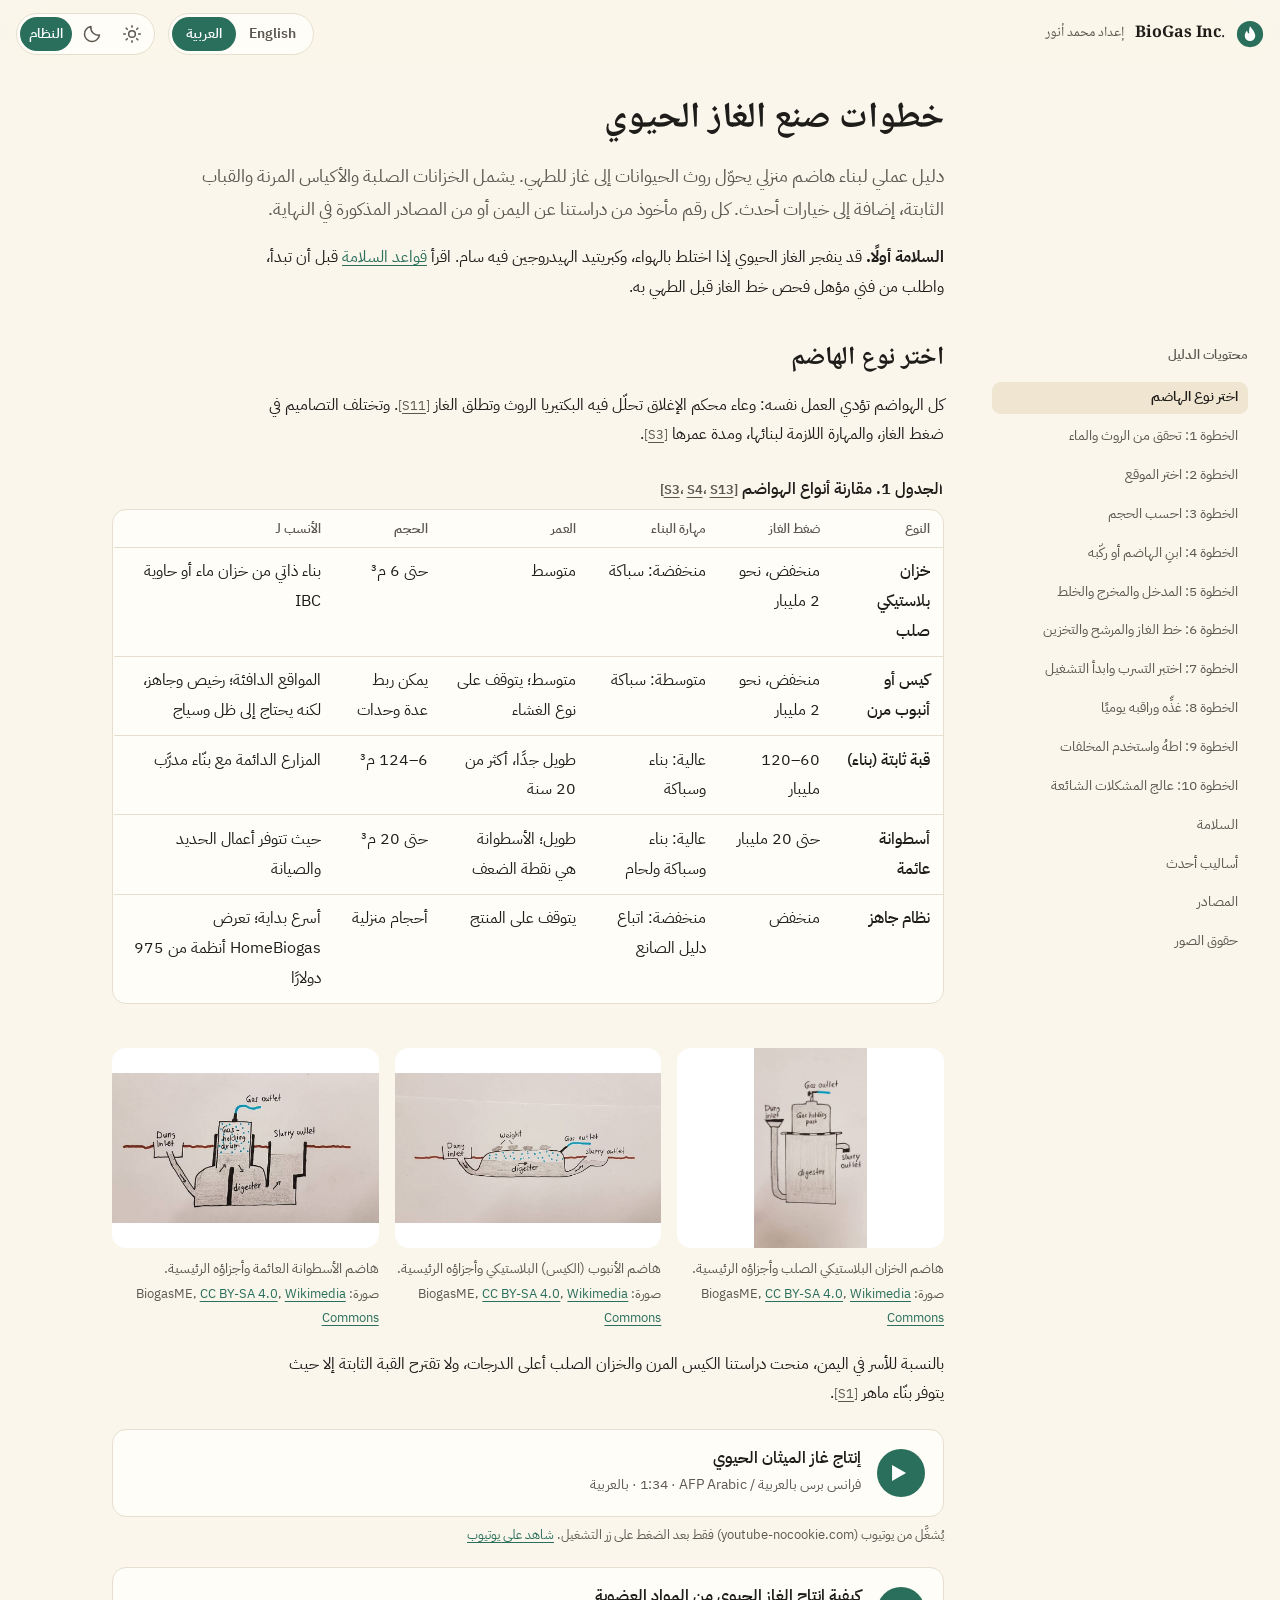
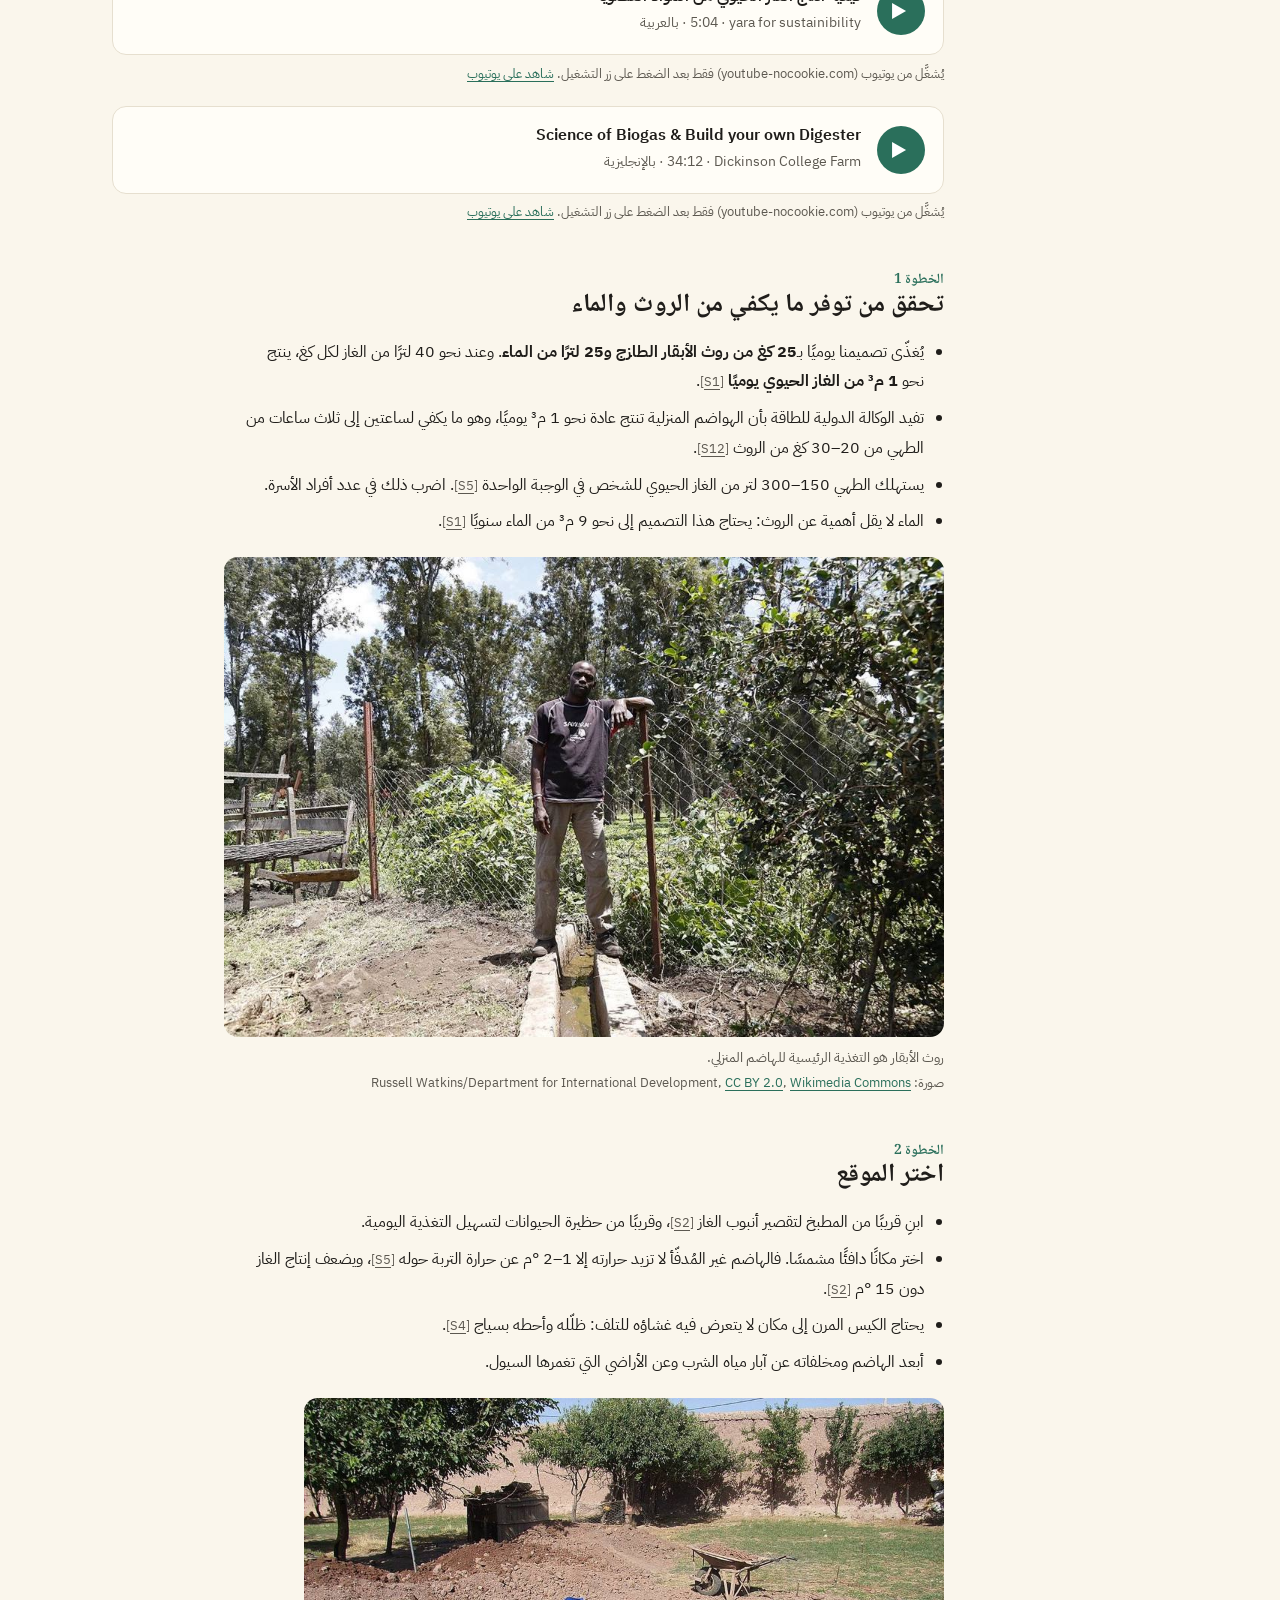
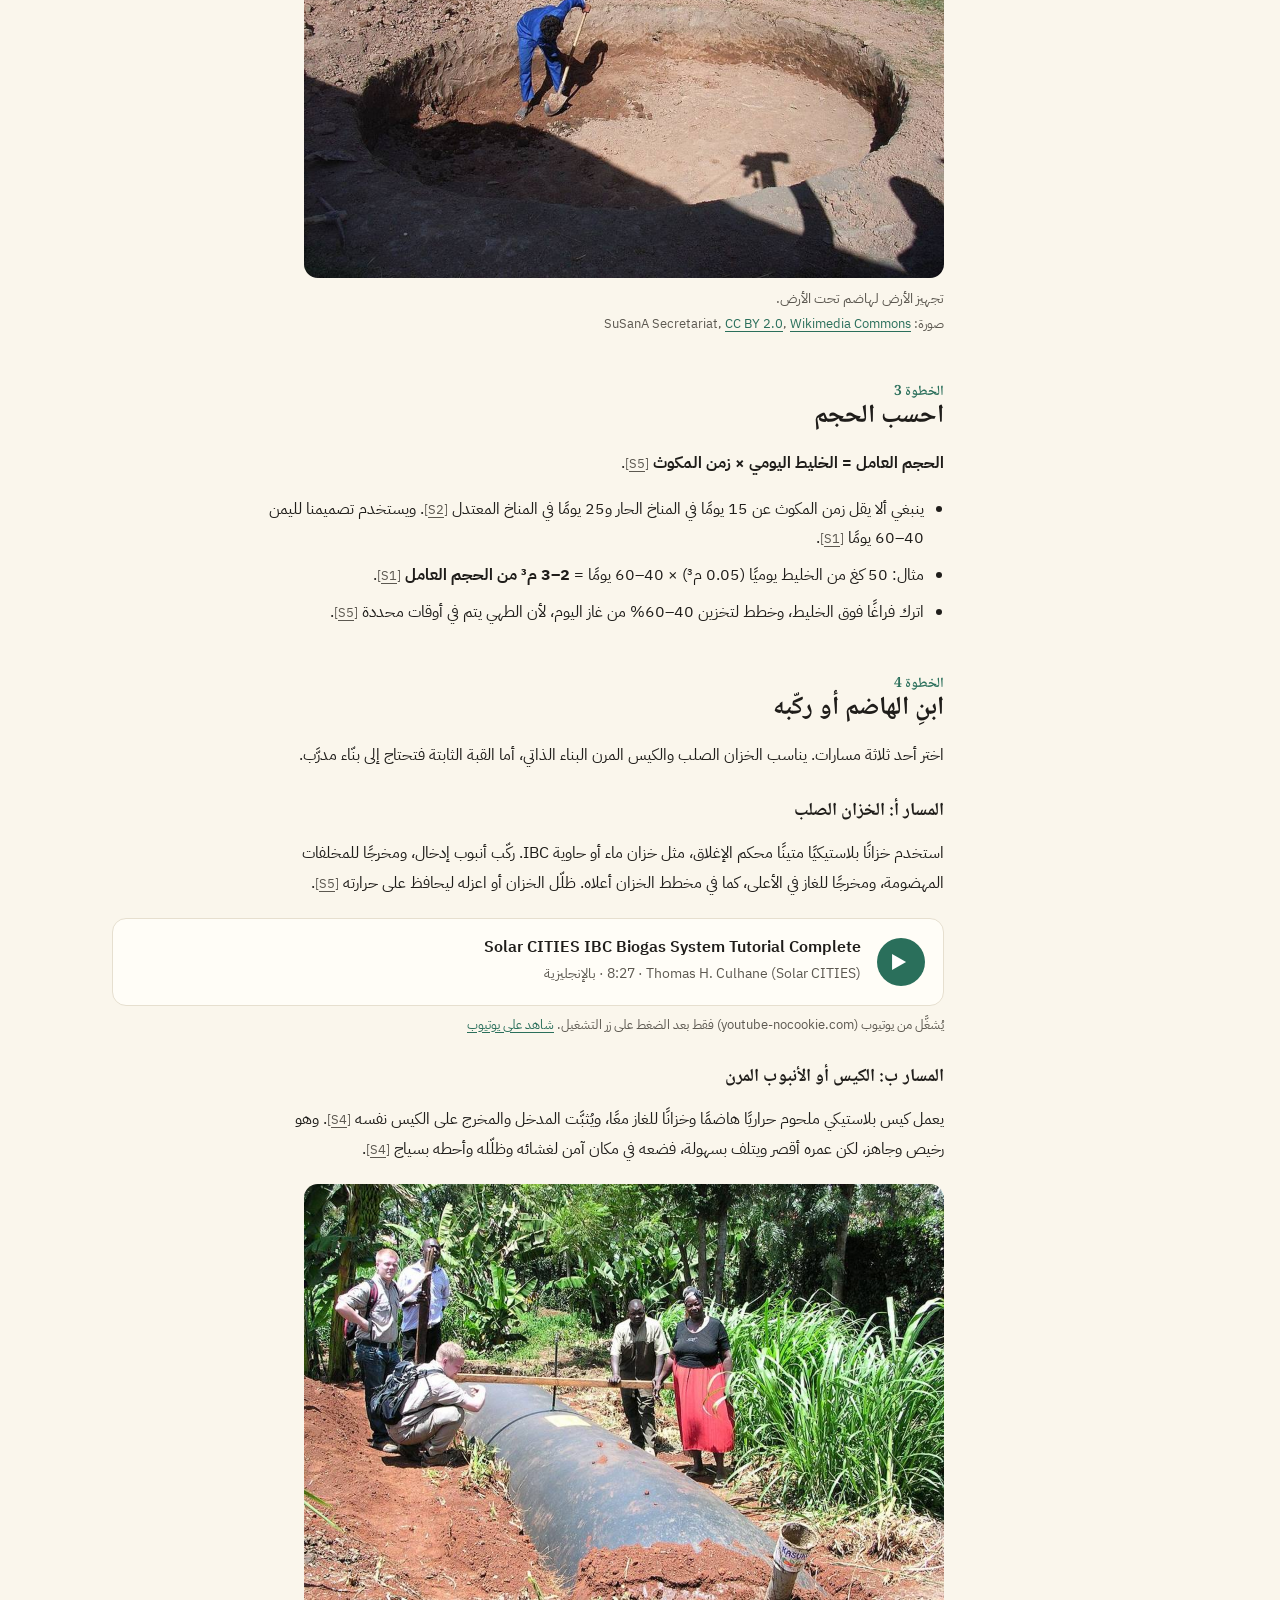
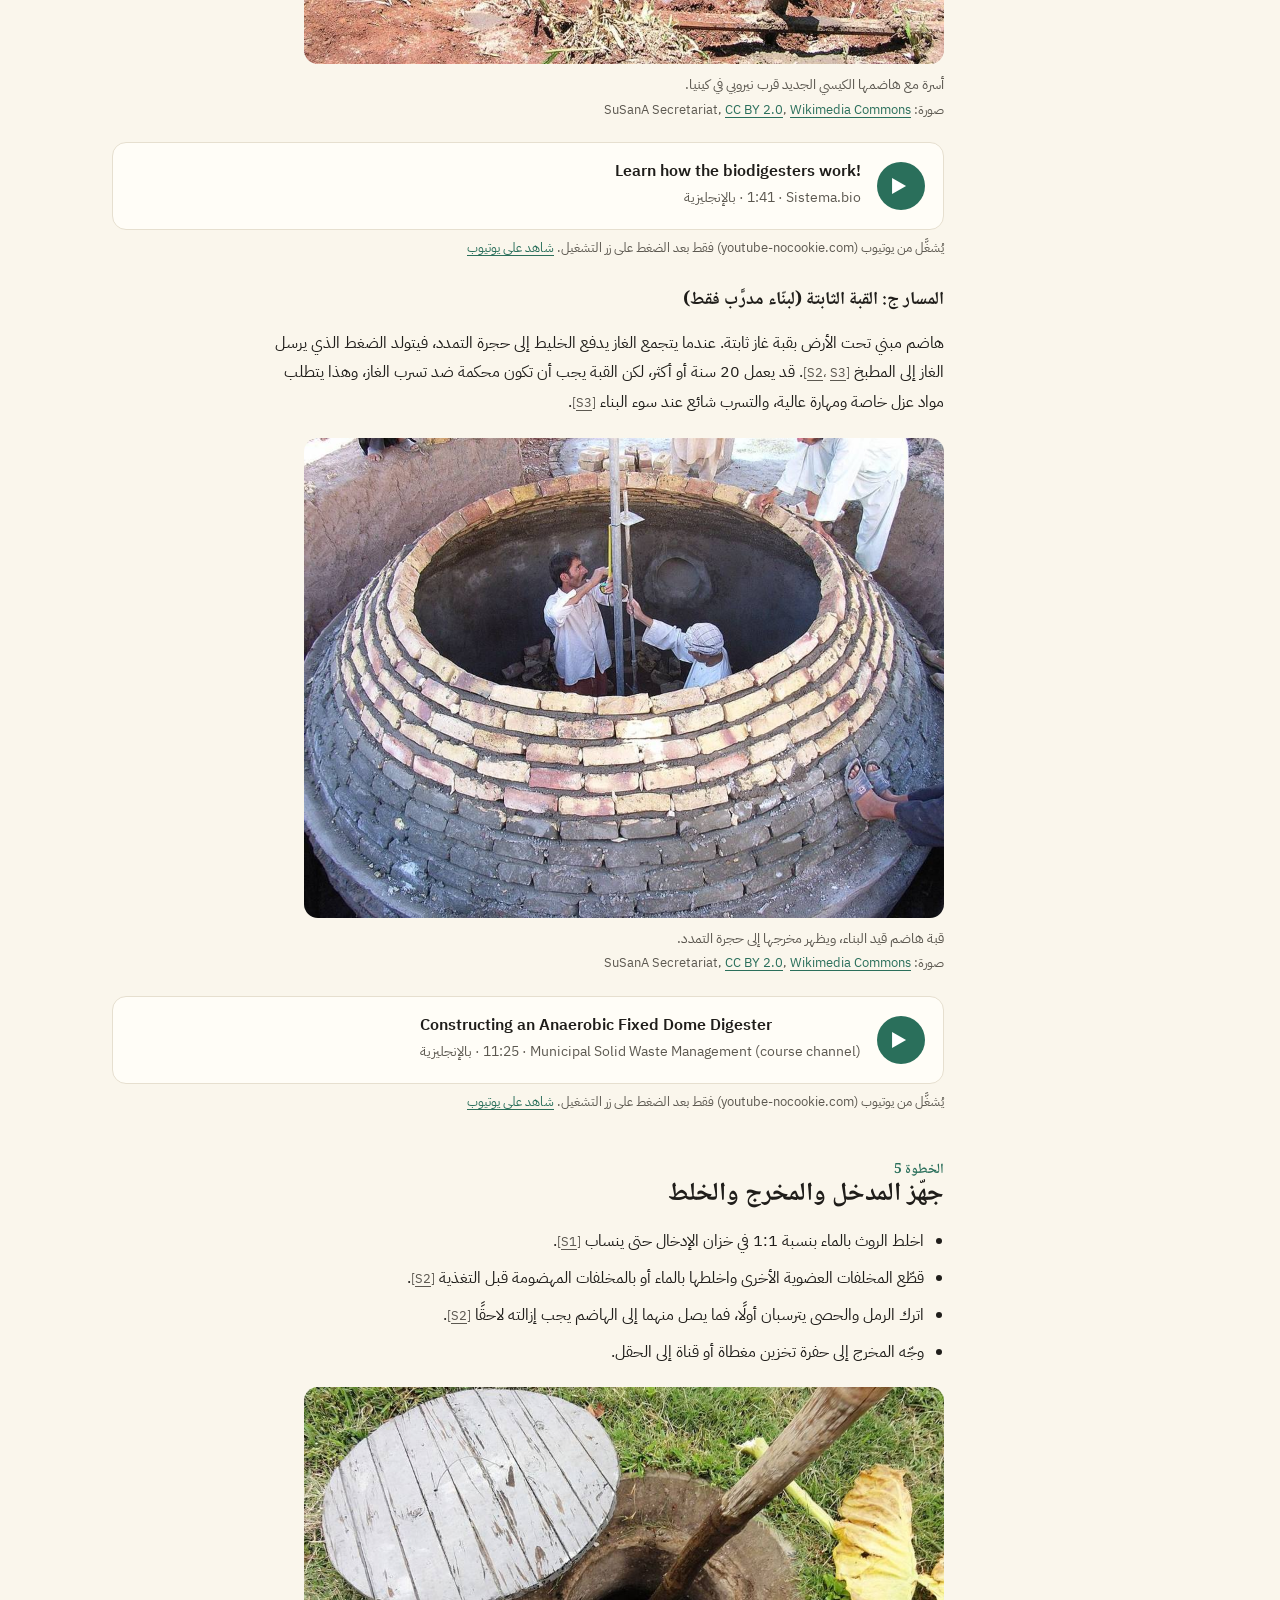
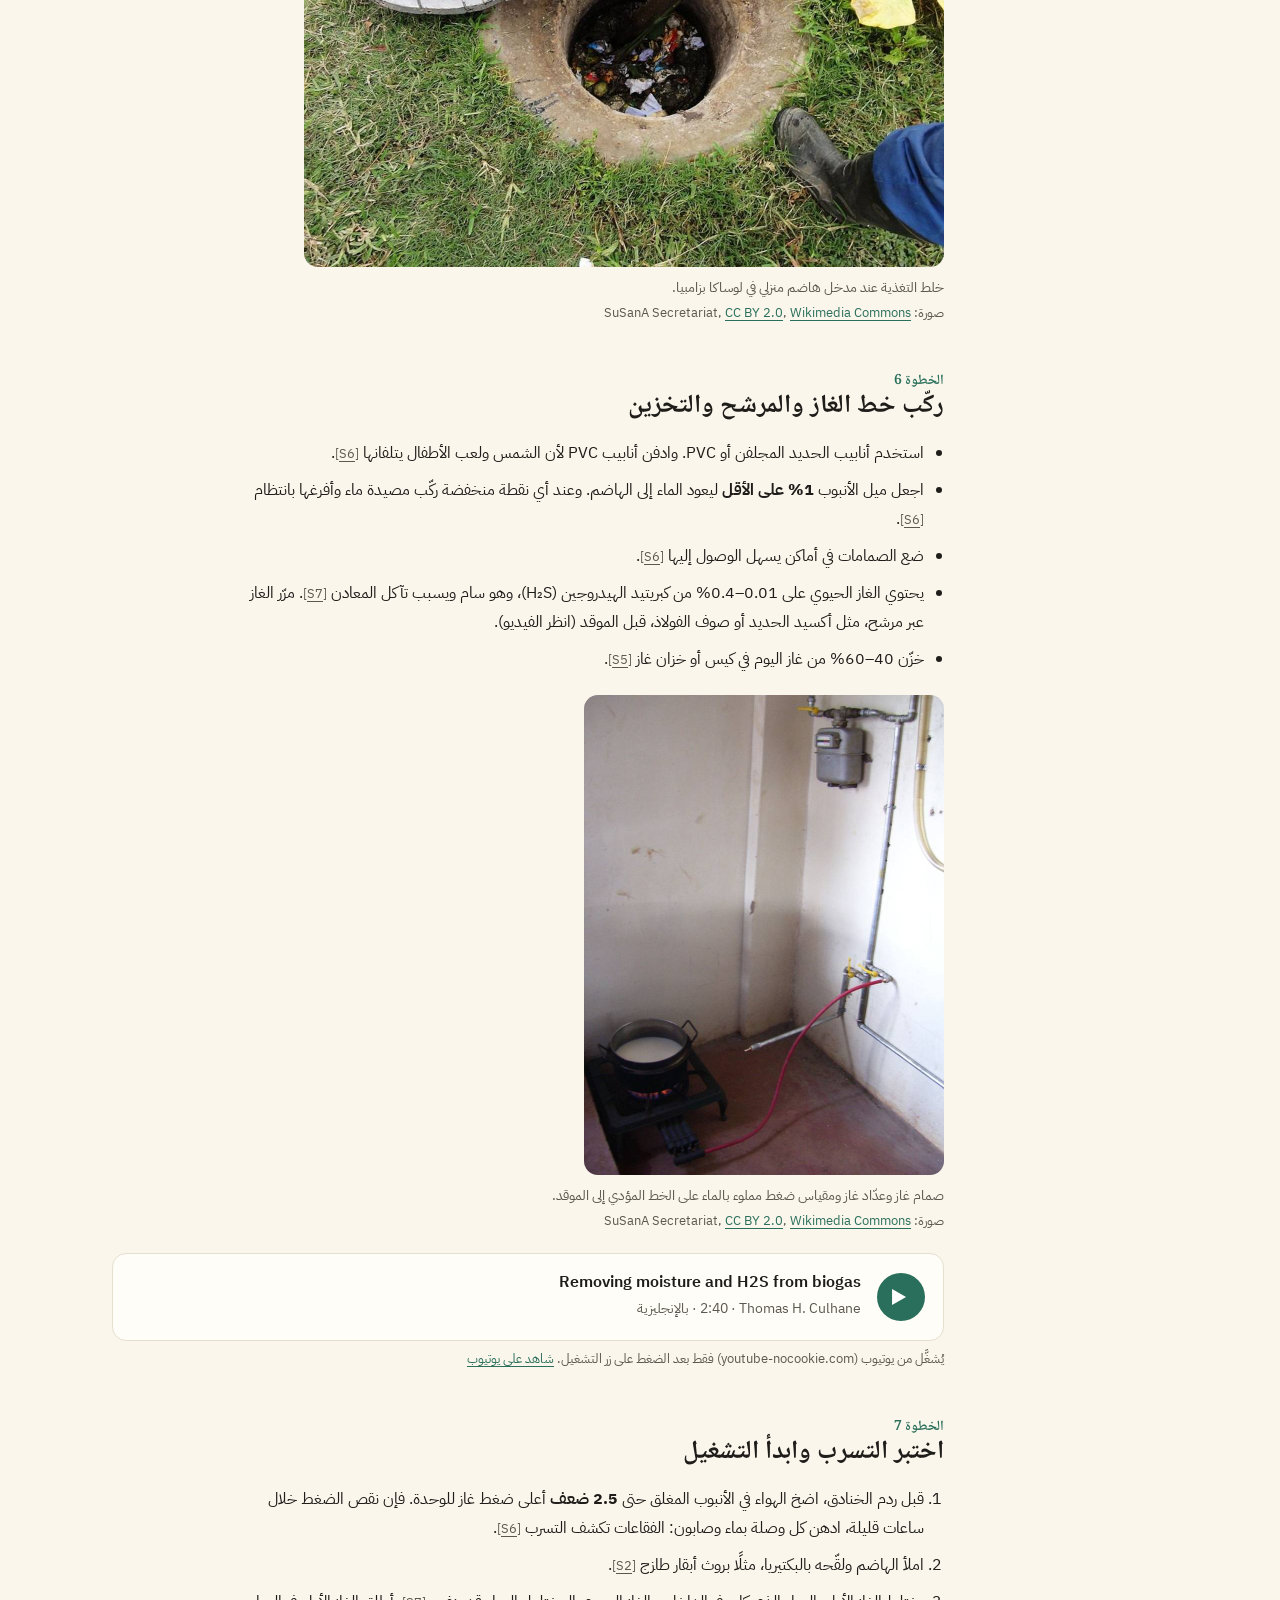
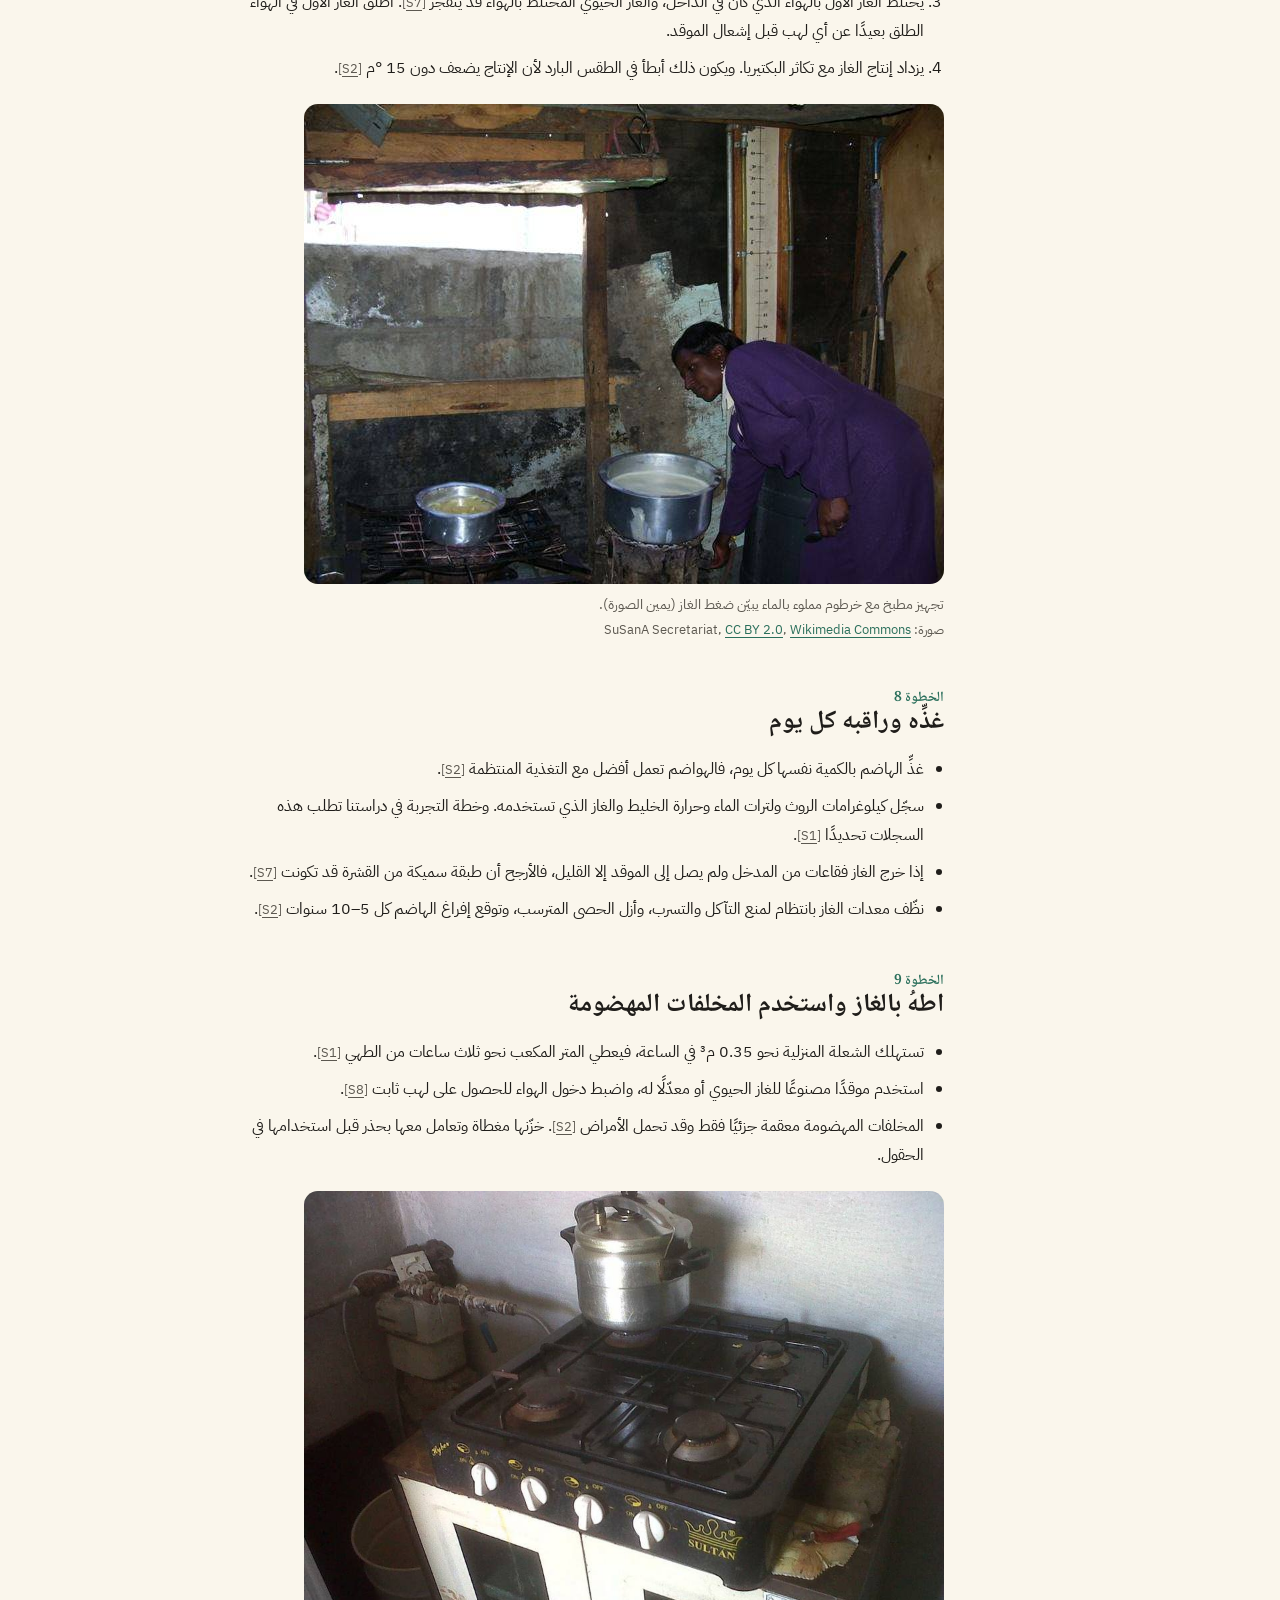
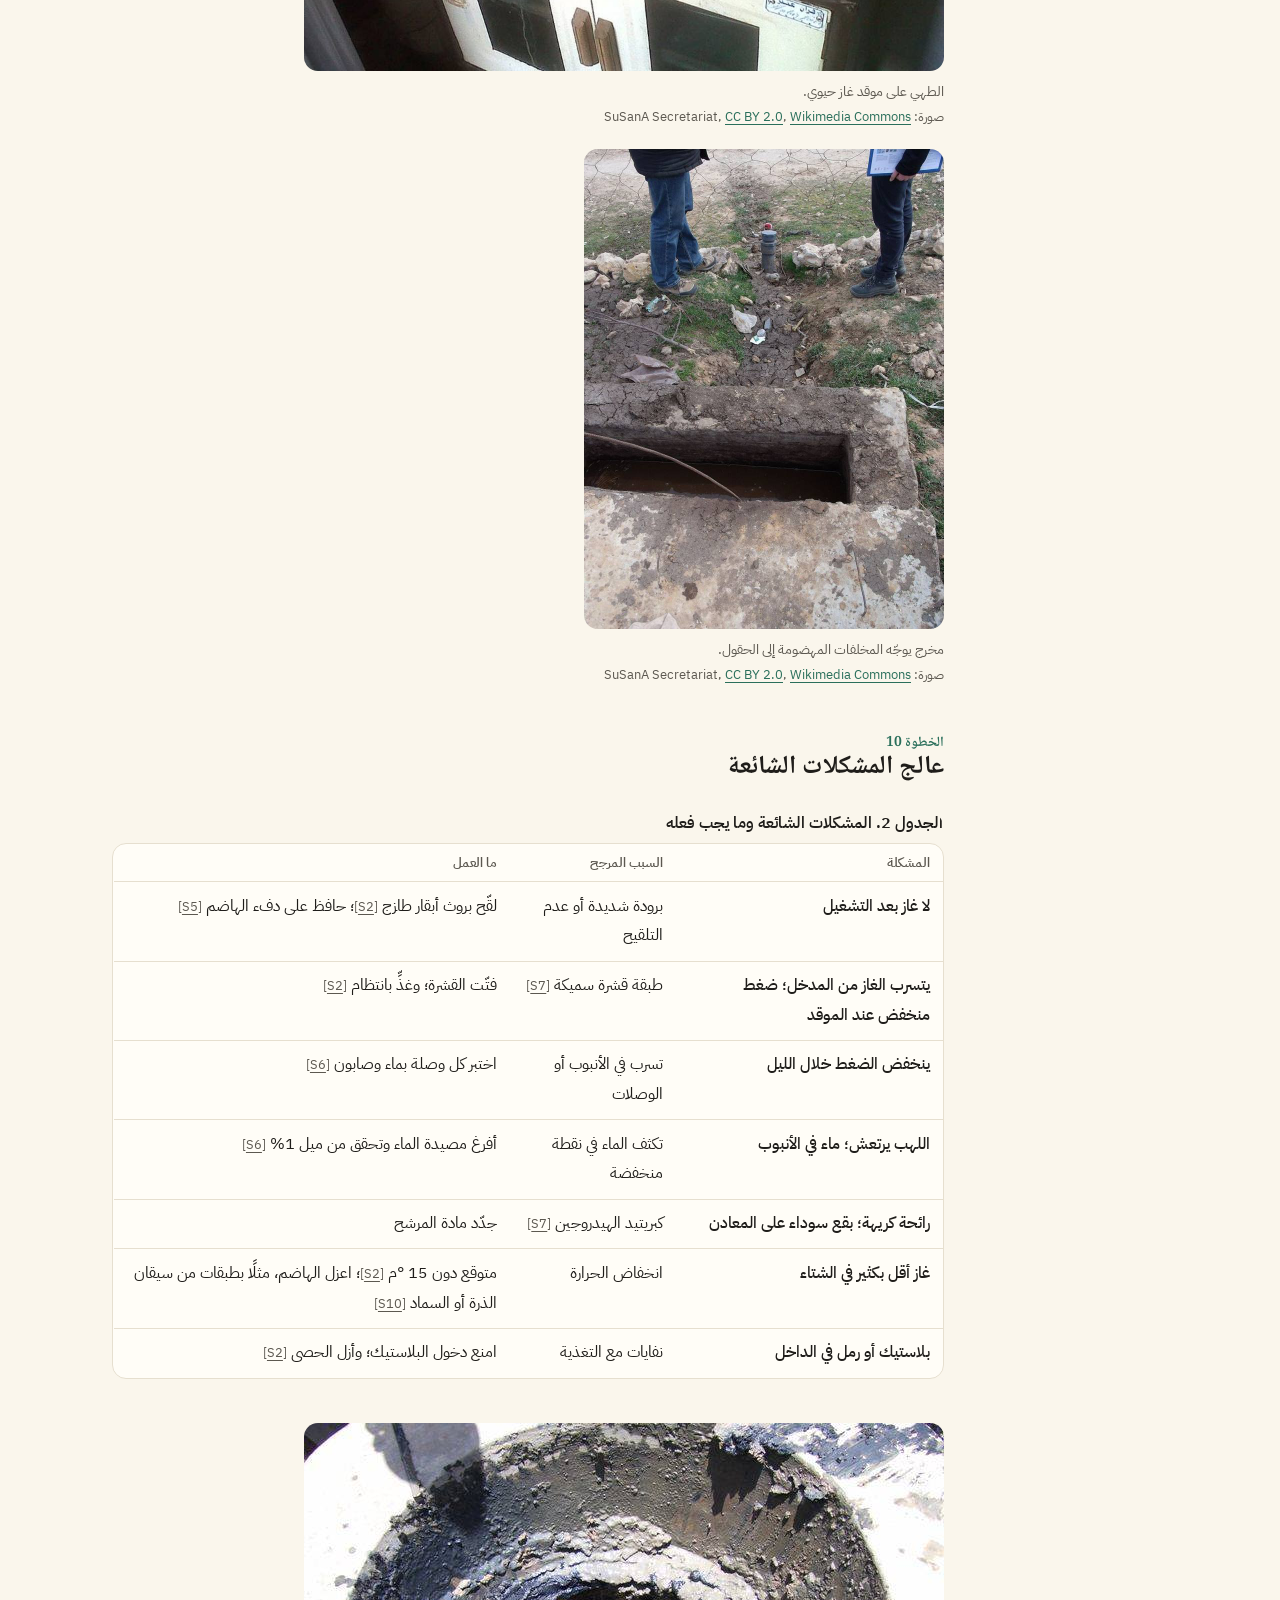
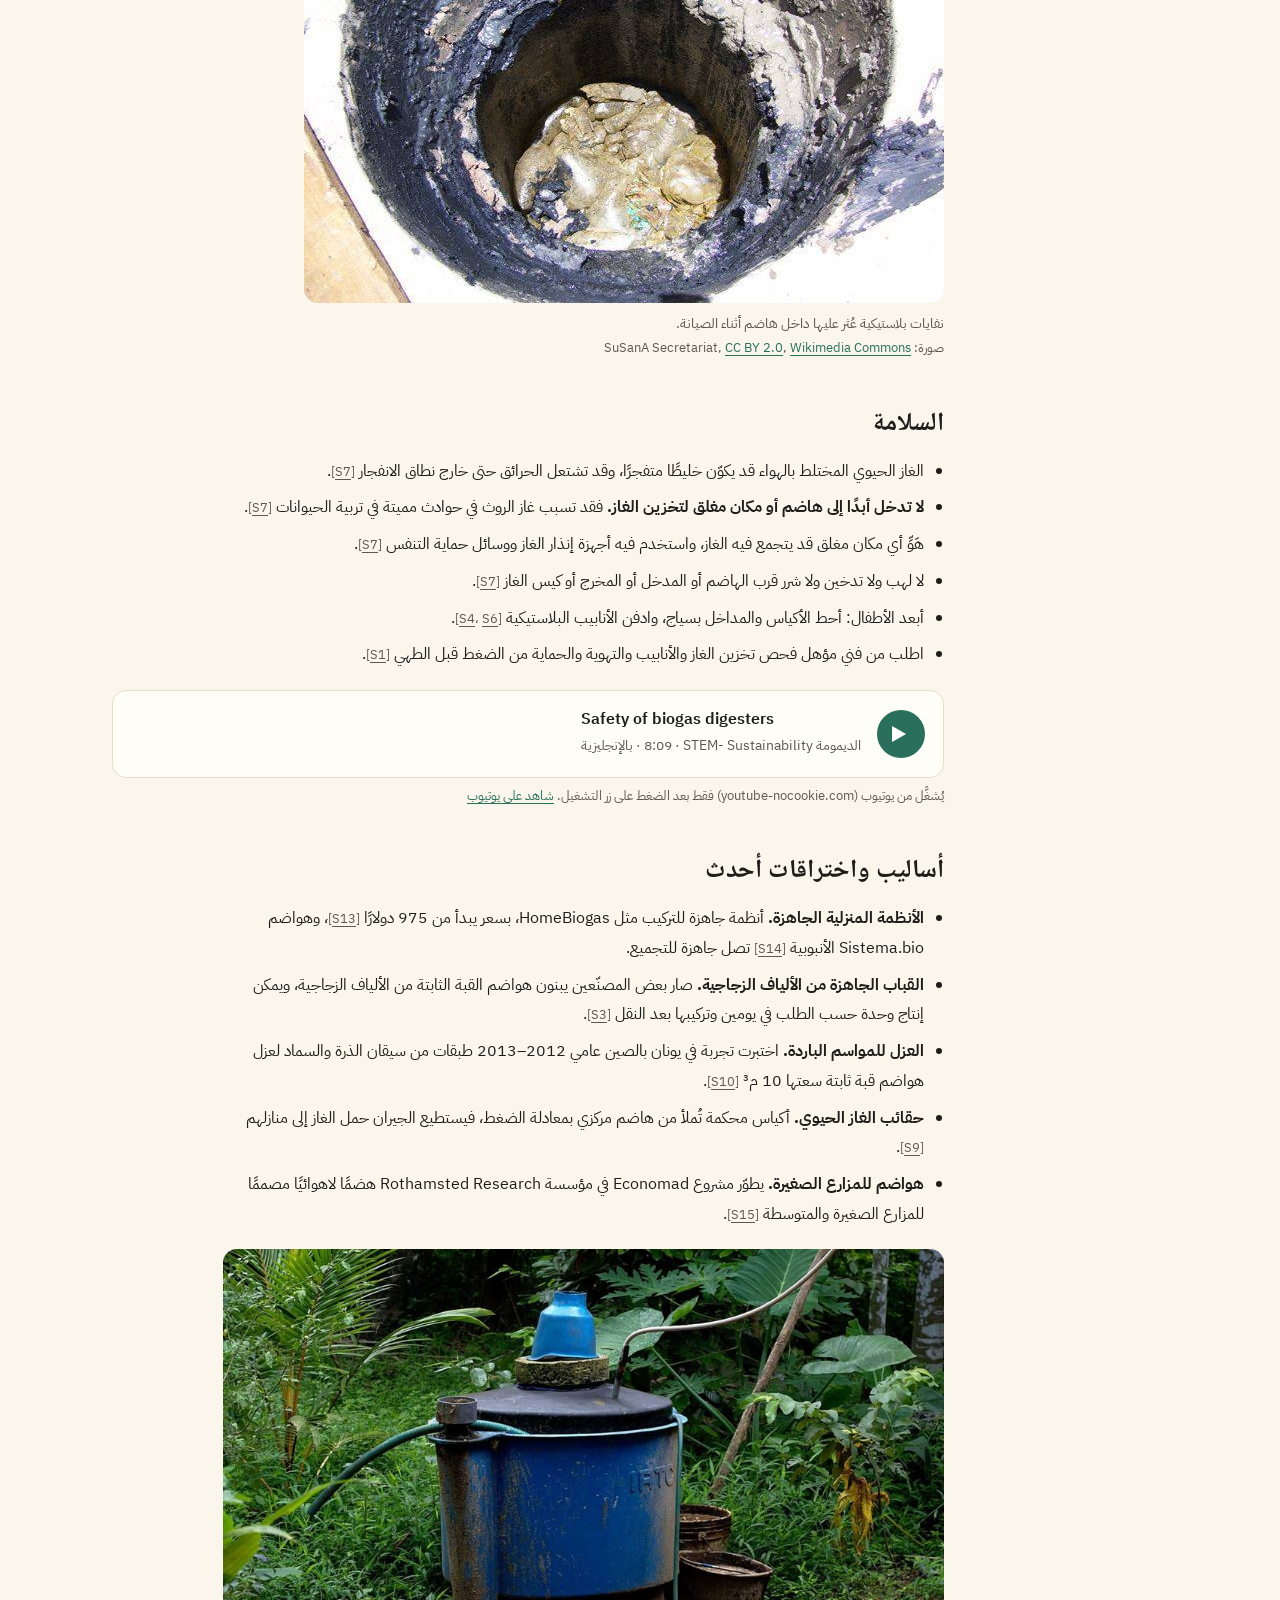
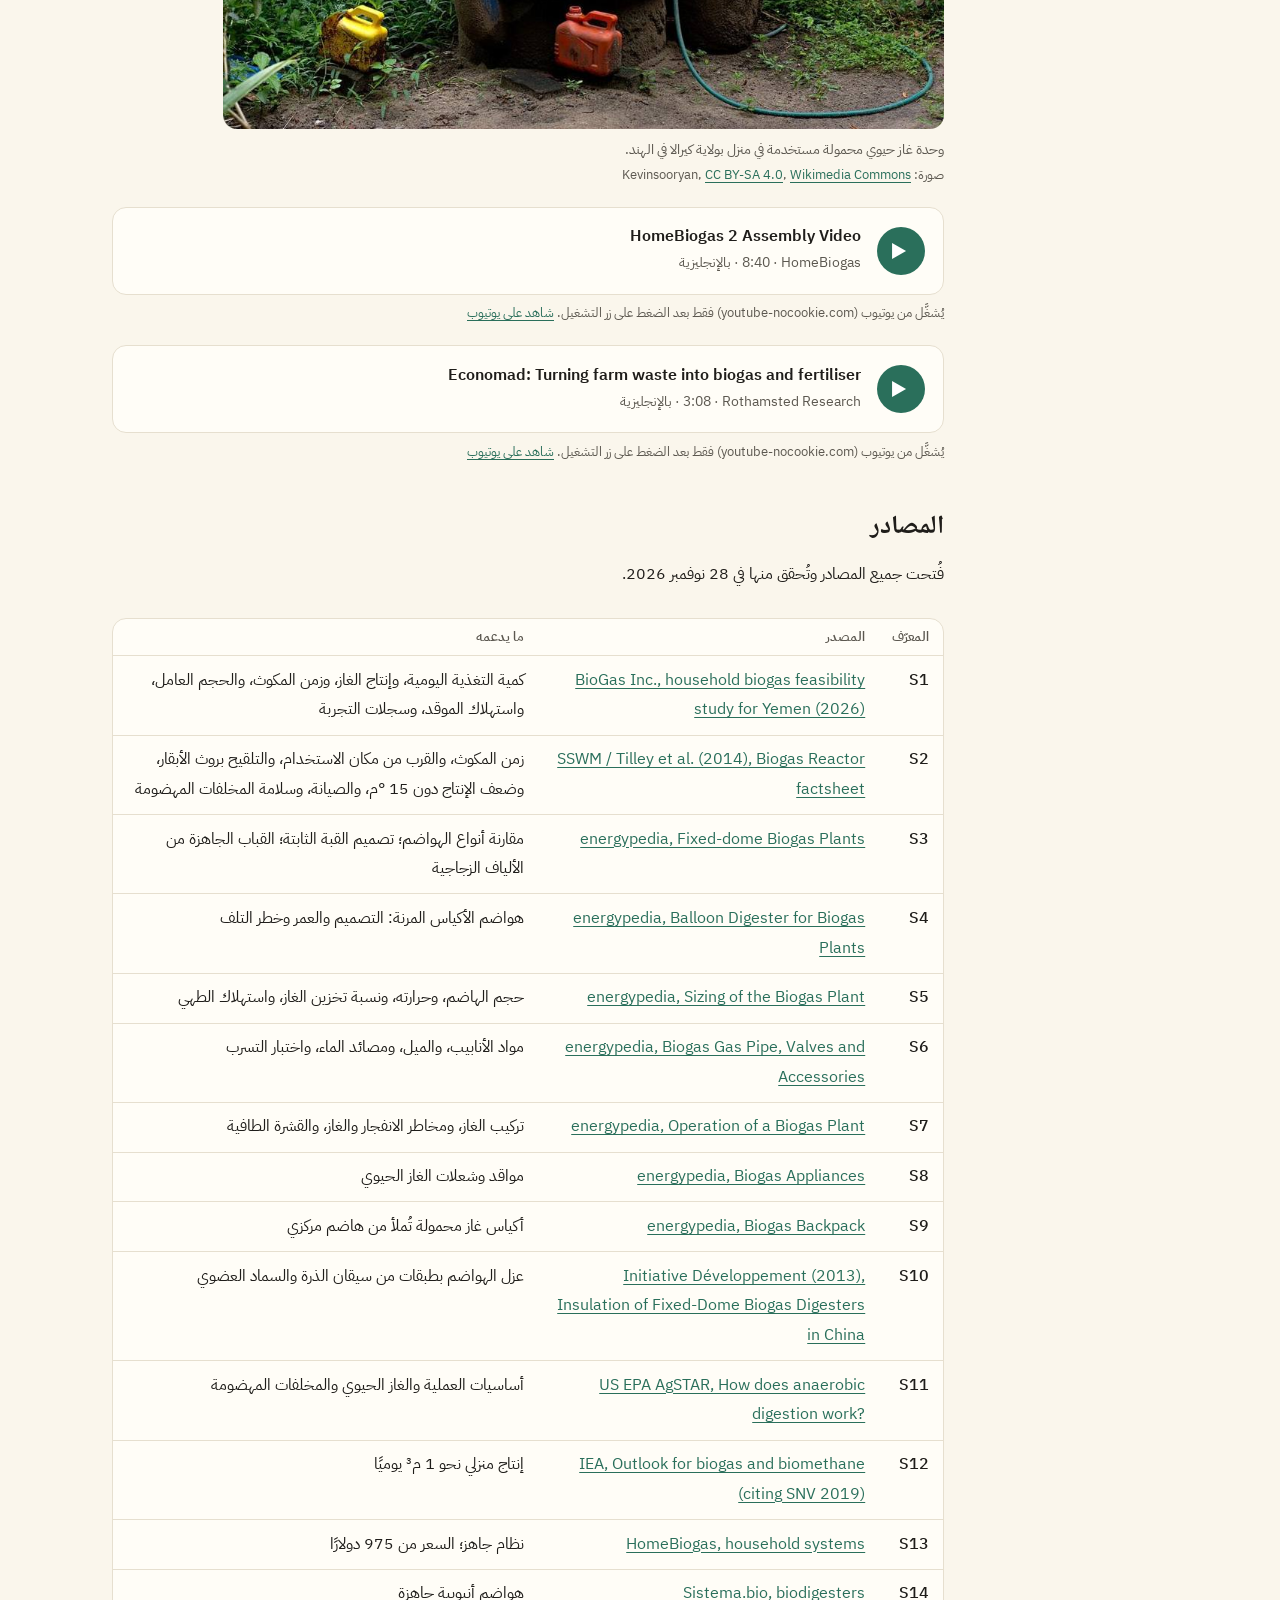
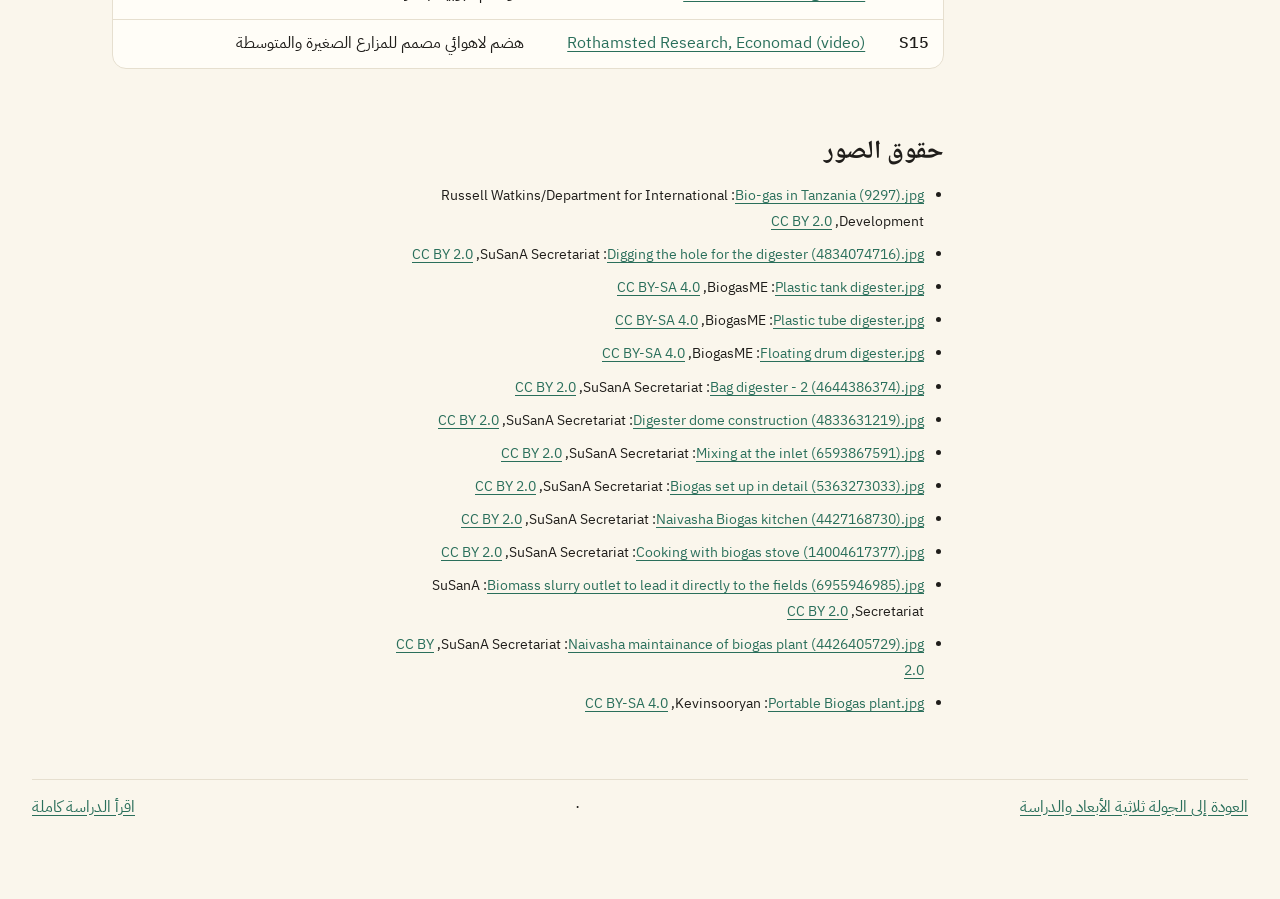
<file: steps-ar.html>
<!doctype html>
<html lang="ar" dir="rtl">
<head>
<meta charset="utf-8">
<meta name="viewport" content="width=device-width, initial-scale=1, viewport-fit=cover">
<title>خطوات صنع الغاز الحيوي · BioGas Inc.</title>
<meta name="description" content="دليل خطوة بخطوة لبناء هاضم منزلي للغاز الحيوي من الروث، مع صور وفيديوهات ومصادر.">
<link rel="icon" href="favicon.svg" type="image/svg+xml">
<link rel="stylesheet" href="https://fonts.googleapis.com/css2?family=IBM+Plex+Sans:wght@400;500;600&amp;family=IBM+Plex+Sans+Arabic:wght@400;500;600&amp;family=Noto+Naskh+Arabic:wght@500;600;700&amp;family=Readex+Pro:wght@500;600;700&amp;display=swap">
<link rel="stylesheet" href="theme.css">
<script src="theme.js"></script>
<link rel="alternate" hreflang="en" href="steps.html">
<link rel="stylesheet" href="research.css">
</head>
<body class="study-page steps-page">
<a class="skip-link" href="#guide">انتقل إلى الدليل</a>
<nav aria-label="BioGas Inc." class="topbar" dir="rtl">
<a class="brand" href="ar.html"><svg aria-hidden="true" height="28" viewBox="0 0 32 32" width="28"><circle cx="16" cy="16" fill="var(--accent)" r="15"></circle><path d="M16 7c3.5 4.2 6 7.6 6 11a6 6 0 0 1-12 0c0-2.2 1-4.2 2.6-6.1.3 2 1.3 3.3 2.7 3.8C14.6 12.6 15 9.6 16 7z" fill="var(--accent-ink)"></path></svg><b dir="ltr">BioGas Inc.</b><span>إعداد محمد أنور</span></a>
  <div class="theme-tools">
<div aria-label="Language / اللغة" class="lang" role="group">
<a href="steps.html" hreflang="en" lang="en">English</a>
<a href="steps-ar.html" hreflang="ar" lang="ar" aria-current="page">العربية</a>
</div>
    <div class="theme-control" id="site-theme" role="group" aria-label="مظهر الموقع" hidden>
      <button type="button" data-set-theme="light" aria-label="المظهر الفاتح" aria-pressed="false" title="المظهر الفاتح"><svg viewBox="0 0 24 24" aria-hidden="true" focusable="false"><circle cx="12" cy="12" r="4"/><path d="M12 2v2m0 16v2M2 12h2m16 0h2M5 5l1.4 1.4m11.2 11.2L19 19M19 5l-1.4 1.4M6.4 17.6 5 19"/></svg></button>
      <button type="button" data-set-theme="dark" aria-label="المظهر الداكن" aria-pressed="false" title="المظهر الداكن"><svg viewBox="0 0 24 24" aria-hidden="true" focusable="false"><path d="M20.9 13.3A9 9 0 0 1 10.7 3.1a9 9 0 1 0 10.2 10.2Z"/></svg></button>
      <button type="button" data-set-theme="system" aria-pressed="false">النظام</button>
    </div>
  </div>
</nav>
<main class="wrap study" id="guide">
<header class="study-head">
<h1>خطوات صنع الغاز الحيوي</h1>
<p class="lede">دليل عملي لبناء هاضم منزلي يحوّل روث الحيوانات إلى غاز للطهي. يشمل الخزانات الصلبة والأكياس المرنة والقباب الثابتة، إضافة إلى خيارات أحدث. كل رقم مأخوذ من دراستنا عن اليمن أو من المصادر المذكورة في النهاية.</p>
<p class="safety-first"><strong>السلامة أولًا.</strong> قد ينفجر الغاز الحيوي إذا اختلط بالهواء، وكبريتيد الهيدروجين فيه سام. اقرأ <a href="#safety">قواعد السلامة</a> قبل أن تبدأ، واطلب من فني مؤهل فحص خط الغاز قبل الطهي به.</p>
</header>
<div class="study-layout">
<details class="study-toc">
<summary>محتويات الدليل</summary>
<nav aria-label="محتويات الدليل"><ul>
<li><a href="#choose">اختر نوع الهاضم</a></li>
<li><a href="#feed">الخطوة 1: تحقق من الروث والماء</a></li>
<li><a href="#site">الخطوة 2: اختر الموقع</a></li>
<li><a href="#size">الخطوة 3: احسب الحجم</a></li>
<li><a href="#build">الخطوة 4: ابنِ الهاضم أو ركّبه</a></li>
<li><a href="#inlet">الخطوة 5: المدخل والمخرج والخلط</a></li>
<li><a href="#gas">الخطوة 6: خط الغاز والمرشح والتخزين</a></li>
<li><a href="#start">الخطوة 7: اختبر التسرب وابدأ التشغيل</a></li>
<li><a href="#daily">الخطوة 8: غذِّه وراقبه يوميًا</a></li>
<li><a href="#use">الخطوة 9: اطهُ واستخدم المخلفات</a></li>
<li><a href="#fix">الخطوة 10: عالج المشكلات الشائعة</a></li>
<li><a href="#safety">السلامة</a></li>
<li><a href="#new">أساليب أحدث</a></li>
<li><a href="#sources">المصادر</a></li>
<li><a href="#credits">حقوق الصور</a></li>
</ul></nav>
</details>
<article class="study-content" aria-label="خطوات صنع الغاز الحيوي">
<section class="study-section" aria-labelledby="choose"><h2 id="choose">اختر نوع الهاضم</h2>
<p>كل الهواضم تؤدي العمل نفسه: وعاء محكم الإغلاق تحلّل فيه البكتيريا الروث وتطلق الغاز <span class="cite">[<a href="#src-S11">S11</a>]</span>. وتختلف التصاميم في ضغط الغاز، والمهارة اللازمة لبنائها، ومدة عمرها <span class="cite">[<a href="#src-S3">S3</a>]</span>.</p>
<div class="table-scroll" role="region" tabindex="0" aria-label="الجدول 1. مقارنة أنواع الهواضم"><table>
<caption>الجدول 1. مقارنة أنواع الهواضم <span class="cite">[<a href="#src-S3">S3</a>، <a href="#src-S4">S4</a>، <a href="#src-S13">S13</a>]</span></caption>
<thead><tr><th scope="col">النوع</th><th scope="col">ضغط الغاز</th><th scope="col">مهارة البناء</th><th scope="col">العمر</th><th scope="col">الحجم</th><th scope="col">الأنسب لـ</th></tr></thead><tbody>
<tr><th scope="row">خزان بلاستيكي صلب</th><td>منخفض، نحو 2 مليبار</td><td>منخفضة: سباكة</td><td>متوسط</td><td>حتى 6 م³</td><td>بناء ذاتي من خزان ماء أو حاوية IBC</td></tr>
<tr><th scope="row">كيس أو أنبوب مرن</th><td>منخفض، نحو 2 مليبار</td><td>متوسطة: سباكة</td><td>متوسط؛ يتوقف على نوع الغشاء</td><td>يمكن ربط عدة وحدات</td><td>المواقع الدافئة؛ رخيص وجاهز، لكنه يحتاج إلى ظل وسياج</td></tr>
<tr><th scope="row">قبة ثابتة (بناء)</th><td>60–120 مليبار</td><td>عالية: بناء وسباكة</td><td>طويل جدًا، أكثر من 20 سنة</td><td>6–124 م³</td><td>المزارع الدائمة مع بنّاء مدرَّب</td></tr>
<tr><th scope="row">أسطوانة عائمة</th><td>حتى 20 مليبار</td><td>عالية: بناء وسباكة ولحام</td><td>طويل؛ الأسطوانة هي نقطة الضعف</td><td>حتى 20 م³</td><td>حيث تتوفر أعمال الحديد والصيانة</td></tr>
<tr><th scope="row">نظام جاهز</th><td>منخفض</td><td>منخفضة: اتباع دليل الصانع</td><td>يتوقف على المنتج</td><td>أحجام منزلية</td><td>أسرع بداية؛ تعرض HomeBiogas أنظمة من 975 دولارًا</td></tr>
</tbody></table></div>
<div class="fig-row"><figure class="step-figure"><img src="steps/img/tank.jpg" width="540" height="960" alt="هاضم الخزان البلاستيكي الصلب وأجزاؤه الرئيسية." loading="lazy" decoding="async"><figcaption>هاضم الخزان البلاستيكي الصلب وأجزاؤه الرئيسية. <span class="credit">صورة: BiogasME, <a href="https://creativecommons.org/licenses/by-sa/4.0" rel="license">CC BY-SA 4.0</a>, <a href="https://commons.wikimedia.org/wiki/File:Plastic_tank_digester.jpg">Wikimedia Commons</a></span></figcaption></figure><figure class="step-figure"><img src="steps/img/tube.jpg" width="960" height="540" alt="هاضم الأنبوب (الكيس) البلاستيكي وأجزاؤه الرئيسية." loading="lazy" decoding="async"><figcaption>هاضم الأنبوب (الكيس) البلاستيكي وأجزاؤه الرئيسية. <span class="credit">صورة: BiogasME, <a href="https://creativecommons.org/licenses/by-sa/4.0" rel="license">CC BY-SA 4.0</a>, <a href="https://commons.wikimedia.org/wiki/File:Plastic_tube_digester.jpg">Wikimedia Commons</a></span></figcaption></figure><figure class="step-figure"><img src="steps/img/drum.jpg" width="960" height="540" alt="هاضم الأسطوانة العائمة وأجزاؤه الرئيسية." loading="lazy" decoding="async"><figcaption>هاضم الأسطوانة العائمة وأجزاؤه الرئيسية. <span class="credit">صورة: BiogasME, <a href="https://creativecommons.org/licenses/by-sa/4.0" rel="license">CC BY-SA 4.0</a>, <a href="https://commons.wikimedia.org/wiki/File:Floating_drum_digester.jpg">Wikimedia Commons</a></span></figcaption></figure></div>
<p>بالنسبة للأسر في اليمن، منحت دراستنا الكيس المرن والخزان الصلب أعلى الدرجات، ولا تقترح القبة الثابتة إلا حيث يتوفر بنّاء ماهر <span class="cite">[<a href="#src-S1">S1</a>]</span>.</p>
<div class="video" data-id="YvuN0RLw7TI" data-title="إنتاج غاز الميثان الحيوي"><button type="button" class="video-play" aria-label="تشغيل الفيديو: إنتاج غاز الميثان الحيوي"><span class="play-icon" aria-hidden="true"></span><span class="video-meta"><b lang="ar" dir="auto">إنتاج غاز الميثان الحيوي</b><span><bdi>AFP Arabic / فرانس برس بالعربية</bdi> · 1:34 · بالعربية</span></span></button><p class="video-note">يُشغَّل من يوتيوب (youtube-nocookie.com) فقط بعد الضغط على زر التشغيل. <a href="https://www.youtube.com/watch?v=YvuN0RLw7TI">شاهد على يوتيوب</a></p></div><div class="video" data-id="mskeK2jV4aI" data-title="كيفية انتاج الغاز الحيوي من المواد العضوية"><button type="button" class="video-play" aria-label="تشغيل الفيديو: كيفية انتاج الغاز الحيوي من المواد العضوية"><span class="play-icon" aria-hidden="true"></span><span class="video-meta"><b lang="ar" dir="auto">كيفية انتاج الغاز الحيوي من المواد العضوية</b><span><bdi>yara for sustainibility</bdi> · 5:04 · بالعربية</span></span></button><p class="video-note">يُشغَّل من يوتيوب (youtube-nocookie.com) فقط بعد الضغط على زر التشغيل. <a href="https://www.youtube.com/watch?v=mskeK2jV4aI">شاهد على يوتيوب</a></p></div><div class="video" data-id="YvQAg838xGs" data-title="Science of Biogas &amp; Build your own Digester"><button type="button" class="video-play" aria-label="تشغيل الفيديو: Science of Biogas &amp; Build your own Digester"><span class="play-icon" aria-hidden="true"></span><span class="video-meta"><b lang="en" dir="auto">Science of Biogas &amp; Build your own Digester</b><span><bdi>Dickinson College Farm</bdi> · 34:12 · بالإنجليزية</span></span></button><p class="video-note">يُشغَّل من يوتيوب (youtube-nocookie.com) فقط بعد الضغط على زر التشغيل. <a href="https://www.youtube.com/watch?v=YvQAg838xGs">شاهد على يوتيوب</a></p></div>
</section>
<section class="study-section" aria-labelledby="feed"><h2 id="feed"><span class="step-num">الخطوة 1</span> تحقق من توفر ما يكفي من الروث والماء</h2>
<ul><li>يُغذّى تصميمنا يوميًا بـ<strong>25 كغ من روث الأبقار الطازج و25 لترًا من الماء</strong>. وعند نحو 40 لترًا من الغاز لكل كغ، ينتج نحو <strong>1 م³ من الغاز الحيوي يوميًا</strong> <span class="cite">[<a href="#src-S1">S1</a>]</span>.</li><li>تفيد الوكالة الدولية للطاقة بأن الهواضم المنزلية تنتج عادة نحو 1 م³ يوميًا، وهو ما يكفي لساعتين إلى ثلاث ساعات من الطهي من 20–30 كغ من الروث <span class="cite">[<a href="#src-S12">S12</a>]</span>.</li><li>يستهلك الطهي 150–300 لتر من الغاز الحيوي للشخص في الوجبة الواحدة <span class="cite">[<a href="#src-S5">S5</a>]</span>. اضرب ذلك في عدد أفراد الأسرة.</li><li>الماء لا يقل أهمية عن الروث: يحتاج هذا التصميم إلى نحو 9 م³ من الماء سنويًا <span class="cite">[<a href="#src-S1">S1</a>]</span>.</li></ul>
<figure class="step-figure"><img src="steps/img/feed.jpg" width="960" height="640" alt="روث الأبقار هو التغذية الرئيسية للهاضم المنزلي." loading="lazy" decoding="async"><figcaption>روث الأبقار هو التغذية الرئيسية للهاضم المنزلي. <span class="credit">صورة: Russell Watkins/Department for International Development, <a href="https://creativecommons.org/licenses/by/2.0" rel="license">CC BY 2.0</a>, <a href="https://commons.wikimedia.org/wiki/File:Bio-gas_in_Tanzania_(9297).jpg">Wikimedia Commons</a></span></figcaption></figure>
</section>
<section class="study-section" aria-labelledby="site"><h2 id="site"><span class="step-num">الخطوة 2</span> اختر الموقع</h2>
<ul><li>ابنِ قريبًا من المطبخ لتقصير أنبوب الغاز <span class="cite">[<a href="#src-S2">S2</a>]</span>، وقريبًا من حظيرة الحيوانات لتسهيل التغذية اليومية.</li><li>اختر مكانًا دافئًا مشمسًا. فالهاضم غير المُدفّأ لا تزيد حرارته إلا 1–2 °م عن حرارة التربة حوله <span class="cite">[<a href="#src-S5">S5</a>]</span>، ويضعف إنتاج الغاز دون 15 °م <span class="cite">[<a href="#src-S2">S2</a>]</span>.</li><li>يحتاج الكيس المرن إلى مكان لا يتعرض فيه غشاؤه للتلف: ظلّله وأحطه بسياج <span class="cite">[<a href="#src-S4">S4</a>]</span>.</li><li>أبعد الهاضم ومخلفاته عن آبار مياه الشرب وعن الأراضي التي تغمرها السيول.</li></ul>
<figure class="step-figure"><img src="steps/img/site.jpg" width="960" height="720" alt="تجهيز الأرض لهاضم تحت الأرض." loading="lazy" decoding="async"><figcaption>تجهيز الأرض لهاضم تحت الأرض. <span class="credit">صورة: SuSanA Secretariat, <a href="https://creativecommons.org/licenses/by/2.0" rel="license">CC BY 2.0</a>, <a href="https://commons.wikimedia.org/wiki/File:Digging_the_hole_for_the_digester_(4834074716).jpg">Wikimedia Commons</a></span></figcaption></figure>
</section>
<section class="study-section" aria-labelledby="size"><h2 id="size"><span class="step-num">الخطوة 3</span> احسب الحجم</h2>
<p><strong>الحجم العامل = الخليط اليومي × زمن المكوث</strong> <span class="cite">[<a href="#src-S5">S5</a>]</span>.</p>
<ul><li>ينبغي ألا يقل زمن المكوث عن 15 يومًا في المناخ الحار و25 يومًا في المناخ المعتدل <span class="cite">[<a href="#src-S2">S2</a>]</span>. ويستخدم تصميمنا لليمن 40–60 يومًا <span class="cite">[<a href="#src-S1">S1</a>]</span>.</li><li>مثال: 50 كغ من الخليط يوميًا (0.05 م³) × 40–60 يومًا = <strong>2–3 م³ من الحجم العامل</strong> <span class="cite">[<a href="#src-S1">S1</a>]</span>.</li><li>اترك فراغًا فوق الخليط، وخطط لتخزين 40–60% من غاز اليوم، لأن الطهي يتم في أوقات محددة <span class="cite">[<a href="#src-S5">S5</a>]</span>.</li></ul>
</section>
<section class="study-section" aria-labelledby="build"><h2 id="build"><span class="step-num">الخطوة 4</span> ابنِ الهاضم أو ركّبه</h2>
<p>اختر أحد ثلاثة مسارات. يناسب الخزان الصلب والكيس المرن البناء الذاتي، أما القبة الثابتة فتحتاج إلى بنّاء مدرَّب.</p>
<h3>المسار أ: الخزان الصلب</h3>
<p>استخدم خزانًا بلاستيكيًا متينًا محكم الإغلاق، مثل خزان ماء أو حاوية IBC. ركّب أنبوب إدخال، ومخرجًا للمخلفات المهضومة، ومخرجًا للغاز في الأعلى، كما في مخطط الخزان أعلاه. ظلّل الخزان أو اعزله ليحافظ على حرارته <span class="cite">[<a href="#src-S5">S5</a>]</span>.</p>
<div class="video" data-id="Cwm5Rm8uIsk" data-title="Solar CITIES IBC Biogas System Tutorial Complete"><button type="button" class="video-play" aria-label="تشغيل الفيديو: Solar CITIES IBC Biogas System Tutorial Complete"><span class="play-icon" aria-hidden="true"></span><span class="video-meta"><b lang="en" dir="auto">Solar CITIES IBC Biogas System Tutorial Complete</b><span><bdi>Thomas H. Culhane (Solar CITIES)</bdi> · 8:27 · بالإنجليزية</span></span></button><p class="video-note">يُشغَّل من يوتيوب (youtube-nocookie.com) فقط بعد الضغط على زر التشغيل. <a href="https://www.youtube.com/watch?v=Cwm5Rm8uIsk">شاهد على يوتيوب</a></p></div>
<h3>المسار ب: الكيس أو الأنبوب المرن</h3>
<p>يعمل كيس بلاستيكي ملحوم حراريًا هاضمًا وخزانًا للغاز معًا، ويُثبَّت المدخل والمخرج على الكيس نفسه <span class="cite">[<a href="#src-S4">S4</a>]</span>. وهو رخيص وجاهز، لكن عمره أقصر ويتلف بسهولة، فضعه في مكان آمن لغشائه وظلّله وأحطه بسياج <span class="cite">[<a href="#src-S4">S4</a>]</span>.</p>
<figure class="step-figure"><img src="steps/img/bag.jpg" width="960" height="720" alt="أسرة مع هاضمها الكيسي الجديد قرب نيروبي في كينيا." loading="lazy" decoding="async"><figcaption>أسرة مع هاضمها الكيسي الجديد قرب نيروبي في كينيا. <span class="credit">صورة: SuSanA Secretariat, <a href="https://creativecommons.org/licenses/by/2.0" rel="license">CC BY 2.0</a>, <a href="https://commons.wikimedia.org/wiki/File:Bag_digester_-_2_(4644386374).jpg">Wikimedia Commons</a></span></figcaption></figure>
<div class="video" data-id="oPYofHkaCtM" data-title="Learn how the biodigesters work!"><button type="button" class="video-play" aria-label="تشغيل الفيديو: Learn how the biodigesters work!"><span class="play-icon" aria-hidden="true"></span><span class="video-meta"><b lang="en" dir="auto">Learn how the biodigesters work!</b><span><bdi>Sistema.bio</bdi> · 1:41 · بالإنجليزية</span></span></button><p class="video-note">يُشغَّل من يوتيوب (youtube-nocookie.com) فقط بعد الضغط على زر التشغيل. <a href="https://www.youtube.com/watch?v=oPYofHkaCtM">شاهد على يوتيوب</a></p></div>
<h3>المسار ج: القبة الثابتة (لبنّاء مدرَّب فقط)</h3>
<p>هاضم مبني تحت الأرض بقبة غاز ثابتة. عندما يتجمع الغاز يدفع الخليط إلى حجرة التمدد، فيتولد الضغط الذي يرسل الغاز إلى المطبخ <span class="cite">[<a href="#src-S2">S2</a>، <a href="#src-S3">S3</a>]</span>. قد يعمل 20 سنة أو أكثر، لكن القبة يجب أن تكون محكمة ضد تسرب الغاز، وهذا يتطلب مواد عزل خاصة ومهارة عالية، والتسرب شائع عند سوء البناء <span class="cite">[<a href="#src-S3">S3</a>]</span>.</p>
<figure class="step-figure"><img src="steps/img/dome.jpg" width="960" height="720" alt="قبة هاضم قيد البناء، ويظهر مخرجها إلى حجرة التمدد." loading="lazy" decoding="async"><figcaption>قبة هاضم قيد البناء، ويظهر مخرجها إلى حجرة التمدد. <span class="credit">صورة: SuSanA Secretariat, <a href="https://creativecommons.org/licenses/by/2.0" rel="license">CC BY 2.0</a>, <a href="https://commons.wikimedia.org/wiki/File:Digester_dome_construction_(4833631219).jpg">Wikimedia Commons</a></span></figcaption></figure>
<div class="video" data-id="OYwUx5eOYEw" data-title="Constructing an Anaerobic Fixed Dome Digester"><button type="button" class="video-play" aria-label="تشغيل الفيديو: Constructing an Anaerobic Fixed Dome Digester"><span class="play-icon" aria-hidden="true"></span><span class="video-meta"><b lang="en" dir="auto">Constructing an Anaerobic Fixed Dome Digester</b><span><bdi>Municipal Solid Waste Management (course channel)</bdi> · 11:25 · بالإنجليزية</span></span></button><p class="video-note">يُشغَّل من يوتيوب (youtube-nocookie.com) فقط بعد الضغط على زر التشغيل. <a href="https://www.youtube.com/watch?v=OYwUx5eOYEw">شاهد على يوتيوب</a></p></div>
</section>
<section class="study-section" aria-labelledby="inlet"><h2 id="inlet"><span class="step-num">الخطوة 5</span> جهّز المدخل والمخرج والخلط</h2>
<ul><li>اخلط الروث بالماء بنسبة 1:1 في خزان الإدخال حتى ينساب <span class="cite">[<a href="#src-S1">S1</a>]</span>.</li><li>قطّع المخلفات العضوية الأخرى واخلطها بالماء أو بالمخلفات المهضومة قبل التغذية <span class="cite">[<a href="#src-S2">S2</a>]</span>.</li><li>اترك الرمل والحصى يترسبان أولًا، فما يصل منهما إلى الهاضم يجب إزالته لاحقًا <span class="cite">[<a href="#src-S2">S2</a>]</span>.</li><li>وجّه المخرج إلى حفرة تخزين مغطاة أو قناة إلى الحقل.</li></ul>
<figure class="step-figure"><img src="steps/img/inlet.jpg" width="960" height="720" alt="خلط التغذية عند مدخل هاضم منزلي في لوساكا بزامبيا." loading="lazy" decoding="async"><figcaption>خلط التغذية عند مدخل هاضم منزلي في لوساكا بزامبيا. <span class="credit">صورة: SuSanA Secretariat, <a href="https://creativecommons.org/licenses/by/2.0" rel="license">CC BY 2.0</a>, <a href="https://commons.wikimedia.org/wiki/File:Mixing_at_the_inlet_(6593867591).jpg">Wikimedia Commons</a></span></figcaption></figure>
</section>
<section class="study-section" aria-labelledby="gas"><h2 id="gas"><span class="step-num">الخطوة 6</span> ركّب خط الغاز والمرشح والتخزين</h2>
<ul><li>استخدم أنابيب الحديد المجلفن أو PVC. وادفن أنابيب PVC لأن الشمس ولعب الأطفال يتلفانها <span class="cite">[<a href="#src-S6">S6</a>]</span>.</li><li>اجعل ميل الأنبوب <strong>1% على الأقل</strong> ليعود الماء إلى الهاضم. وعند أي نقطة منخفضة ركّب مصيدة ماء وأفرغها بانتظام <span class="cite">[<a href="#src-S6">S6</a>]</span>.</li><li>ضع الصمامات في أماكن يسهل الوصول إليها <span class="cite">[<a href="#src-S6">S6</a>]</span>.</li><li>يحتوي الغاز الحيوي على 0.01–0.4% من كبريتيد الهيدروجين (H₂S)، وهو سام ويسبب تآكل المعادن <span class="cite">[<a href="#src-S7">S7</a>]</span>. مرّر الغاز عبر مرشح، مثل أكسيد الحديد أو صوف الفولاذ، قبل الموقد (انظر الفيديو).</li><li>خزّن 40–60% من غاز اليوم في كيس أو خزان غاز <span class="cite">[<a href="#src-S5">S5</a>]</span>.</li></ul>
<figure class="step-figure"><img src="steps/img/gasline.jpg" width="720" height="960" alt="صمام غاز وعدّاد غاز ومقياس ضغط مملوء بالماء على الخط المؤدي إلى الموقد." loading="lazy" decoding="async"><figcaption>صمام غاز وعدّاد غاز ومقياس ضغط مملوء بالماء على الخط المؤدي إلى الموقد. <span class="credit">صورة: SuSanA Secretariat, <a href="https://creativecommons.org/licenses/by/2.0" rel="license">CC BY 2.0</a>, <a href="https://commons.wikimedia.org/wiki/File:Biogas_set_up_in_detail_(5363273033).jpg">Wikimedia Commons</a></span></figcaption></figure>
<div class="video" data-id="42b6o5_mS-c" data-title="Removing moisture and H2S from biogas"><button type="button" class="video-play" aria-label="تشغيل الفيديو: Removing moisture and H2S from biogas"><span class="play-icon" aria-hidden="true"></span><span class="video-meta"><b lang="en" dir="auto">Removing moisture and H2S from biogas</b><span><bdi>Thomas H. Culhane</bdi> · 2:40 · بالإنجليزية</span></span></button><p class="video-note">يُشغَّل من يوتيوب (youtube-nocookie.com) فقط بعد الضغط على زر التشغيل. <a href="https://www.youtube.com/watch?v=42b6o5_mS-c">شاهد على يوتيوب</a></p></div>
</section>
<section class="study-section" aria-labelledby="start"><h2 id="start"><span class="step-num">الخطوة 7</span> اختبر التسرب وابدأ التشغيل</h2>
<ol><li>قبل ردم الخنادق، اضخ الهواء في الأنبوب المغلق حتى <strong>2.5 ضعف</strong> أعلى ضغط غاز للوحدة. فإن نقص الضغط خلال ساعات قليلة، ادهن كل وصلة بماء وصابون: الفقاعات تكشف التسرب <span class="cite">[<a href="#src-S6">S6</a>]</span>.</li><li>املأ الهاضم ولقّحه بالبكتيريا، مثلًا بروث أبقار طازج <span class="cite">[<a href="#src-S2">S2</a>]</span>.</li><li>يختلط الغاز الأول بالهواء الذي كان في الداخل، والغاز الحيوي المختلط بالهواء قد ينفجر <span class="cite">[<a href="#src-S7">S7</a>]</span>. أطلق الغاز الأول في الهواء الطلق بعيدًا عن أي لهب قبل إشعال الموقد.</li><li>يزداد إنتاج الغاز مع تكاثر البكتيريا. ويكون ذلك أبطأ في الطقس البارد لأن الإنتاج يضعف دون 15 °م <span class="cite">[<a href="#src-S2">S2</a>]</span>.</li></ol>
<figure class="step-figure"><img src="steps/img/manometer.jpg" width="640" height="480" alt="تجهيز مطبخ مع خرطوم مملوء بالماء يبيّن ضغط الغاز (يمين الصورة)." loading="lazy" decoding="async"><figcaption>تجهيز مطبخ مع خرطوم مملوء بالماء يبيّن ضغط الغاز (يمين الصورة). <span class="credit">صورة: SuSanA Secretariat, <a href="https://creativecommons.org/licenses/by/2.0" rel="license">CC BY 2.0</a>, <a href="https://commons.wikimedia.org/wiki/File:Naivasha_Biogas_kitchen_(4427168730).jpg">Wikimedia Commons</a></span></figcaption></figure>
</section>
<section class="study-section" aria-labelledby="daily"><h2 id="daily"><span class="step-num">الخطوة 8</span> غذِّه وراقبه كل يوم</h2>
<ul><li>غذِّ الهاضم بالكمية نفسها كل يوم، فالهواضم تعمل أفضل مع التغذية المنتظمة <span class="cite">[<a href="#src-S2">S2</a>]</span>.</li><li>سجّل كيلوغرامات الروث ولترات الماء وحرارة الخليط والغاز الذي تستخدمه. وخطة التجربة في دراستنا تطلب هذه السجلات تحديدًا <span class="cite">[<a href="#src-S1">S1</a>]</span>.</li><li>إذا خرج الغاز فقاعات من المدخل ولم يصل إلى الموقد إلا القليل، فالأرجح أن طبقة سميكة من القشرة قد تكونت <span class="cite">[<a href="#src-S7">S7</a>]</span>.</li><li>نظّف معدات الغاز بانتظام لمنع التآكل والتسرب، وأزل الحصى المترسب، وتوقع إفراغ الهاضم كل 5–10 سنوات <span class="cite">[<a href="#src-S2">S2</a>]</span>.</li></ul>
</section>
<section class="study-section" aria-labelledby="use"><h2 id="use"><span class="step-num">الخطوة 9</span> اطهُ بالغاز واستخدم المخلفات المهضومة</h2>
<ul><li>تستهلك الشعلة المنزلية نحو 0.35 م³ في الساعة، فيعطي المتر المكعب نحو ثلاث ساعات من الطهي <span class="cite">[<a href="#src-S1">S1</a>]</span>.</li><li>استخدم موقدًا مصنوعًا للغاز الحيوي أو معدّلًا له، واضبط دخول الهواء للحصول على لهب ثابت <span class="cite">[<a href="#src-S8">S8</a>]</span>.</li><li>المخلفات المهضومة معقمة جزئيًا فقط وقد تحمل الأمراض <span class="cite">[<a href="#src-S2">S2</a>]</span>. خزّنها مغطاة وتعامل معها بحذر قبل استخدامها في الحقول.</li></ul>
<figure class="step-figure"><img src="steps/img/stove.jpg" width="960" height="720" alt="الطهي على موقد غاز حيوي." loading="lazy" decoding="async"><figcaption>الطهي على موقد غاز حيوي. <span class="credit">صورة: SuSanA Secretariat, <a href="https://creativecommons.org/licenses/by/2.0" rel="license">CC BY 2.0</a>, <a href="https://commons.wikimedia.org/wiki/File:Cooking_with_biogas_stove_(14004617377).jpg">Wikimedia Commons</a></span></figcaption></figure>
<figure class="step-figure"><img src="steps/img/slurry.jpg" width="720" height="960" alt="مخرج يوجّه المخلفات المهضومة إلى الحقول." loading="lazy" decoding="async"><figcaption>مخرج يوجّه المخلفات المهضومة إلى الحقول. <span class="credit">صورة: SuSanA Secretariat, <a href="https://creativecommons.org/licenses/by/2.0" rel="license">CC BY 2.0</a>, <a href="https://commons.wikimedia.org/wiki/File:Biomass_slurry_outlet_to_lead_it_directly_to_the_fields_(6955946985).jpg">Wikimedia Commons</a></span></figcaption></figure>
</section>
<section class="study-section" aria-labelledby="fix"><h2 id="fix"><span class="step-num">الخطوة 10</span> عالج المشكلات الشائعة</h2>
<div class="table-scroll" role="region" tabindex="0" aria-label="الجدول 2. المشكلات الشائعة وما يجب فعله"><table>
<caption>الجدول 2. المشكلات الشائعة وما يجب فعله</caption>
<thead><tr><th scope="col">المشكلة</th><th scope="col">السبب المرجح</th><th scope="col">ما العمل</th></tr></thead><tbody>
<tr><th scope="row">لا غاز بعد التشغيل</th><td>برودة شديدة أو عدم التلقيح</td><td>لقّح بروث أبقار طازج <span class="cite">[<a href="#src-S2">S2</a>]</span>؛ حافظ على دفء الهاضم <span class="cite">[<a href="#src-S5">S5</a>]</span></td></tr>
<tr><th scope="row">يتسرب الغاز من المدخل؛ ضغط منخفض عند الموقد</th><td>طبقة قشرة سميكة <span class="cite">[<a href="#src-S7">S7</a>]</span></td><td>فتّت القشرة؛ وغذِّ بانتظام <span class="cite">[<a href="#src-S2">S2</a>]</span></td></tr>
<tr><th scope="row">ينخفض الضغط خلال الليل</th><td>تسرب في الأنبوب أو الوصلات</td><td>اختبر كل وصلة بماء وصابون <span class="cite">[<a href="#src-S6">S6</a>]</span></td></tr>
<tr><th scope="row">اللهب يرتعش؛ ماء في الأنبوب</th><td>تكثف الماء في نقطة منخفضة</td><td>أفرغ مصيدة الماء وتحقق من ميل 1% <span class="cite">[<a href="#src-S6">S6</a>]</span></td></tr>
<tr><th scope="row">رائحة كريهة؛ بقع سوداء على المعادن</th><td>كبريتيد الهيدروجين <span class="cite">[<a href="#src-S7">S7</a>]</span></td><td>جدّد مادة المرشح</td></tr>
<tr><th scope="row">غاز أقل بكثير في الشتاء</th><td>انخفاض الحرارة</td><td>متوقع دون 15 °م <span class="cite">[<a href="#src-S2">S2</a>]</span>؛ اعزل الهاضم، مثلًا بطبقات من سيقان الذرة أو السماد <span class="cite">[<a href="#src-S10">S10</a>]</span></td></tr>
<tr><th scope="row">بلاستيك أو رمل في الداخل</th><td>نفايات مع التغذية</td><td>امنع دخول البلاستيك؛ وأزل الحصى <span class="cite">[<a href="#src-S2">S2</a>]</span></td></tr>
</tbody></table></div>
<figure class="step-figure"><img src="steps/img/maintenance.jpg" width="640" height="480" alt="نفايات بلاستيكية عُثر عليها داخل هاضم أثناء الصيانة." loading="lazy" decoding="async"><figcaption>نفايات بلاستيكية عُثر عليها داخل هاضم أثناء الصيانة. <span class="credit">صورة: SuSanA Secretariat, <a href="https://creativecommons.org/licenses/by/2.0" rel="license">CC BY 2.0</a>, <a href="https://commons.wikimedia.org/wiki/File:Naivasha_maintainance_of_biogas_plant_(4426405729).jpg">Wikimedia Commons</a></span></figcaption></figure>
</section>
<section class="study-section" aria-labelledby="safety"><h2 id="safety">السلامة</h2>
<ul><li>الغاز الحيوي المختلط بالهواء قد يكوّن خليطًا متفجرًا، وقد تشتعل الحرائق حتى خارج نطاق الانفجار <span class="cite">[<a href="#src-S7">S7</a>]</span>.</li><li><strong>لا تدخل أبدًا إلى هاضم أو مكان مغلق لتخزين الغاز.</strong> فقد تسبب غاز الروث في حوادث مميتة في تربية الحيوانات <span class="cite">[<a href="#src-S7">S7</a>]</span>.</li><li>هَوِّ أي مكان مغلق قد يتجمع فيه الغاز، واستخدم فيه أجهزة إنذار الغاز ووسائل حماية التنفس <span class="cite">[<a href="#src-S7">S7</a>]</span>.</li><li>لا لهب ولا تدخين ولا شرر قرب الهاضم أو المدخل أو المخرج أو كيس الغاز <span class="cite">[<a href="#src-S7">S7</a>]</span>.</li><li>أبعد الأطفال: أحط الأكياس والمداخل بسياج، وادفن الأنابيب البلاستيكية <span class="cite">[<a href="#src-S4">S4</a>، <a href="#src-S6">S6</a>]</span>.</li><li>اطلب من فني مؤهل فحص تخزين الغاز والأنابيب والتهوية والحماية من الضغط قبل الطهي <span class="cite">[<a href="#src-S1">S1</a>]</span>.</li></ul>
<div class="video" data-id="6n_1vsSpXnE" data-title="Safety of biogas digesters"><button type="button" class="video-play" aria-label="تشغيل الفيديو: Safety of biogas digesters"><span class="play-icon" aria-hidden="true"></span><span class="video-meta"><b lang="en" dir="auto">Safety of biogas digesters</b><span><bdi>STEM- Sustainability الديمومة</bdi> · 8:09 · بالإنجليزية</span></span></button><p class="video-note">يُشغَّل من يوتيوب (youtube-nocookie.com) فقط بعد الضغط على زر التشغيل. <a href="https://www.youtube.com/watch?v=6n_1vsSpXnE">شاهد على يوتيوب</a></p></div>
</section>
<section class="study-section" aria-labelledby="new"><h2 id="new">أساليب واختراقات أحدث</h2>
<ul><li><strong>الأنظمة المنزلية الجاهزة.</strong> أنظمة جاهزة للتركيب مثل HomeBiogas، بسعر يبدأ من 975 دولارًا <span class="cite">[<a href="#src-S13">S13</a>]</span>، وهواضم Sistema.bio الأنبوبية <span class="cite">[<a href="#src-S14">S14</a>]</span> تصل جاهزة للتجميع.</li><li><strong>القباب الجاهزة من الألياف الزجاجية.</strong> صار بعض المصنّعين يبنون هواضم القبة الثابتة من الألياف الزجاجية، ويمكن إنتاج وحدة حسب الطلب في يومين وتركيبها بعد النقل <span class="cite">[<a href="#src-S3">S3</a>]</span>.</li><li><strong>العزل للمواسم الباردة.</strong> اختبرت تجربة في يونان بالصين عامي 2012–2013 طبقات من سيقان الذرة والسماد لعزل هواضم قبة ثابتة سعتها 10 م³ <span class="cite">[<a href="#src-S10">S10</a>]</span>.</li><li><strong>حقائب الغاز الحيوي.</strong> أكياس محكمة تُملأ من هاضم مركزي بمعادلة الضغط، فيستطيع الجيران حمل الغاز إلى منازلهم <span class="cite">[<a href="#src-S9">S9</a>]</span>.</li><li><strong>هواضم للمزارع الصغيرة.</strong> يطوّر مشروع Economad في مؤسسة Rothamsted Research هضمًا لاهوائيًا مصممًا للمزارع الصغيرة والمتوسطة <span class="cite">[<a href="#src-S15">S15</a>]</span>.</li></ul>
<figure class="step-figure"><img src="steps/img/portable.jpg" width="960" height="639" alt="وحدة غاز حيوي محمولة مستخدمة في منزل بولاية كيرالا في الهند." loading="lazy" decoding="async"><figcaption>وحدة غاز حيوي محمولة مستخدمة في منزل بولاية كيرالا في الهند. <span class="credit">صورة: Kevinsooryan, <a href="https://creativecommons.org/licenses/by-sa/4.0" rel="license">CC BY-SA 4.0</a>, <a href="https://commons.wikimedia.org/wiki/File:Portable_Biogas_plant.jpg">Wikimedia Commons</a></span></figcaption></figure>
<div class="video" data-id="SgBv23FT2AM" data-title="HomeBiogas 2 Assembly Video"><button type="button" class="video-play" aria-label="تشغيل الفيديو: HomeBiogas 2 Assembly Video"><span class="play-icon" aria-hidden="true"></span><span class="video-meta"><b lang="en" dir="auto">HomeBiogas 2 Assembly Video</b><span><bdi>HomeBiogas</bdi> · 8:40 · بالإنجليزية</span></span></button><p class="video-note">يُشغَّل من يوتيوب (youtube-nocookie.com) فقط بعد الضغط على زر التشغيل. <a href="https://www.youtube.com/watch?v=SgBv23FT2AM">شاهد على يوتيوب</a></p></div><div class="video" data-id="d72K235XvGs" data-title="Economad: Turning farm waste into biogas and fertiliser"><button type="button" class="video-play" aria-label="تشغيل الفيديو: Economad: Turning farm waste into biogas and fertiliser"><span class="play-icon" aria-hidden="true"></span><span class="video-meta"><b lang="en" dir="auto">Economad: Turning farm waste into biogas and fertiliser</b><span><bdi>Rothamsted Research</bdi> · 3:08 · بالإنجليزية</span></span></button><p class="video-note">يُشغَّل من يوتيوب (youtube-nocookie.com) فقط بعد الضغط على زر التشغيل. <a href="https://www.youtube.com/watch?v=d72K235XvGs">شاهد على يوتيوب</a></p></div>
</section>
<section class="study-section" aria-labelledby="sources"><h2 id="sources">المصادر</h2>
<p>فُتحت جميع المصادر وتُحقق منها في 28 نوفمبر 2026.</p><div class="table-scroll" role="region" tabindex="0" aria-label="المصادر"><table><thead><tr><th scope="col">المعرّف</th><th scope="col">المصدر</th><th scope="col">ما يدعمه</th></tr></thead><tbody><tr id="src-S1"><th scope="row">S1</th><td><a href="research/study-ar.html" lang="en" dir="ltr">BioGas Inc., household biogas feasibility study for Yemen (2026)</a></td><td>كمية التغذية اليومية، وإنتاج الغاز، وزمن المكوث، والحجم العامل، واستهلاك الموقد، وسجلات التجربة</td></tr>
<tr id="src-S2"><th scope="row">S2</th><td><a href="https://sswm.info/sanitation-systems/sanitation-technologies/biogas-reactor" lang="en" dir="ltr">SSWM / Tilley et al. (2014), Biogas Reactor factsheet</a></td><td>زمن المكوث، والقرب من مكان الاستخدام، والتلقيح بروث الأبقار، وضعف الإنتاج دون 15 °م، والصيانة، وسلامة المخلفات المهضومة</td></tr>
<tr id="src-S3"><th scope="row">S3</th><td><a href="https://energypedia.info/wiki/Fixed-dome_Biogas_Plants" lang="en" dir="ltr">energypedia, Fixed-dome Biogas Plants</a></td><td>مقارنة أنواع الهواضم؛ تصميم القبة الثابتة؛ القباب الجاهزة من الألياف الزجاجية</td></tr>
<tr id="src-S4"><th scope="row">S4</th><td><a href="https://energypedia.info/wiki/Balloon_Digester_for_Biogas_Plants" lang="en" dir="ltr">energypedia, Balloon Digester for Biogas Plants</a></td><td>هواضم الأكياس المرنة: التصميم والعمر وخطر التلف</td></tr>
<tr id="src-S5"><th scope="row">S5</th><td><a href="https://energypedia.info/wiki/Sizing_of_the_Biogas_Plant" lang="en" dir="ltr">energypedia, Sizing of the Biogas Plant</a></td><td>حجم الهاضم، وحرارته، ونسبة تخزين الغاز، واستهلاك الطهي</td></tr>
<tr id="src-S6"><th scope="row">S6</th><td><a href="https://energypedia.info/wiki/Biogas_Gas_Pipe,_Valves_and_Accessories" lang="en" dir="ltr">energypedia, Biogas Gas Pipe, Valves and Accessories</a></td><td>مواد الأنابيب، والميل، ومصائد الماء، واختبار التسرب</td></tr>
<tr id="src-S7"><th scope="row">S7</th><td><a href="https://energypedia.info/wiki/Operation_of_a_Biogas_Plant" lang="en" dir="ltr">energypedia, Operation of a Biogas Plant</a></td><td>تركيب الغاز، ومخاطر الانفجار والغاز، والقشرة الطافية</td></tr>
<tr id="src-S8"><th scope="row">S8</th><td><a href="https://energypedia.info/wiki/Biogas_Appliances" lang="en" dir="ltr">energypedia, Biogas Appliances</a></td><td>مواقد وشعلات الغاز الحيوي</td></tr>
<tr id="src-S9"><th scope="row">S9</th><td><a href="https://energypedia.info/wiki/Biogas_Backpack" lang="en" dir="ltr">energypedia, Biogas Backpack</a></td><td>أكياس غاز محمولة تُملأ من هاضم مركزي</td></tr>
<tr id="src-S10"><th scope="row">S10</th><td><a href="https://energypedia.info/wiki/Insulation_of_Fixed-Dome_Biogas_Digesters_in_China" lang="en" dir="ltr">Initiative Développement (2013), Insulation of Fixed-Dome Biogas Digesters in China</a></td><td>عزل الهواضم بطبقات من سيقان الذرة والسماد العضوي</td></tr>
<tr id="src-S11"><th scope="row">S11</th><td><a href="https://www.epa.gov/agstar/how-does-anaerobic-digestion-work" lang="en" dir="ltr">US EPA AgSTAR, How does anaerobic digestion work?</a></td><td>أساسيات العملية والغاز الحيوي والمخلفات المهضومة</td></tr>
<tr id="src-S12"><th scope="row">S12</th><td><a href="https://www.iea.org/reports/outlook-for-biogas-and-biomethane-prospects-for-organic-growth/sustainable-supply-potential-and-costs" lang="en" dir="ltr">IEA, Outlook for biogas and biomethane (citing SNV 2019)</a></td><td>إنتاج منزلي نحو 1 م³ يوميًا</td></tr>
<tr id="src-S13"><th scope="row">S13</th><td><a href="https://landing.homebiogas.com/" lang="en" dir="ltr">HomeBiogas, household systems</a></td><td>نظام جاهز؛ السعر من 975 دولارًا</td></tr>
<tr id="src-S14"><th scope="row">S14</th><td><a href="https://sistema.bio/" lang="en" dir="ltr">Sistema.bio, biodigesters</a></td><td>هواضم أنبوبية جاهزة</td></tr>
<tr id="src-S15"><th scope="row">S15</th><td><a href="https://www.youtube.com/watch?v=d72K235XvGs" lang="en" dir="ltr">Rothamsted Research, Economad (video)</a></td><td>هضم لاهوائي مصمم للمزارع الصغيرة والمتوسطة</td></tr></tbody></table></div>
</section>
<section class="study-section" aria-labelledby="credits"><h2 id="credits">حقوق الصور</h2>
<ul class="credit-list"><li><a href="https://commons.wikimedia.org/wiki/File:Bio-gas_in_Tanzania_(9297).jpg" lang="en" dir="ltr">Bio-gas in Tanzania (9297).jpg</a>: <bdi>Russell Watkins/Department for International Development</bdi>, <a href="https://creativecommons.org/licenses/by/2.0" rel="license">CC BY 2.0</a></li><li><a href="https://commons.wikimedia.org/wiki/File:Digging_the_hole_for_the_digester_(4834074716).jpg" lang="en" dir="ltr">Digging the hole for the digester (4834074716).jpg</a>: <bdi>SuSanA Secretariat</bdi>, <a href="https://creativecommons.org/licenses/by/2.0" rel="license">CC BY 2.0</a></li><li><a href="https://commons.wikimedia.org/wiki/File:Plastic_tank_digester.jpg" lang="en" dir="ltr">Plastic tank digester.jpg</a>: <bdi>BiogasME</bdi>, <a href="https://creativecommons.org/licenses/by-sa/4.0" rel="license">CC BY-SA 4.0</a></li><li><a href="https://commons.wikimedia.org/wiki/File:Plastic_tube_digester.jpg" lang="en" dir="ltr">Plastic tube digester.jpg</a>: <bdi>BiogasME</bdi>, <a href="https://creativecommons.org/licenses/by-sa/4.0" rel="license">CC BY-SA 4.0</a></li><li><a href="https://commons.wikimedia.org/wiki/File:Floating_drum_digester.jpg" lang="en" dir="ltr">Floating drum digester.jpg</a>: <bdi>BiogasME</bdi>, <a href="https://creativecommons.org/licenses/by-sa/4.0" rel="license">CC BY-SA 4.0</a></li><li><a href="https://commons.wikimedia.org/wiki/File:Bag_digester_-_2_(4644386374).jpg" lang="en" dir="ltr">Bag digester - 2 (4644386374).jpg</a>: <bdi>SuSanA Secretariat</bdi>, <a href="https://creativecommons.org/licenses/by/2.0" rel="license">CC BY 2.0</a></li><li><a href="https://commons.wikimedia.org/wiki/File:Digester_dome_construction_(4833631219).jpg" lang="en" dir="ltr">Digester dome construction (4833631219).jpg</a>: <bdi>SuSanA Secretariat</bdi>, <a href="https://creativecommons.org/licenses/by/2.0" rel="license">CC BY 2.0</a></li><li><a href="https://commons.wikimedia.org/wiki/File:Mixing_at_the_inlet_(6593867591).jpg" lang="en" dir="ltr">Mixing at the inlet (6593867591).jpg</a>: <bdi>SuSanA Secretariat</bdi>, <a href="https://creativecommons.org/licenses/by/2.0" rel="license">CC BY 2.0</a></li><li><a href="https://commons.wikimedia.org/wiki/File:Biogas_set_up_in_detail_(5363273033).jpg" lang="en" dir="ltr">Biogas set up in detail (5363273033).jpg</a>: <bdi>SuSanA Secretariat</bdi>, <a href="https://creativecommons.org/licenses/by/2.0" rel="license">CC BY 2.0</a></li><li><a href="https://commons.wikimedia.org/wiki/File:Naivasha_Biogas_kitchen_(4427168730).jpg" lang="en" dir="ltr">Naivasha Biogas kitchen (4427168730).jpg</a>: <bdi>SuSanA Secretariat</bdi>, <a href="https://creativecommons.org/licenses/by/2.0" rel="license">CC BY 2.0</a></li><li><a href="https://commons.wikimedia.org/wiki/File:Cooking_with_biogas_stove_(14004617377).jpg" lang="en" dir="ltr">Cooking with biogas stove (14004617377).jpg</a>: <bdi>SuSanA Secretariat</bdi>, <a href="https://creativecommons.org/licenses/by/2.0" rel="license">CC BY 2.0</a></li><li><a href="https://commons.wikimedia.org/wiki/File:Biomass_slurry_outlet_to_lead_it_directly_to_the_fields_(6955946985).jpg" lang="en" dir="ltr">Biomass slurry outlet to lead it directly to the fields (6955946985).jpg</a>: <bdi>SuSanA Secretariat</bdi>, <a href="https://creativecommons.org/licenses/by/2.0" rel="license">CC BY 2.0</a></li><li><a href="https://commons.wikimedia.org/wiki/File:Naivasha_maintainance_of_biogas_plant_(4426405729).jpg" lang="en" dir="ltr">Naivasha maintainance of biogas plant (4426405729).jpg</a>: <bdi>SuSanA Secretariat</bdi>, <a href="https://creativecommons.org/licenses/by/2.0" rel="license">CC BY 2.0</a></li><li><a href="https://commons.wikimedia.org/wiki/File:Portable_Biogas_plant.jpg" lang="en" dir="ltr">Portable Biogas plant.jpg</a>: <bdi>Kevinsooryan</bdi>, <a href="https://creativecommons.org/licenses/by-sa/4.0" rel="license">CC BY-SA 4.0</a></li></ul>
</section>
</article>
</div>
<footer><a href="ar.html">العودة إلى الجولة ثلاثية الأبعاد والدراسة</a> · <a href="research/study-ar.html">اقرأ الدراسة كاملة</a></footer>
</main>
<script>
(() => {
  const toc = document.querySelector(".study-toc");
  if (toc) {
    const wide = matchMedia("(min-width: 1100px)");
    const sync = () => { toc.open = wide.matches; };
    sync();
    wide.addEventListener("change", sync);
    const links = new Map([...toc.querySelectorAll("a")].map(a => [a.hash.slice(1), a]));
    const heads = [...document.querySelectorAll(".study-content h2[id]")];
    let current = null, queued = false;
    const mark = () => {
      queued = false;
      const line = innerHeight * 0.25;
      let id = heads[0]?.id;
      for (const h of heads) { if (h.getBoundingClientRect().top <= line) id = h.id; else break; }
      if (id === current) return;
      current = id;
      links.forEach((a, key) => key === id ? a.setAttribute("aria-current", "location") : a.removeAttribute("aria-current"));
    };
    addEventListener("scroll", () => { if (!queued) { queued = true; requestAnimationFrame(mark); } }, { passive: true });
    mark();
    toc.addEventListener("click", e => { if (e.target.closest("a") && !wide.matches) toc.open = false; });
  }
  // Click-to-load video: nothing is requested from YouTube until the visitor presses play.
  document.querySelectorAll(".video-play").forEach(button => button.addEventListener("click", () => {
    const box = button.closest(".video");
    const frame = document.createElement("iframe");
    frame.src = `https://www.youtube-nocookie.com/embed/${box.dataset.id}?autoplay=1&rel=0`;
    frame.title = box.dataset.title;
    frame.allow = "autoplay; encrypted-media; picture-in-picture; fullscreen";
    frame.allowFullscreen = true;
    frame.referrerPolicy = "strict-origin-when-cross-origin";
    button.replaceWith(frame);
    frame.focus();
  }));
})();
</script>
</body>
</html>
</file>
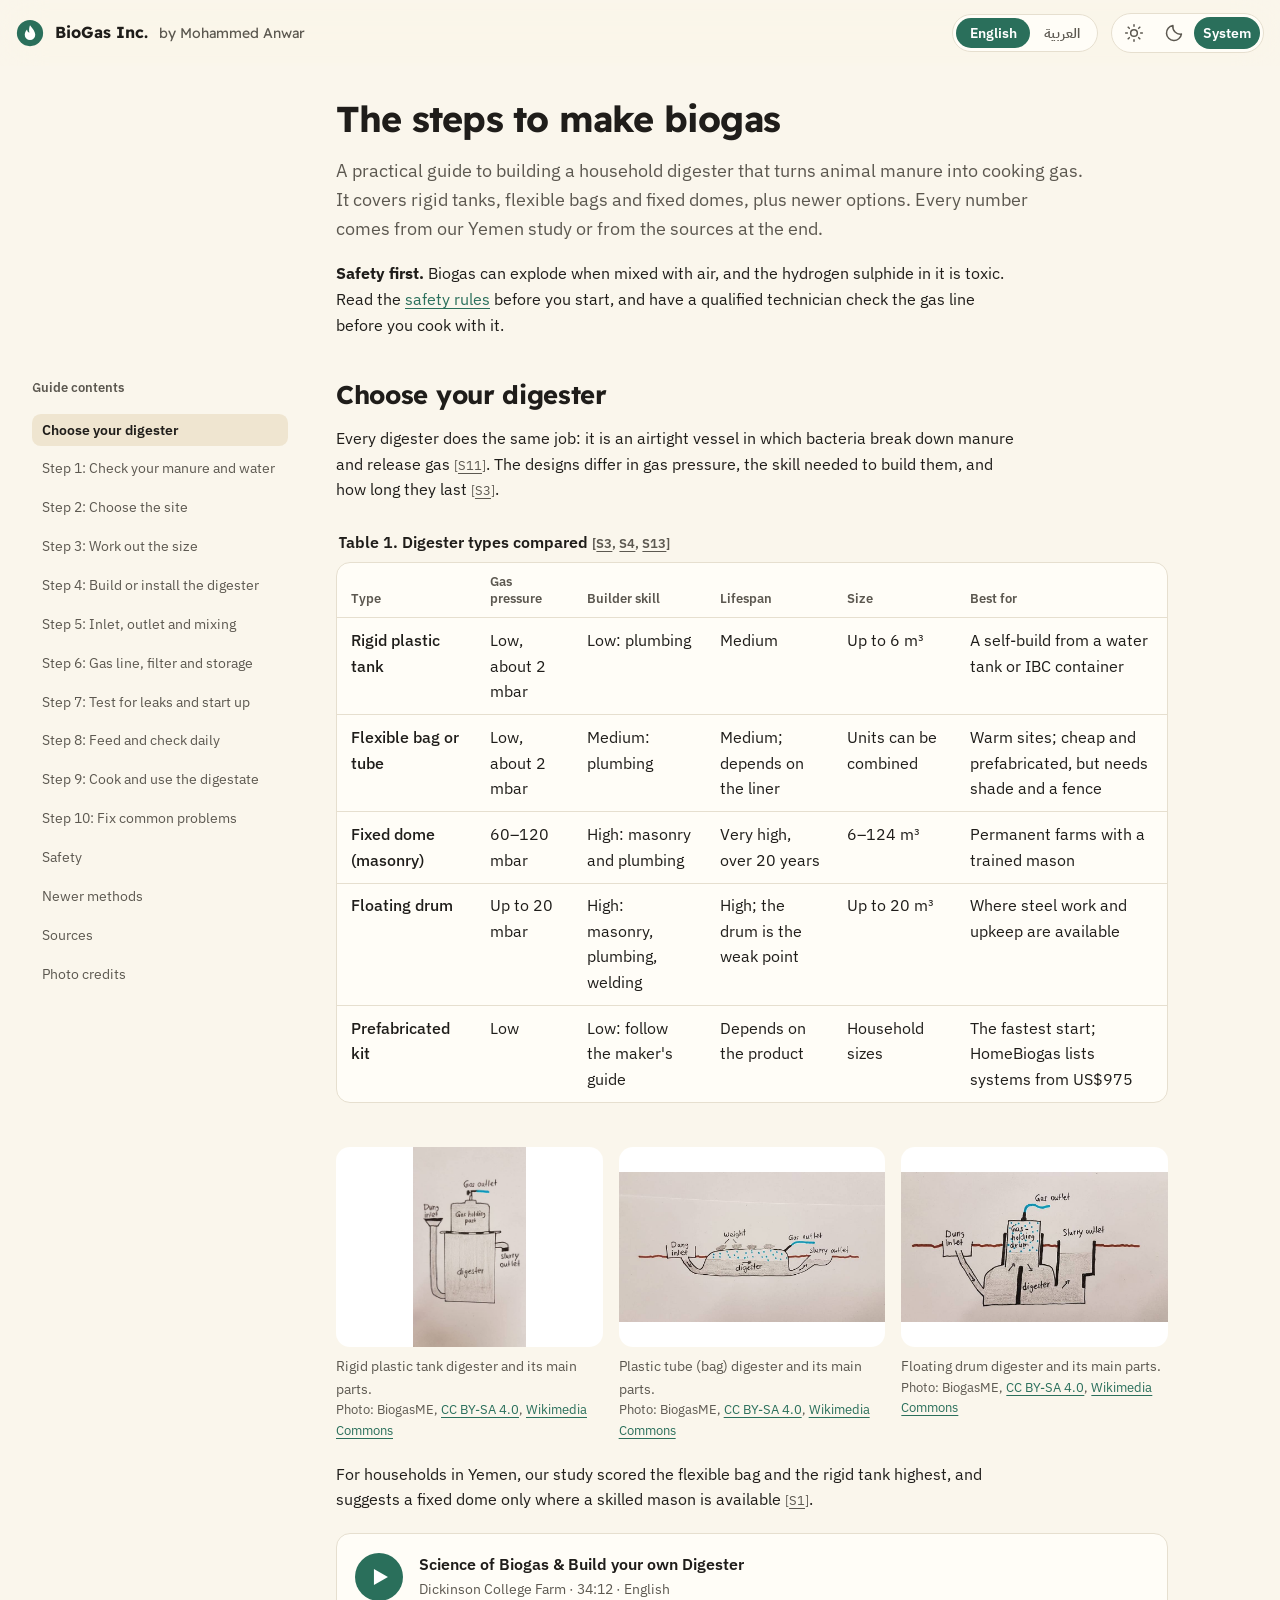
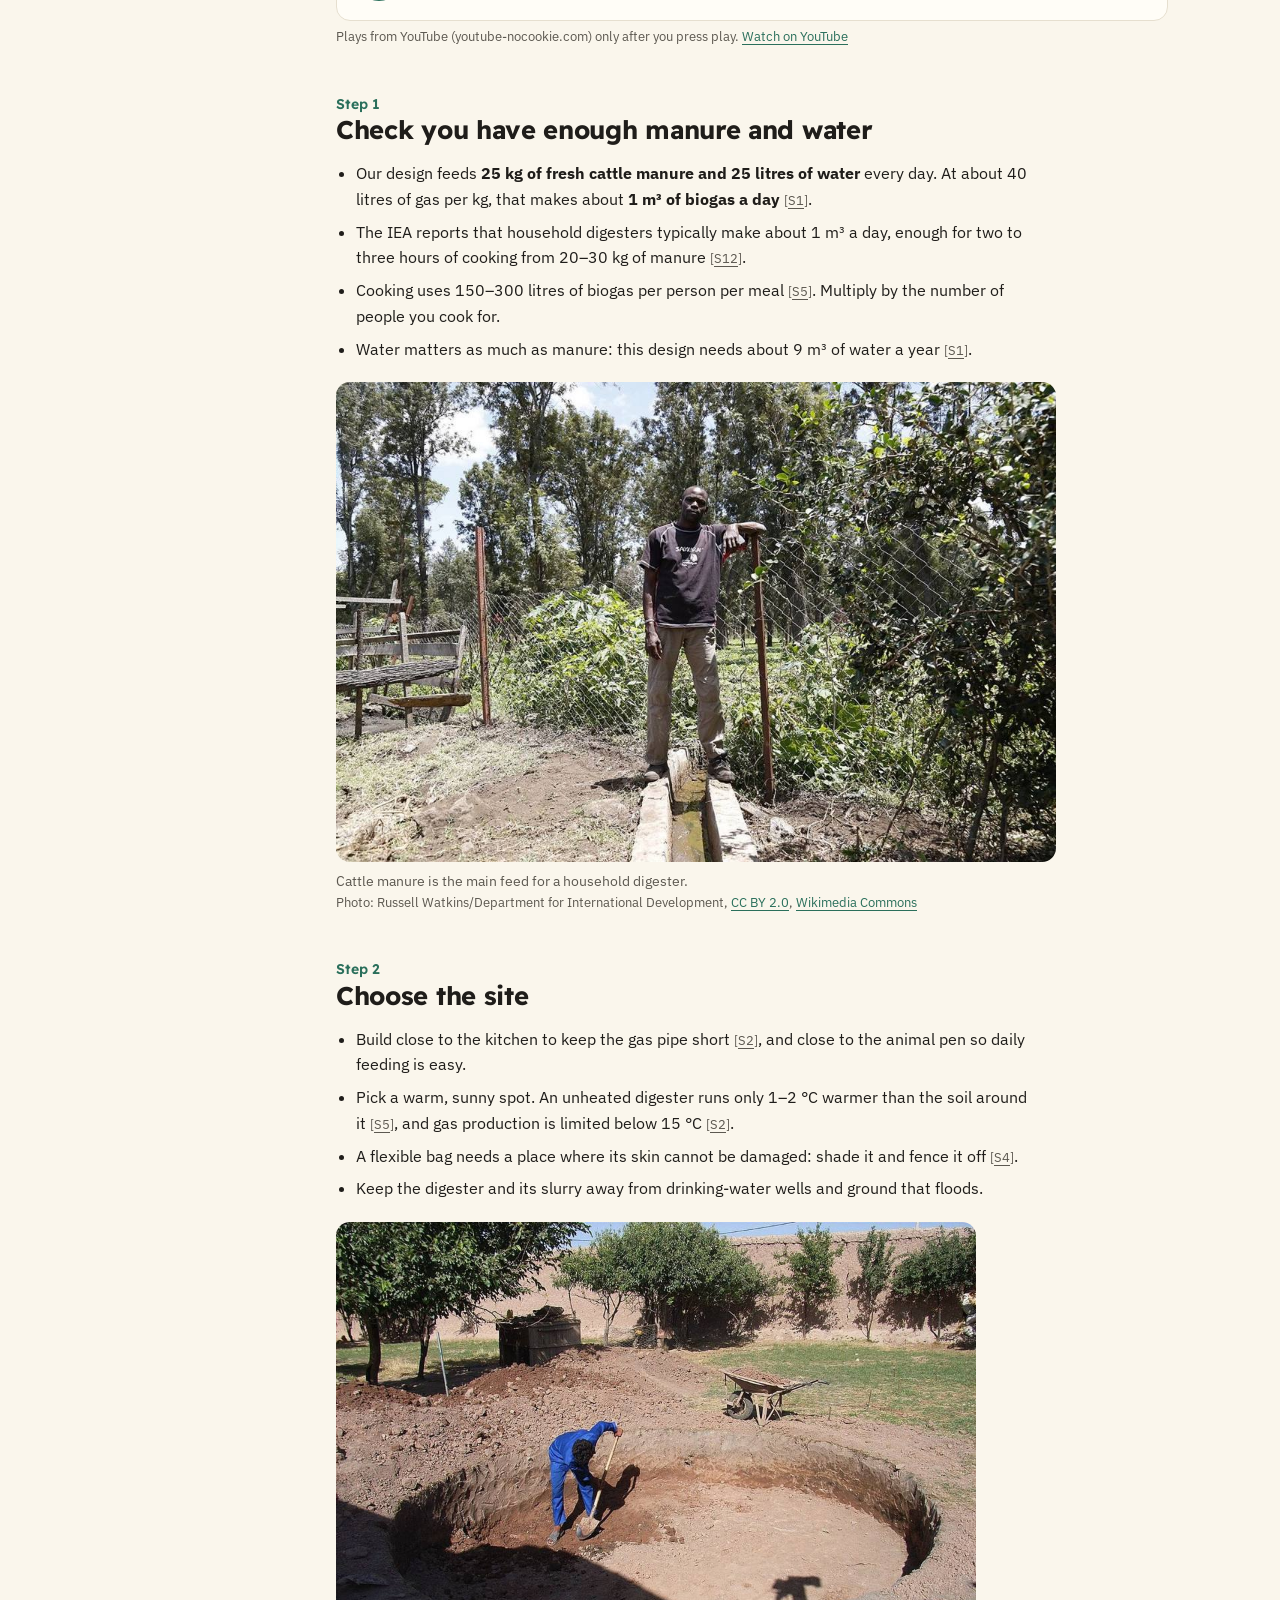
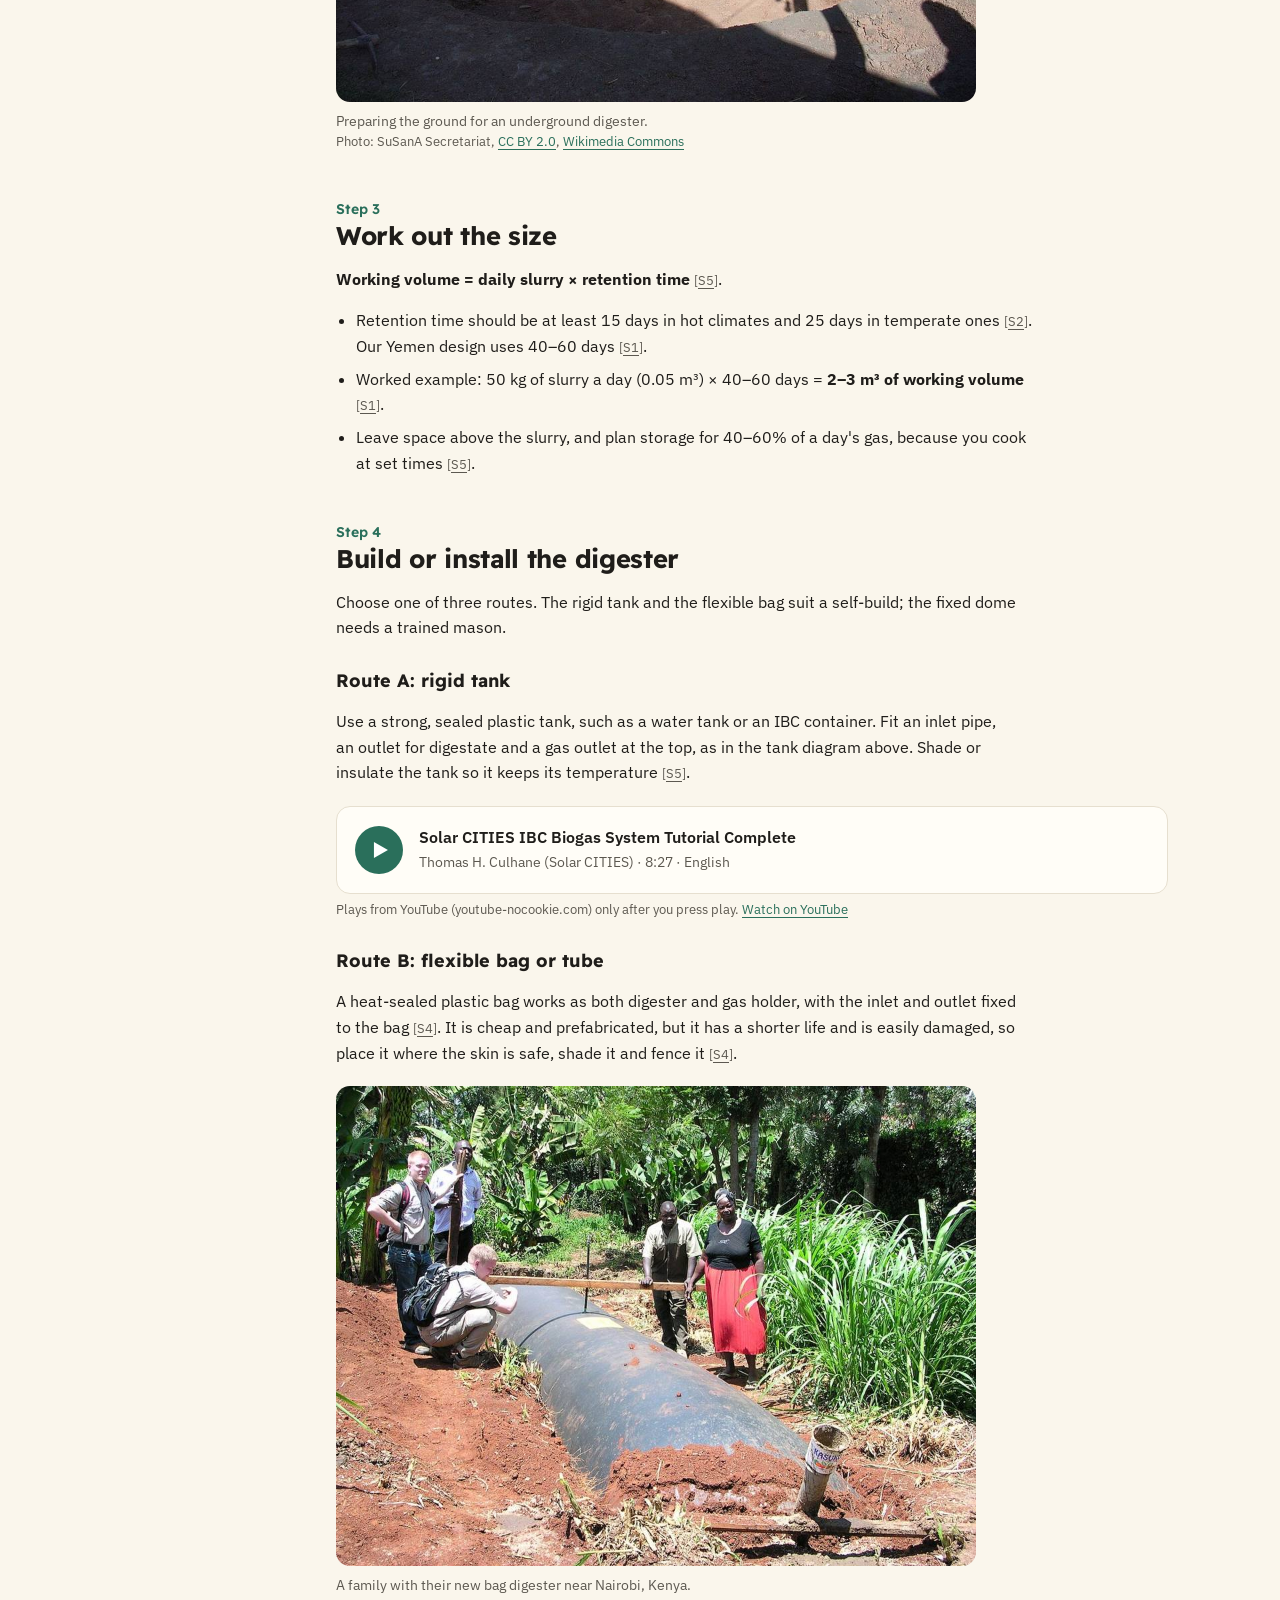
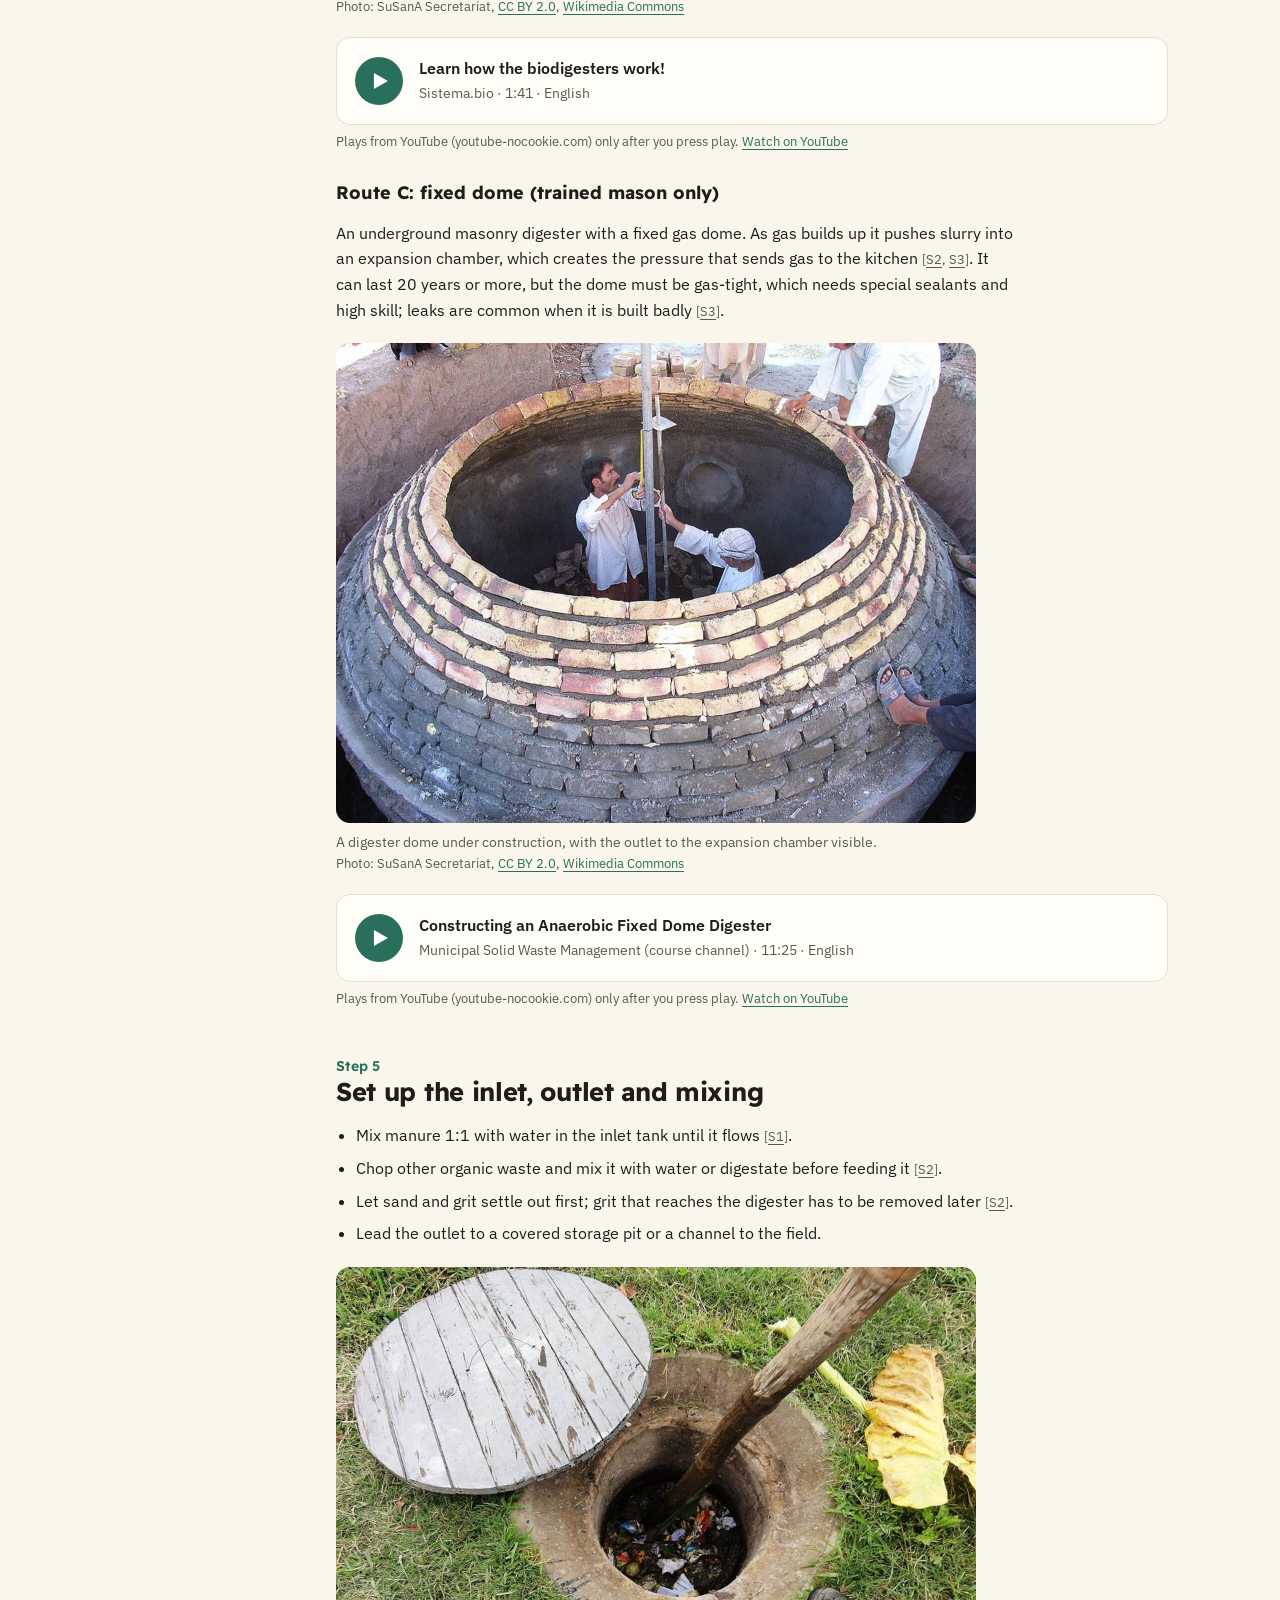
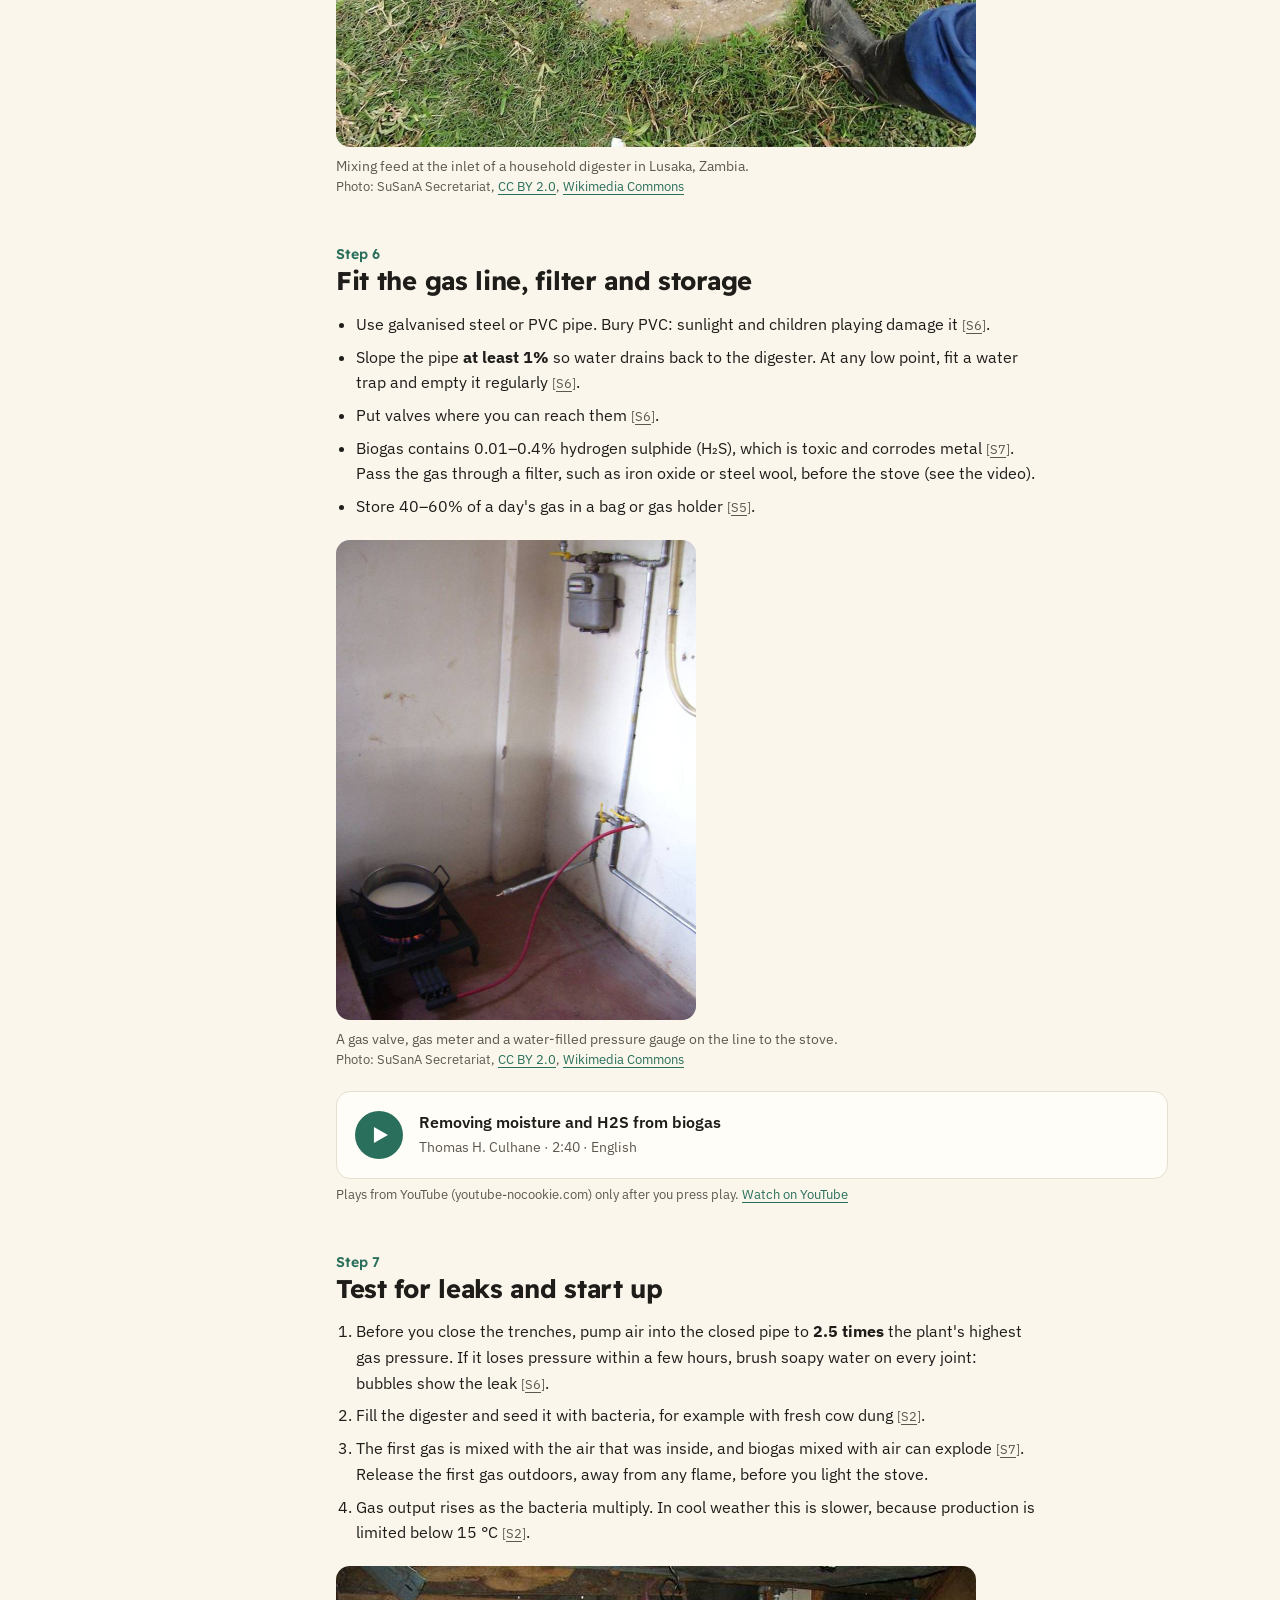
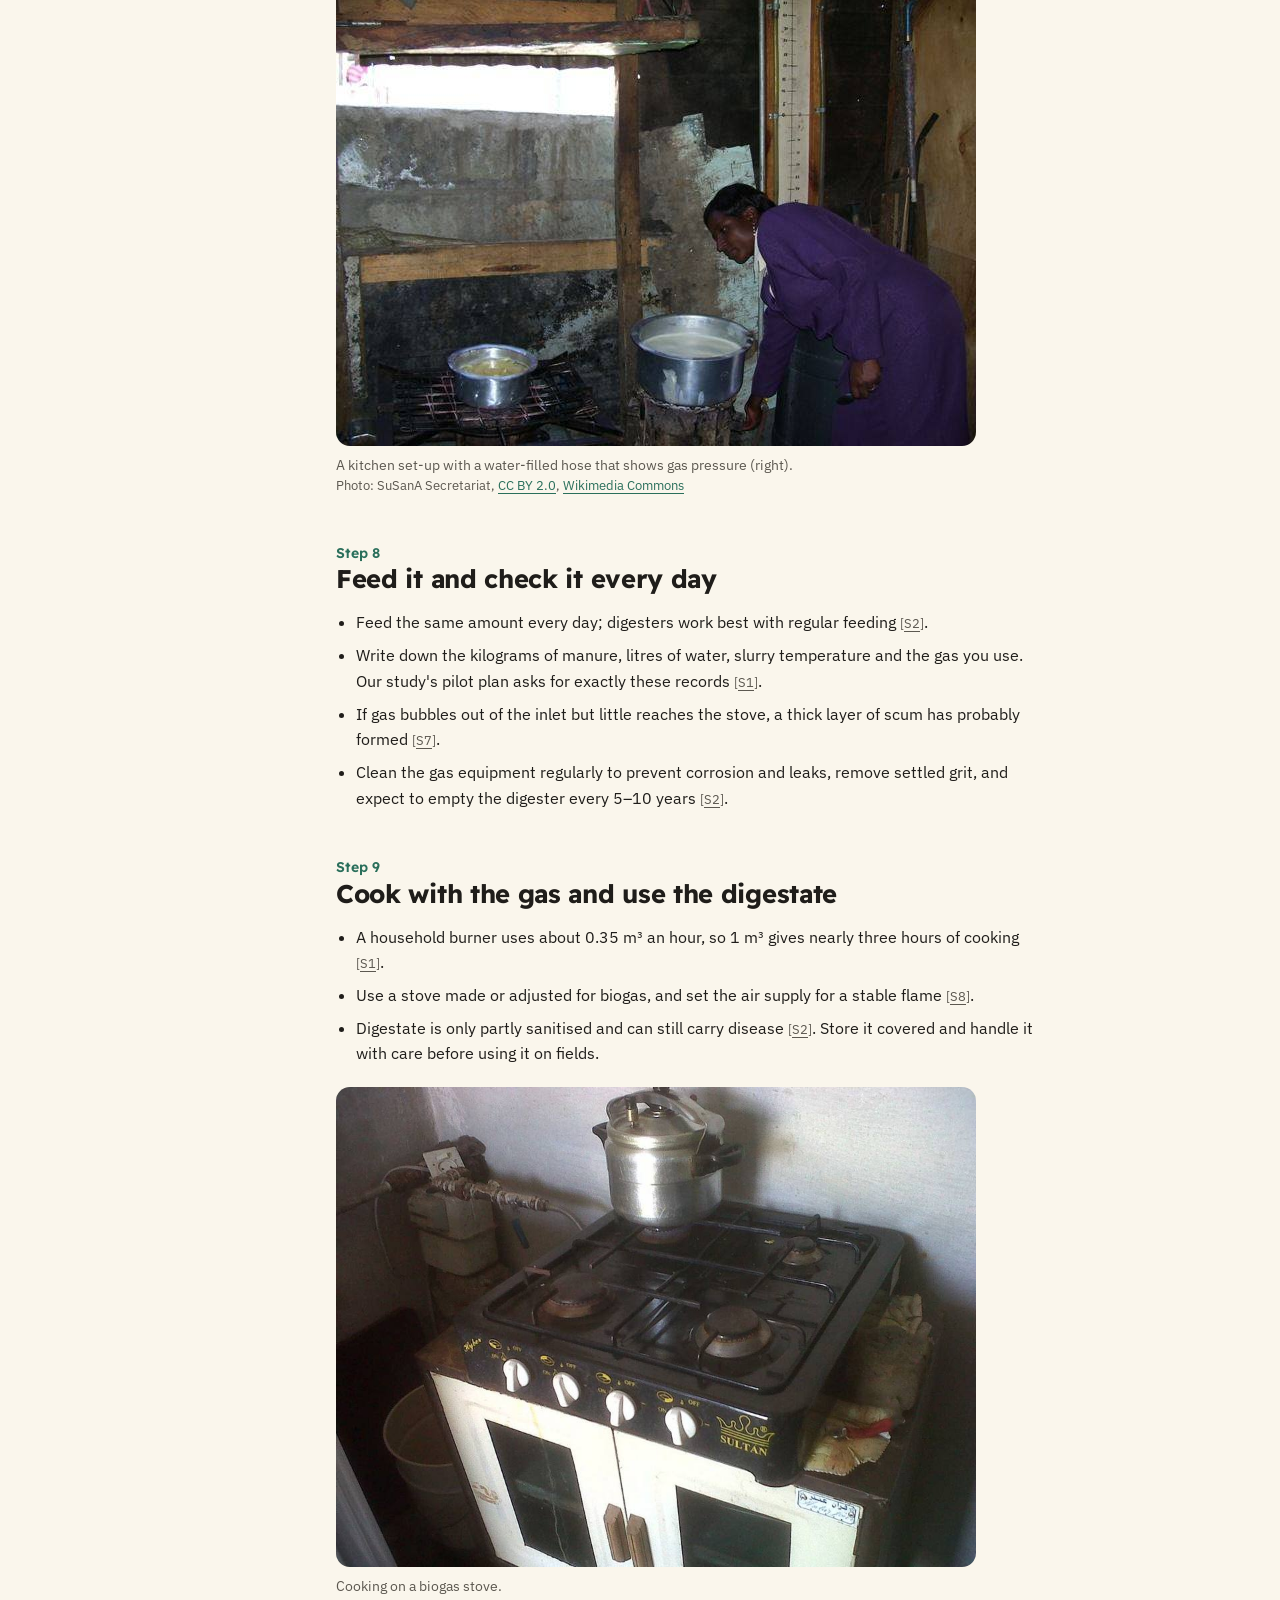
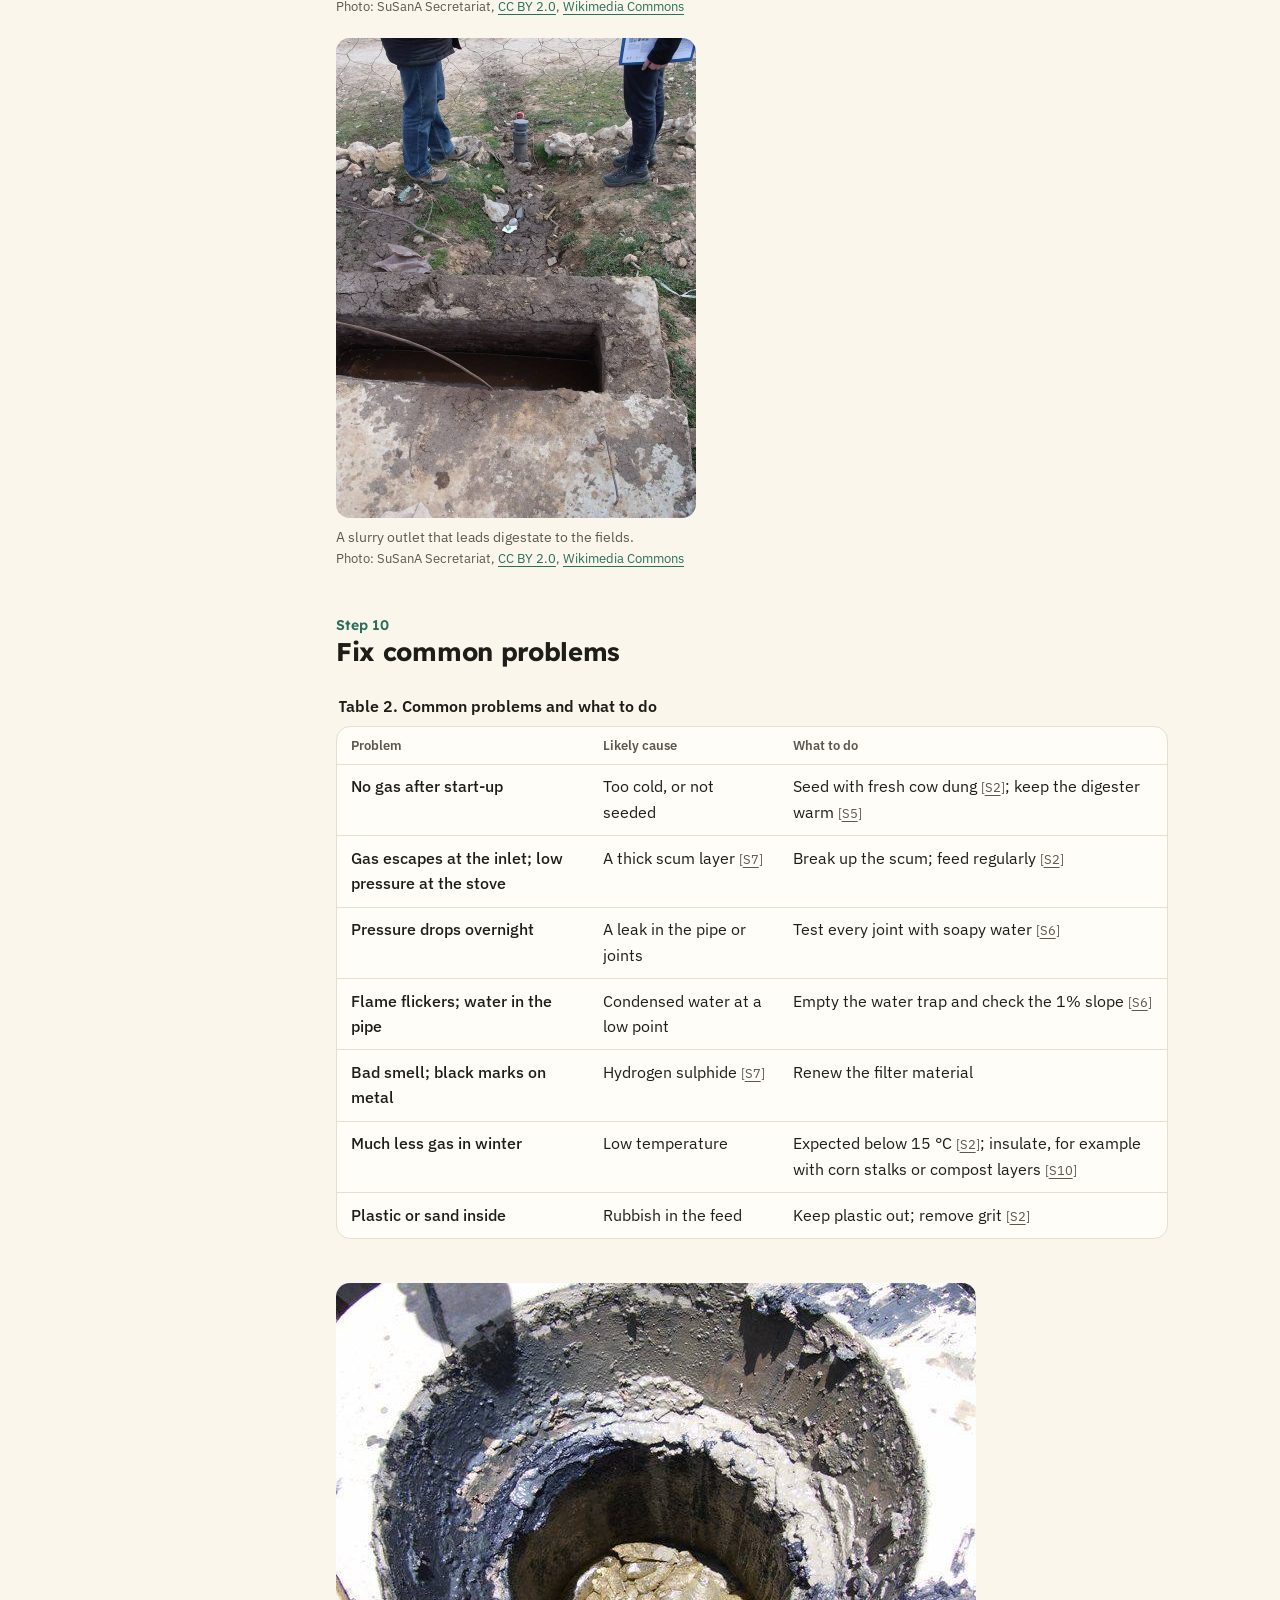
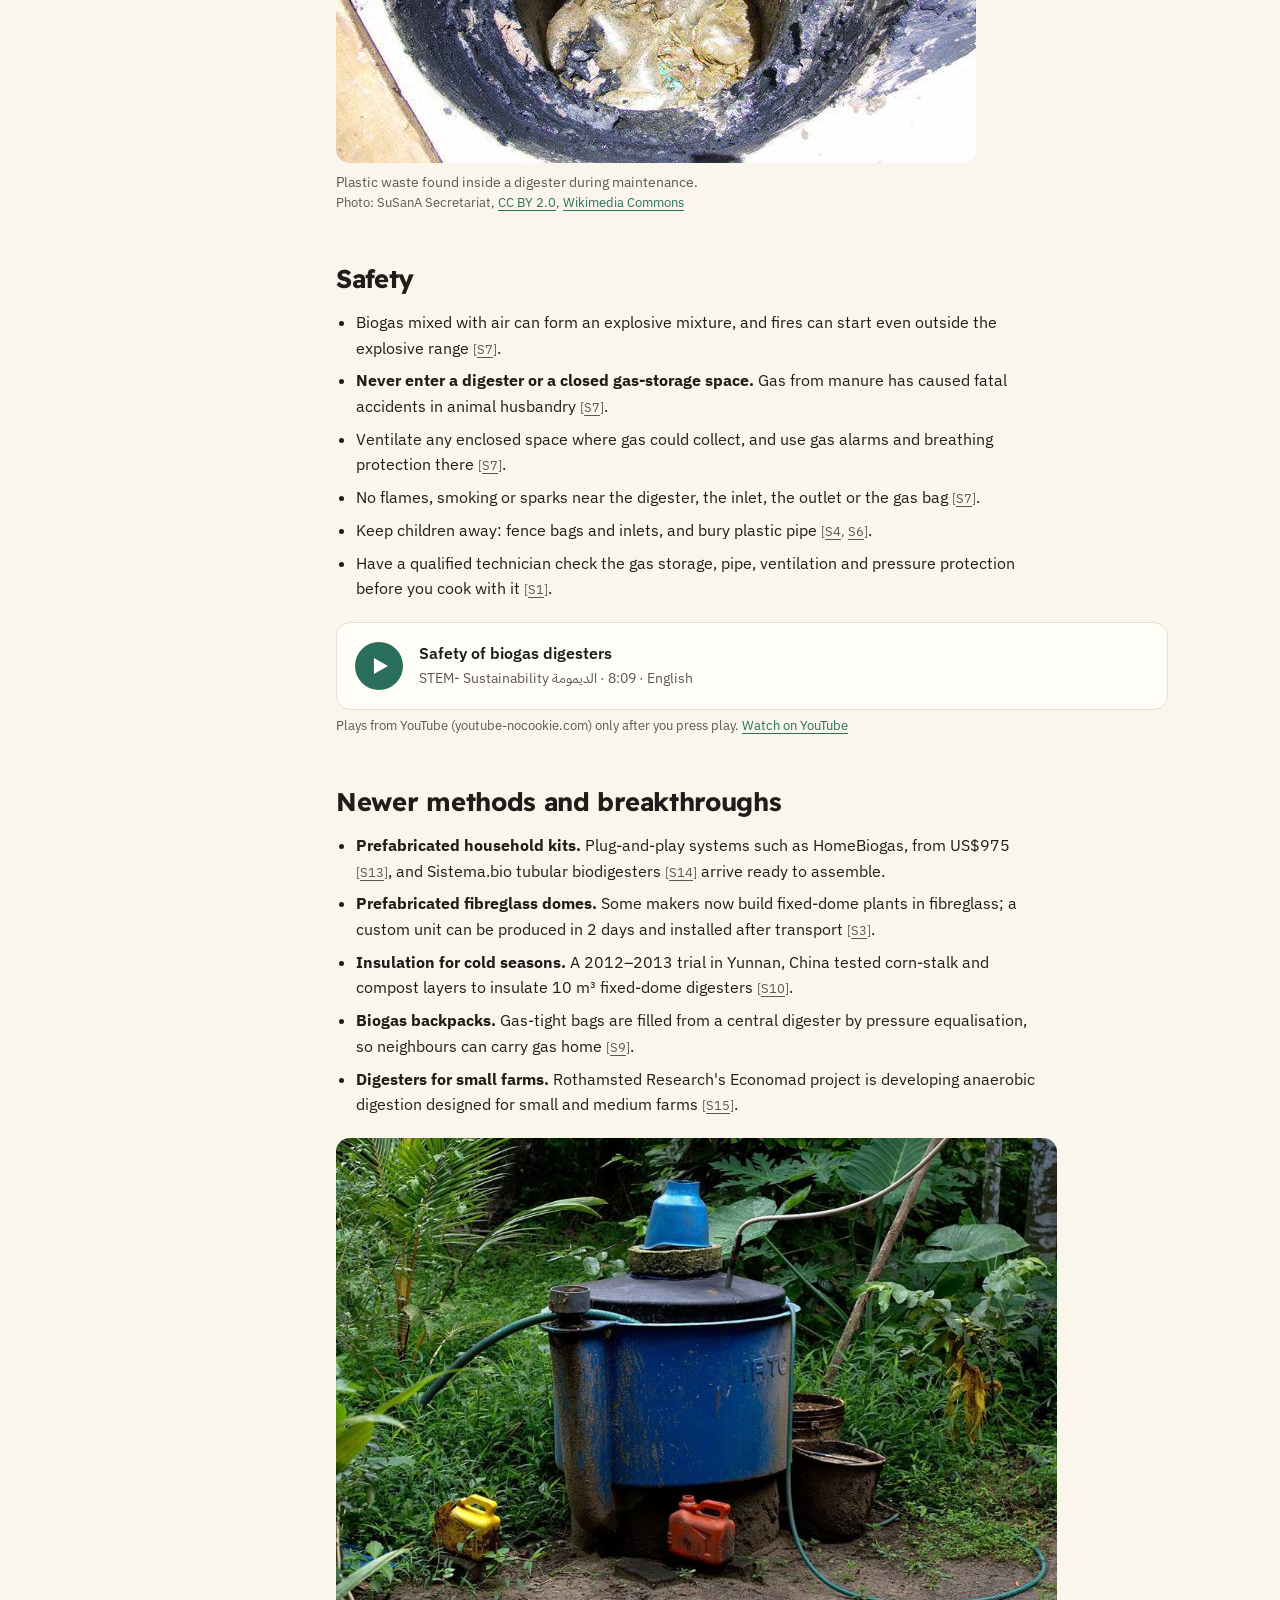
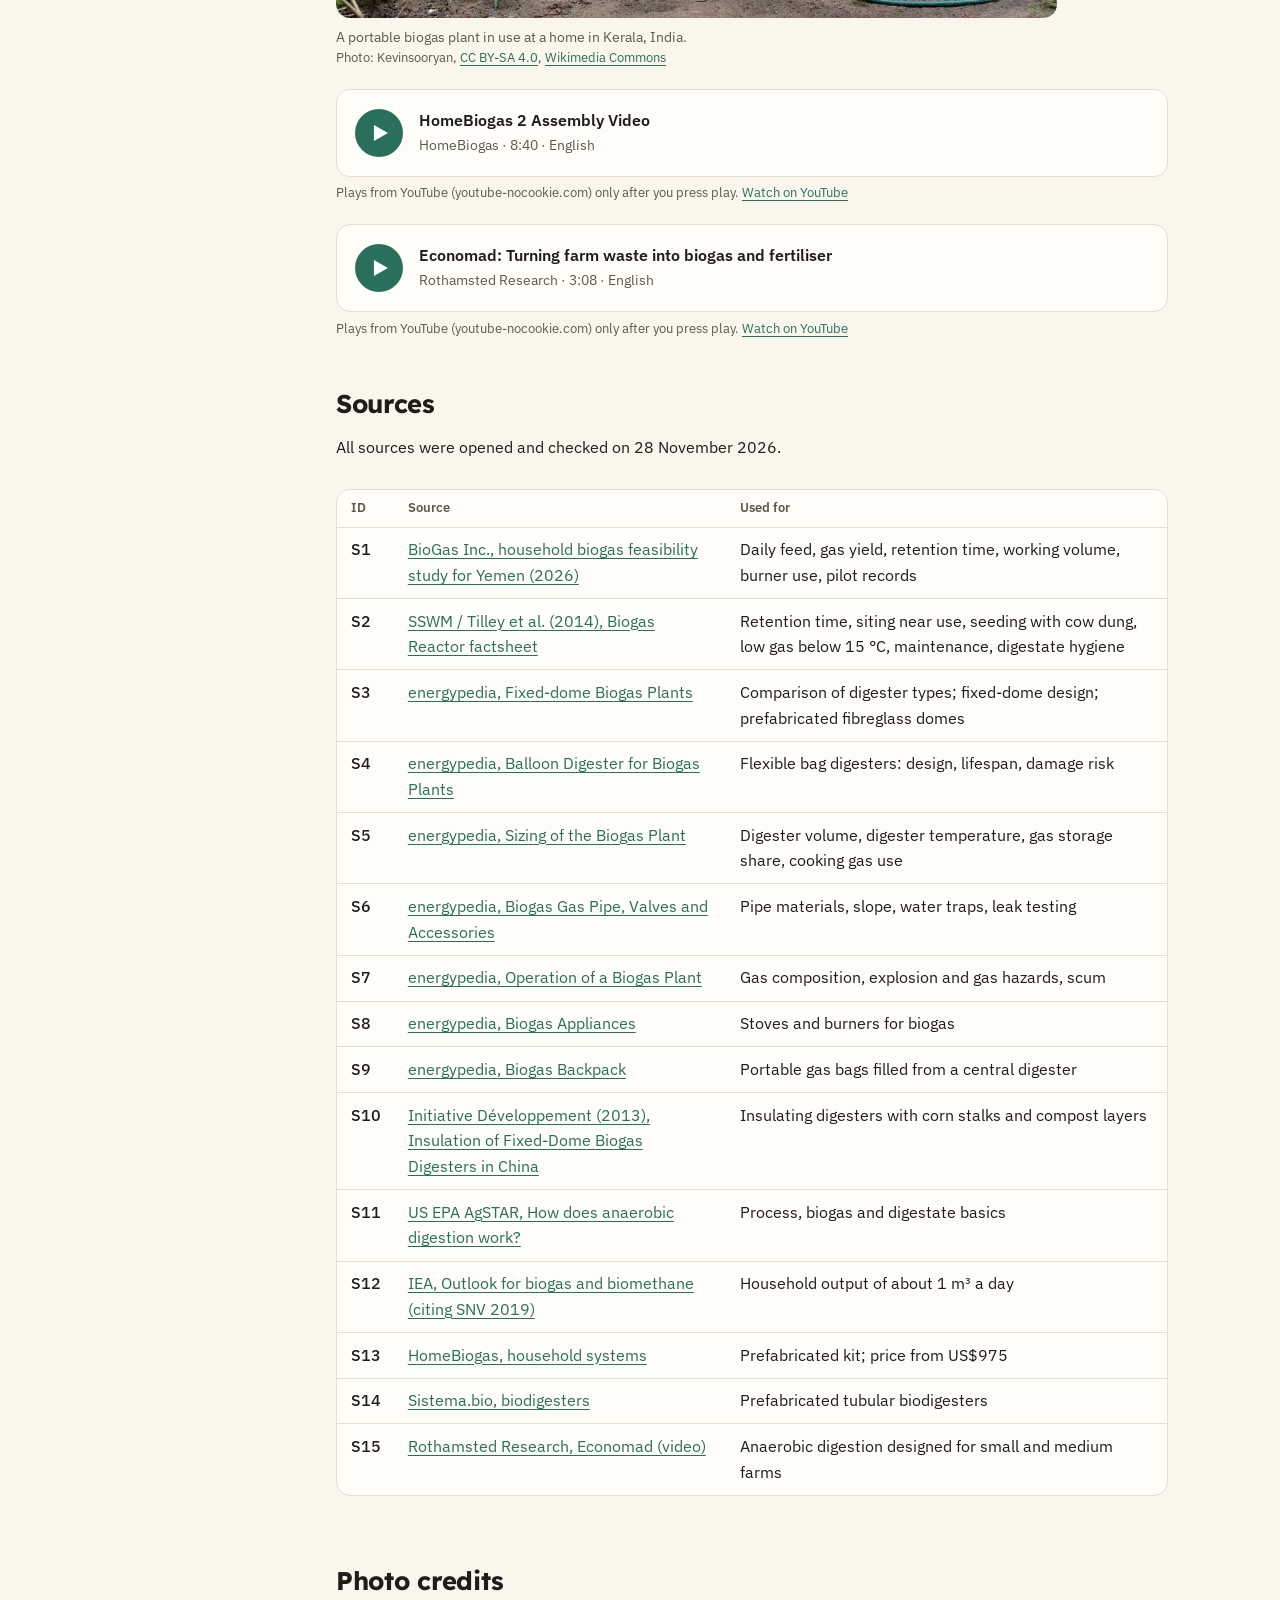
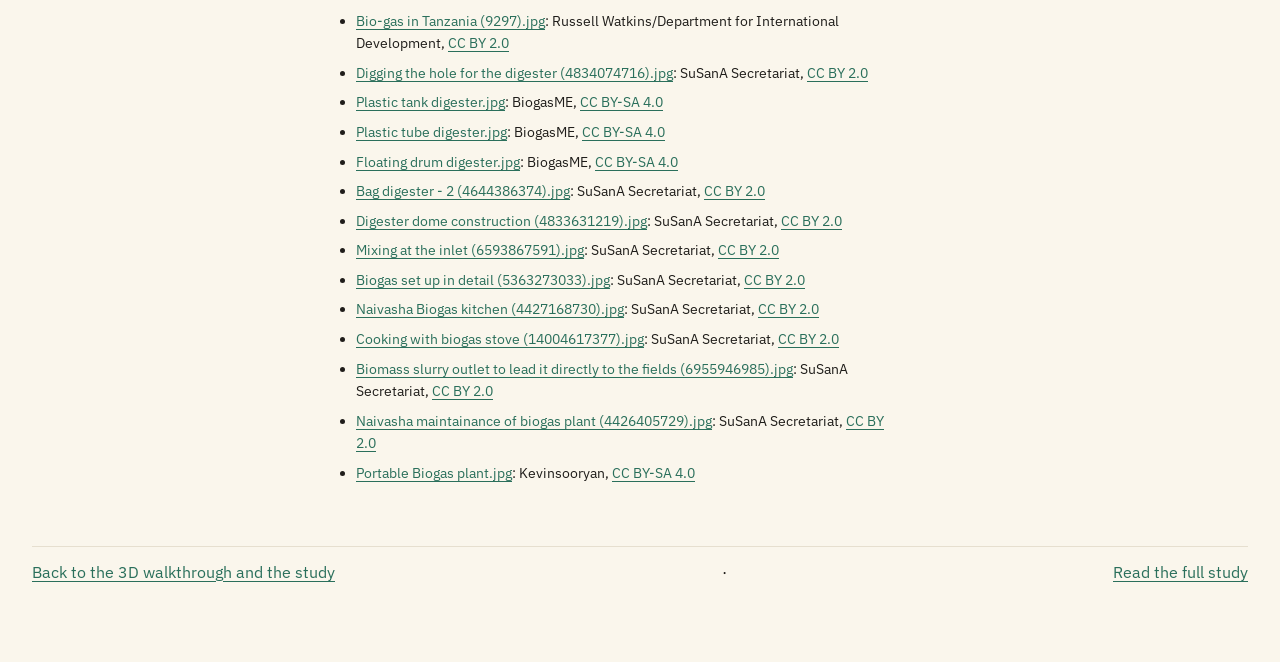
<file: steps.html>
<!doctype html>
<html lang="en-GB" dir="ltr">
<head>
<meta charset="utf-8">
<meta name="viewport" content="width=device-width, initial-scale=1, viewport-fit=cover">
<title>The steps to make biogas · BioGas Inc.</title>
<meta name="description" content="A step-by-step guide to building a household biogas digester from manure, with photos, videos and sources.">
<link rel="icon" href="favicon.svg" type="image/svg+xml">
<link rel="stylesheet" href="https://fonts.googleapis.com/css2?family=IBM+Plex+Sans:wght@400;500;600&amp;family=IBM+Plex+Sans+Arabic:wght@400;500;600&amp;family=Noto+Naskh+Arabic:wght@500;600;700&amp;family=Readex+Pro:wght@500;600;700&amp;display=swap">
<link rel="stylesheet" href="theme.css">
<script src="theme.js"></script>
<link rel="alternate" hreflang="ar" href="steps-ar.html">
<link rel="stylesheet" href="research.css">
</head>
<body class="study-page steps-page">
<a class="skip-link" href="#guide">Skip to the guide</a>
<nav aria-label="BioGas Inc." class="topbar" dir="ltr">
<a class="brand" href="index.html"><svg aria-hidden="true" height="28" viewBox="0 0 32 32" width="28"><circle cx="16" cy="16" fill="var(--accent)" r="15"></circle><path d="M16 7c3.5 4.2 6 7.6 6 11a6 6 0 0 1-12 0c0-2.2 1-4.2 2.6-6.1.3 2 1.3 3.3 2.7 3.8C14.6 12.6 15 9.6 16 7z" fill="var(--accent-ink)"></path></svg><b dir="ltr">BioGas Inc.</b><span>by Mohammed Anwar</span></a>
  <div class="theme-tools">
<div aria-label="Language / اللغة" class="lang" role="group">
<a href="steps.html" hreflang="en" lang="en" aria-current="page">English</a>
<a href="steps-ar.html" hreflang="ar" lang="ar">العربية</a>
</div>
    <div class="theme-control" id="site-theme" role="group" aria-label="Site appearance" hidden>
      <button type="button" data-set-theme="light" aria-label="Light appearance" aria-pressed="false" title="Light appearance"><svg viewBox="0 0 24 24" aria-hidden="true" focusable="false"><circle cx="12" cy="12" r="4"/><path d="M12 2v2m0 16v2M2 12h2m16 0h2M5 5l1.4 1.4m11.2 11.2L19 19M19 5l-1.4 1.4M6.4 17.6 5 19"/></svg></button>
      <button type="button" data-set-theme="dark" aria-label="Dark appearance" aria-pressed="false" title="Dark appearance"><svg viewBox="0 0 24 24" aria-hidden="true" focusable="false"><path d="M20.9 13.3A9 9 0 0 1 10.7 3.1a9 9 0 1 0 10.2 10.2Z"/></svg></button>
      <button type="button" data-set-theme="system" aria-pressed="false">System</button>
    </div>
  </div>
</nav>
<main class="wrap study" id="guide">
<header class="study-head">
<h1>The steps to make biogas</h1>
<p class="lede">A practical guide to building a household digester that turns animal manure into cooking gas. It covers rigid tanks, flexible bags and fixed domes, plus newer options. Every number comes from our Yemen study or from the sources at the end.</p>
<p class="safety-first"><strong>Safety first.</strong> Biogas can explode when mixed with air, and the hydrogen sulphide in it is toxic. Read the <a href="#safety">safety rules</a> before you start, and have a qualified technician check the gas line before you cook with it.</p>
</header>
<div class="study-layout">
<details class="study-toc">
<summary>Guide contents</summary>
<nav aria-label="Guide contents"><ul>
<li><a href="#choose">Choose your digester</a></li>
<li><a href="#feed">Step 1: Check your manure and water</a></li>
<li><a href="#site">Step 2: Choose the site</a></li>
<li><a href="#size">Step 3: Work out the size</a></li>
<li><a href="#build">Step 4: Build or install the digester</a></li>
<li><a href="#inlet">Step 5: Inlet, outlet and mixing</a></li>
<li><a href="#gas">Step 6: Gas line, filter and storage</a></li>
<li><a href="#start">Step 7: Test for leaks and start up</a></li>
<li><a href="#daily">Step 8: Feed and check daily</a></li>
<li><a href="#use">Step 9: Cook and use the digestate</a></li>
<li><a href="#fix">Step 10: Fix common problems</a></li>
<li><a href="#safety">Safety</a></li>
<li><a href="#new">Newer methods</a></li>
<li><a href="#sources">Sources</a></li>
<li><a href="#credits">Photo credits</a></li>
</ul></nav>
</details>
<article class="study-content" aria-label="Steps to make biogas">
<section class="study-section" aria-labelledby="choose"><h2 id="choose">Choose your digester</h2>
<p>Every digester does the same job: it is an airtight vessel in which bacteria break down manure and release gas <span class="cite">[<a href="#src-S11">S11</a>]</span>. The designs differ in gas pressure, the skill needed to build them, and how long they last <span class="cite">[<a href="#src-S3">S3</a>]</span>.</p>
<div class="table-scroll" role="region" tabindex="0" aria-label="Table 1. Digester types compared"><table>
<caption>Table 1. Digester types compared <span class="cite">[<a href="#src-S3">S3</a>, <a href="#src-S4">S4</a>, <a href="#src-S13">S13</a>]</span></caption>
<thead><tr><th scope="col">Type</th><th scope="col">Gas pressure</th><th scope="col">Builder skill</th><th scope="col">Lifespan</th><th scope="col">Size</th><th scope="col">Best for</th></tr></thead><tbody>
<tr><th scope="row">Rigid plastic tank</th><td>Low, about 2 mbar</td><td>Low: plumbing</td><td>Medium</td><td>Up to 6 m³</td><td>A self-build from a water tank or IBC container</td></tr>
<tr><th scope="row">Flexible bag or tube</th><td>Low, about 2 mbar</td><td>Medium: plumbing</td><td>Medium; depends on the liner</td><td>Units can be combined</td><td>Warm sites; cheap and prefabricated, but needs shade and a fence</td></tr>
<tr><th scope="row">Fixed dome (masonry)</th><td>60–120 mbar</td><td>High: masonry and plumbing</td><td>Very high, over 20 years</td><td>6–124 m³</td><td>Permanent farms with a trained mason</td></tr>
<tr><th scope="row">Floating drum</th><td>Up to 20 mbar</td><td>High: masonry, plumbing, welding</td><td>High; the drum is the weak point</td><td>Up to 20 m³</td><td>Where steel work and upkeep are available</td></tr>
<tr><th scope="row">Prefabricated kit</th><td>Low</td><td>Low: follow the maker's guide</td><td>Depends on the product</td><td>Household sizes</td><td>The fastest start; HomeBiogas lists systems from US$975</td></tr>
</tbody></table></div>
<div class="fig-row"><figure class="step-figure"><img src="steps/img/tank.jpg" width="540" height="960" alt="Rigid plastic tank digester and its main parts." loading="lazy" decoding="async"><figcaption>Rigid plastic tank digester and its main parts. <span class="credit">Photo: BiogasME, <a href="https://creativecommons.org/licenses/by-sa/4.0" rel="license">CC BY-SA 4.0</a>, <a href="https://commons.wikimedia.org/wiki/File:Plastic_tank_digester.jpg">Wikimedia Commons</a></span></figcaption></figure><figure class="step-figure"><img src="steps/img/tube.jpg" width="960" height="540" alt="Plastic tube (bag) digester and its main parts." loading="lazy" decoding="async"><figcaption>Plastic tube (bag) digester and its main parts. <span class="credit">Photo: BiogasME, <a href="https://creativecommons.org/licenses/by-sa/4.0" rel="license">CC BY-SA 4.0</a>, <a href="https://commons.wikimedia.org/wiki/File:Plastic_tube_digester.jpg">Wikimedia Commons</a></span></figcaption></figure><figure class="step-figure"><img src="steps/img/drum.jpg" width="960" height="540" alt="Floating drum digester and its main parts." loading="lazy" decoding="async"><figcaption>Floating drum digester and its main parts. <span class="credit">Photo: BiogasME, <a href="https://creativecommons.org/licenses/by-sa/4.0" rel="license">CC BY-SA 4.0</a>, <a href="https://commons.wikimedia.org/wiki/File:Floating_drum_digester.jpg">Wikimedia Commons</a></span></figcaption></figure></div>
<p>For households in Yemen, our study scored the flexible bag and the rigid tank highest, and suggests a fixed dome only where a skilled mason is available <span class="cite">[<a href="#src-S1">S1</a>]</span>.</p>
<div class="video" data-id="YvQAg838xGs" data-title="Science of Biogas &amp; Build your own Digester"><button type="button" class="video-play" aria-label="Play video: Science of Biogas &amp; Build your own Digester"><span class="play-icon" aria-hidden="true"></span><span class="video-meta"><b lang="en" dir="auto">Science of Biogas &amp; Build your own Digester</b><span><bdi>Dickinson College Farm</bdi> · 34:12 · English</span></span></button><p class="video-note">Plays from YouTube (youtube-nocookie.com) only after you press play. <a href="https://www.youtube.com/watch?v=YvQAg838xGs">Watch on YouTube</a></p></div>
</section>
<section class="study-section" aria-labelledby="feed"><h2 id="feed"><span class="step-num">Step 1</span> Check you have enough manure and water</h2>
<ul><li>Our design feeds <strong>25 kg of fresh cattle manure and 25 litres of water</strong> every day. At about 40 litres of gas per kg, that makes about <strong>1 m³ of biogas a day</strong> <span class="cite">[<a href="#src-S1">S1</a>]</span>.</li><li>The IEA reports that household digesters typically make about 1 m³ a day, enough for two to three hours of cooking from 20–30 kg of manure <span class="cite">[<a href="#src-S12">S12</a>]</span>.</li><li>Cooking uses 150–300 litres of biogas per person per meal <span class="cite">[<a href="#src-S5">S5</a>]</span>. Multiply by the number of people you cook for.</li><li>Water matters as much as manure: this design needs about 9 m³ of water a year <span class="cite">[<a href="#src-S1">S1</a>]</span>.</li></ul>
<figure class="step-figure"><img src="steps/img/feed.jpg" width="960" height="640" alt="Cattle manure is the main feed for a household digester." loading="lazy" decoding="async"><figcaption>Cattle manure is the main feed for a household digester. <span class="credit">Photo: Russell Watkins/Department for International Development, <a href="https://creativecommons.org/licenses/by/2.0" rel="license">CC BY 2.0</a>, <a href="https://commons.wikimedia.org/wiki/File:Bio-gas_in_Tanzania_(9297).jpg">Wikimedia Commons</a></span></figcaption></figure>
</section>
<section class="study-section" aria-labelledby="site"><h2 id="site"><span class="step-num">Step 2</span> Choose the site</h2>
<ul><li>Build close to the kitchen to keep the gas pipe short <span class="cite">[<a href="#src-S2">S2</a>]</span>, and close to the animal pen so daily feeding is easy.</li><li>Pick a warm, sunny spot. An unheated digester runs only 1–2 °C warmer than the soil around it <span class="cite">[<a href="#src-S5">S5</a>]</span>, and gas production is limited below 15 °C <span class="cite">[<a href="#src-S2">S2</a>]</span>.</li><li>A flexible bag needs a place where its skin cannot be damaged: shade it and fence it off <span class="cite">[<a href="#src-S4">S4</a>]</span>.</li><li>Keep the digester and its slurry away from drinking-water wells and ground that floods.</li></ul>
<figure class="step-figure"><img src="steps/img/site.jpg" width="960" height="720" alt="Preparing the ground for an underground digester." loading="lazy" decoding="async"><figcaption>Preparing the ground for an underground digester. <span class="credit">Photo: SuSanA Secretariat, <a href="https://creativecommons.org/licenses/by/2.0" rel="license">CC BY 2.0</a>, <a href="https://commons.wikimedia.org/wiki/File:Digging_the_hole_for_the_digester_(4834074716).jpg">Wikimedia Commons</a></span></figcaption></figure>
</section>
<section class="study-section" aria-labelledby="size"><h2 id="size"><span class="step-num">Step 3</span> Work out the size</h2>
<p><strong>Working volume = daily slurry × retention time</strong> <span class="cite">[<a href="#src-S5">S5</a>]</span>.</p>
<ul><li>Retention time should be at least 15 days in hot climates and 25 days in temperate ones <span class="cite">[<a href="#src-S2">S2</a>]</span>. Our Yemen design uses 40–60 days <span class="cite">[<a href="#src-S1">S1</a>]</span>.</li><li>Worked example: 50 kg of slurry a day (0.05 m³) × 40–60 days = <strong>2–3 m³ of working volume</strong> <span class="cite">[<a href="#src-S1">S1</a>]</span>.</li><li>Leave space above the slurry, and plan storage for 40–60% of a day's gas, because you cook at set times <span class="cite">[<a href="#src-S5">S5</a>]</span>.</li></ul>
</section>
<section class="study-section" aria-labelledby="build"><h2 id="build"><span class="step-num">Step 4</span> Build or install the digester</h2>
<p>Choose one of three routes. The rigid tank and the flexible bag suit a self-build; the fixed dome needs a trained mason.</p>
<h3>Route A: rigid tank</h3>
<p>Use a strong, sealed plastic tank, such as a water tank or an IBC container. Fit an inlet pipe, an outlet for digestate and a gas outlet at the top, as in the tank diagram above. Shade or insulate the tank so it keeps its temperature <span class="cite">[<a href="#src-S5">S5</a>]</span>.</p>
<div class="video" data-id="Cwm5Rm8uIsk" data-title="Solar CITIES IBC Biogas System Tutorial Complete"><button type="button" class="video-play" aria-label="Play video: Solar CITIES IBC Biogas System Tutorial Complete"><span class="play-icon" aria-hidden="true"></span><span class="video-meta"><b lang="en" dir="auto">Solar CITIES IBC Biogas System Tutorial Complete</b><span><bdi>Thomas H. Culhane (Solar CITIES)</bdi> · 8:27 · English</span></span></button><p class="video-note">Plays from YouTube (youtube-nocookie.com) only after you press play. <a href="https://www.youtube.com/watch?v=Cwm5Rm8uIsk">Watch on YouTube</a></p></div>
<h3>Route B: flexible bag or tube</h3>
<p>A heat-sealed plastic bag works as both digester and gas holder, with the inlet and outlet fixed to the bag <span class="cite">[<a href="#src-S4">S4</a>]</span>. It is cheap and prefabricated, but it has a shorter life and is easily damaged, so place it where the skin is safe, shade it and fence it <span class="cite">[<a href="#src-S4">S4</a>]</span>.</p>
<figure class="step-figure"><img src="steps/img/bag.jpg" width="960" height="720" alt="A family with their new bag digester near Nairobi, Kenya." loading="lazy" decoding="async"><figcaption>A family with their new bag digester near Nairobi, Kenya. <span class="credit">Photo: SuSanA Secretariat, <a href="https://creativecommons.org/licenses/by/2.0" rel="license">CC BY 2.0</a>, <a href="https://commons.wikimedia.org/wiki/File:Bag_digester_-_2_(4644386374).jpg">Wikimedia Commons</a></span></figcaption></figure>
<div class="video" data-id="oPYofHkaCtM" data-title="Learn how the biodigesters work!"><button type="button" class="video-play" aria-label="Play video: Learn how the biodigesters work!"><span class="play-icon" aria-hidden="true"></span><span class="video-meta"><b lang="en" dir="auto">Learn how the biodigesters work!</b><span><bdi>Sistema.bio</bdi> · 1:41 · English</span></span></button><p class="video-note">Plays from YouTube (youtube-nocookie.com) only after you press play. <a href="https://www.youtube.com/watch?v=oPYofHkaCtM">Watch on YouTube</a></p></div>
<h3>Route C: fixed dome (trained mason only)</h3>
<p>An underground masonry digester with a fixed gas dome. As gas builds up it pushes slurry into an expansion chamber, which creates the pressure that sends gas to the kitchen <span class="cite">[<a href="#src-S2">S2</a>, <a href="#src-S3">S3</a>]</span>. It can last 20 years or more, but the dome must be gas-tight, which needs special sealants and high skill; leaks are common when it is built badly <span class="cite">[<a href="#src-S3">S3</a>]</span>.</p>
<figure class="step-figure"><img src="steps/img/dome.jpg" width="960" height="720" alt="A digester dome under construction, with the outlet to the expansion chamber visible." loading="lazy" decoding="async"><figcaption>A digester dome under construction, with the outlet to the expansion chamber visible. <span class="credit">Photo: SuSanA Secretariat, <a href="https://creativecommons.org/licenses/by/2.0" rel="license">CC BY 2.0</a>, <a href="https://commons.wikimedia.org/wiki/File:Digester_dome_construction_(4833631219).jpg">Wikimedia Commons</a></span></figcaption></figure>
<div class="video" data-id="OYwUx5eOYEw" data-title="Constructing an Anaerobic Fixed Dome Digester"><button type="button" class="video-play" aria-label="Play video: Constructing an Anaerobic Fixed Dome Digester"><span class="play-icon" aria-hidden="true"></span><span class="video-meta"><b lang="en" dir="auto">Constructing an Anaerobic Fixed Dome Digester</b><span><bdi>Municipal Solid Waste Management (course channel)</bdi> · 11:25 · English</span></span></button><p class="video-note">Plays from YouTube (youtube-nocookie.com) only after you press play. <a href="https://www.youtube.com/watch?v=OYwUx5eOYEw">Watch on YouTube</a></p></div>
</section>
<section class="study-section" aria-labelledby="inlet"><h2 id="inlet"><span class="step-num">Step 5</span> Set up the inlet, outlet and mixing</h2>
<ul><li>Mix manure 1:1 with water in the inlet tank until it flows <span class="cite">[<a href="#src-S1">S1</a>]</span>.</li><li>Chop other organic waste and mix it with water or digestate before feeding it <span class="cite">[<a href="#src-S2">S2</a>]</span>.</li><li>Let sand and grit settle out first; grit that reaches the digester has to be removed later <span class="cite">[<a href="#src-S2">S2</a>]</span>.</li><li>Lead the outlet to a covered storage pit or a channel to the field.</li></ul>
<figure class="step-figure"><img src="steps/img/inlet.jpg" width="960" height="720" alt="Mixing feed at the inlet of a household digester in Lusaka, Zambia." loading="lazy" decoding="async"><figcaption>Mixing feed at the inlet of a household digester in Lusaka, Zambia. <span class="credit">Photo: SuSanA Secretariat, <a href="https://creativecommons.org/licenses/by/2.0" rel="license">CC BY 2.0</a>, <a href="https://commons.wikimedia.org/wiki/File:Mixing_at_the_inlet_(6593867591).jpg">Wikimedia Commons</a></span></figcaption></figure>
</section>
<section class="study-section" aria-labelledby="gas"><h2 id="gas"><span class="step-num">Step 6</span> Fit the gas line, filter and storage</h2>
<ul><li>Use galvanised steel or PVC pipe. Bury PVC: sunlight and children playing damage it <span class="cite">[<a href="#src-S6">S6</a>]</span>.</li><li>Slope the pipe <strong>at least 1%</strong> so water drains back to the digester. At any low point, fit a water trap and empty it regularly <span class="cite">[<a href="#src-S6">S6</a>]</span>.</li><li>Put valves where you can reach them <span class="cite">[<a href="#src-S6">S6</a>]</span>.</li><li>Biogas contains 0.01–0.4% hydrogen sulphide (H₂S), which is toxic and corrodes metal <span class="cite">[<a href="#src-S7">S7</a>]</span>. Pass the gas through a filter, such as iron oxide or steel wool, before the stove (see the video).</li><li>Store 40–60% of a day's gas in a bag or gas holder <span class="cite">[<a href="#src-S5">S5</a>]</span>.</li></ul>
<figure class="step-figure"><img src="steps/img/gasline.jpg" width="720" height="960" alt="A gas valve, gas meter and a water-filled pressure gauge on the line to the stove." loading="lazy" decoding="async"><figcaption>A gas valve, gas meter and a water-filled pressure gauge on the line to the stove. <span class="credit">Photo: SuSanA Secretariat, <a href="https://creativecommons.org/licenses/by/2.0" rel="license">CC BY 2.0</a>, <a href="https://commons.wikimedia.org/wiki/File:Biogas_set_up_in_detail_(5363273033).jpg">Wikimedia Commons</a></span></figcaption></figure>
<div class="video" data-id="42b6o5_mS-c" data-title="Removing moisture and H2S from biogas"><button type="button" class="video-play" aria-label="Play video: Removing moisture and H2S from biogas"><span class="play-icon" aria-hidden="true"></span><span class="video-meta"><b lang="en" dir="auto">Removing moisture and H2S from biogas</b><span><bdi>Thomas H. Culhane</bdi> · 2:40 · English</span></span></button><p class="video-note">Plays from YouTube (youtube-nocookie.com) only after you press play. <a href="https://www.youtube.com/watch?v=42b6o5_mS-c">Watch on YouTube</a></p></div>
</section>
<section class="study-section" aria-labelledby="start"><h2 id="start"><span class="step-num">Step 7</span> Test for leaks and start up</h2>
<ol><li>Before you close the trenches, pump air into the closed pipe to <strong>2.5 times</strong> the plant's highest gas pressure. If it loses pressure within a few hours, brush soapy water on every joint: bubbles show the leak <span class="cite">[<a href="#src-S6">S6</a>]</span>.</li><li>Fill the digester and seed it with bacteria, for example with fresh cow dung <span class="cite">[<a href="#src-S2">S2</a>]</span>.</li><li>The first gas is mixed with the air that was inside, and biogas mixed with air can explode <span class="cite">[<a href="#src-S7">S7</a>]</span>. Release the first gas outdoors, away from any flame, before you light the stove.</li><li>Gas output rises as the bacteria multiply. In cool weather this is slower, because production is limited below 15 °C <span class="cite">[<a href="#src-S2">S2</a>]</span>.</li></ol>
<figure class="step-figure"><img src="steps/img/manometer.jpg" width="640" height="480" alt="A kitchen set-up with a water-filled hose that shows gas pressure (right)." loading="lazy" decoding="async"><figcaption>A kitchen set-up with a water-filled hose that shows gas pressure (right). <span class="credit">Photo: SuSanA Secretariat, <a href="https://creativecommons.org/licenses/by/2.0" rel="license">CC BY 2.0</a>, <a href="https://commons.wikimedia.org/wiki/File:Naivasha_Biogas_kitchen_(4427168730).jpg">Wikimedia Commons</a></span></figcaption></figure>
</section>
<section class="study-section" aria-labelledby="daily"><h2 id="daily"><span class="step-num">Step 8</span> Feed it and check it every day</h2>
<ul><li>Feed the same amount every day; digesters work best with regular feeding <span class="cite">[<a href="#src-S2">S2</a>]</span>.</li><li>Write down the kilograms of manure, litres of water, slurry temperature and the gas you use. Our study's pilot plan asks for exactly these records <span class="cite">[<a href="#src-S1">S1</a>]</span>.</li><li>If gas bubbles out of the inlet but little reaches the stove, a thick layer of scum has probably formed <span class="cite">[<a href="#src-S7">S7</a>]</span>.</li><li>Clean the gas equipment regularly to prevent corrosion and leaks, remove settled grit, and expect to empty the digester every 5–10 years <span class="cite">[<a href="#src-S2">S2</a>]</span>.</li></ul>
</section>
<section class="study-section" aria-labelledby="use"><h2 id="use"><span class="step-num">Step 9</span> Cook with the gas and use the digestate</h2>
<ul><li>A household burner uses about 0.35 m³ an hour, so 1 m³ gives nearly three hours of cooking <span class="cite">[<a href="#src-S1">S1</a>]</span>.</li><li>Use a stove made or adjusted for biogas, and set the air supply for a stable flame <span class="cite">[<a href="#src-S8">S8</a>]</span>.</li><li>Digestate is only partly sanitised and can still carry disease <span class="cite">[<a href="#src-S2">S2</a>]</span>. Store it covered and handle it with care before using it on fields.</li></ul>
<figure class="step-figure"><img src="steps/img/stove.jpg" width="960" height="720" alt="Cooking on a biogas stove." loading="lazy" decoding="async"><figcaption>Cooking on a biogas stove. <span class="credit">Photo: SuSanA Secretariat, <a href="https://creativecommons.org/licenses/by/2.0" rel="license">CC BY 2.0</a>, <a href="https://commons.wikimedia.org/wiki/File:Cooking_with_biogas_stove_(14004617377).jpg">Wikimedia Commons</a></span></figcaption></figure>
<figure class="step-figure"><img src="steps/img/slurry.jpg" width="720" height="960" alt="A slurry outlet that leads digestate to the fields." loading="lazy" decoding="async"><figcaption>A slurry outlet that leads digestate to the fields. <span class="credit">Photo: SuSanA Secretariat, <a href="https://creativecommons.org/licenses/by/2.0" rel="license">CC BY 2.0</a>, <a href="https://commons.wikimedia.org/wiki/File:Biomass_slurry_outlet_to_lead_it_directly_to_the_fields_(6955946985).jpg">Wikimedia Commons</a></span></figcaption></figure>
</section>
<section class="study-section" aria-labelledby="fix"><h2 id="fix"><span class="step-num">Step 10</span> Fix common problems</h2>
<div class="table-scroll" role="region" tabindex="0" aria-label="Table 2. Common problems and what to do"><table>
<caption>Table 2. Common problems and what to do</caption>
<thead><tr><th scope="col">Problem</th><th scope="col">Likely cause</th><th scope="col">What to do</th></tr></thead><tbody>
<tr><th scope="row">No gas after start-up</th><td>Too cold, or not seeded</td><td>Seed with fresh cow dung <span class="cite">[<a href="#src-S2">S2</a>]</span>; keep the digester warm <span class="cite">[<a href="#src-S5">S5</a>]</span></td></tr>
<tr><th scope="row">Gas escapes at the inlet; low pressure at the stove</th><td>A thick scum layer <span class="cite">[<a href="#src-S7">S7</a>]</span></td><td>Break up the scum; feed regularly <span class="cite">[<a href="#src-S2">S2</a>]</span></td></tr>
<tr><th scope="row">Pressure drops overnight</th><td>A leak in the pipe or joints</td><td>Test every joint with soapy water <span class="cite">[<a href="#src-S6">S6</a>]</span></td></tr>
<tr><th scope="row">Flame flickers; water in the pipe</th><td>Condensed water at a low point</td><td>Empty the water trap and check the 1% slope <span class="cite">[<a href="#src-S6">S6</a>]</span></td></tr>
<tr><th scope="row">Bad smell; black marks on metal</th><td>Hydrogen sulphide <span class="cite">[<a href="#src-S7">S7</a>]</span></td><td>Renew the filter material</td></tr>
<tr><th scope="row">Much less gas in winter</th><td>Low temperature</td><td>Expected below 15 °C <span class="cite">[<a href="#src-S2">S2</a>]</span>; insulate, for example with corn stalks or compost layers <span class="cite">[<a href="#src-S10">S10</a>]</span></td></tr>
<tr><th scope="row">Plastic or sand inside</th><td>Rubbish in the feed</td><td>Keep plastic out; remove grit <span class="cite">[<a href="#src-S2">S2</a>]</span></td></tr>
</tbody></table></div>
<figure class="step-figure"><img src="steps/img/maintenance.jpg" width="640" height="480" alt="Plastic waste found inside a digester during maintenance." loading="lazy" decoding="async"><figcaption>Plastic waste found inside a digester during maintenance. <span class="credit">Photo: SuSanA Secretariat, <a href="https://creativecommons.org/licenses/by/2.0" rel="license">CC BY 2.0</a>, <a href="https://commons.wikimedia.org/wiki/File:Naivasha_maintainance_of_biogas_plant_(4426405729).jpg">Wikimedia Commons</a></span></figcaption></figure>
</section>
<section class="study-section" aria-labelledby="safety"><h2 id="safety">Safety</h2>
<ul><li>Biogas mixed with air can form an explosive mixture, and fires can start even outside the explosive range <span class="cite">[<a href="#src-S7">S7</a>]</span>.</li><li><strong>Never enter a digester or a closed gas-storage space.</strong> Gas from manure has caused fatal accidents in animal husbandry <span class="cite">[<a href="#src-S7">S7</a>]</span>.</li><li>Ventilate any enclosed space where gas could collect, and use gas alarms and breathing protection there <span class="cite">[<a href="#src-S7">S7</a>]</span>.</li><li>No flames, smoking or sparks near the digester, the inlet, the outlet or the gas bag <span class="cite">[<a href="#src-S7">S7</a>]</span>.</li><li>Keep children away: fence bags and inlets, and bury plastic pipe <span class="cite">[<a href="#src-S4">S4</a>, <a href="#src-S6">S6</a>]</span>.</li><li>Have a qualified technician check the gas storage, pipe, ventilation and pressure protection before you cook with it <span class="cite">[<a href="#src-S1">S1</a>]</span>.</li></ul>
<div class="video" data-id="6n_1vsSpXnE" data-title="Safety of biogas digesters"><button type="button" class="video-play" aria-label="Play video: Safety of biogas digesters"><span class="play-icon" aria-hidden="true"></span><span class="video-meta"><b lang="en" dir="auto">Safety of biogas digesters</b><span><bdi>STEM- Sustainability الديمومة</bdi> · 8:09 · English</span></span></button><p class="video-note">Plays from YouTube (youtube-nocookie.com) only after you press play. <a href="https://www.youtube.com/watch?v=6n_1vsSpXnE">Watch on YouTube</a></p></div>
</section>
<section class="study-section" aria-labelledby="new"><h2 id="new">Newer methods and breakthroughs</h2>
<ul><li><strong>Prefabricated household kits.</strong> Plug-and-play systems such as HomeBiogas, from US$975 <span class="cite">[<a href="#src-S13">S13</a>]</span>, and Sistema.bio tubular biodigesters <span class="cite">[<a href="#src-S14">S14</a>]</span> arrive ready to assemble.</li><li><strong>Prefabricated fibreglass domes.</strong> Some makers now build fixed-dome plants in fibreglass; a custom unit can be produced in 2 days and installed after transport <span class="cite">[<a href="#src-S3">S3</a>]</span>.</li><li><strong>Insulation for cold seasons.</strong> A 2012–2013 trial in Yunnan, China tested corn-stalk and compost layers to insulate 10 m³ fixed-dome digesters <span class="cite">[<a href="#src-S10">S10</a>]</span>.</li><li><strong>Biogas backpacks.</strong> Gas-tight bags are filled from a central digester by pressure equalisation, so neighbours can carry gas home <span class="cite">[<a href="#src-S9">S9</a>]</span>.</li><li><strong>Digesters for small farms.</strong> Rothamsted Research's Economad project is developing anaerobic digestion designed for small and medium farms <span class="cite">[<a href="#src-S15">S15</a>]</span>.</li></ul>
<figure class="step-figure"><img src="steps/img/portable.jpg" width="960" height="639" alt="A portable biogas plant in use at a home in Kerala, India." loading="lazy" decoding="async"><figcaption>A portable biogas plant in use at a home in Kerala, India. <span class="credit">Photo: Kevinsooryan, <a href="https://creativecommons.org/licenses/by-sa/4.0" rel="license">CC BY-SA 4.0</a>, <a href="https://commons.wikimedia.org/wiki/File:Portable_Biogas_plant.jpg">Wikimedia Commons</a></span></figcaption></figure>
<div class="video" data-id="SgBv23FT2AM" data-title="HomeBiogas 2 Assembly Video"><button type="button" class="video-play" aria-label="Play video: HomeBiogas 2 Assembly Video"><span class="play-icon" aria-hidden="true"></span><span class="video-meta"><b lang="en" dir="auto">HomeBiogas 2 Assembly Video</b><span><bdi>HomeBiogas</bdi> · 8:40 · English</span></span></button><p class="video-note">Plays from YouTube (youtube-nocookie.com) only after you press play. <a href="https://www.youtube.com/watch?v=SgBv23FT2AM">Watch on YouTube</a></p></div><div class="video" data-id="d72K235XvGs" data-title="Economad: Turning farm waste into biogas and fertiliser"><button type="button" class="video-play" aria-label="Play video: Economad: Turning farm waste into biogas and fertiliser"><span class="play-icon" aria-hidden="true"></span><span class="video-meta"><b lang="en" dir="auto">Economad: Turning farm waste into biogas and fertiliser</b><span><bdi>Rothamsted Research</bdi> · 3:08 · English</span></span></button><p class="video-note">Plays from YouTube (youtube-nocookie.com) only after you press play. <a href="https://www.youtube.com/watch?v=d72K235XvGs">Watch on YouTube</a></p></div>
</section>
<section class="study-section" aria-labelledby="sources"><h2 id="sources">Sources</h2>
<p>All sources were opened and checked on 28 November 2026.</p><div class="table-scroll" role="region" tabindex="0" aria-label="Sources"><table><thead><tr><th scope="col">ID</th><th scope="col">Source</th><th scope="col">Used for</th></tr></thead><tbody><tr id="src-S1"><th scope="row">S1</th><td><a href="research/study-en.html" lang="en" dir="ltr">BioGas Inc., household biogas feasibility study for Yemen (2026)</a></td><td>Daily feed, gas yield, retention time, working volume, burner use, pilot records</td></tr>
<tr id="src-S2"><th scope="row">S2</th><td><a href="https://sswm.info/sanitation-systems/sanitation-technologies/biogas-reactor" lang="en" dir="ltr">SSWM / Tilley et al. (2014), Biogas Reactor factsheet</a></td><td>Retention time, siting near use, seeding with cow dung, low gas below 15 °C, maintenance, digestate hygiene</td></tr>
<tr id="src-S3"><th scope="row">S3</th><td><a href="https://energypedia.info/wiki/Fixed-dome_Biogas_Plants" lang="en" dir="ltr">energypedia, Fixed-dome Biogas Plants</a></td><td>Comparison of digester types; fixed-dome design; prefabricated fibreglass domes</td></tr>
<tr id="src-S4"><th scope="row">S4</th><td><a href="https://energypedia.info/wiki/Balloon_Digester_for_Biogas_Plants" lang="en" dir="ltr">energypedia, Balloon Digester for Biogas Plants</a></td><td>Flexible bag digesters: design, lifespan, damage risk</td></tr>
<tr id="src-S5"><th scope="row">S5</th><td><a href="https://energypedia.info/wiki/Sizing_of_the_Biogas_Plant" lang="en" dir="ltr">energypedia, Sizing of the Biogas Plant</a></td><td>Digester volume, digester temperature, gas storage share, cooking gas use</td></tr>
<tr id="src-S6"><th scope="row">S6</th><td><a href="https://energypedia.info/wiki/Biogas_Gas_Pipe,_Valves_and_Accessories" lang="en" dir="ltr">energypedia, Biogas Gas Pipe, Valves and Accessories</a></td><td>Pipe materials, slope, water traps, leak testing</td></tr>
<tr id="src-S7"><th scope="row">S7</th><td><a href="https://energypedia.info/wiki/Operation_of_a_Biogas_Plant" lang="en" dir="ltr">energypedia, Operation of a Biogas Plant</a></td><td>Gas composition, explosion and gas hazards, scum</td></tr>
<tr id="src-S8"><th scope="row">S8</th><td><a href="https://energypedia.info/wiki/Biogas_Appliances" lang="en" dir="ltr">energypedia, Biogas Appliances</a></td><td>Stoves and burners for biogas</td></tr>
<tr id="src-S9"><th scope="row">S9</th><td><a href="https://energypedia.info/wiki/Biogas_Backpack" lang="en" dir="ltr">energypedia, Biogas Backpack</a></td><td>Portable gas bags filled from a central digester</td></tr>
<tr id="src-S10"><th scope="row">S10</th><td><a href="https://energypedia.info/wiki/Insulation_of_Fixed-Dome_Biogas_Digesters_in_China" lang="en" dir="ltr">Initiative Développement (2013), Insulation of Fixed-Dome Biogas Digesters in China</a></td><td>Insulating digesters with corn stalks and compost layers</td></tr>
<tr id="src-S11"><th scope="row">S11</th><td><a href="https://www.epa.gov/agstar/how-does-anaerobic-digestion-work" lang="en" dir="ltr">US EPA AgSTAR, How does anaerobic digestion work?</a></td><td>Process, biogas and digestate basics</td></tr>
<tr id="src-S12"><th scope="row">S12</th><td><a href="https://www.iea.org/reports/outlook-for-biogas-and-biomethane-prospects-for-organic-growth/sustainable-supply-potential-and-costs" lang="en" dir="ltr">IEA, Outlook for biogas and biomethane (citing SNV 2019)</a></td><td>Household output of about 1 m³ a day</td></tr>
<tr id="src-S13"><th scope="row">S13</th><td><a href="https://landing.homebiogas.com/" lang="en" dir="ltr">HomeBiogas, household systems</a></td><td>Prefabricated kit; price from US$975</td></tr>
<tr id="src-S14"><th scope="row">S14</th><td><a href="https://sistema.bio/" lang="en" dir="ltr">Sistema.bio, biodigesters</a></td><td>Prefabricated tubular biodigesters</td></tr>
<tr id="src-S15"><th scope="row">S15</th><td><a href="https://www.youtube.com/watch?v=d72K235XvGs" lang="en" dir="ltr">Rothamsted Research, Economad (video)</a></td><td>Anaerobic digestion designed for small and medium farms</td></tr></tbody></table></div>
</section>
<section class="study-section" aria-labelledby="credits"><h2 id="credits">Photo credits</h2>
<ul class="credit-list"><li><a href="https://commons.wikimedia.org/wiki/File:Bio-gas_in_Tanzania_(9297).jpg" lang="en" dir="ltr">Bio-gas in Tanzania (9297).jpg</a>: <bdi>Russell Watkins/Department for International Development</bdi>, <a href="https://creativecommons.org/licenses/by/2.0" rel="license">CC BY 2.0</a></li><li><a href="https://commons.wikimedia.org/wiki/File:Digging_the_hole_for_the_digester_(4834074716).jpg" lang="en" dir="ltr">Digging the hole for the digester (4834074716).jpg</a>: <bdi>SuSanA Secretariat</bdi>, <a href="https://creativecommons.org/licenses/by/2.0" rel="license">CC BY 2.0</a></li><li><a href="https://commons.wikimedia.org/wiki/File:Plastic_tank_digester.jpg" lang="en" dir="ltr">Plastic tank digester.jpg</a>: <bdi>BiogasME</bdi>, <a href="https://creativecommons.org/licenses/by-sa/4.0" rel="license">CC BY-SA 4.0</a></li><li><a href="https://commons.wikimedia.org/wiki/File:Plastic_tube_digester.jpg" lang="en" dir="ltr">Plastic tube digester.jpg</a>: <bdi>BiogasME</bdi>, <a href="https://creativecommons.org/licenses/by-sa/4.0" rel="license">CC BY-SA 4.0</a></li><li><a href="https://commons.wikimedia.org/wiki/File:Floating_drum_digester.jpg" lang="en" dir="ltr">Floating drum digester.jpg</a>: <bdi>BiogasME</bdi>, <a href="https://creativecommons.org/licenses/by-sa/4.0" rel="license">CC BY-SA 4.0</a></li><li><a href="https://commons.wikimedia.org/wiki/File:Bag_digester_-_2_(4644386374).jpg" lang="en" dir="ltr">Bag digester - 2 (4644386374).jpg</a>: <bdi>SuSanA Secretariat</bdi>, <a href="https://creativecommons.org/licenses/by/2.0" rel="license">CC BY 2.0</a></li><li><a href="https://commons.wikimedia.org/wiki/File:Digester_dome_construction_(4833631219).jpg" lang="en" dir="ltr">Digester dome construction (4833631219).jpg</a>: <bdi>SuSanA Secretariat</bdi>, <a href="https://creativecommons.org/licenses/by/2.0" rel="license">CC BY 2.0</a></li><li><a href="https://commons.wikimedia.org/wiki/File:Mixing_at_the_inlet_(6593867591).jpg" lang="en" dir="ltr">Mixing at the inlet (6593867591).jpg</a>: <bdi>SuSanA Secretariat</bdi>, <a href="https://creativecommons.org/licenses/by/2.0" rel="license">CC BY 2.0</a></li><li><a href="https://commons.wikimedia.org/wiki/File:Biogas_set_up_in_detail_(5363273033).jpg" lang="en" dir="ltr">Biogas set up in detail (5363273033).jpg</a>: <bdi>SuSanA Secretariat</bdi>, <a href="https://creativecommons.org/licenses/by/2.0" rel="license">CC BY 2.0</a></li><li><a href="https://commons.wikimedia.org/wiki/File:Naivasha_Biogas_kitchen_(4427168730).jpg" lang="en" dir="ltr">Naivasha Biogas kitchen (4427168730).jpg</a>: <bdi>SuSanA Secretariat</bdi>, <a href="https://creativecommons.org/licenses/by/2.0" rel="license">CC BY 2.0</a></li><li><a href="https://commons.wikimedia.org/wiki/File:Cooking_with_biogas_stove_(14004617377).jpg" lang="en" dir="ltr">Cooking with biogas stove (14004617377).jpg</a>: <bdi>SuSanA Secretariat</bdi>, <a href="https://creativecommons.org/licenses/by/2.0" rel="license">CC BY 2.0</a></li><li><a href="https://commons.wikimedia.org/wiki/File:Biomass_slurry_outlet_to_lead_it_directly_to_the_fields_(6955946985).jpg" lang="en" dir="ltr">Biomass slurry outlet to lead it directly to the fields (6955946985).jpg</a>: <bdi>SuSanA Secretariat</bdi>, <a href="https://creativecommons.org/licenses/by/2.0" rel="license">CC BY 2.0</a></li><li><a href="https://commons.wikimedia.org/wiki/File:Naivasha_maintainance_of_biogas_plant_(4426405729).jpg" lang="en" dir="ltr">Naivasha maintainance of biogas plant (4426405729).jpg</a>: <bdi>SuSanA Secretariat</bdi>, <a href="https://creativecommons.org/licenses/by/2.0" rel="license">CC BY 2.0</a></li><li><a href="https://commons.wikimedia.org/wiki/File:Portable_Biogas_plant.jpg" lang="en" dir="ltr">Portable Biogas plant.jpg</a>: <bdi>Kevinsooryan</bdi>, <a href="https://creativecommons.org/licenses/by-sa/4.0" rel="license">CC BY-SA 4.0</a></li></ul>
</section>
</article>
</div>
<footer><a href="index.html">Back to the 3D walkthrough and the study</a> · <a href="research/study-en.html">Read the full study</a></footer>
</main>
<script>
(() => {
  const toc = document.querySelector(".study-toc");
  if (toc) {
    const wide = matchMedia("(min-width: 1100px)");
    const sync = () => { toc.open = wide.matches; };
    sync();
    wide.addEventListener("change", sync);
    const links = new Map([...toc.querySelectorAll("a")].map(a => [a.hash.slice(1), a]));
    const heads = [...document.querySelectorAll(".study-content h2[id]")];
    let current = null, queued = false;
    const mark = () => {
      queued = false;
      const line = innerHeight * 0.25;
      let id = heads[0]?.id;
      for (const h of heads) { if (h.getBoundingClientRect().top <= line) id = h.id; else break; }
      if (id === current) return;
      current = id;
      links.forEach((a, key) => key === id ? a.setAttribute("aria-current", "location") : a.removeAttribute("aria-current"));
    };
    addEventListener("scroll", () => { if (!queued) { queued = true; requestAnimationFrame(mark); } }, { passive: true });
    mark();
    toc.addEventListener("click", e => { if (e.target.closest("a") && !wide.matches) toc.open = false; });
  }
  // Click-to-load video: nothing is requested from YouTube until the visitor presses play.
  document.querySelectorAll(".video-play").forEach(button => button.addEventListener("click", () => {
    const box = button.closest(".video");
    const frame = document.createElement("iframe");
    frame.src = `https://www.youtube-nocookie.com/embed/${box.dataset.id}?autoplay=1&rel=0`;
    frame.title = box.dataset.title;
    frame.allow = "autoplay; encrypted-media; picture-in-picture; fullscreen";
    frame.allowFullscreen = true;
    frame.referrerPolicy = "strict-origin-when-cross-origin";
    button.replaceWith(frame);
    frame.focus();
  }));
})();
</script>
</body>
</html>
</file>
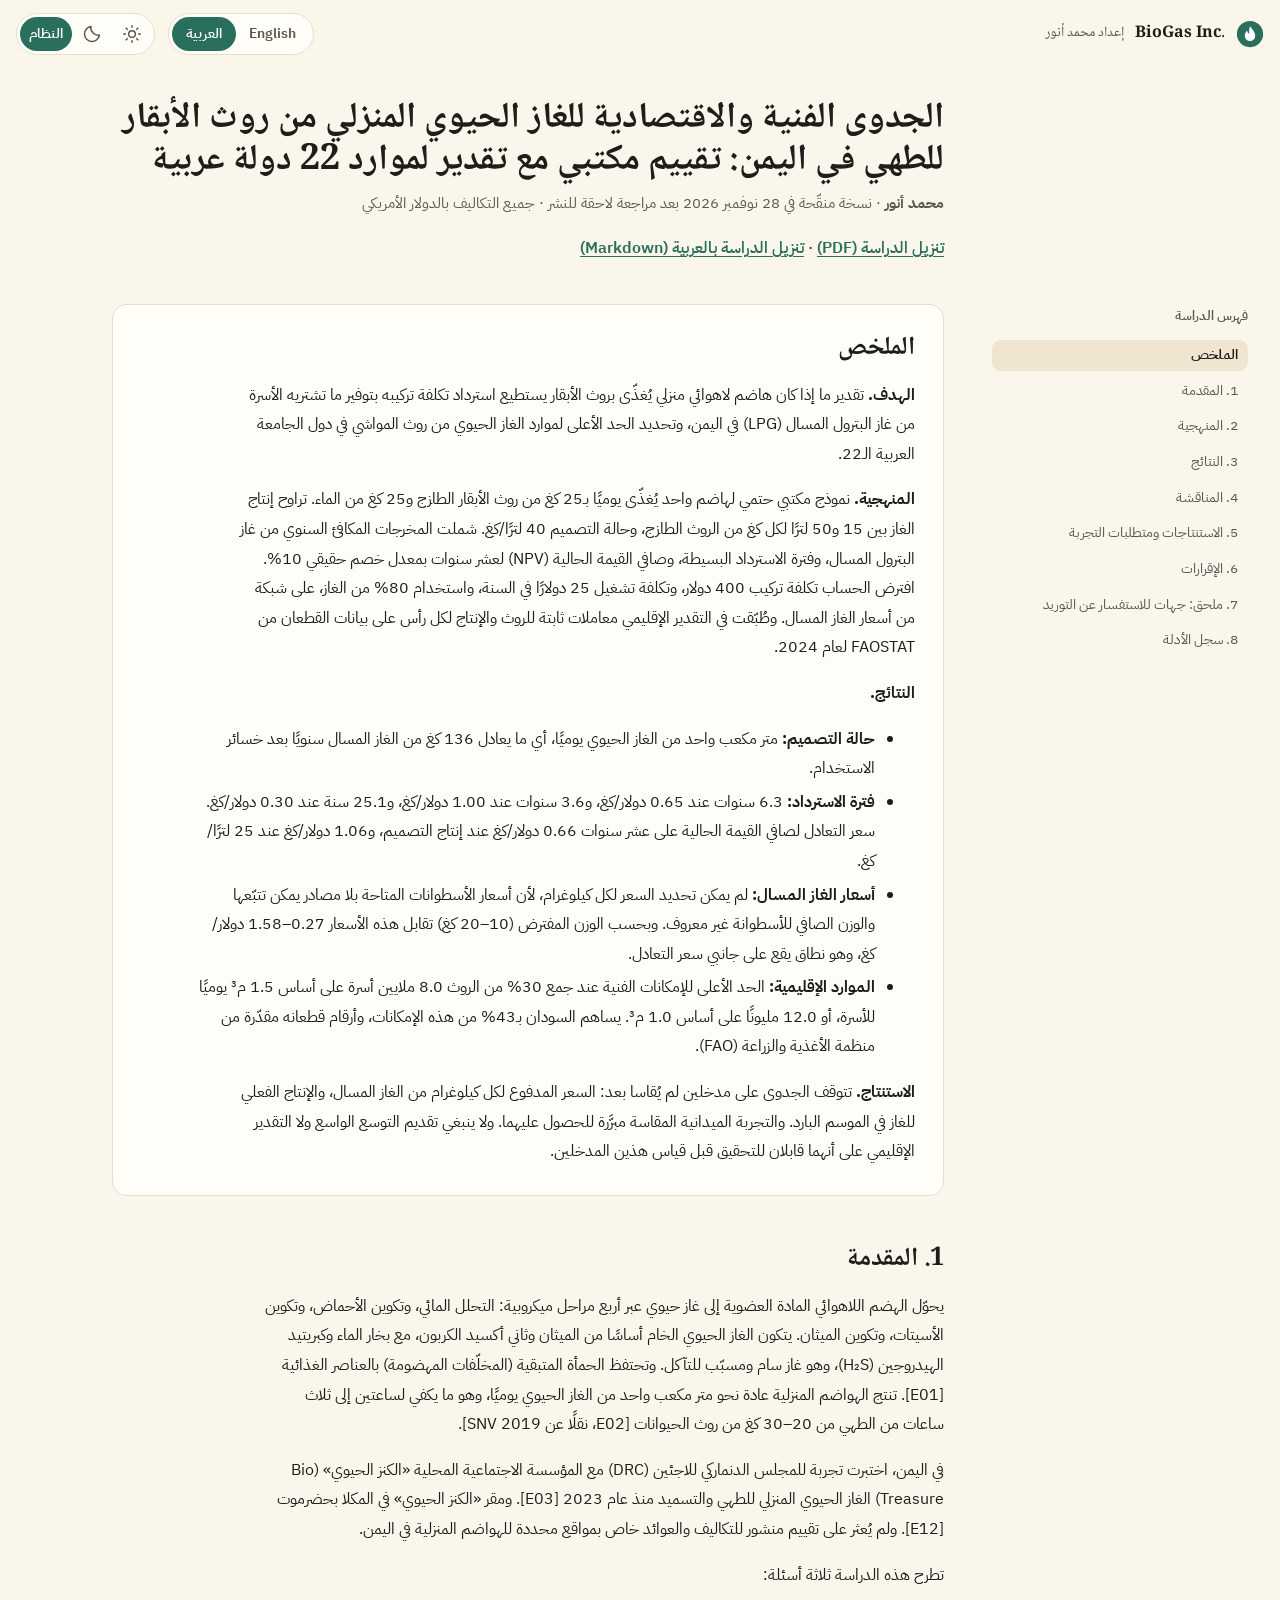
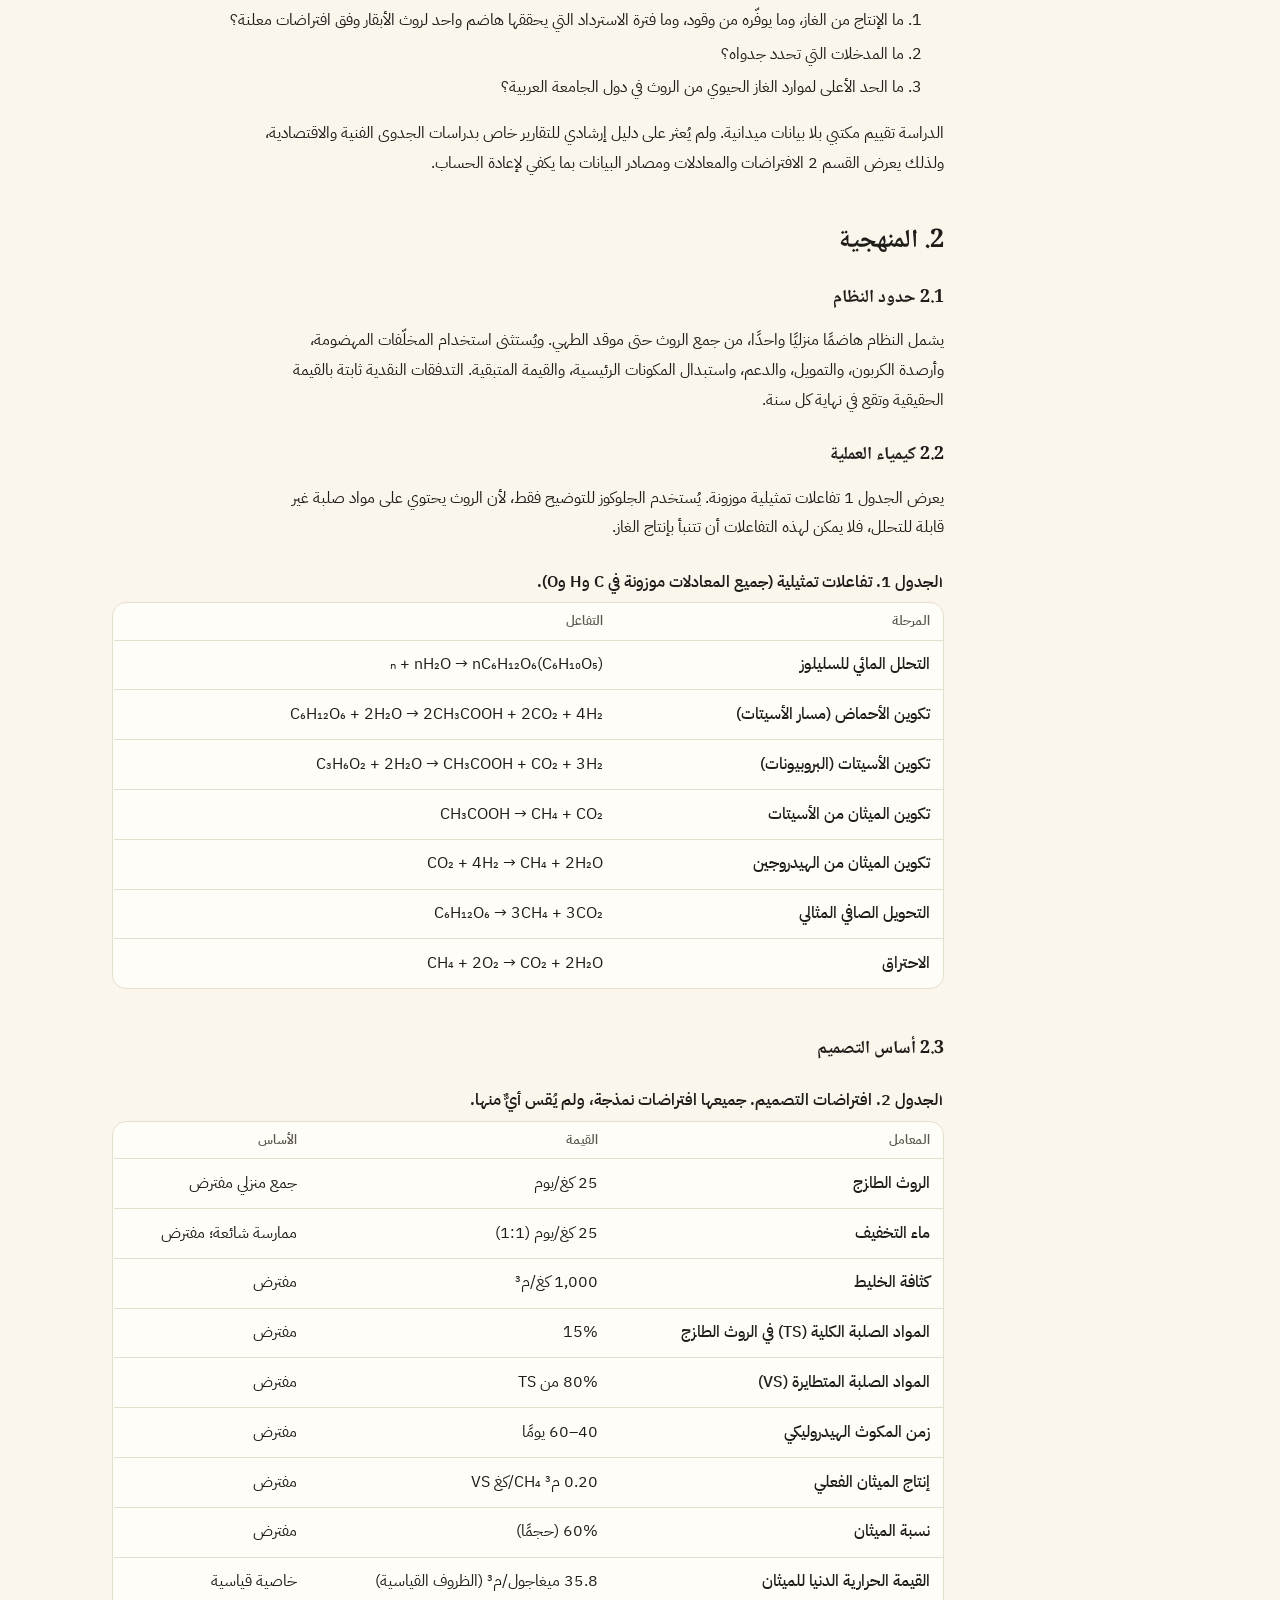
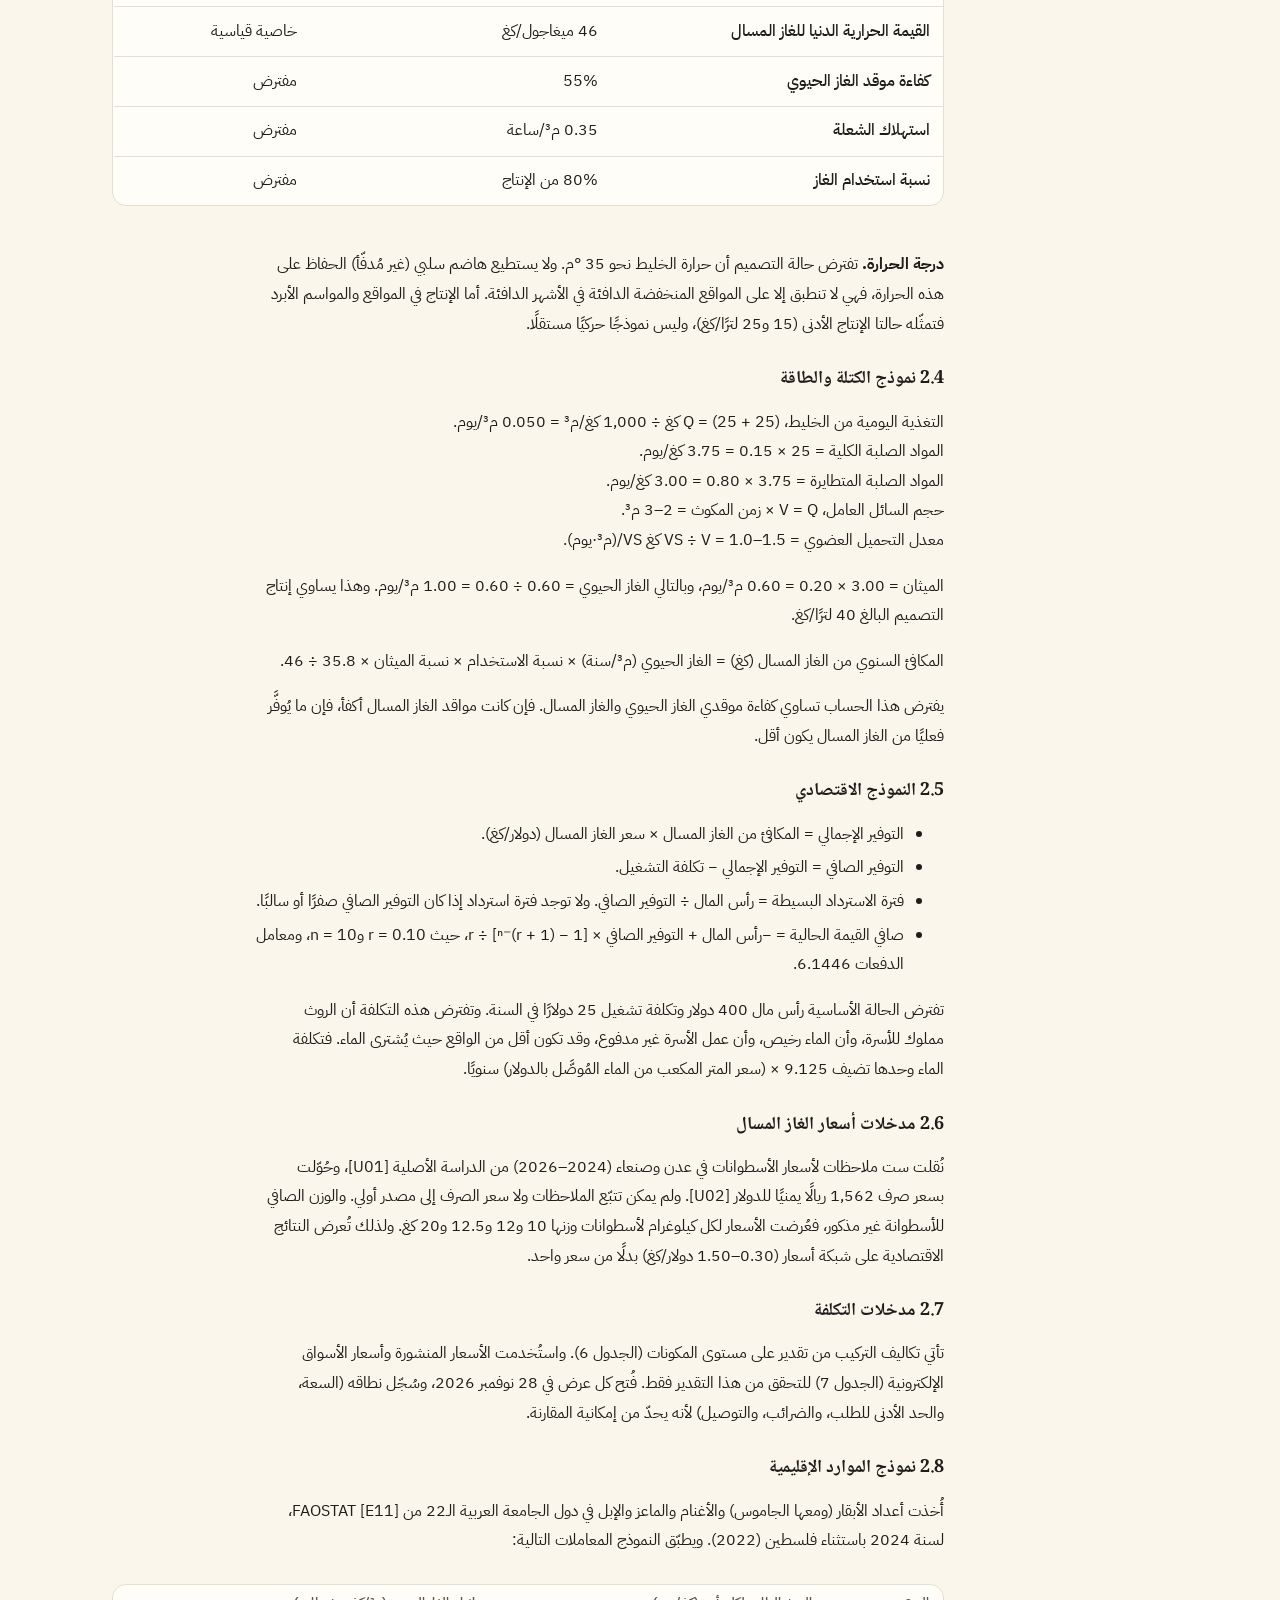
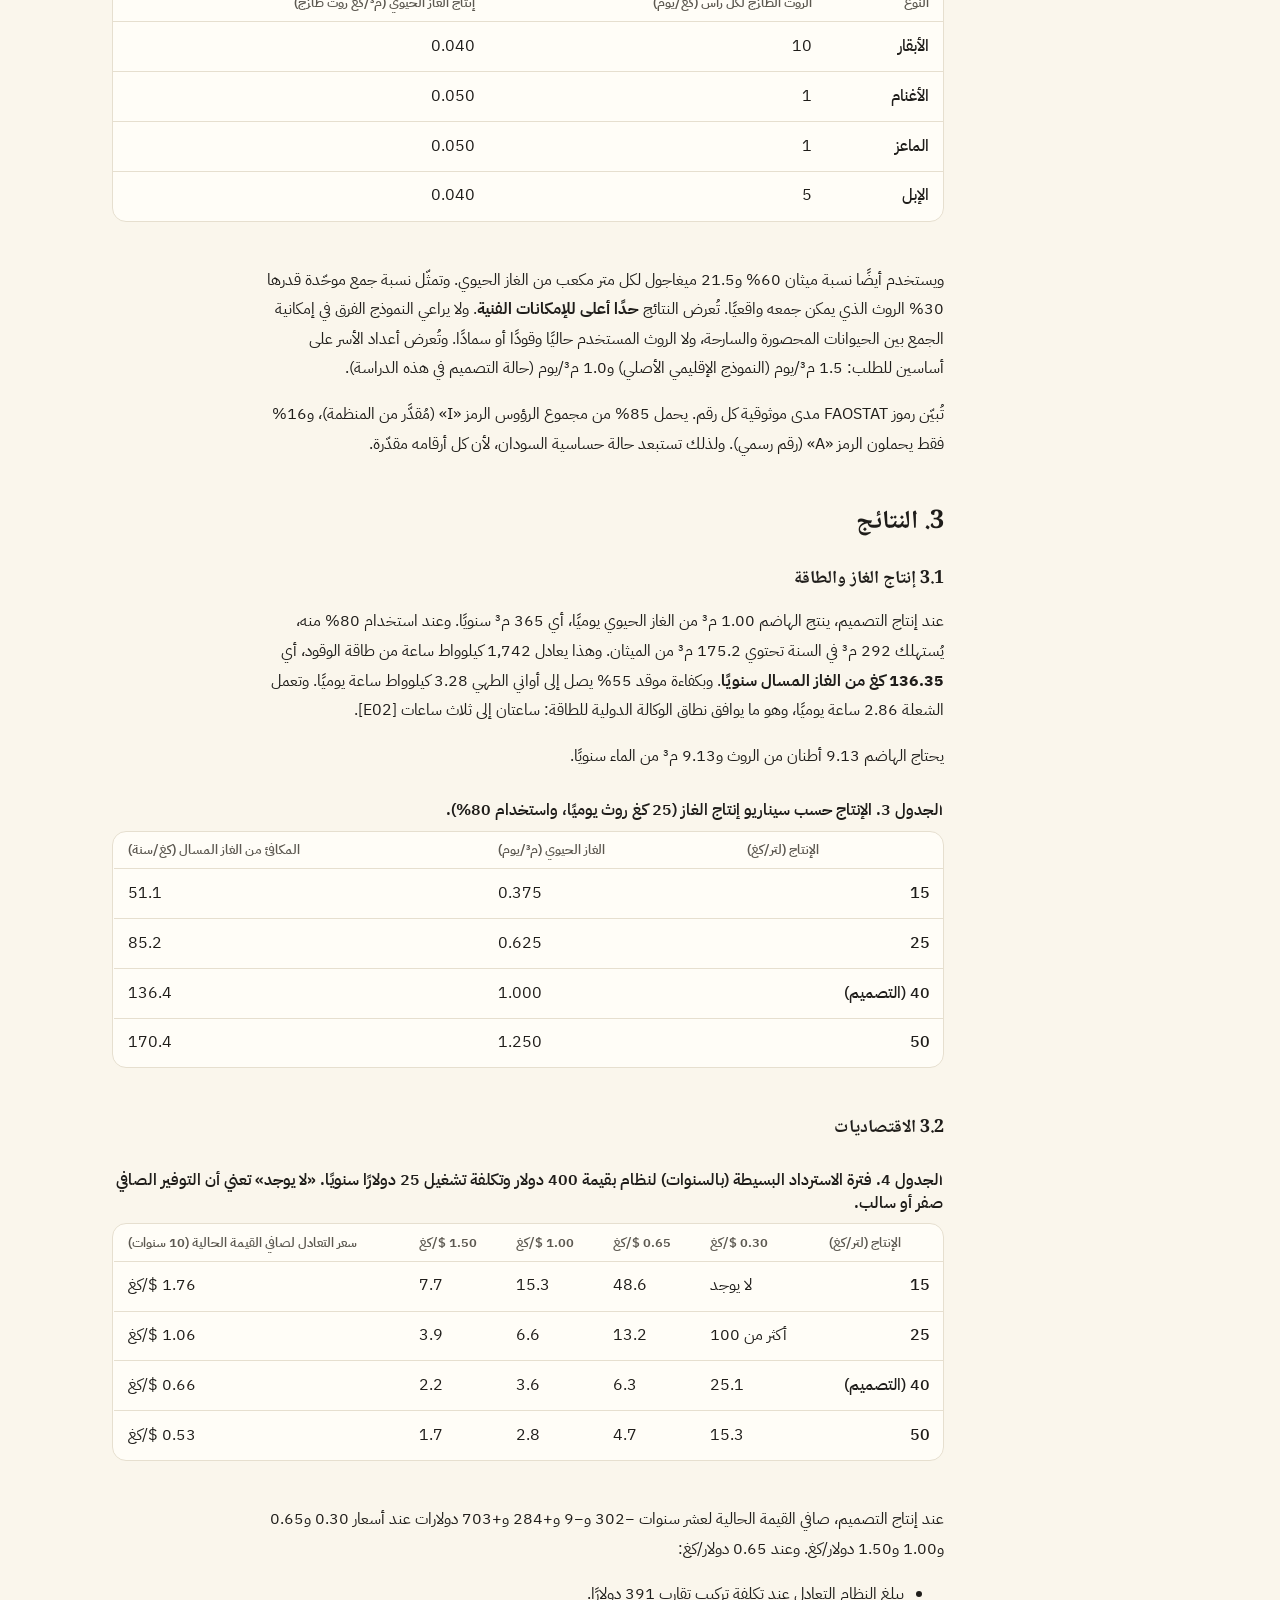
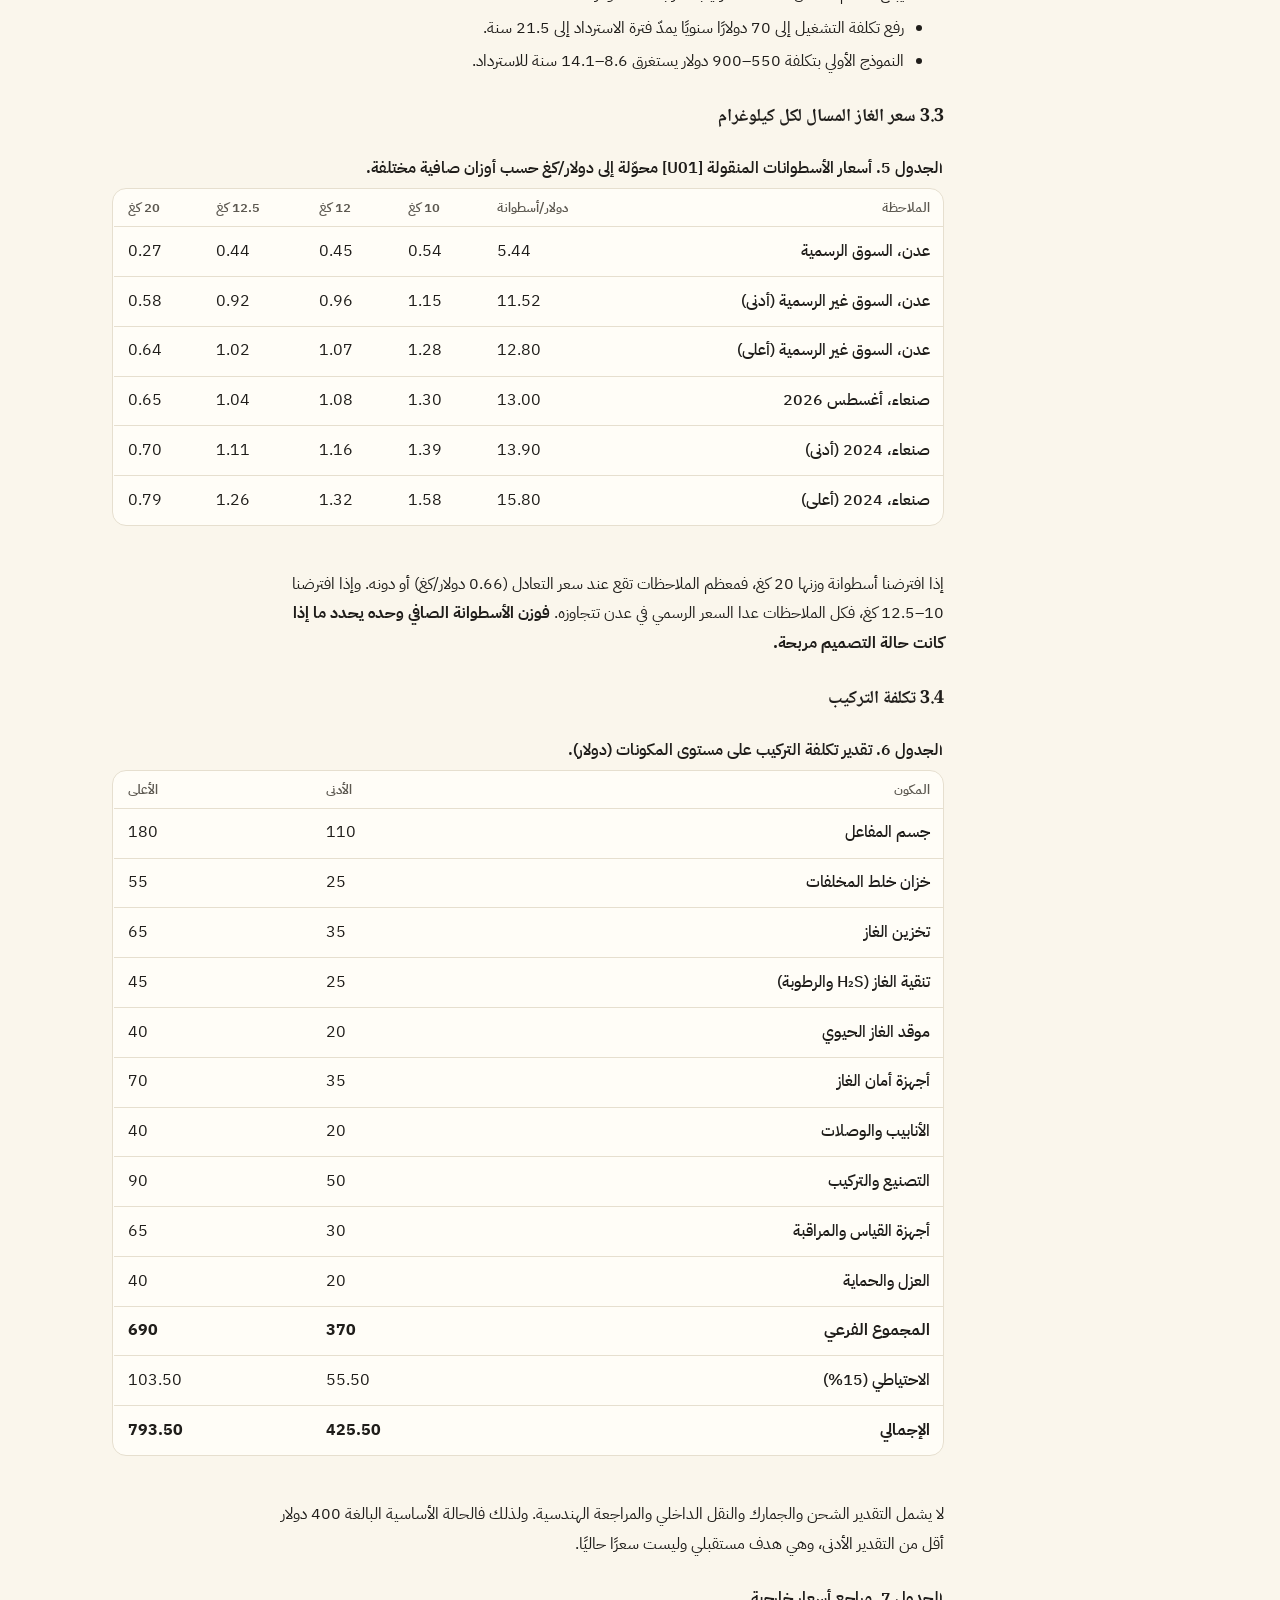
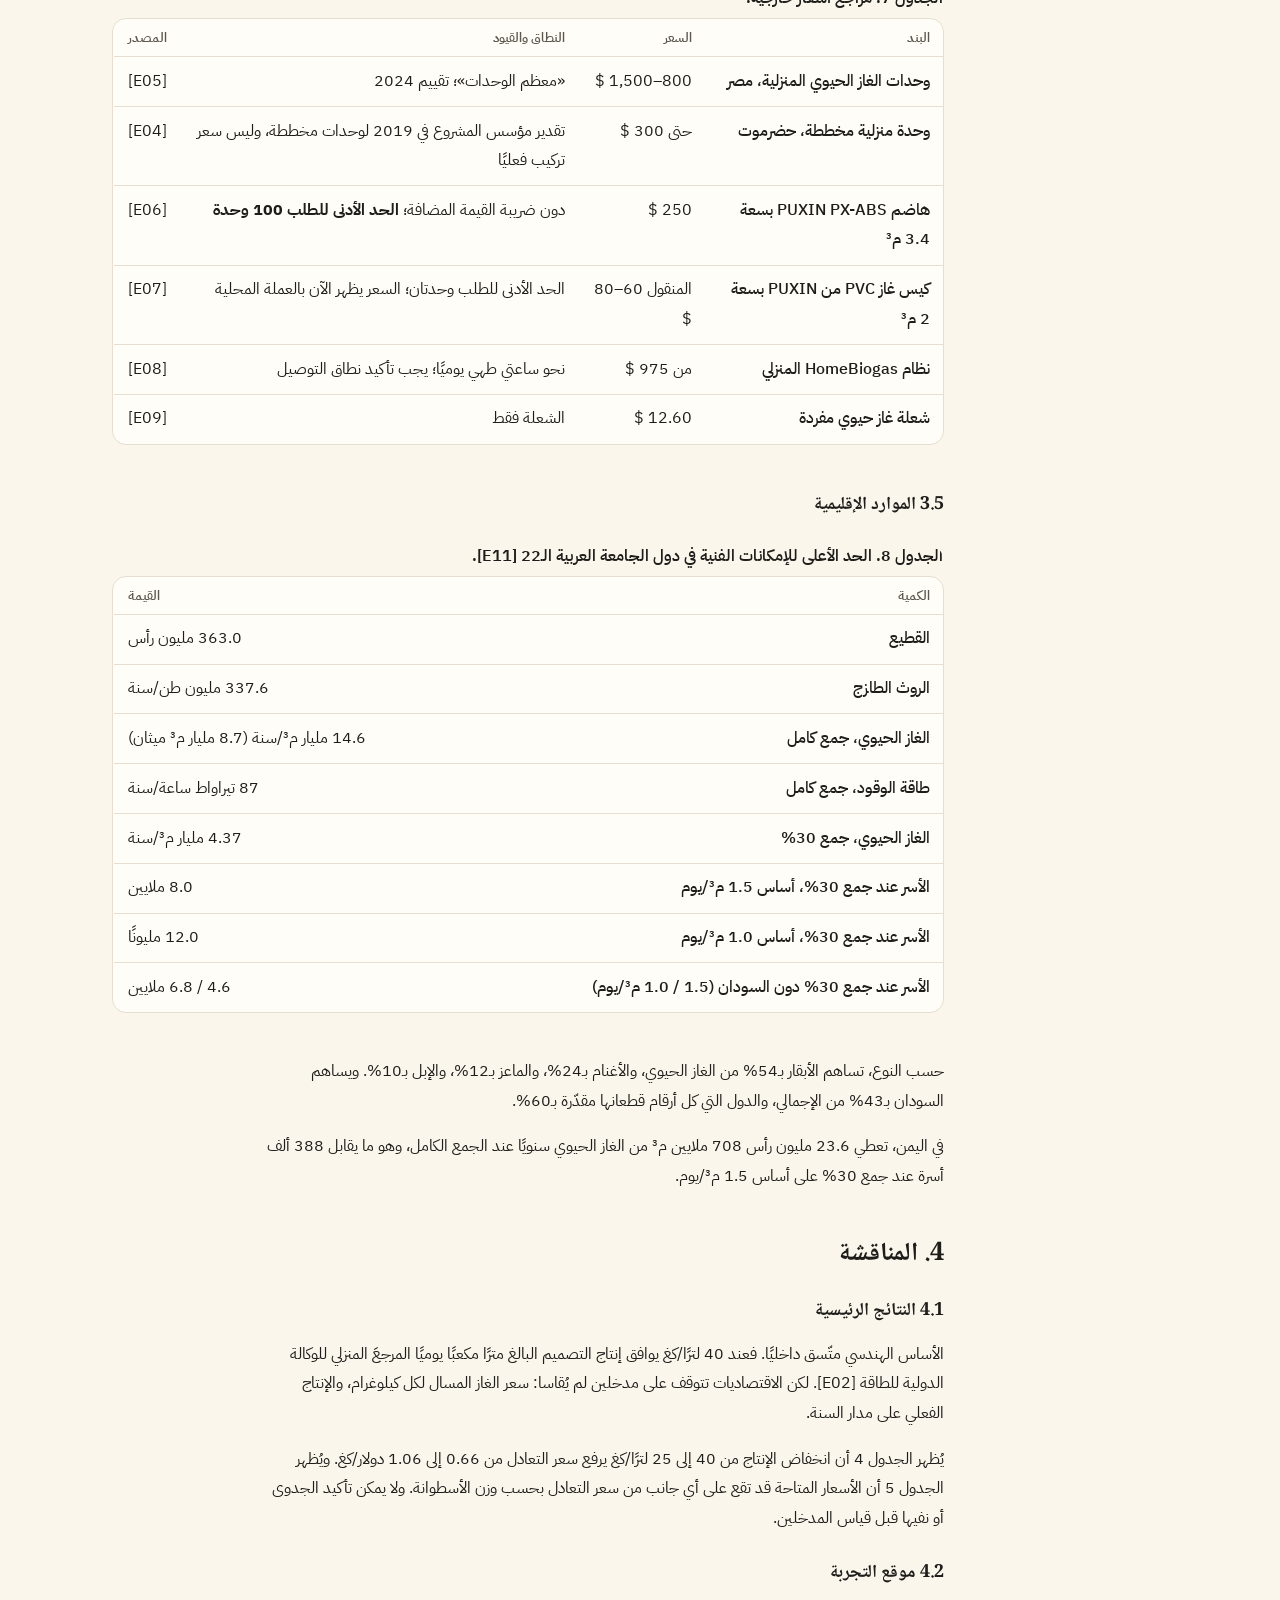
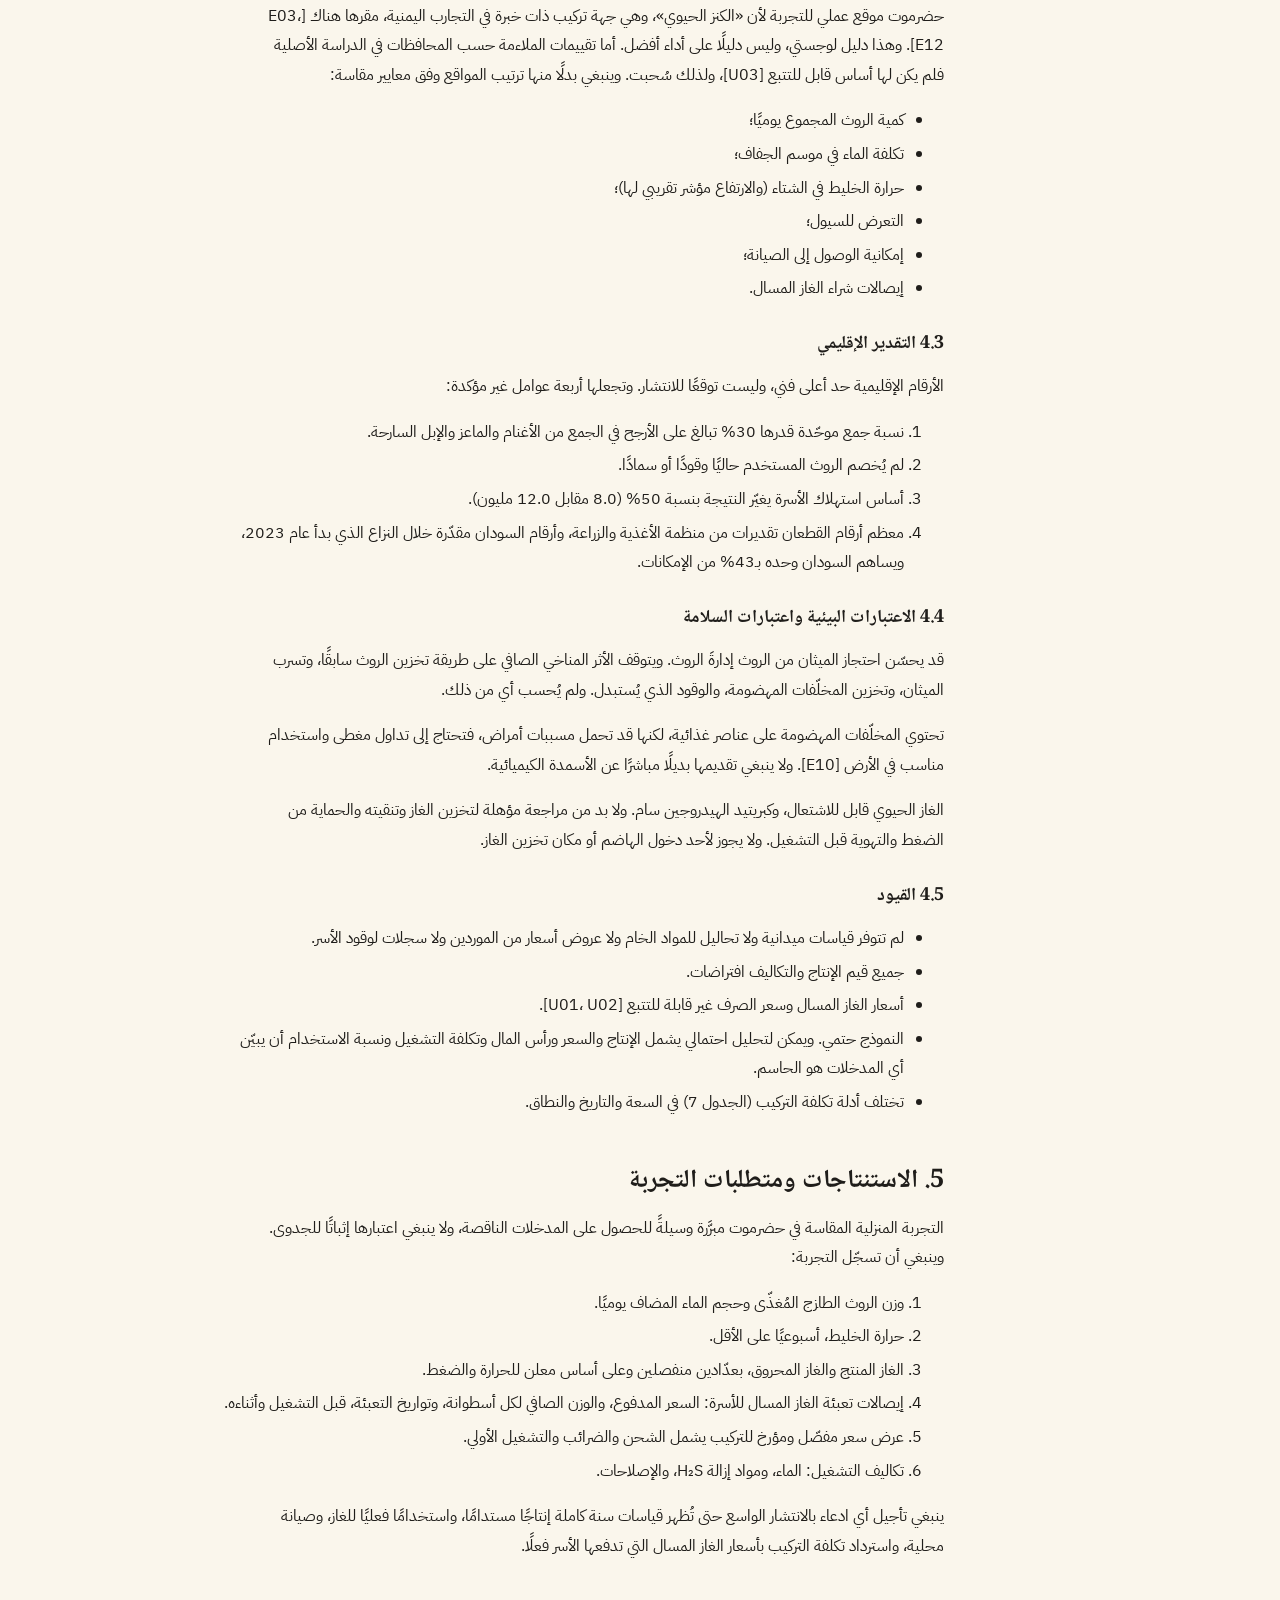
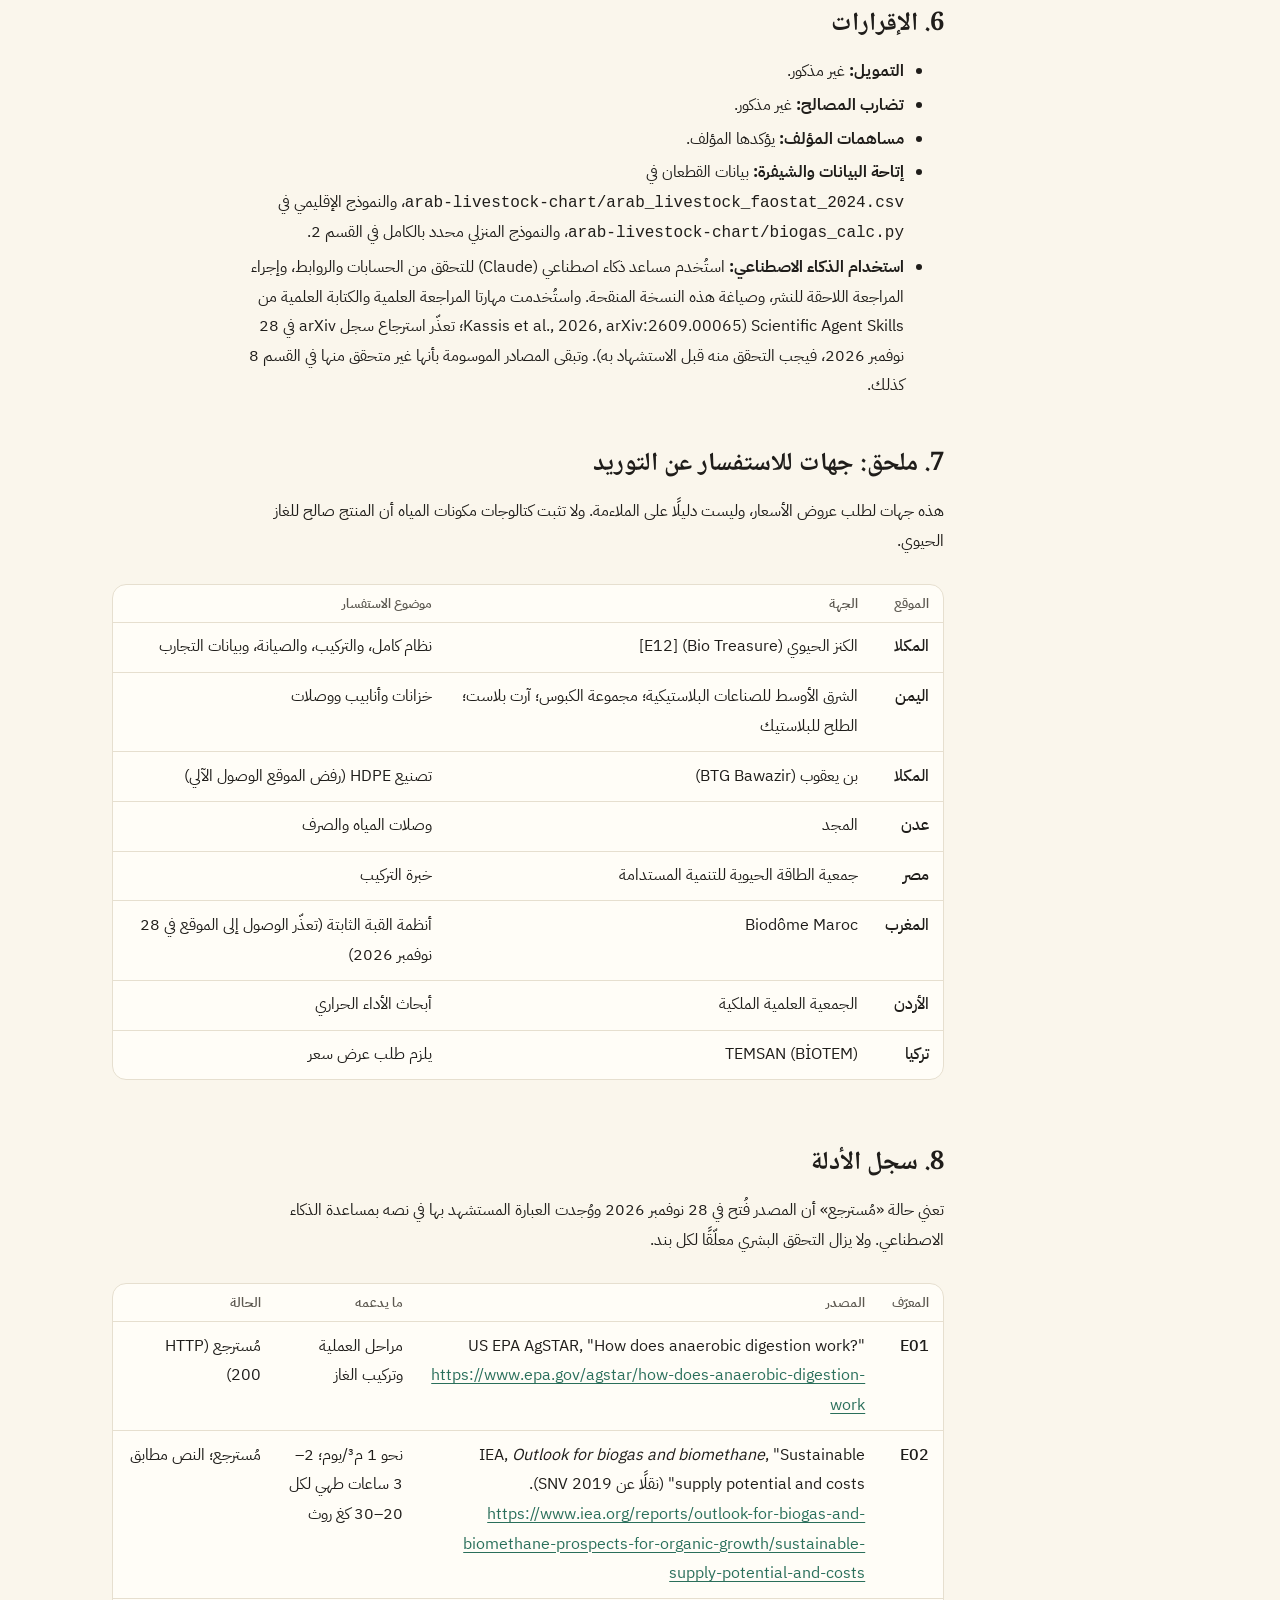
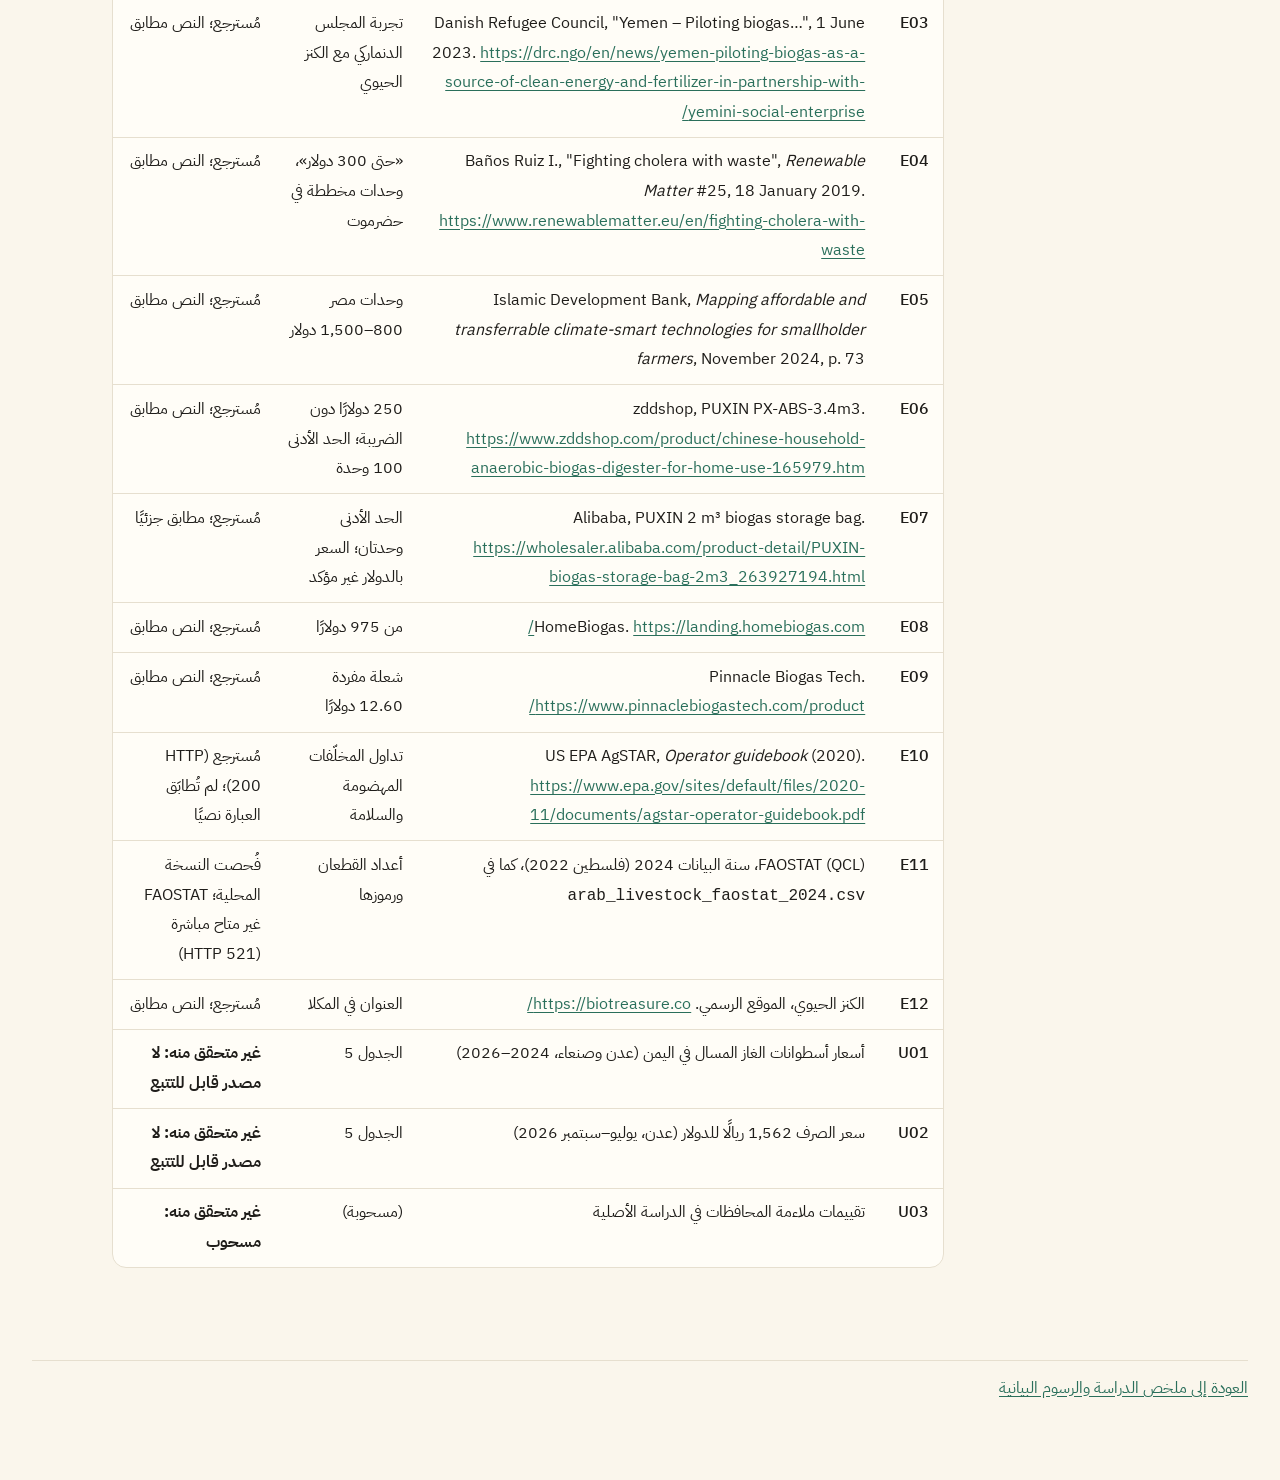
<file: research/study-ar.html>
<!doctype html>
<html lang="ar" dir="rtl">
<head>
<meta charset="utf-8">
<meta name="viewport" content="width=device-width, initial-scale=1, viewport-fit=cover">
<title>الجدوى الفنية والاقتصادية للغاز الحيوي المنزلي من روث الأبقار للطهي في اليمن: تقييم مكتبي مع تقدير لموارد 22 دولة عربية · BioGas Inc.</title>
<meta name="description" content="دراسة الجدوى الفنية والاقتصادية للغاز الحيوي المنزلي في اليمن، مع افتراضات التصميم والتكاليف ومصادر التوريد.">
<link rel="icon" href="../favicon.svg" type="image/svg+xml">
<link href="https://fonts.googleapis.com/css2?family=IBM+Plex+Sans+Arabic:wght@400;500;600&amp;family=Noto+Naskh+Arabic:wght@500;600;700&amp;family=Readex+Pro:wght@500;600;700&amp;display=swap" rel="stylesheet"/>
<link rel="stylesheet" href="../theme.css">
<script src="../theme.js"></script>
<link rel="alternate" hreflang="en" href="study-en.html">
<link rel="stylesheet" href="../research.css">
</head>
<body class="study-page">
<a class="skip-link" href="#study">تخطَّ إلى الدراسة</a>
<nav aria-label="BioGas Inc." class="topbar" dir="rtl">
<a class="brand" href="../ar.html#research"><svg aria-hidden="true" height="28" viewbox="0 0 32 32" width="28"><circle cx="16" cy="16" fill="var(--accent)" r="15"></circle><path d="M16 7c3.5 4.2 6 7.6 6 11a6 6 0 0 1-12 0c0-2.2 1-4.2 2.6-6.1.3 2 1.3 3.3 2.7 3.8C14.6 12.6 15 9.6 16 7z" fill="var(--accent-ink)"></path></svg><b dir="ltr">BioGas Inc.</b><span>إعداد محمد أنور</span></a>
  <div class="theme-tools">
<div aria-label="Language / اللغة" class="lang" role="group">
<a href="study-en.html" hreflang="en" lang="en">English</a>
<a href="study-ar.html" hreflang="ar" lang="ar" aria-current="page">العربية</a>
</div>
    <div class="theme-control" id="site-theme" role="group" aria-label="مظهر الموقع" hidden>
      <button type="button" data-set-theme="light" aria-label="المظهر الفاتح" aria-pressed="false" title="المظهر الفاتح"><svg viewBox="0 0 24 24" aria-hidden="true" focusable="false"><circle cx="12" cy="12" r="4"/><path d="M12 2v2m0 16v2M2 12h2m16 0h2M5 5l1.4 1.4m11.2 11.2L19 19M19 5l-1.4 1.4M6.4 17.6 5 19"/></svg></button>
      <button type="button" data-set-theme="dark" aria-label="المظهر الداكن" aria-pressed="false" title="المظهر الداكن"><svg viewBox="0 0 24 24" aria-hidden="true" focusable="false"><path d="M20.9 13.3A9 9 0 0 1 10.7 3.1a9 9 0 1 0 10.2 10.2Z"/></svg></button>
      <button type="button" data-set-theme="system" aria-pressed="false">النظام</button>
    </div>
  </div>
</nav>
<main class="wrap study" id="study">
<header class="study-head">
<h1>الجدوى الفنية والاقتصادية للغاز الحيوي المنزلي من روث الأبقار للطهي في اليمن: تقييم مكتبي مع تقدير لموارد 22 دولة عربية</h1>
<p class="byline"><strong>محمد أنور</strong> · نسخة منقّحة في 28 نوفمبر 2026 بعد مراجعة لاحقة للنشر · جميع التكاليف بالدولار الأمريكي</p>
<p><a class="download" href="pdf/BioYemen_Feasibility_Study_AR.pdf" download>تنزيل الدراسة (PDF)</a> · <a class="download" href="BioYemen_Feasibility_Study_AR.md" download>تنزيل الدراسة بالعربية (Markdown)</a></p>
</header>
<div class="study-layout">
<details class="study-toc">
<summary>فهرس الدراسة</summary>
<nav aria-label="فهرس الدراسة"><ul>
<li><a href="#s1">الملخص</a></li>
<li><a href="#s2">1. المقدمة</a></li>
<li><a href="#s3">2. المنهجية</a></li>
<li><a href="#s4">3. النتائج</a></li>
<li><a href="#s5">4. المناقشة</a></li>
<li><a href="#s6">5. الاستنتاجات ومتطلبات التجربة</a></li>
<li><a href="#s7">6. الإقرارات</a></li>
<li><a href="#s8">7. ملحق: جهات للاستفسار عن التوريد</a></li>
<li><a href="#s9">8. سجل الأدلة</a></li>
</ul></nav>
</details>
<article class="study-content" aria-label="الدراسة كاملة">
<section class="study-section abstract" aria-labelledby="s1">
<h2 id="s1">الملخص</h2>
<p><strong>الهدف.</strong> تقدير ما إذا كان هاضم لاهوائي منزلي يُغذّى بروث الأبقار يستطيع استرداد تكلفة تركيبه بتوفير ما تشتريه الأسرة من غاز البترول المسال (LPG) في اليمن، وتحديد الحد الأعلى لموارد الغاز الحيوي من روث المواشي في دول الجامعة العربية الـ22.</p>
<p><strong>المنهجية.</strong> نموذج مكتبي حتمي لهاضم واحد يُغذّى يوميًا بـ25 كغ من روث الأبقار الطازج و25 كغ من الماء. تراوح إنتاج الغاز بين 15 و50 لترًا لكل كغ من الروث الطازج، وحالة التصميم 40 لترًا/كغ. شملت المخرجات المكافئ السنوي من غاز البترول المسال، وفترة الاسترداد البسيطة، وصافي القيمة الحالية (NPV) لعشر سنوات بمعدل خصم حقيقي 10%. افترض الحساب تكلفة تركيب 400 دولار، وتكلفة تشغيل 25 دولارًا في السنة، واستخدام 80% من الغاز، على شبكة من أسعار الغاز المسال. وطُبّقت في التقدير الإقليمي معاملات ثابتة للروث والإنتاج لكل رأس على بيانات القطعان من FAOSTAT لعام 2024.</p>
<p><strong>النتائج.</strong></p>
<ul><li><strong>حالة التصميم:</strong> متر مكعب واحد من الغاز الحيوي يوميًا، أي ما يعادل 136 كغ من الغاز المسال سنويًا بعد خسائر الاستخدام.</li><li><strong>فترة الاسترداد:</strong> 6.3 سنوات عند 0.65 دولار/كغ، و3.6 سنوات عند 1.00 دولار/كغ، و25.1 سنة عند 0.30 دولار/كغ. سعر التعادل لصافي القيمة الحالية على عشر سنوات 0.66 دولار/كغ عند إنتاج التصميم، و1.06 دولار/كغ عند 25 لترًا/كغ.</li><li><strong>أسعار الغاز المسال:</strong> لم يمكن تحديد السعر لكل كيلوغرام، لأن أسعار الأسطوانات المتاحة بلا مصادر يمكن تتبّعها والوزن الصافي للأسطوانة غير معروف. وبحسب الوزن المفترض (10–20 كغ) تقابل هذه الأسعار 0.27–1.58 دولار/كغ، وهو نطاق يقع على جانبي سعر التعادل.</li><li><strong>الموارد الإقليمية:</strong> الحد الأعلى للإمكانات الفنية عند جمع 30% من الروث 8.0 ملايين أسرة على أساس 1.5 م³ يوميًا للأسرة، أو 12.0 مليونًا على أساس 1.0 م³. يساهم السودان بـ43% من هذه الإمكانات، وأرقام قطعانه مقدّرة من منظمة الأغذية والزراعة (FAO).</li></ul>
<p><strong>الاستنتاج.</strong> تتوقف الجدوى على مدخلين لم يُقاسا بعد: السعر المدفوع لكل كيلوغرام من الغاز المسال، والإنتاج الفعلي للغاز في الموسم البارد. والتجربة الميدانية المقاسة مبرَّرة للحصول عليهما. ولا ينبغي تقديم التوسع الواسع ولا التقدير الإقليمي على أنهما قابلان للتحقيق قبل قياس هذين المدخلين.</p>
</section>
<section class="study-section" aria-labelledby="s2">
<h2 id="s2">1. المقدمة</h2>
<p>يحوّل الهضم اللاهوائي المادة العضوية إلى غاز حيوي عبر أربع مراحل ميكروبية: التحلل المائي، وتكوين الأحماض، وتكوين الأسيتات، وتكوين الميثان. يتكون الغاز الحيوي الخام أساسًا من الميثان وثاني أكسيد الكربون، مع بخار الماء وكبريتيد الهيدروجين (H₂S)، وهو غاز سام ومسبّب للتآكل. وتحتفظ الحمأة المتبقية (المخلّفات المهضومة) بالعناصر الغذائية [E01]. تنتج الهواضم المنزلية عادة نحو متر مكعب واحد من الغاز الحيوي يوميًا، وهو ما يكفي لساعتين إلى ثلاث ساعات من الطهي من 20–30 كغ من روث الحيوانات [E02، نقلًا عن SNV 2019].</p>
<p>في اليمن، اختبرت تجربة للمجلس الدنماركي للاجئين (DRC) مع المؤسسة الاجتماعية المحلية «الكنز الحيوي» (Bio Treasure) الغاز الحيوي المنزلي للطهي والتسميد منذ عام 2023 [E03]. ومقر «الكنز الحيوي» في المكلا بحضرموت [E12]. ولم يُعثر على تقييم منشور للتكاليف والعوائد خاص بمواقع محددة للهواضم المنزلية في اليمن.</p>
<p>تطرح هذه الدراسة ثلاثة أسئلة:</p>
<ol><li>ما الإنتاج من الغاز، وما يوفّره من وقود، وما فترة الاسترداد التي يحققها هاضم واحد لروث الأبقار وفق افتراضات معلنة؟</li><li>ما المدخلات التي تحدد جدواه؟</li><li>ما الحد الأعلى لموارد الغاز الحيوي من الروث في دول الجامعة العربية؟</li></ol>
<p>الدراسة تقييم مكتبي بلا بيانات ميدانية. ولم يُعثر على دليل إرشادي للتقارير خاص بدراسات الجدوى الفنية والاقتصادية، ولذلك يعرض القسم 2 الافتراضات والمعادلات ومصادر البيانات بما يكفي لإعادة الحساب.</p>
</section>
<section class="study-section" aria-labelledby="s3">
<h2 id="s3">2. المنهجية</h2>
<h3>2.1 حدود النظام</h3>
<p>يشمل النظام هاضمًا منزليًا واحدًا، من جمع الروث حتى موقد الطهي. ويُستثنى استخدام المخلّفات المهضومة، وأرصدة الكربون، والتمويل، والدعم، واستبدال المكونات الرئيسية، والقيمة المتبقية. التدفقات النقدية ثابتة بالقيمة الحقيقية وتقع في نهاية كل سنة.</p>
<h3>2.2 كيمياء العملية</h3>
<p>يعرض الجدول 1 تفاعلات تمثيلية موزونة. يُستخدم الجلوكوز للتوضيح فقط، لأن الروث يحتوي على مواد صلبة غير قابلة للتحلل، فلا يمكن لهذه التفاعلات أن تتنبأ بإنتاج الغاز.</p>
<div aria-labelledby="table-1" class="table-scroll" role="region" tabindex="0"><table>
<caption id="table-1">الجدول 1. تفاعلات تمثيلية (جميع المعادلات موزونة في C وH وO).</caption>
<thead><tr><th scope="col">المرحلة</th><th scope="col">التفاعل</th></tr></thead><tbody>
<tr><th scope="row">التحلل المائي للسليلوز</th><td>(C₆H₁₀O₅)ₙ + nH₂O → nC₆H₁₂O₆</td></tr>
<tr><th scope="row">تكوين الأحماض (مسار الأسيتات)</th><td>C₆H₁₂O₆ + 2H₂O → 2CH₃COOH + 2CO₂ + 4H₂</td></tr>
<tr><th scope="row">تكوين الأسيتات (البروبيونات)</th><td>C₃H₆O₂ + 2H₂O → CH₃COOH + CO₂ + 3H₂</td></tr>
<tr><th scope="row">تكوين الميثان من الأسيتات</th><td>CH₃COOH → CH₄ + CO₂</td></tr>
<tr><th scope="row">تكوين الميثان من الهيدروجين</th><td>CO₂ + 4H₂ → CH₄ + 2H₂O</td></tr>
<tr><th scope="row">التحويل الصافي المثالي</th><td>C₆H₁₂O₆ → 3CH₄ + 3CO₂</td></tr>
<tr><th scope="row">الاحتراق</th><td>CH₄ + 2O₂ → CO₂ + 2H₂O</td></tr>
</tbody></table></div>
<h3>2.3 أساس التصميم</h3>
<div aria-labelledby="table-2" class="table-scroll" role="region" tabindex="0"><table>
<caption id="table-2">الجدول 2. افتراضات التصميم. جميعها افتراضات نمذجة، ولم يُقس أيٌّ منها.</caption>
<thead><tr><th scope="col">المعامل</th><th scope="col">القيمة</th><th scope="col">الأساس</th></tr></thead><tbody>
<tr><th scope="row">الروث الطازج</th><td>25 كغ/يوم</td><td>جمع منزلي مفترض</td></tr>
<tr><th scope="row">ماء التخفيف</th><td>25 كغ/يوم (1:1)</td><td>ممارسة شائعة؛ مفترض</td></tr>
<tr><th scope="row">كثافة الخليط</th><td>1,000 كغ/م³</td><td>مفترض</td></tr>
<tr><th scope="row">المواد الصلبة الكلية (TS) في الروث الطازج</th><td>15%</td><td>مفترض</td></tr>
<tr><th scope="row">المواد الصلبة المتطايرة (VS)</th><td>80% من TS</td><td>مفترض</td></tr>
<tr><th scope="row">زمن المكوث الهيدروليكي</th><td>40–60 يومًا</td><td>مفترض</td></tr>
<tr><th scope="row">إنتاج الميثان الفعلي</th><td>0.20 م³ CH₄/كغ VS</td><td>مفترض</td></tr>
<tr><th scope="row">نسبة الميثان</th><td>60% (حجمًا)</td><td>مفترض</td></tr>
<tr><th scope="row">القيمة الحرارية الدنيا للميثان</th><td>35.8 ميغاجول/م³ (الظروف القياسية)</td><td>خاصية قياسية</td></tr>
<tr><th scope="row">القيمة الحرارية الدنيا للغاز المسال</th><td>46 ميغاجول/كغ</td><td>خاصية قياسية</td></tr>
<tr><th scope="row">كفاءة موقد الغاز الحيوي</th><td>55%</td><td>مفترض</td></tr>
<tr><th scope="row">استهلاك الشعلة</th><td>0.35 م³/ساعة</td><td>مفترض</td></tr>
<tr><th scope="row">نسبة استخدام الغاز</th><td>80% من الإنتاج</td><td>مفترض</td></tr>
</tbody></table></div>
<p><strong>درجة الحرارة.</strong> تفترض حالة التصميم أن حرارة الخليط نحو 35 °م. ولا يستطيع هاضم سلبي (غير مُدفّأ) الحفاظ على هذه الحرارة، فهي لا تنطبق إلا على المواقع المنخفضة الدافئة في الأشهر الدافئة. أما الإنتاج في المواقع والمواسم الأبرد فتمثّله حالتا الإنتاج الأدنى (15 و25 لترًا/كغ)، وليس نموذجًا حركيًا مستقلًا.</p>
<h3>2.4 نموذج الكتلة والطاقة</h3>
<p>التغذية اليومية من الخليط، Q = (25 + 25) كغ ÷ 1,000 كغ/م³ = 0.050 م³/يوم.<br>
المواد الصلبة الكلية = 25 × 0.15 = 3.75 كغ/يوم.<br>
المواد الصلبة المتطايرة = 3.75 × 0.80 = 3.00 كغ/يوم.<br>
حجم السائل العامل، V = Q × زمن المكوث = 2–3 م³.<br>
معدل التحميل العضوي = VS ÷ V = 1.0–1.5 كغ VS/(م³·يوم).</p>
<p>الميثان = 3.00 × 0.20 = 0.60 م³/يوم، وبالتالي الغاز الحيوي = 0.60 ÷ 0.60 = 1.00 م³/يوم. وهذا يساوي إنتاج التصميم البالغ 40 لترًا/كغ.</p>
<p>المكافئ السنوي من الغاز المسال (كغ) = الغاز الحيوي (م³/سنة) × نسبة الاستخدام × نسبة الميثان × 35.8 ÷ 46.</p>
<p>يفترض هذا الحساب تساوي كفاءة موقدي الغاز الحيوي والغاز المسال. فإن كانت مواقد الغاز المسال أكفأ، فإن ما يُوفَّر فعليًا من الغاز المسال يكون أقل.</p>
<h3>2.5 النموذج الاقتصادي</h3>
<ul><li>التوفير الإجمالي = المكافئ من الغاز المسال × سعر الغاز المسال (دولار/كغ).</li><li>التوفير الصافي = التوفير الإجمالي − تكلفة التشغيل.</li><li>فترة الاسترداد البسيطة = رأس المال ÷ التوفير الصافي. ولا توجد فترة استرداد إذا كان التوفير الصافي صفرًا أو سالبًا.</li><li>صافي القيمة الحالية = −رأس المال + التوفير الصافي × [1 − (1 + r)⁻ⁿ] ÷ r، حيث r = 0.10 وn = 10، ومعامل الدفعات 6.1446.</li></ul>
<p>تفترض الحالة الأساسية رأس مال 400 دولار وتكلفة تشغيل 25 دولارًا في السنة. وتفترض هذه التكلفة أن الروث مملوك للأسرة، وأن الماء رخيص، وأن عمل الأسرة غير مدفوع، وقد تكون أقل من الواقع حيث يُشترى الماء. فتكلفة الماء وحدها تضيف 9.125 × (سعر المتر المكعب من الماء المُوصَّل بالدولار) سنويًا.</p>
<h3>2.6 مدخلات أسعار الغاز المسال</h3>
<p>نُقلت ست ملاحظات لأسعار الأسطوانات في عدن وصنعاء (2024–2026) من الدراسة الأصلية [U01]، وحُوّلت بسعر صرف 1,562 ريالًا يمنيًا للدولار [U02]. ولم يمكن تتبّع الملاحظات ولا سعر الصرف إلى مصدر أولي. والوزن الصافي للأسطوانة غير مذكور، فعُرضت الأسعار لكل كيلوغرام لأسطوانات وزنها 10 و12 و12.5 و20 كغ. ولذلك تُعرض النتائج الاقتصادية على شبكة أسعار (0.30–1.50 دولار/كغ) بدلًا من سعر واحد.</p>
<h3>2.7 مدخلات التكلفة</h3>
<p>تأتي تكاليف التركيب من تقدير على مستوى المكونات (الجدول 6). واستُخدمت الأسعار المنشورة وأسعار الأسواق الإلكترونية (الجدول 7) للتحقق من هذا التقدير فقط. فُتح كل عرض في 28 نوفمبر 2026، وسُجّل نطاقه (السعة، والحد الأدنى للطلب، والضرائب، والتوصيل) لأنه يحدّ من إمكانية المقارنة.</p>
<h3>2.8 نموذج الموارد الإقليمية</h3>
<p>أُخذت أعداد الأبقار (ومعها الجاموس) والأغنام والماعز والإبل في دول الجامعة العربية الـ22 من FAOSTAT [E11]، لسنة 2024 باستثناء فلسطين (2022). ويطبّق النموذج المعاملات التالية:</p>
<div aria-label="النوع …" class="table-scroll" role="region" tabindex="0"><table>
<thead><tr><th scope="col">النوع</th><th scope="col">الروث الطازج لكل رأس (كغ/يوم)</th><th scope="col">إنتاج الغاز الحيوي (م³/كغ روث طازج)</th></tr></thead><tbody>
<tr><th scope="row">الأبقار</th><td>10</td><td>0.040</td></tr>
<tr><th scope="row">الأغنام</th><td>1</td><td>0.050</td></tr>
<tr><th scope="row">الماعز</th><td>1</td><td>0.050</td></tr>
<tr><th scope="row">الإبل</th><td>5</td><td>0.040</td></tr>
</tbody></table></div>
<p>ويستخدم أيضًا نسبة ميثان 60% و21.5 ميغاجول لكل متر مكعب من الغاز الحيوي. وتمثّل نسبة جمع موحّدة قدرها 30% الروث الذي يمكن جمعه واقعيًا. تُعرض النتائج <strong>حدًا أعلى للإمكانات الفنية</strong>. ولا يراعي النموذج الفرق في إمكانية الجمع بين الحيوانات المحصورة والسارحة، ولا الروث المستخدم حاليًا وقودًا أو سمادًا. وتُعرض أعداد الأسر على أساسين للطلب: 1.5 م³/يوم (النموذج الإقليمي الأصلي) و1.0 م³/يوم (حالة التصميم في هذه الدراسة).</p>
<p>تُبيّن رموز FAOSTAT مدى موثوقية كل رقم. يحمل 85% من مجموع الرؤوس الرمز «I» (مُقدَّر من المنظمة)، و16% فقط يحملون الرمز «A» (رقم رسمي). ولذلك تستبعد حالة حساسية السودان، لأن كل أرقامه مقدّرة.</p>
</section>
<section class="study-section" aria-labelledby="s4">
<h2 id="s4">3. النتائج</h2>
<h3>3.1 إنتاج الغاز والطاقة</h3>
<p>عند إنتاج التصميم، ينتج الهاضم 1.00 م³ من الغاز الحيوي يوميًا، أي 365 م³ سنويًا. وعند استخدام 80% منه، يُستهلك 292 م³ في السنة تحتوي 175.2 م³ من الميثان. وهذا يعادل 1,742 كيلوواط ساعة من طاقة الوقود، أي <strong>136.35 كغ من الغاز المسال سنويًا</strong>. وبكفاءة موقد 55% يصل إلى أواني الطهي 3.28 كيلوواط ساعة يوميًا. وتعمل الشعلة 2.86 ساعة يوميًا، وهو ما يوافق نطاق الوكالة الدولية للطاقة: ساعتان إلى ثلاث ساعات [E02].</p>
<p>يحتاج الهاضم 9.13 أطنان من الروث و9.13 م³ من الماء سنويًا.</p>
<div aria-labelledby="table-4" class="table-scroll" role="region" tabindex="0"><table>
<caption id="table-4">الجدول 3. الإنتاج حسب سيناريو إنتاج الغاز (25 كغ روث يوميًا، واستخدام 80%).</caption>
<thead><tr><th scope="col" class="num">الإنتاج (لتر/كغ)</th><th scope="col" class="num">الغاز الحيوي (م³/يوم)</th><th scope="col" class="num">المكافئ من الغاز المسال (كغ/سنة)</th></tr></thead><tbody>
<tr><th scope="row">15</th><td class="num">0.375</td><td class="num">51.1</td></tr>
<tr><th scope="row">25</th><td class="num">0.625</td><td class="num">85.2</td></tr>
<tr><th scope="row">40 (التصميم)</th><td class="num">1.000</td><td class="num">136.4</td></tr>
<tr><th scope="row">50</th><td class="num">1.250</td><td class="num">170.4</td></tr>
</tbody></table></div>
<h3>3.2 الاقتصاديات</h3>
<div aria-labelledby="table-5" class="table-scroll" role="region" tabindex="0"><table>
<caption id="table-5">الجدول 4. فترة الاسترداد البسيطة (بالسنوات) لنظام بقيمة 400 دولار وتكلفة تشغيل 25 دولارًا سنويًا. «لا يوجد» تعني أن التوفير الصافي صفر أو سالب.</caption>
<thead><tr><th scope="col" class="num">الإنتاج (لتر/كغ)</th><th scope="col" class="num">0.30 $/كغ</th><th scope="col" class="num">0.65 $/كغ</th><th scope="col" class="num">1.00 $/كغ</th><th scope="col" class="num">1.50 $/كغ</th><th scope="col" class="num">سعر التعادل لصافي القيمة الحالية (10 سنوات)</th></tr></thead><tbody>
<tr><th scope="row">15</th><td class="num">لا يوجد</td><td class="num">48.6</td><td class="num">15.3</td><td class="num">7.7</td><td class="num">1.76 $/كغ</td></tr>
<tr><th scope="row">25</th><td class="num">أكثر من 100</td><td class="num">13.2</td><td class="num">6.6</td><td class="num">3.9</td><td class="num">1.06 $/كغ</td></tr>
<tr><th scope="row">40 (التصميم)</th><td class="num">25.1</td><td class="num">6.3</td><td class="num">3.6</td><td class="num">2.2</td><td class="num">0.66 $/كغ</td></tr>
<tr><th scope="row">50</th><td class="num">15.3</td><td class="num">4.7</td><td class="num">2.8</td><td class="num">1.7</td><td class="num">0.53 $/كغ</td></tr>
</tbody></table></div>
<p>عند إنتاج التصميم، صافي القيمة الحالية لعشر سنوات −302 و−9 و+284 و+703 دولارات عند أسعار 0.30 و0.65 و1.00 و1.50 دولار/كغ. وعند 0.65 دولار/كغ:</p>
<ul><li>يبلغ النظام التعادل عند تكلفة تركيب تقارب 391 دولارًا.</li><li>رفع تكلفة التشغيل إلى 70 دولارًا سنويًا يمدّ فترة الاسترداد إلى 21.5 سنة.</li><li>النموذج الأولي بتكلفة 550–900 دولار يستغرق 8.6–14.1 سنة للاسترداد.</li></ul>
<h3>3.3 سعر الغاز المسال لكل كيلوغرام</h3>
<div aria-labelledby="table-6" class="table-scroll" role="region" tabindex="0"><table>
<caption id="table-6">الجدول 5. أسعار الأسطوانات المنقولة [U01] محوّلة إلى دولار/كغ حسب أوزان صافية مختلفة.</caption>
<thead><tr><th scope="col">الملاحظة</th><th scope="col" class="num">دولار/أسطوانة</th><th scope="col" class="num">10 كغ</th><th scope="col" class="num">12 كغ</th><th scope="col" class="num">12.5 كغ</th><th scope="col" class="num">20 كغ</th></tr></thead><tbody>
<tr><th scope="row">عدن، السوق الرسمية</th><td class="num">5.44</td><td class="num">0.54</td><td class="num">0.45</td><td class="num">0.44</td><td class="num">0.27</td></tr>
<tr><th scope="row">عدن، السوق غير الرسمية (أدنى)</th><td class="num">11.52</td><td class="num">1.15</td><td class="num">0.96</td><td class="num">0.92</td><td class="num">0.58</td></tr>
<tr><th scope="row">عدن، السوق غير الرسمية (أعلى)</th><td class="num">12.80</td><td class="num">1.28</td><td class="num">1.07</td><td class="num">1.02</td><td class="num">0.64</td></tr>
<tr><th scope="row">صنعاء، أغسطس 2026</th><td class="num">13.00</td><td class="num">1.30</td><td class="num">1.08</td><td class="num">1.04</td><td class="num">0.65</td></tr>
<tr><th scope="row">صنعاء، 2024 (أدنى)</th><td class="num">13.90</td><td class="num">1.39</td><td class="num">1.16</td><td class="num">1.11</td><td class="num">0.70</td></tr>
<tr><th scope="row">صنعاء، 2024 (أعلى)</th><td class="num">15.80</td><td class="num">1.58</td><td class="num">1.32</td><td class="num">1.26</td><td class="num">0.79</td></tr>
</tbody></table></div>
<p>إذا افترضنا أسطوانة وزنها 20 كغ، فمعظم الملاحظات تقع عند سعر التعادل (0.66 دولار/كغ) أو دونه. وإذا افترضنا 10–12.5 كغ، فكل الملاحظات عدا السعر الرسمي في عدن تتجاوزه. <strong>فوزن الأسطوانة الصافي وحده يحدد ما إذا كانت حالة التصميم مربحة.</strong></p>
<h3>3.4 تكلفة التركيب</h3>
<div aria-labelledby="table-7" class="table-scroll" role="region" tabindex="0"><table>
<caption id="table-7">الجدول 6. تقدير تكلفة التركيب على مستوى المكونات (دولار).</caption>
<thead><tr><th scope="col">المكون</th><th scope="col" class="num">الأدنى</th><th scope="col" class="num">الأعلى</th></tr></thead><tbody>
<tr><th scope="row">جسم المفاعل</th><td class="num">110</td><td class="num">180</td></tr>
<tr><th scope="row">خزان خلط المخلفات</th><td class="num">25</td><td class="num">55</td></tr>
<tr><th scope="row">تخزين الغاز</th><td class="num">35</td><td class="num">65</td></tr>
<tr><th scope="row">تنقية الغاز (H₂S والرطوبة)</th><td class="num">25</td><td class="num">45</td></tr>
<tr><th scope="row">موقد الغاز الحيوي</th><td class="num">20</td><td class="num">40</td></tr>
<tr><th scope="row">أجهزة أمان الغاز</th><td class="num">35</td><td class="num">70</td></tr>
<tr><th scope="row">الأنابيب والوصلات</th><td class="num">20</td><td class="num">40</td></tr>
<tr><th scope="row">التصنيع والتركيب</th><td class="num">50</td><td class="num">90</td></tr>
<tr><th scope="row">أجهزة القياس والمراقبة</th><td class="num">30</td><td class="num">65</td></tr>
<tr><th scope="row">العزل والحماية</th><td class="num">20</td><td class="num">40</td></tr>
<tr><th scope="row"><strong>المجموع الفرعي</strong></th><td class="num"><strong>370</strong></td><td class="num"><strong>690</strong></td></tr>
<tr><th scope="row">الاحتياطي (15%)</th><td class="num">55.50</td><td class="num">103.50</td></tr>
<tr><th scope="row"><strong>الإجمالي</strong></th><td class="num"><strong>425.50</strong></td><td class="num"><strong>793.50</strong></td></tr>
</tbody></table></div>
<p>لا يشمل التقدير الشحن والجمارك والنقل الداخلي والمراجعة الهندسية. ولذلك فالحالة الأساسية البالغة 400 دولار أقل من التقدير الأدنى، وهي هدف مستقبلي وليست سعرًا حاليًا.</p>
<div aria-labelledby="table-8" class="table-scroll" role="region" tabindex="0"><table>
<caption id="table-8">الجدول 7. مراجع أسعار خارجية.</caption>
<thead><tr><th scope="col">البند</th><th scope="col">السعر</th><th scope="col">النطاق والقيود</th><th scope="col">المصدر</th></tr></thead><tbody>
<tr><th scope="row">وحدات الغاز الحيوي المنزلية، مصر</th><td>800–1,500 $</td><td>«معظم الوحدات»؛ تقييم 2024</td><td>[E05]</td></tr>
<tr><th scope="row">وحدة منزلية مخططة، حضرموت</th><td>حتى 300 $</td><td>تقدير مؤسس المشروع في 2019 لوحدات مخططة، وليس سعر تركيب فعليًا</td><td>[E04]</td></tr>
<tr><th scope="row">هاضم PUXIN PX-ABS بسعة 3.4 م³</th><td>250 $</td><td>دون ضريبة القيمة المضافة؛ <strong>الحد الأدنى للطلب 100 وحدة</strong></td><td>[E06]</td></tr>
<tr><th scope="row">كيس غاز PVC من PUXIN بسعة 2 م³</th><td>المنقول 60–80 $</td><td>الحد الأدنى للطلب وحدتان؛ السعر يظهر الآن بالعملة المحلية</td><td>[E07]</td></tr>
<tr><th scope="row">نظام HomeBiogas المنزلي</th><td>من 975 $</td><td>نحو ساعتي طهي يوميًا؛ يجب تأكيد نطاق التوصيل</td><td>[E08]</td></tr>
<tr><th scope="row">شعلة غاز حيوي مفردة</th><td>12.60 $</td><td>الشعلة فقط</td><td>[E09]</td></tr>
</tbody></table></div>
<h3>3.5 الموارد الإقليمية</h3>
<div aria-labelledby="table-9" class="table-scroll" role="region" tabindex="0"><table>
<caption id="table-9">الجدول 8. الحد الأعلى للإمكانات الفنية في دول الجامعة العربية الـ22 [E11].</caption>
<thead><tr><th scope="col">الكمية</th><th scope="col" class="num">القيمة</th></tr></thead><tbody>
<tr><th scope="row">القطيع</th><td class="num">363.0 مليون رأس</td></tr>
<tr><th scope="row">الروث الطازج</th><td class="num">337.6 مليون طن/سنة</td></tr>
<tr><th scope="row">الغاز الحيوي، جمع كامل</th><td class="num">14.6 مليار م³/سنة (8.7 مليار م³ ميثان)</td></tr>
<tr><th scope="row">طاقة الوقود، جمع كامل</th><td class="num">87 تيراواط ساعة/سنة</td></tr>
<tr><th scope="row">الغاز الحيوي، جمع 30%</th><td class="num">4.37 مليار م³/سنة</td></tr>
<tr><th scope="row">الأسر عند جمع 30%، أساس 1.5 م³/يوم</th><td class="num">8.0 ملايين</td></tr>
<tr><th scope="row">الأسر عند جمع 30%، أساس 1.0 م³/يوم</th><td class="num">12.0 مليونًا</td></tr>
<tr><th scope="row">الأسر عند جمع 30% دون السودان (1.5 / 1.0 م³/يوم)</th><td class="num">4.6 / 6.8 ملايين</td></tr>
</tbody></table></div>
<p>حسب النوع، تساهم الأبقار بـ54% من الغاز الحيوي، والأغنام بـ24%، والماعز بـ12%، والإبل بـ10%. ويساهم السودان بـ43% من الإجمالي، والدول التي كل أرقام قطعانها مقدّرة بـ60%.</p>
<p>في اليمن، تعطي 23.6 مليون رأس 708 ملايين م³ من الغاز الحيوي سنويًا عند الجمع الكامل، وهو ما يقابل 388 ألف أسرة عند جمع 30% على أساس 1.5 م³/يوم.</p>
</section>
<section class="study-section" aria-labelledby="s5">
<h2 id="s5">4. المناقشة</h2>
<h3>4.1 النتائج الرئيسية</h3>
<p>الأساس الهندسي متّسق داخليًا. فعند 40 لترًا/كغ يوافق إنتاج التصميم البالغ مترًا مكعبًا يوميًا المرجعَ المنزلي للوكالة الدولية للطاقة [E02]. لكن الاقتصاديات تتوقف على مدخلين لم يُقاسا: سعر الغاز المسال لكل كيلوغرام، والإنتاج الفعلي على مدار السنة.</p>
<p>يُظهر الجدول 4 أن انخفاض الإنتاج من 40 إلى 25 لترًا/كغ يرفع سعر التعادل من 0.66 إلى 1.06 دولار/كغ. ويُظهر الجدول 5 أن الأسعار المتاحة قد تقع على أي جانب من سعر التعادل بحسب وزن الأسطوانة. ولا يمكن تأكيد الجدوى أو نفيها قبل قياس المدخلين.</p>
<h3>4.2 موقع التجربة</h3>
<p>حضرموت موقع عملي للتجربة لأن «الكنز الحيوي»، وهي جهة تركيب ذات خبرة في التجارب اليمنية، مقرها هناك [E03، E12]. وهذا دليل لوجستي، وليس دليلًا على أداء أفضل. أما تقييمات الملاءمة حسب المحافظات في الدراسة الأصلية فلم يكن لها أساس قابل للتتبع [U03]، ولذلك سُحبت. وينبغي بدلًا منها ترتيب المواقع وفق معايير مقاسة:</p>
<ul><li>كمية الروث المجموع يوميًا؛</li><li>تكلفة الماء في موسم الجفاف؛</li><li>حرارة الخليط في الشتاء (والارتفاع مؤشر تقريبي لها)؛</li><li>التعرض للسيول؛</li><li>إمكانية الوصول إلى الصيانة؛</li><li>إيصالات شراء الغاز المسال.</li></ul>
<h3>4.3 التقدير الإقليمي</h3>
<p>الأرقام الإقليمية حد أعلى فني، وليست توقعًا للانتشار. وتجعلها أربعة عوامل غير مؤكدة:</p>
<ol><li>نسبة جمع موحّدة قدرها 30% تبالغ على الأرجح في الجمع من الأغنام والماعز والإبل السارحة.</li><li>لم يُخصم الروث المستخدم حاليًا وقودًا أو سمادًا.</li><li>أساس استهلاك الأسرة يغيّر النتيجة بنسبة 50% (8.0 مقابل 12.0 مليون).</li><li>معظم أرقام القطعان تقديرات من منظمة الأغذية والزراعة، وأرقام السودان مقدّرة خلال النزاع الذي بدأ عام 2023، ويساهم السودان وحده بـ43% من الإمكانات.</li></ol>
<h3>4.4 الاعتبارات البيئية واعتبارات السلامة</h3>
<p>قد يحسّن احتجاز الميثان من الروث إدارةَ الروث. ويتوقف الأثر المناخي الصافي على طريقة تخزين الروث سابقًا، وتسرب الميثان، وتخزين المخلّفات المهضومة، والوقود الذي يُستبدل. ولم يُحسب أي من ذلك.</p>
<p>تحتوي المخلّفات المهضومة على عناصر غذائية، لكنها قد تحمل مسببات أمراض، فتحتاج إلى تداول مغطى واستخدام مناسب في الأرض [E10]. ولا ينبغي تقديمها بديلًا مباشرًا عن الأسمدة الكيميائية.</p>
<p>الغاز الحيوي قابل للاشتعال، وكبريتيد الهيدروجين سام. ولا بد من مراجعة مؤهلة لتخزين الغاز وتنقيته والحماية من الضغط والتهوية قبل التشغيل. ولا يجوز لأحد دخول الهاضم أو مكان تخزين الغاز.</p>
<h3>4.5 القيود</h3>
<ul><li>لم تتوفر قياسات ميدانية ولا تحاليل للمواد الخام ولا عروض أسعار من الموردين ولا سجلات لوقود الأسر.</li><li>جميع قيم الإنتاج والتكاليف افتراضات.</li><li>أسعار الغاز المسال وسعر الصرف غير قابلة للتتبع [U01، U02].</li><li>النموذج حتمي. ويمكن لتحليل احتمالي يشمل الإنتاج والسعر ورأس المال وتكلفة التشغيل ونسبة الاستخدام أن يبيّن أي المدخلات هو الحاسم.</li><li>تختلف أدلة تكلفة التركيب (الجدول 7) في السعة والتاريخ والنطاق.</li></ul>
</section>
<section class="study-section" aria-labelledby="s6">
<h2 id="s6">5. الاستنتاجات ومتطلبات التجربة</h2>
<p>التجربة المنزلية المقاسة في حضرموت مبرَّرة وسيلةً للحصول على المدخلات الناقصة، ولا ينبغي اعتبارها إثباتًا للجدوى. وينبغي أن تسجّل التجربة:</p>
<ol><li>وزن الروث الطازج المُغذّى وحجم الماء المضاف يوميًا.</li><li>حرارة الخليط، أسبوعيًا على الأقل.</li><li>الغاز المنتج والغاز المحروق، بعدّادين منفصلين وعلى أساس معلن للحرارة والضغط.</li><li>إيصالات تعبئة الغاز المسال للأسرة: السعر المدفوع، والوزن الصافي لكل أسطوانة، وتواريخ التعبئة، قبل التشغيل وأثناءه.</li><li>عرض سعر مفصّل ومؤرخ للتركيب يشمل الشحن والضرائب والتشغيل الأولي.</li><li>تكاليف التشغيل: الماء، ومواد إزالة H₂S، والإصلاحات.</li></ol>
<p>ينبغي تأجيل أي ادعاء بالانتشار الواسع حتى تُظهر قياسات سنة كاملة إنتاجًا مستدامًا، واستخدامًا فعليًا للغاز، وصيانة محلية، واسترداد تكلفة التركيب بأسعار الغاز المسال التي تدفعها الأسر فعلًا.</p>
</section>
<section class="study-section" aria-labelledby="s7">
<h2 id="s7">6. الإقرارات</h2>
<ul><li><strong>التمويل:</strong> غير مذكور.</li><li><strong>تضارب المصالح:</strong> غير مذكور.</li><li><strong>مساهمات المؤلف:</strong> يؤكدها المؤلف.</li><li><strong>إتاحة البيانات والشيفرة:</strong> بيانات القطعان في <code>arab-livestock-chart/arab_livestock_faostat_2024.csv</code>، والنموذج الإقليمي في <code>arab-livestock-chart/biogas_calc.py</code>، والنموذج المنزلي محدد بالكامل في القسم 2.</li><li><strong>استخدام الذكاء الاصطناعي:</strong> استُخدم مساعد ذكاء اصطناعي (Claude) للتحقق من الحسابات والروابط، وإجراء المراجعة اللاحقة للنشر، وصياغة هذه النسخة المنقحة. واستُخدمت مهارتا المراجعة العلمية والكتابة العلمية من Scientific Agent Skills (Kassis et al., 2026, arXiv:2609.00065؛ تعذّر استرجاع سجل arXiv في 28 نوفمبر 2026، فيجب التحقق منه قبل الاستشهاد به). وتبقى المصادر الموسومة بأنها غير متحقق منها في القسم 8 كذلك.</li></ul>
</section>
<section class="study-section" aria-labelledby="s8">
<h2 id="s8">7. ملحق: جهات للاستفسار عن التوريد</h2>
<p>هذه جهات لطلب عروض الأسعار، وليست دليلًا على الملاءمة. ولا تثبت كتالوجات مكونات المياه أن المنتج صالح للغاز الحيوي.</p>
<div aria-label="الموقع …" class="table-scroll" role="region" tabindex="0"><table>
<thead><tr><th scope="col">الموقع</th><th scope="col">الجهة</th><th scope="col">موضوع الاستفسار</th></tr></thead><tbody>
<tr><th scope="row">المكلا</th><td>الكنز الحيوي (Bio Treasure) [E12]</td><td>نظام كامل، والتركيب، والصيانة، وبيانات التجارب</td></tr>
<tr><th scope="row">اليمن</th><td>الشرق الأوسط للصناعات البلاستيكية؛ مجموعة الكبوس؛ آرت بلاست؛ الطلح للبلاستيك</td><td>خزانات وأنابيب ووصلات</td></tr>
<tr><th scope="row">المكلا</th><td>بن يعقوب (BTG Bawazir)</td><td>تصنيع HDPE (رفض الموقع الوصول الآلي)</td></tr>
<tr><th scope="row">عدن</th><td>المجد</td><td>وصلات المياه والصرف</td></tr>
<tr><th scope="row">مصر</th><td>جمعية الطاقة الحيوية للتنمية المستدامة</td><td>خبرة التركيب</td></tr>
<tr><th scope="row">المغرب</th><td>Biodôme Maroc</td><td>أنظمة القبة الثابتة (تعذّر الوصول إلى الموقع في 28 نوفمبر 2026)</td></tr>
<tr><th scope="row">الأردن</th><td>الجمعية العلمية الملكية</td><td>أبحاث الأداء الحراري</td></tr>
<tr><th scope="row">تركيا</th><td>TEMSAN (BİOTEM)</td><td>يلزم طلب عرض سعر</td></tr>
</tbody></table></div>
</section>
<section class="study-section" aria-labelledby="s9">
<h2 id="s9">8. سجل الأدلة</h2>
<p>تعني حالة «مُسترجع» أن المصدر فُتح في 28 نوفمبر 2026 ووُجدت العبارة المستشهد بها في نصه بمساعدة الذكاء الاصطناعي. ولا يزال التحقق البشري معلّقًا لكل بند.</p>
<div aria-label="المعرّف …" class="table-scroll" role="region" tabindex="0"><table>
<thead><tr><th scope="col">المعرّف</th><th scope="col">المصدر</th><th scope="col">ما يدعمه</th><th scope="col">الحالة</th></tr></thead><tbody>
<tr><th scope="row">E01</th><td>US EPA AgSTAR, "How does anaerobic digestion work?" <a href="https://www.epa.gov/agstar/how-does-anaerobic-digestion-work">https://www.epa.gov/agstar/how-does-anaerobic-digestion-work</a></td><td>مراحل العملية وتركيب الغاز</td><td>مُسترجع (HTTP 200)</td></tr>
<tr><th scope="row">E02</th><td>IEA, <em>Outlook for biogas and biomethane</em>, "Sustainable supply potential and costs" (نقلًا عن SNV 2019). <a href="https://www.iea.org/reports/outlook-for-biogas-and-biomethane-prospects-for-organic-growth/sustainable-supply-potential-and-costs">https://www.iea.org/reports/outlook-for-biogas-and-biomethane-prospects-for-organic-growth/sustainable-supply-potential-and-costs</a></td><td>نحو 1 م³/يوم؛ 2–3 ساعات طهي لكل 20–30 كغ روث</td><td>مُسترجع؛ النص مطابق</td></tr>
<tr><th scope="row">E03</th><td>Danish Refugee Council, "Yemen – Piloting biogas…", 1 June 2023. <a href="https://drc.ngo/en/news/yemen-piloting-biogas-as-a-source-of-clean-energy-and-fertilizer-in-partnership-with-yemini-social-enterprise/">https://drc.ngo/en/news/yemen-piloting-biogas-as-a-source-of-clean-energy-and-fertilizer-in-partnership-with-yemini-social-enterprise/</a></td><td>تجربة المجلس الدنماركي مع الكنز الحيوي</td><td>مُسترجع؛ النص مطابق</td></tr>
<tr><th scope="row">E04</th><td>Baños Ruiz I., "Fighting cholera with waste", <em>Renewable Matter</em> #25, 18 January 2019. <a href="https://www.renewablematter.eu/en/fighting-cholera-with-waste">https://www.renewablematter.eu/en/fighting-cholera-with-waste</a></td><td>«حتى 300 دولار»، وحدات مخططة في حضرموت</td><td>مُسترجع؛ النص مطابق</td></tr>
<tr><th scope="row">E05</th><td>Islamic Development Bank, <em>Mapping affordable and transferrable climate-smart technologies for smallholder farmers</em>, November 2024, p. 73</td><td>وحدات مصر 800–1,500 دولار</td><td>مُسترجع؛ النص مطابق</td></tr>
<tr><th scope="row">E06</th><td>zddshop, PUXIN PX-ABS-3.4m3. <a href="https://www.zddshop.com/product/chinese-household-anaerobic-biogas-digester-for-home-use-165979.htm">https://www.zddshop.com/product/chinese-household-anaerobic-biogas-digester-for-home-use-165979.htm</a></td><td>250 دولارًا دون الضريبة؛ الحد الأدنى 100 وحدة</td><td>مُسترجع؛ النص مطابق</td></tr>
<tr><th scope="row">E07</th><td>Alibaba, PUXIN 2 m³ biogas storage bag. <a href="https://wholesaler.alibaba.com/product-detail/PUXIN-biogas-storage-bag-2m3_263927194.html">https://wholesaler.alibaba.com/product-detail/PUXIN-biogas-storage-bag-2m3_263927194.html</a></td><td>الحد الأدنى وحدتان؛ السعر بالدولار غير مؤكد</td><td>مُسترجع؛ مطابق جزئيًا</td></tr>
<tr><th scope="row">E08</th><td>HomeBiogas. <a href="https://landing.homebiogas.com/">https://landing.homebiogas.com/</a></td><td>من 975 دولارًا</td><td>مُسترجع؛ النص مطابق</td></tr>
<tr><th scope="row">E09</th><td>Pinnacle Biogas Tech. <a href="https://www.pinnaclebiogastech.com/product/">https://www.pinnaclebiogastech.com/product/</a></td><td>شعلة مفردة 12.60 دولارًا</td><td>مُسترجع؛ النص مطابق</td></tr>
<tr><th scope="row">E10</th><td>US EPA AgSTAR, <em>Operator guidebook</em> (2020). <a href="https://www.epa.gov/sites/default/files/2020-11/documents/agstar-operator-guidebook.pdf">https://www.epa.gov/sites/default/files/2020-11/documents/agstar-operator-guidebook.pdf</a></td><td>تداول المخلّفات المهضومة والسلامة</td><td>مُسترجع (HTTP 200)؛ لم تُطابَق العبارة نصيًا</td></tr>
<tr><th scope="row">E11</th><td>FAOSTAT (QCL)، سنة البيانات 2024 (فلسطين 2022)، كما في <code>arab_livestock_faostat_2024.csv</code></td><td>أعداد القطعان ورموزها</td><td>فُحصت النسخة المحلية؛ FAOSTAT غير متاح مباشرة (HTTP 521)</td></tr>
<tr><th scope="row">E12</th><td>الكنز الحيوي، الموقع الرسمي. <a href="https://biotreasure.co/">https://biotreasure.co/</a></td><td>العنوان في المكلا</td><td>مُسترجع؛ النص مطابق</td></tr>
<tr><th scope="row">U01</th><td>أسعار أسطوانات الغاز المسال في اليمن (عدن وصنعاء، 2024–2026)</td><td>الجدول 5</td><td><strong>غير متحقق منه: لا مصدر قابل للتتبع</strong></td></tr>
<tr><th scope="row">U02</th><td>سعر الصرف 1,562 ريالًا للدولار (عدن، يوليو–سبتمبر 2026)</td><td>الجدول 5</td><td><strong>غير متحقق منه: لا مصدر قابل للتتبع</strong></td></tr>
<tr><th scope="row">U03</th><td>تقييمات ملاءمة المحافظات في الدراسة الأصلية</td><td>(مسحوبة)</td><td><strong>غير متحقق منه: مسحوب</strong></td></tr>
</tbody></table></div>
</section>
</article>
</div>
<footer><a href="../ar.html#research">العودة إلى ملخص الدراسة والرسوم البيانية</a></footer>
</main>
<script>
(() => {
  const toc = document.querySelector(".study-toc");
  if (!toc) return;
  const wide = matchMedia("(min-width: 1100px)");
  const sync = () => { toc.open = wide.matches; };
  sync();
  wide.addEventListener("change", sync);
  const links = new Map([...toc.querySelectorAll("a")].map(a => [a.hash.slice(1), a]));
  const heads = [...document.querySelectorAll(".study-content h2[id]")];
  let current = null, queued = false;
  const mark = () => {
    queued = false;
    const line = innerHeight * 0.25;
    let id = heads[0]?.id;
    for (const h of heads) { if (h.getBoundingClientRect().top <= line) id = h.id; else break; }
    if (id === current) return;
    current = id;
    links.forEach((a, key) => a.toggleAttribute("aria-current", key === id) && a.setAttribute("aria-current", "location"));
  };
  addEventListener("scroll", () => { if (!queued) { queued = true; requestAnimationFrame(mark); } }, { passive: true });
  mark();
  toc.addEventListener("click", e => { if (e.target.closest("a") && !wide.matches) toc.open = false; });
})();
</script>
</body>
</html>
</file>
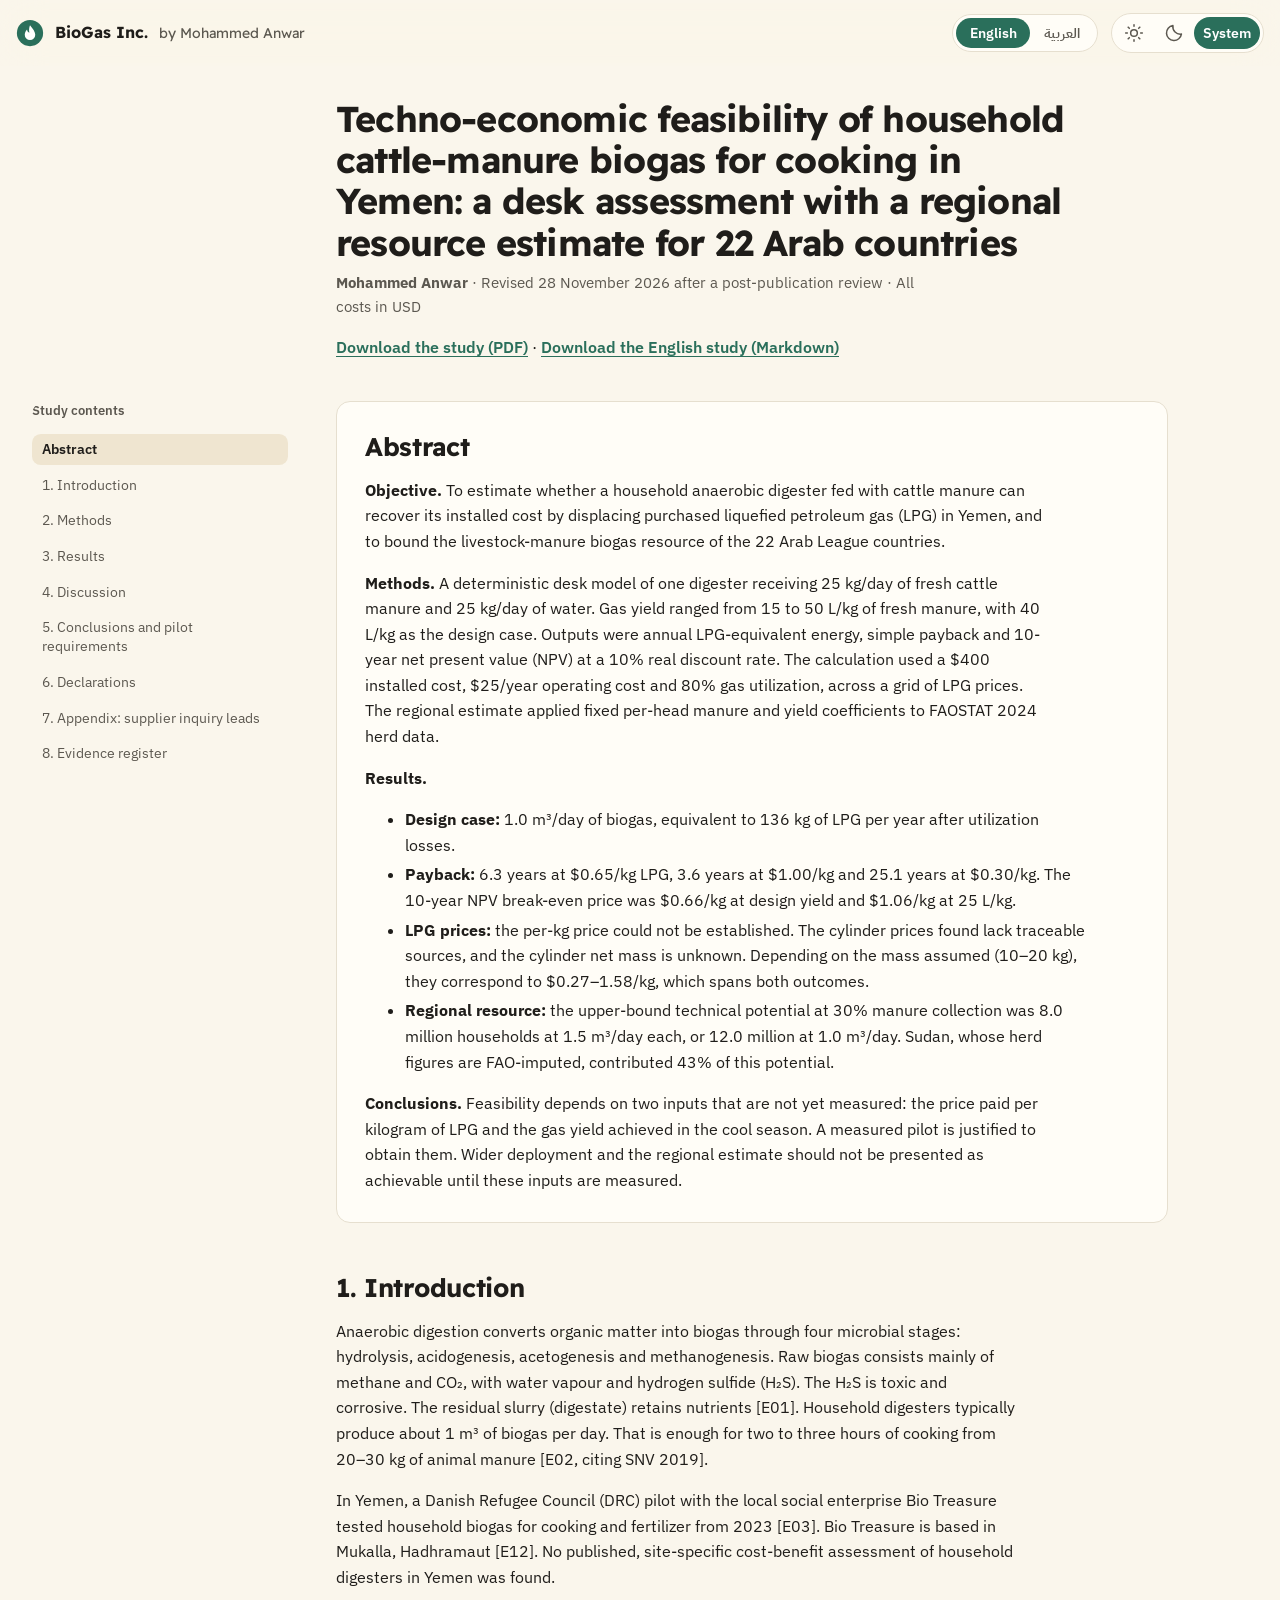
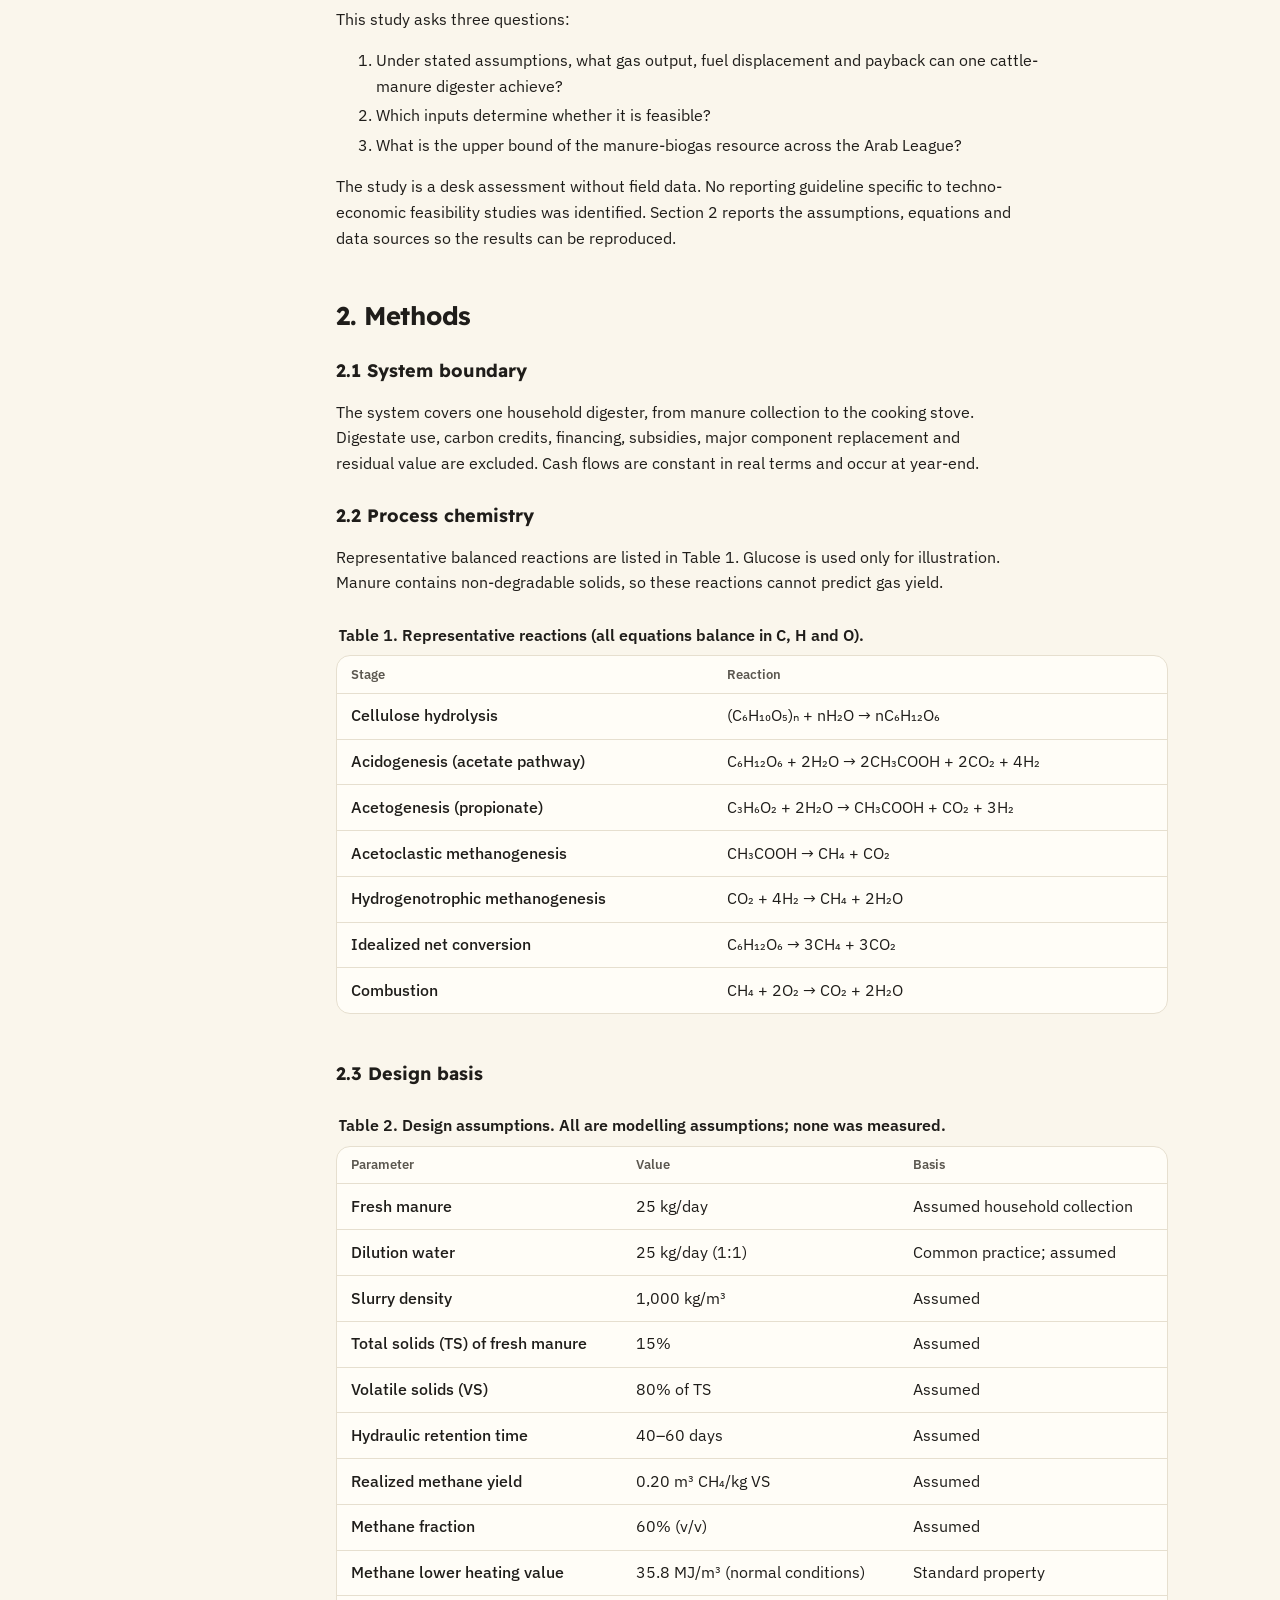
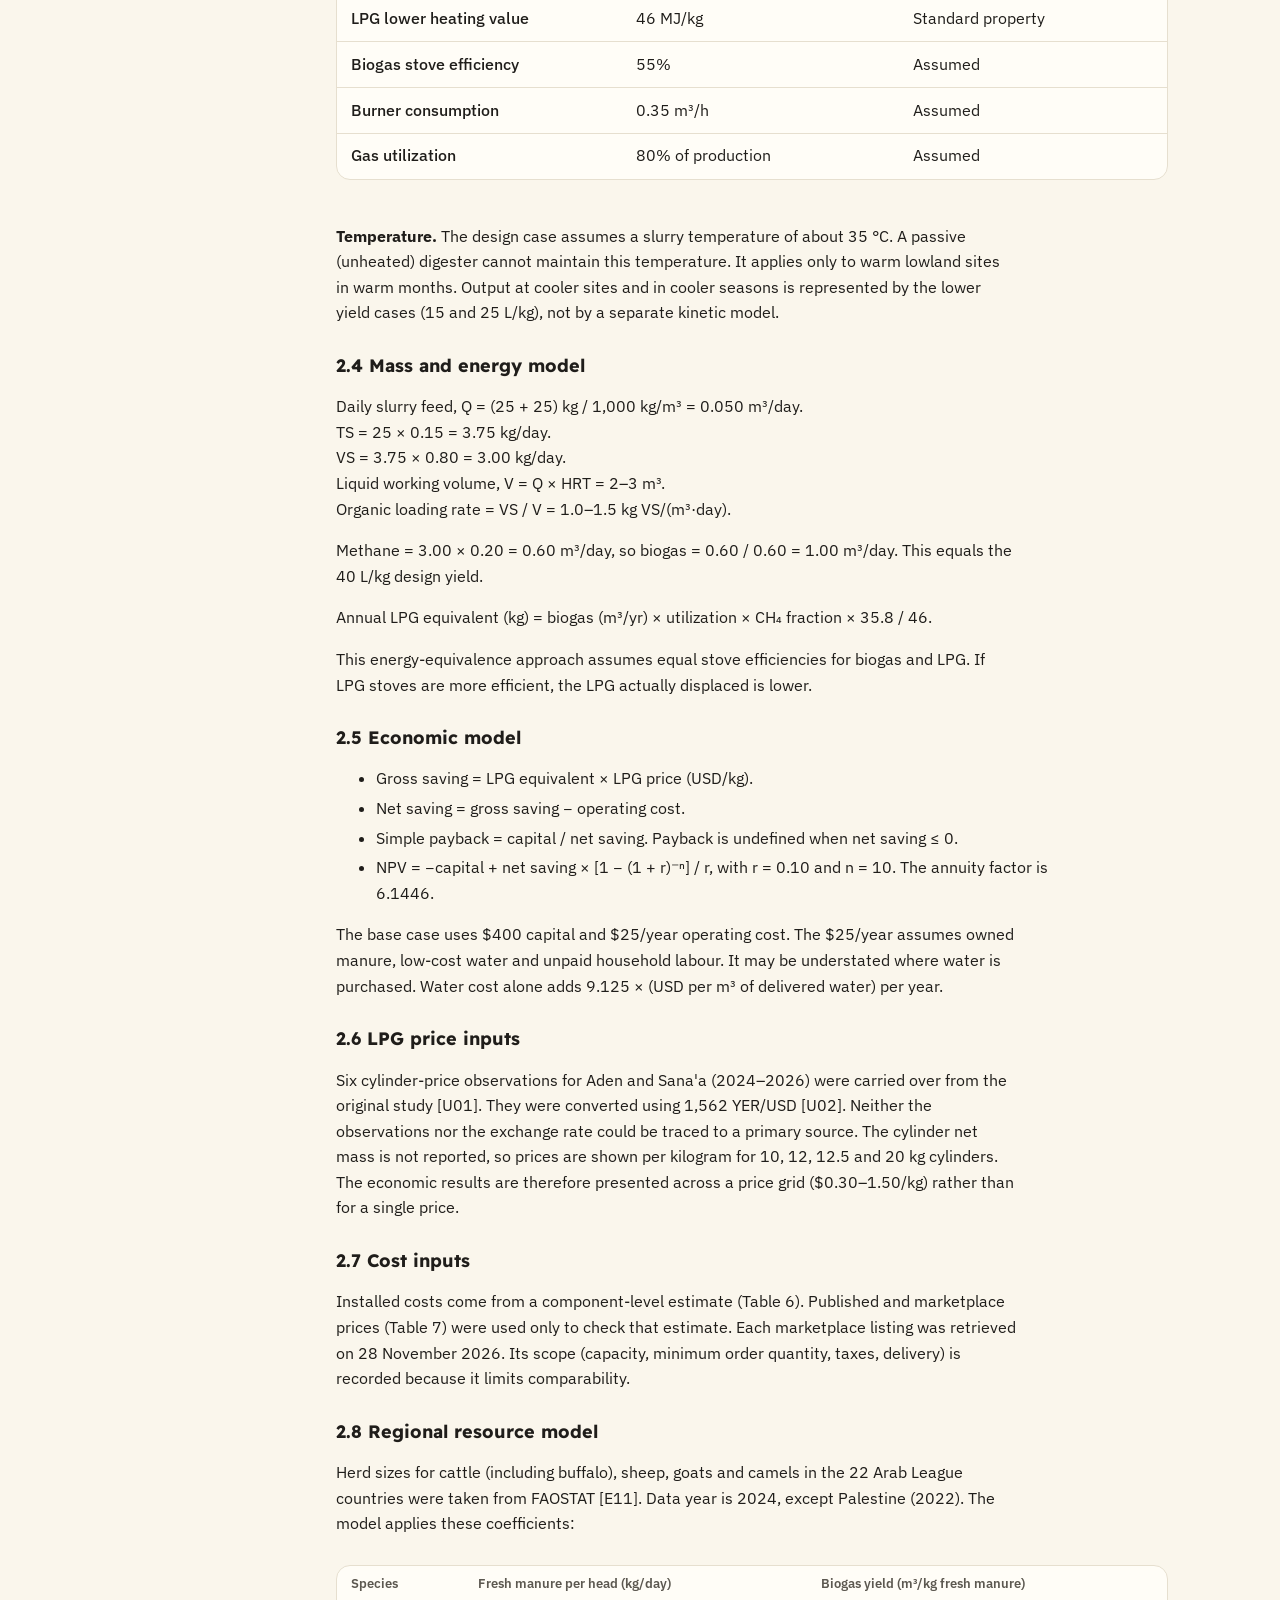
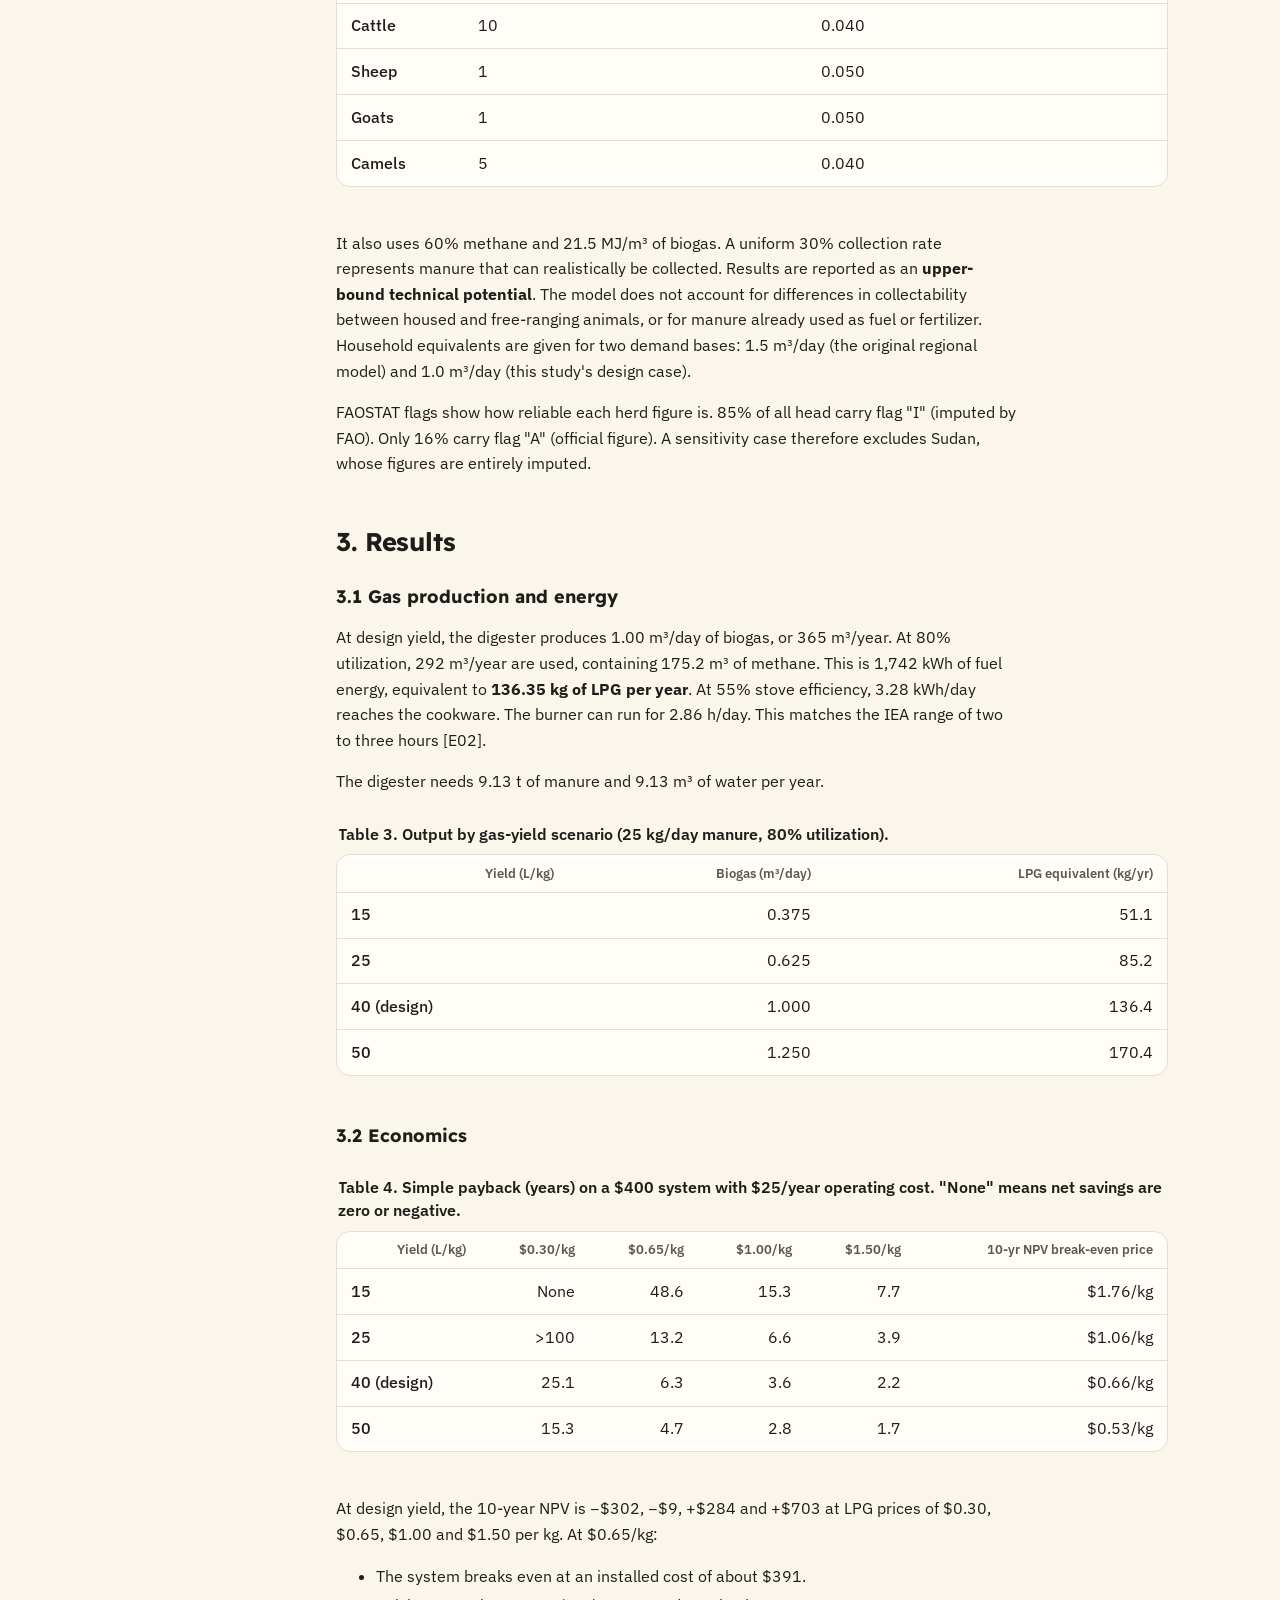
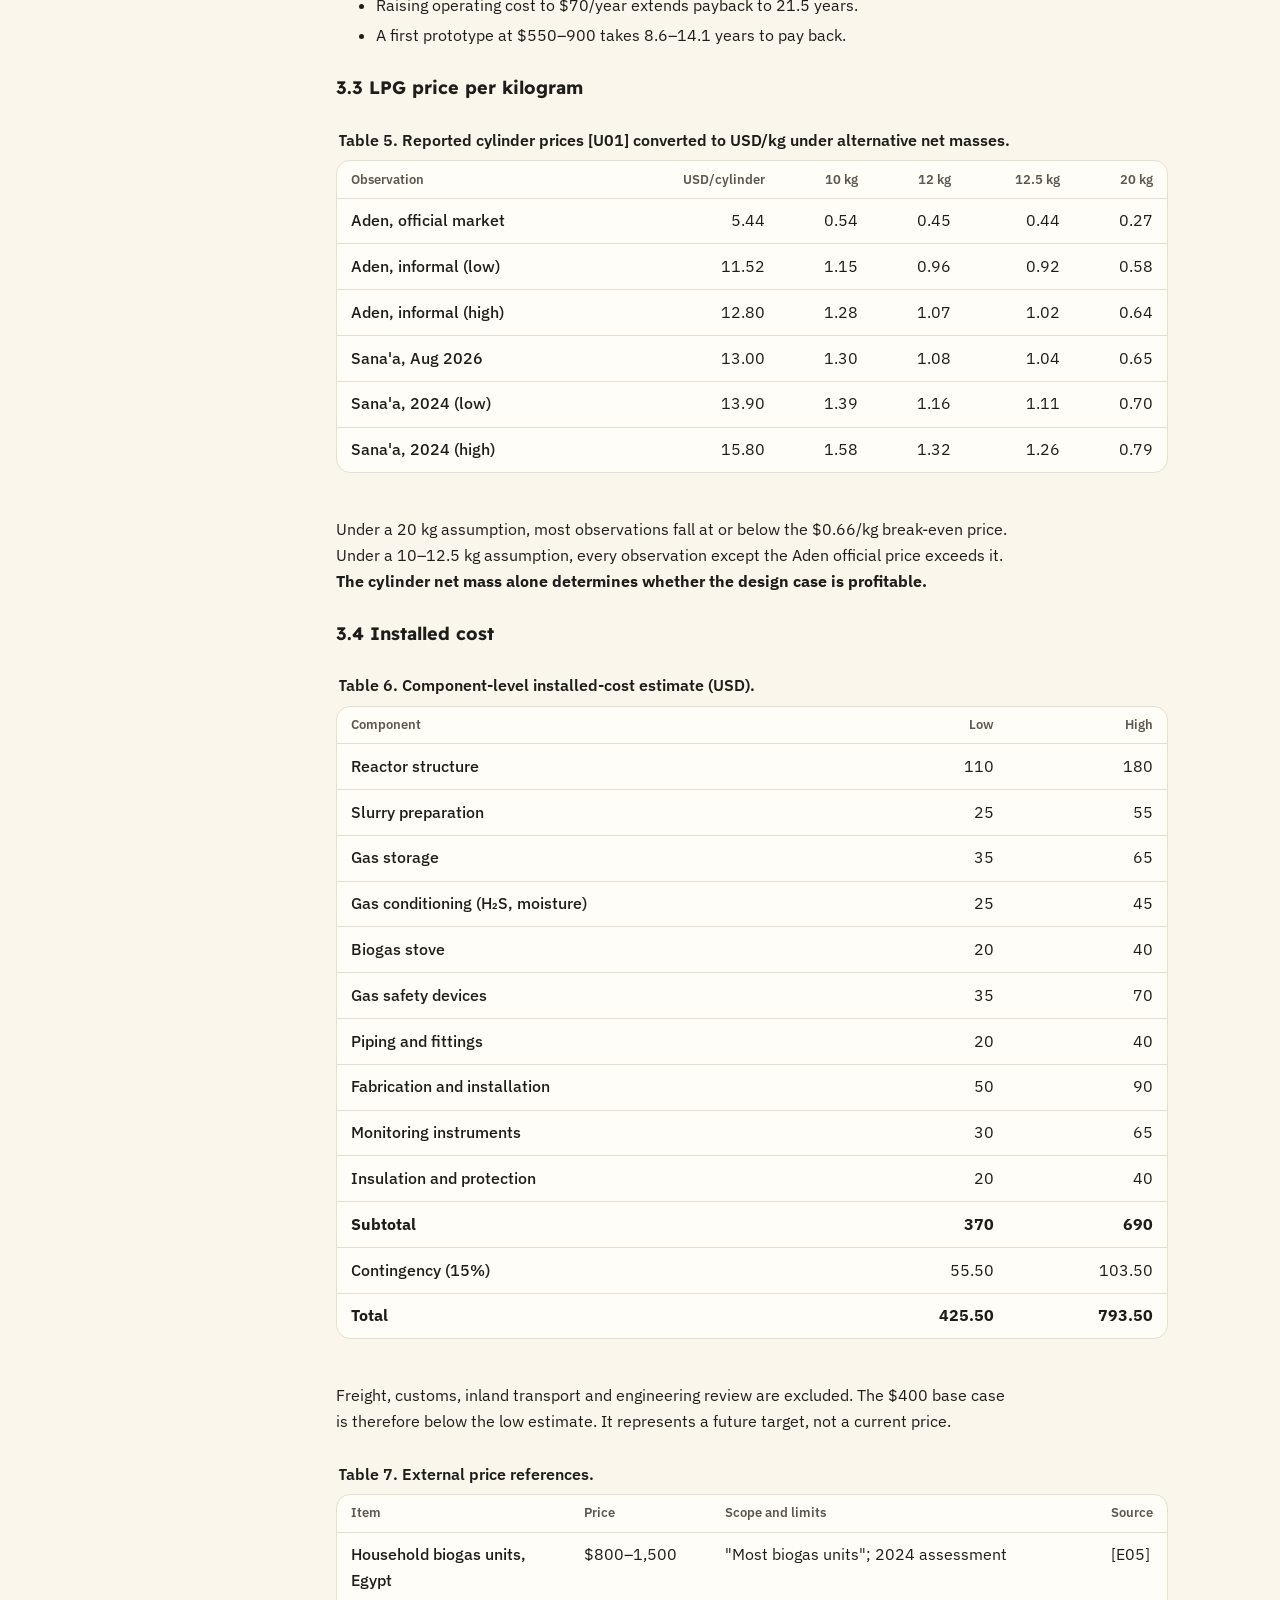
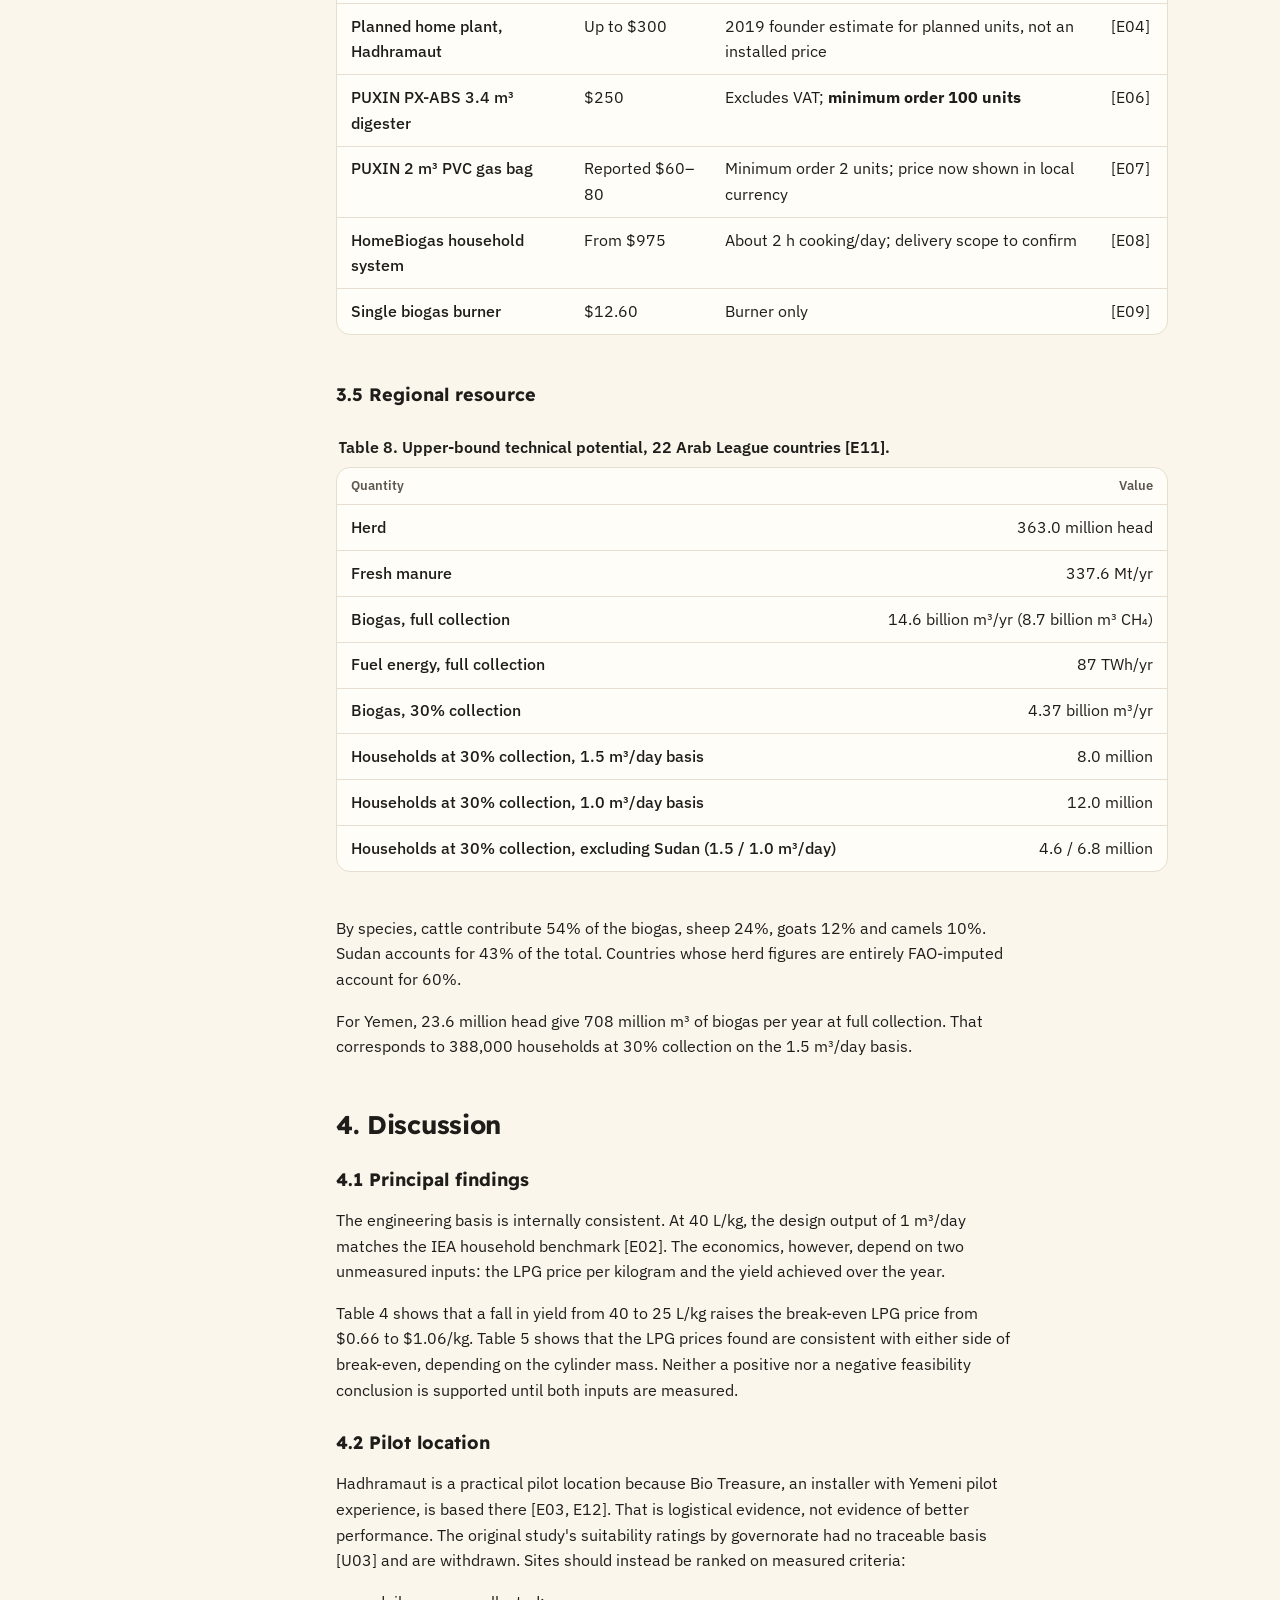
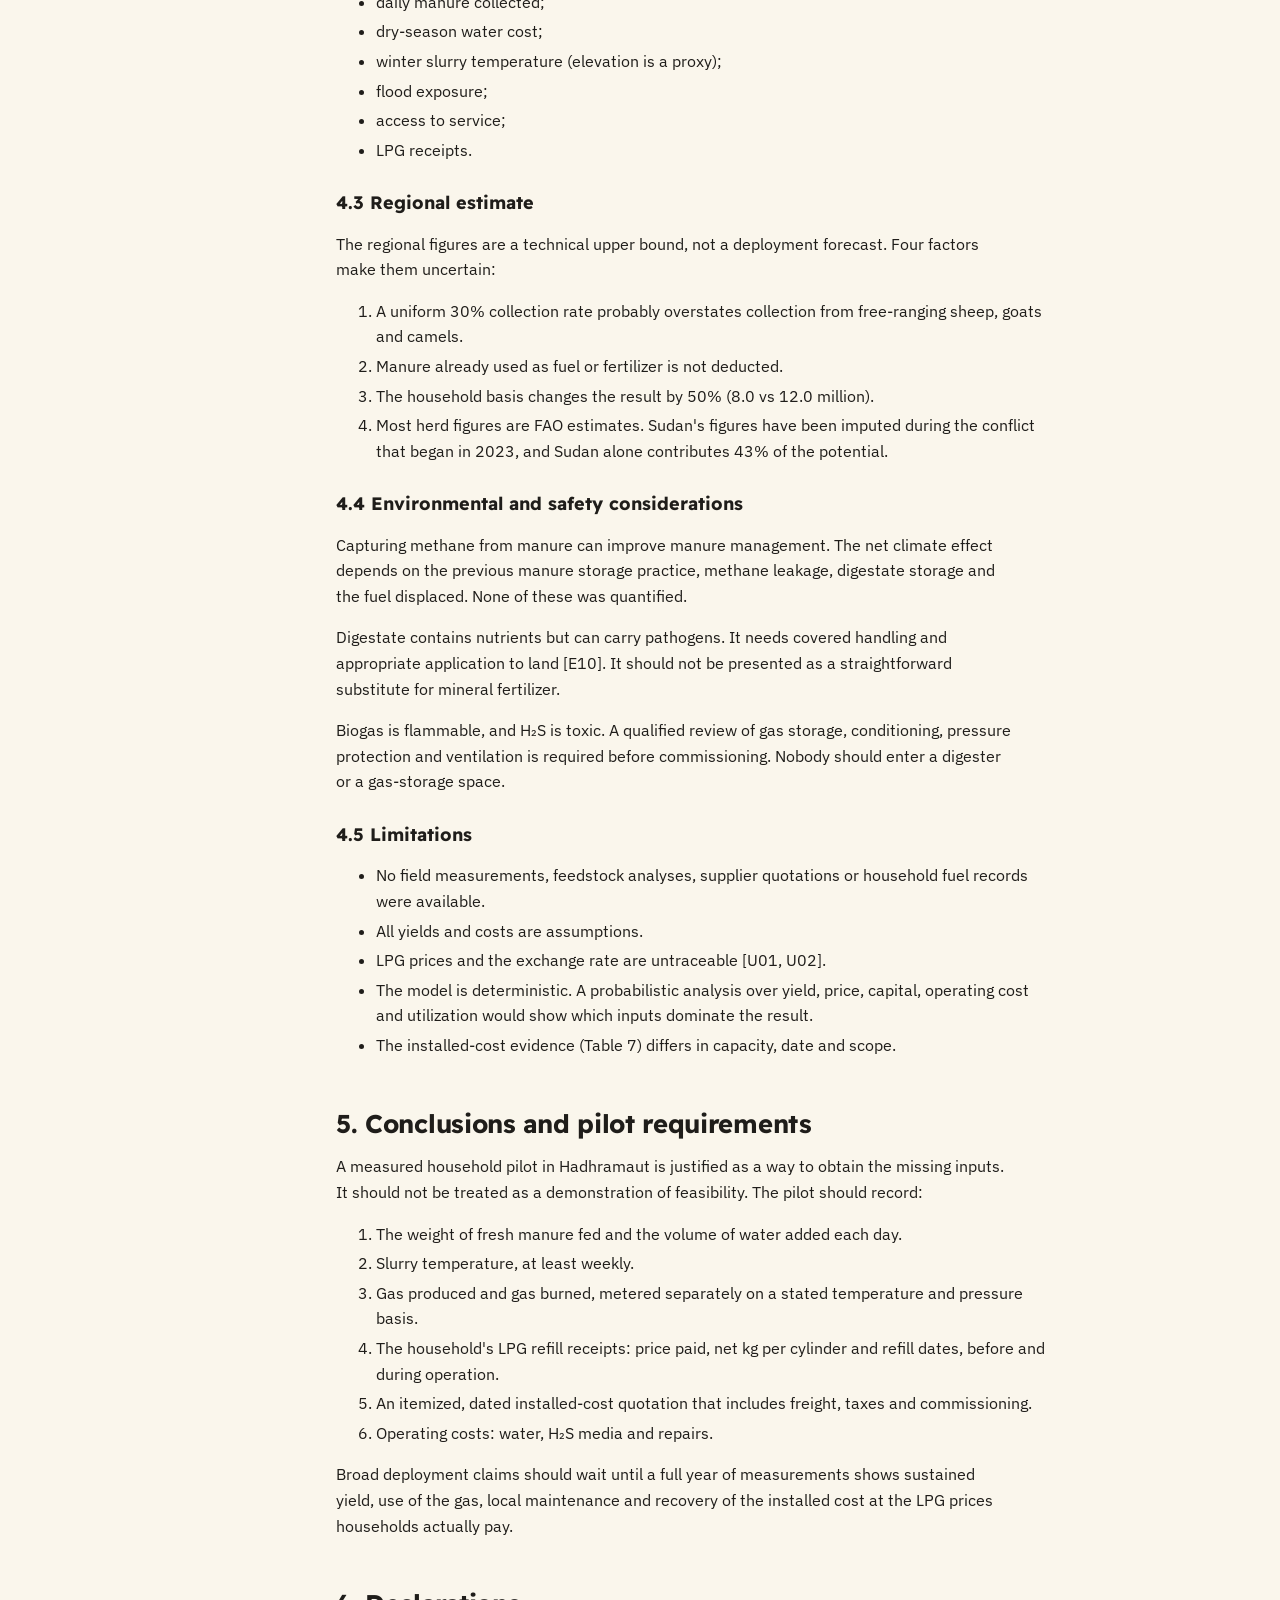
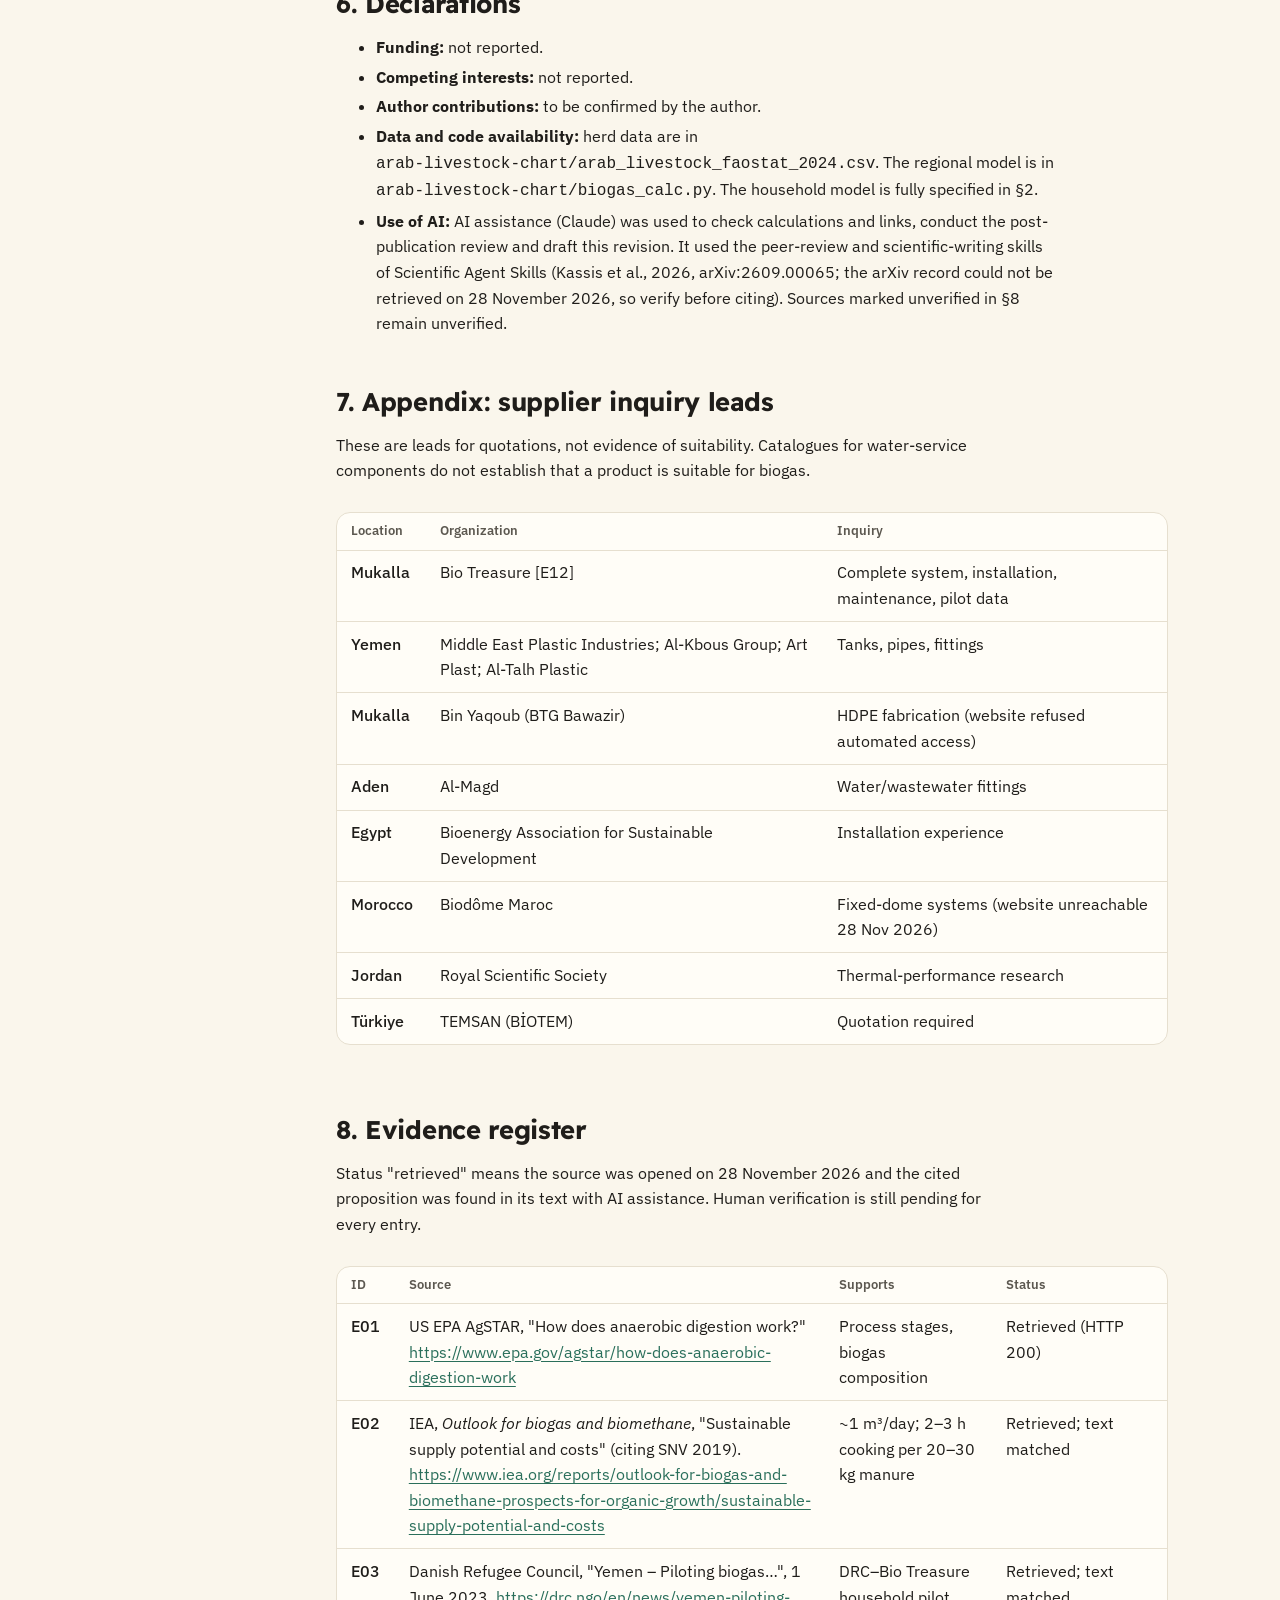
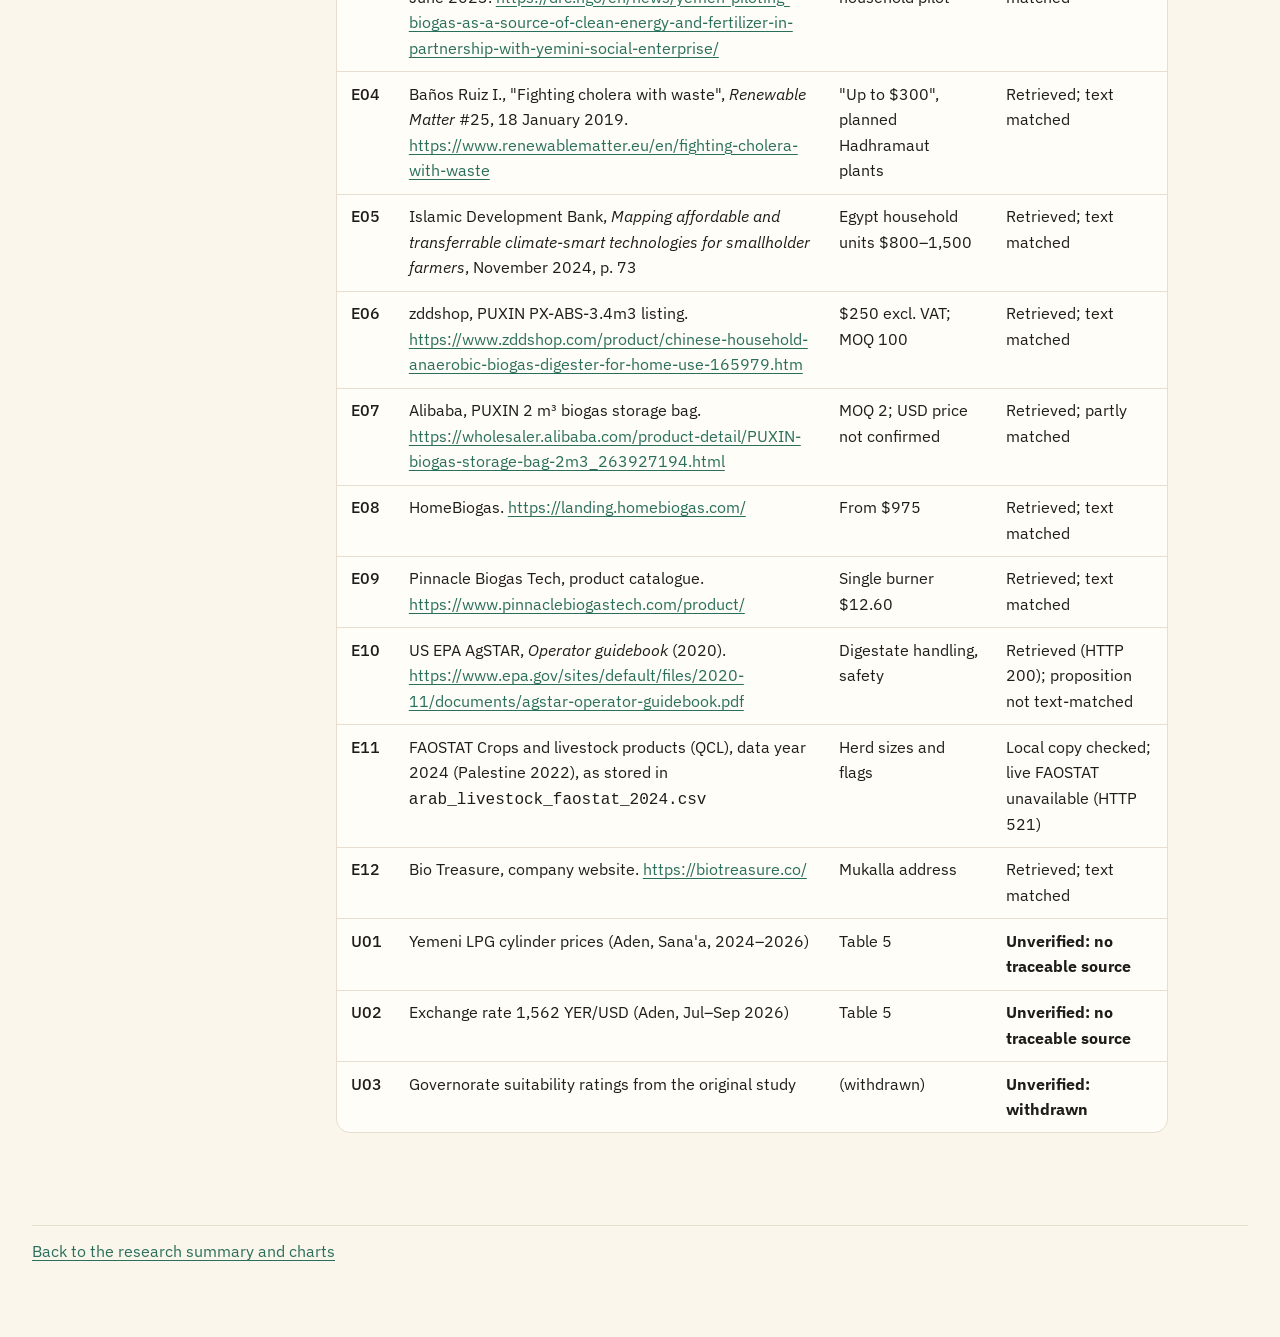
<file: research/study-en.html>
<!doctype html>
<html lang="en-GB" dir="ltr">
<head>
<meta charset="utf-8">
<meta name="viewport" content="width=device-width, initial-scale=1, viewport-fit=cover">
<title>Techno-economic feasibility of household cattle-manure biogas for cooking in Yemen: a desk assessment with a regional resource estimate for 22 Arab countries · BioGas Inc.</title>
<meta name="description" content="Technical and economic feasibility of household biogas in Yemen, including design, costs, and sourcing.">
<link rel="icon" href="../favicon.svg" type="image/svg+xml">
<link rel="stylesheet" href="https://fonts.googleapis.com/css2?family=IBM+Plex+Sans:wght@400;500;600&amp;family=IBM+Plex+Sans+Arabic:wght@400;500;600&amp;family=Readex+Pro:wght@500;600;700&amp;display=swap">
<link rel="stylesheet" href="../theme.css">
<script src="../theme.js"></script>
<link rel="alternate" hreflang="ar" href="study-ar.html">
<link rel="stylesheet" href="../research.css">
</head>
<body class="study-page">
<a class="skip-link" href="#study">Skip to the study</a>
<nav aria-label="BioGas Inc." class="topbar" dir="ltr">
<a class="brand" href="../index.html#research"><svg aria-hidden="true" height="28" viewbox="0 0 32 32" width="28"><circle cx="16" cy="16" fill="var(--accent)" r="15"></circle><path d="M16 7c3.5 4.2 6 7.6 6 11a6 6 0 0 1-12 0c0-2.2 1-4.2 2.6-6.1.3 2 1.3 3.3 2.7 3.8C14.6 12.6 15 9.6 16 7z" fill="var(--accent-ink)"></path></svg><b dir="ltr">BioGas Inc.</b><span>by Mohammed Anwar</span></a>
  <div class="theme-tools">
<div aria-label="Language / اللغة" class="lang" role="group">
<a href="study-en.html" hreflang="en" lang="en" aria-current="page">English</a>
<a href="study-ar.html" hreflang="ar" lang="ar">العربية</a>
</div>
    <div class="theme-control" id="site-theme" role="group" aria-label="Site appearance" hidden>
      <button type="button" data-set-theme="light" aria-label="Light appearance" aria-pressed="false" title="Light appearance"><svg viewBox="0 0 24 24" aria-hidden="true" focusable="false"><circle cx="12" cy="12" r="4"/><path d="M12 2v2m0 16v2M2 12h2m16 0h2M5 5l1.4 1.4m11.2 11.2L19 19M19 5l-1.4 1.4M6.4 17.6 5 19"/></svg></button>
      <button type="button" data-set-theme="dark" aria-label="Dark appearance" aria-pressed="false" title="Dark appearance"><svg viewBox="0 0 24 24" aria-hidden="true" focusable="false"><path d="M20.9 13.3A9 9 0 0 1 10.7 3.1a9 9 0 1 0 10.2 10.2Z"/></svg></button>
      <button type="button" data-set-theme="system" aria-pressed="false">System</button>
    </div>
  </div>
</nav>
<main class="wrap study" id="study">
<header class="study-head">
<h1>Techno-economic feasibility of household cattle-manure biogas for cooking in Yemen: a desk assessment with a regional resource estimate for 22 Arab countries</h1>
<p class="byline"><strong>Mohammed Anwar</strong> · Revised 28 November 2026 after a post-publication review · All costs in USD</p>
<p><a class="download" href="pdf/BioYemen_Feasibility_Study_EN.pdf" download>Download the study (PDF)</a> · <a class="download" href="BioYemen_Feasibility_Study.md" download>Download the English study (Markdown)</a></p>
</header>
<div class="study-layout">
<details class="study-toc">
<summary>Study contents</summary>
<nav aria-label="Study contents"><ul>
<li><a href="#s1">Abstract</a></li>
<li><a href="#s2">1. Introduction</a></li>
<li><a href="#s3">2. Methods</a></li>
<li><a href="#s4">3. Results</a></li>
<li><a href="#s5">4. Discussion</a></li>
<li><a href="#s6">5. Conclusions and pilot requirements</a></li>
<li><a href="#s7">6. Declarations</a></li>
<li><a href="#s8">7. Appendix: supplier inquiry leads</a></li>
<li><a href="#s9">8. Evidence register</a></li>
</ul></nav>
</details>
<article class="study-content" aria-label="Full study">
<section class="study-section abstract" aria-labelledby="s1">
<h2 id="s1">Abstract</h2>
<p><strong>Objective.</strong> To estimate whether a household anaerobic digester fed with cattle manure can recover its installed cost by displacing purchased liquefied petroleum gas (LPG) in Yemen, and to bound the livestock-manure biogas resource of the 22 Arab League countries.</p>
<p><strong>Methods.</strong> A deterministic desk model of one digester receiving 25 kg/day of fresh cattle manure and 25 kg/day of water. Gas yield ranged from 15 to 50 L/kg of fresh manure, with 40 L/kg as the design case. Outputs were annual LPG-equivalent energy, simple payback and 10-year net present value (NPV) at a 10% real discount rate. The calculation used a $400 installed cost, $25/year operating cost and 80% gas utilization, across a grid of LPG prices. The regional estimate applied fixed per-head manure and yield coefficients to FAOSTAT 2024 herd data.</p>
<p><strong>Results.</strong></p>
<ul><li><strong>Design case:</strong> 1.0 m³/day of biogas, equivalent to 136 kg of LPG per year after utilization losses.</li><li><strong>Payback:</strong> 6.3 years at $0.65/kg LPG, 3.6 years at $1.00/kg and 25.1 years at $0.30/kg. The 10-year NPV break-even price was $0.66/kg at design yield and $1.06/kg at 25 L/kg.</li><li><strong>LPG prices:</strong> the per-kg price could not be established. The cylinder prices found lack traceable sources, and the cylinder net mass is unknown. Depending on the mass assumed (10–20 kg), they correspond to $0.27–1.58/kg, which spans both outcomes.</li><li><strong>Regional resource:</strong> the upper-bound technical potential at 30% manure collection was 8.0 million households at 1.5 m³/day each, or 12.0 million at 1.0 m³/day. Sudan, whose herd figures are FAO-imputed, contributed 43% of this potential.</li></ul>
<p><strong>Conclusions.</strong> Feasibility depends on two inputs that are not yet measured: the price paid per kilogram of LPG and the gas yield achieved in the cool season. A measured pilot is justified to obtain them. Wider deployment and the regional estimate should not be presented as achievable until these inputs are measured.</p>
</section>
<section class="study-section" aria-labelledby="s2">
<h2 id="s2">1. Introduction</h2>
<p>Anaerobic digestion converts organic matter into biogas through four microbial stages: hydrolysis, acidogenesis, acetogenesis and methanogenesis. Raw biogas consists mainly of methane and CO₂, with water vapour and hydrogen sulfide (H₂S). The H₂S is toxic and corrosive. The residual slurry (digestate) retains nutrients [E01]. Household digesters typically produce about 1 m³ of biogas per day. That is enough for two to three hours of cooking from 20–30 kg of animal manure [E02, citing SNV 2019].</p>
<p>In Yemen, a Danish Refugee Council (DRC) pilot with the local social enterprise Bio Treasure tested household biogas for cooking and fertilizer from 2023 [E03]. Bio Treasure is based in Mukalla, Hadhramaut [E12]. No published, site-specific cost-benefit assessment of household digesters in Yemen was found.</p>
<p>This study asks three questions:</p>
<ol><li>Under stated assumptions, what gas output, fuel displacement and payback can one cattle-manure digester achieve?</li><li>Which inputs determine whether it is feasible?</li><li>What is the upper bound of the manure-biogas resource across the Arab League?</li></ol>
<p>The study is a desk assessment without field data. No reporting guideline specific to techno-economic feasibility studies was identified. Section 2 reports the assumptions, equations and data sources so the results can be reproduced.</p>
</section>
<section class="study-section" aria-labelledby="s3">
<h2 id="s3">2. Methods</h2>
<h3>2.1 System boundary</h3>
<p>The system covers one household digester, from manure collection to the cooking stove. Digestate use, carbon credits, financing, subsidies, major component replacement and residual value are excluded. Cash flows are constant in real terms and occur at year-end.</p>
<h3>2.2 Process chemistry</h3>
<p>Representative balanced reactions are listed in Table 1. Glucose is used only for illustration. Manure contains non-degradable solids, so these reactions cannot predict gas yield.</p>
<div aria-labelledby="table-1" class="table-scroll" role="region" tabindex="0"><table>
<caption id="table-1">Table 1. Representative reactions (all equations balance in C, H and O).</caption>
<thead><tr><th scope="col">Stage</th><th scope="col">Reaction</th></tr></thead><tbody>
<tr><th scope="row">Cellulose hydrolysis</th><td>(C₆H₁₀O₅)ₙ + nH₂O → nC₆H₁₂O₆</td></tr>
<tr><th scope="row">Acidogenesis (acetate pathway)</th><td>C₆H₁₂O₆ + 2H₂O → 2CH₃COOH + 2CO₂ + 4H₂</td></tr>
<tr><th scope="row">Acetogenesis (propionate)</th><td>C₃H₆O₂ + 2H₂O → CH₃COOH + CO₂ + 3H₂</td></tr>
<tr><th scope="row">Acetoclastic methanogenesis</th><td>CH₃COOH → CH₄ + CO₂</td></tr>
<tr><th scope="row">Hydrogenotrophic methanogenesis</th><td>CO₂ + 4H₂ → CH₄ + 2H₂O</td></tr>
<tr><th scope="row">Idealized net conversion</th><td>C₆H₁₂O₆ → 3CH₄ + 3CO₂</td></tr>
<tr><th scope="row">Combustion</th><td>CH₄ + 2O₂ → CO₂ + 2H₂O</td></tr>
</tbody></table></div>
<h3>2.3 Design basis</h3>
<div aria-labelledby="table-2" class="table-scroll" role="region" tabindex="0"><table>
<caption id="table-2">Table 2. Design assumptions. All are modelling assumptions; none was measured.</caption>
<thead><tr><th scope="col">Parameter</th><th scope="col">Value</th><th scope="col">Basis</th></tr></thead><tbody>
<tr><th scope="row">Fresh manure</th><td>25 kg/day</td><td>Assumed household collection</td></tr>
<tr><th scope="row">Dilution water</th><td>25 kg/day (1:1)</td><td>Common practice; assumed</td></tr>
<tr><th scope="row">Slurry density</th><td>1,000 kg/m³</td><td>Assumed</td></tr>
<tr><th scope="row">Total solids (TS) of fresh manure</th><td>15%</td><td>Assumed</td></tr>
<tr><th scope="row">Volatile solids (VS)</th><td>80% of TS</td><td>Assumed</td></tr>
<tr><th scope="row">Hydraulic retention time</th><td>40–60 days</td><td>Assumed</td></tr>
<tr><th scope="row">Realized methane yield</th><td>0.20 m³ CH₄/kg VS</td><td>Assumed</td></tr>
<tr><th scope="row">Methane fraction</th><td>60% (v/v)</td><td>Assumed</td></tr>
<tr><th scope="row">Methane lower heating value</th><td>35.8 MJ/m³ (normal conditions)</td><td>Standard property</td></tr>
<tr><th scope="row">LPG lower heating value</th><td>46 MJ/kg</td><td>Standard property</td></tr>
<tr><th scope="row">Biogas stove efficiency</th><td>55%</td><td>Assumed</td></tr>
<tr><th scope="row">Burner consumption</th><td>0.35 m³/h</td><td>Assumed</td></tr>
<tr><th scope="row">Gas utilization</th><td>80% of production</td><td>Assumed</td></tr>
</tbody></table></div>
<p><strong>Temperature.</strong> The design case assumes a slurry temperature of about 35 °C. A passive (unheated) digester cannot maintain this temperature. It applies only to warm lowland sites in warm months. Output at cooler sites and in cooler seasons is represented by the lower yield cases (15 and 25 L/kg), not by a separate kinetic model.</p>
<h3>2.4 Mass and energy model</h3>
<p>Daily slurry feed, Q = (25 + 25) kg / 1,000 kg/m³ = 0.050 m³/day.<br>
TS = 25 × 0.15 = 3.75 kg/day.<br>
VS = 3.75 × 0.80 = 3.00 kg/day.<br>
Liquid working volume, V = Q × HRT = 2–3 m³.<br>
Organic loading rate = VS / V = 1.0–1.5 kg VS/(m³·day).</p>
<p>Methane = 3.00 × 0.20 = 0.60 m³/day, so biogas = 0.60 / 0.60 = 1.00 m³/day. This equals the 40 L/kg design yield.</p>
<p>Annual LPG equivalent (kg) = biogas (m³/yr) × utilization × CH₄ fraction × 35.8 / 46.</p>
<p>This energy-equivalence approach assumes equal stove efficiencies for biogas and LPG. If LPG stoves are more efficient, the LPG actually displaced is lower.</p>
<h3>2.5 Economic model</h3>
<ul><li>Gross saving = LPG equivalent × LPG price (USD/kg).</li><li>Net saving = gross saving − operating cost.</li><li>Simple payback = capital / net saving. Payback is undefined when net saving ≤ 0.</li><li>NPV = −capital + net saving × [1 − (1 + r)⁻ⁿ] / r, with r = 0.10 and n = 10. The annuity factor is 6.1446.</li></ul>
<p>The base case uses $400 capital and $25/year operating cost. The $25/year assumes owned manure, low-cost water and unpaid household labour. It may be understated where water is purchased. Water cost alone adds 9.125 × (USD per m³ of delivered water) per year.</p>
<h3>2.6 LPG price inputs</h3>
<p>Six cylinder-price observations for Aden and Sana'a (2024–2026) were carried over from the original study [U01]. They were converted using 1,562 YER/USD [U02]. Neither the observations nor the exchange rate could be traced to a primary source. The cylinder net mass is not reported, so prices are shown per kilogram for 10, 12, 12.5 and 20 kg cylinders. The economic results are therefore presented across a price grid ($0.30–1.50/kg) rather than for a single price.</p>
<h3>2.7 Cost inputs</h3>
<p>Installed costs come from a component-level estimate (Table 6). Published and marketplace prices (Table 7) were used only to check that estimate. Each marketplace listing was retrieved on 28 November 2026. Its scope (capacity, minimum order quantity, taxes, delivery) is recorded because it limits comparability.</p>
<h3>2.8 Regional resource model</h3>
<p>Herd sizes for cattle (including buffalo), sheep, goats and camels in the 22 Arab League countries were taken from FAOSTAT [E11]. Data year is 2024, except Palestine (2022). The model applies these coefficients:</p>
<div aria-label="Species …" class="table-scroll" role="region" tabindex="0"><table>
<thead><tr><th scope="col">Species</th><th scope="col">Fresh manure per head (kg/day)</th><th scope="col">Biogas yield (m³/kg fresh manure)</th></tr></thead><tbody>
<tr><th scope="row">Cattle</th><td>10</td><td>0.040</td></tr>
<tr><th scope="row">Sheep</th><td>1</td><td>0.050</td></tr>
<tr><th scope="row">Goats</th><td>1</td><td>0.050</td></tr>
<tr><th scope="row">Camels</th><td>5</td><td>0.040</td></tr>
</tbody></table></div>
<p>It also uses 60% methane and 21.5 MJ/m³ of biogas. A uniform 30% collection rate represents manure that can realistically be collected. Results are reported as an <strong>upper-bound technical potential</strong>. The model does not account for differences in collectability between housed and free-ranging animals, or for manure already used as fuel or fertilizer. Household equivalents are given for two demand bases: 1.5 m³/day (the original regional model) and 1.0 m³/day (this study's design case).</p>
<p>FAOSTAT flags show how reliable each herd figure is. 85% of all head carry flag "I" (imputed by FAO). Only 16% carry flag "A" (official figure). A sensitivity case therefore excludes Sudan, whose figures are entirely imputed.</p>
</section>
<section class="study-section" aria-labelledby="s4">
<h2 id="s4">3. Results</h2>
<h3>3.1 Gas production and energy</h3>
<p>At design yield, the digester produces 1.00 m³/day of biogas, or 365 m³/year. At 80% utilization, 292 m³/year are used, containing 175.2 m³ of methane. This is 1,742 kWh of fuel energy, equivalent to <strong>136.35 kg of LPG per year</strong>. At 55% stove efficiency, 3.28 kWh/day reaches the cookware. The burner can run for 2.86 h/day. This matches the IEA range of two to three hours [E02].</p>
<p>The digester needs 9.13 t of manure and 9.13 m³ of water per year.</p>
<div aria-labelledby="table-4" class="table-scroll" role="region" tabindex="0"><table>
<caption id="table-4">Table 3. Output by gas-yield scenario (25 kg/day manure, 80% utilization).</caption>
<thead><tr><th scope="col" class="num">Yield (L/kg)</th><th scope="col" class="num">Biogas (m³/day)</th><th scope="col" class="num">LPG equivalent (kg/yr)</th></tr></thead><tbody>
<tr><th scope="row">15</th><td class="num">0.375</td><td class="num">51.1</td></tr>
<tr><th scope="row">25</th><td class="num">0.625</td><td class="num">85.2</td></tr>
<tr><th scope="row">40 (design)</th><td class="num">1.000</td><td class="num">136.4</td></tr>
<tr><th scope="row">50</th><td class="num">1.250</td><td class="num">170.4</td></tr>
</tbody></table></div>
<h3>3.2 Economics</h3>
<div aria-labelledby="table-5" class="table-scroll" role="region" tabindex="0"><table>
<caption id="table-5">Table 4. Simple payback (years) on a $400 system with $25/year operating cost. "None" means net savings are zero or negative.</caption>
<thead><tr><th scope="col" class="num">Yield (L/kg)</th><th scope="col" class="num">$0.30/kg</th><th scope="col" class="num">$0.65/kg</th><th scope="col" class="num">$1.00/kg</th><th scope="col" class="num">$1.50/kg</th><th scope="col" class="num">10-yr NPV break-even price</th></tr></thead><tbody>
<tr><th scope="row">15</th><td class="num">None</td><td class="num">48.6</td><td class="num">15.3</td><td class="num">7.7</td><td class="num">$1.76/kg</td></tr>
<tr><th scope="row">25</th><td class="num">&gt;100</td><td class="num">13.2</td><td class="num">6.6</td><td class="num">3.9</td><td class="num">$1.06/kg</td></tr>
<tr><th scope="row">40 (design)</th><td class="num">25.1</td><td class="num">6.3</td><td class="num">3.6</td><td class="num">2.2</td><td class="num">$0.66/kg</td></tr>
<tr><th scope="row">50</th><td class="num">15.3</td><td class="num">4.7</td><td class="num">2.8</td><td class="num">1.7</td><td class="num">$0.53/kg</td></tr>
</tbody></table></div>
<p>At design yield, the 10-year NPV is −$302, −$9, +$284 and +$703 at LPG prices of $0.30, $0.65, $1.00 and $1.50 per kg. At $0.65/kg:</p>
<ul><li>The system breaks even at an installed cost of about $391.</li><li>Raising operating cost to $70/year extends payback to 21.5 years.</li><li>A first prototype at $550–900 takes 8.6–14.1 years to pay back.</li></ul>
<h3>3.3 LPG price per kilogram</h3>
<div aria-labelledby="table-6" class="table-scroll" role="region" tabindex="0"><table>
<caption id="table-6">Table 5. Reported cylinder prices [U01] converted to USD/kg under alternative net masses.</caption>
<thead><tr><th scope="col">Observation</th><th scope="col" class="num">USD/cylinder</th><th scope="col" class="num">10 kg</th><th scope="col" class="num">12 kg</th><th scope="col" class="num">12.5 kg</th><th scope="col" class="num">20 kg</th></tr></thead><tbody>
<tr><th scope="row">Aden, official market</th><td class="num">5.44</td><td class="num">0.54</td><td class="num">0.45</td><td class="num">0.44</td><td class="num">0.27</td></tr>
<tr><th scope="row">Aden, informal (low)</th><td class="num">11.52</td><td class="num">1.15</td><td class="num">0.96</td><td class="num">0.92</td><td class="num">0.58</td></tr>
<tr><th scope="row">Aden, informal (high)</th><td class="num">12.80</td><td class="num">1.28</td><td class="num">1.07</td><td class="num">1.02</td><td class="num">0.64</td></tr>
<tr><th scope="row">Sana'a, Aug 2026</th><td class="num">13.00</td><td class="num">1.30</td><td class="num">1.08</td><td class="num">1.04</td><td class="num">0.65</td></tr>
<tr><th scope="row">Sana'a, 2024 (low)</th><td class="num">13.90</td><td class="num">1.39</td><td class="num">1.16</td><td class="num">1.11</td><td class="num">0.70</td></tr>
<tr><th scope="row">Sana'a, 2024 (high)</th><td class="num">15.80</td><td class="num">1.58</td><td class="num">1.32</td><td class="num">1.26</td><td class="num">0.79</td></tr>
</tbody></table></div>
<p>Under a 20 kg assumption, most observations fall at or below the $0.66/kg break-even price. Under a 10–12.5 kg assumption, every observation except the Aden official price exceeds it. <strong>The cylinder net mass alone determines whether the design case is profitable.</strong></p>
<h3>3.4 Installed cost</h3>
<div aria-labelledby="table-7" class="table-scroll" role="region" tabindex="0"><table>
<caption id="table-7">Table 6. Component-level installed-cost estimate (USD).</caption>
<thead><tr><th scope="col">Component</th><th scope="col" class="num">Low</th><th scope="col" class="num">High</th></tr></thead><tbody>
<tr><th scope="row">Reactor structure</th><td class="num">110</td><td class="num">180</td></tr>
<tr><th scope="row">Slurry preparation</th><td class="num">25</td><td class="num">55</td></tr>
<tr><th scope="row">Gas storage</th><td class="num">35</td><td class="num">65</td></tr>
<tr><th scope="row">Gas conditioning (H₂S, moisture)</th><td class="num">25</td><td class="num">45</td></tr>
<tr><th scope="row">Biogas stove</th><td class="num">20</td><td class="num">40</td></tr>
<tr><th scope="row">Gas safety devices</th><td class="num">35</td><td class="num">70</td></tr>
<tr><th scope="row">Piping and fittings</th><td class="num">20</td><td class="num">40</td></tr>
<tr><th scope="row">Fabrication and installation</th><td class="num">50</td><td class="num">90</td></tr>
<tr><th scope="row">Monitoring instruments</th><td class="num">30</td><td class="num">65</td></tr>
<tr><th scope="row">Insulation and protection</th><td class="num">20</td><td class="num">40</td></tr>
<tr><th scope="row"><strong>Subtotal</strong></th><td class="num"><strong>370</strong></td><td class="num"><strong>690</strong></td></tr>
<tr><th scope="row">Contingency (15%)</th><td class="num">55.50</td><td class="num">103.50</td></tr>
<tr><th scope="row"><strong>Total</strong></th><td class="num"><strong>425.50</strong></td><td class="num"><strong>793.50</strong></td></tr>
</tbody></table></div>
<p>Freight, customs, inland transport and engineering review are excluded. The $400 base case is therefore below the low estimate. It represents a future target, not a current price.</p>
<div aria-labelledby="table-8" class="table-scroll" role="region" tabindex="0"><table>
<caption id="table-8">Table 7. External price references.</caption>
<thead><tr><th scope="col">Item</th><th scope="col">Price</th><th scope="col">Scope and limits</th><th scope="col">Source</th></tr></thead><tbody>
<tr><th scope="row">Household biogas units, Egypt</th><td>$800–1,500</td><td>"Most biogas units"; 2024 assessment</td><td>[E05]</td></tr>
<tr><th scope="row">Planned home plant, Hadhramaut</th><td>Up to $300</td><td>2019 founder estimate for planned units, not an installed price</td><td>[E04]</td></tr>
<tr><th scope="row">PUXIN PX-ABS 3.4 m³ digester</th><td>$250</td><td>Excludes VAT; <strong>minimum order 100 units</strong></td><td>[E06]</td></tr>
<tr><th scope="row">PUXIN 2 m³ PVC gas bag</th><td>Reported $60–80</td><td>Minimum order 2 units; price now shown in local currency</td><td>[E07]</td></tr>
<tr><th scope="row">HomeBiogas household system</th><td>From $975</td><td>About 2 h cooking/day; delivery scope to confirm</td><td>[E08]</td></tr>
<tr><th scope="row">Single biogas burner</th><td>$12.60</td><td>Burner only</td><td>[E09]</td></tr>
</tbody></table></div>
<h3>3.5 Regional resource</h3>
<div aria-labelledby="table-9" class="table-scroll" role="region" tabindex="0"><table>
<caption id="table-9">Table 8. Upper-bound technical potential, 22 Arab League countries [E11].</caption>
<thead><tr><th scope="col">Quantity</th><th scope="col" class="num">Value</th></tr></thead><tbody>
<tr><th scope="row">Herd</th><td class="num">363.0 million head</td></tr>
<tr><th scope="row">Fresh manure</th><td class="num">337.6 Mt/yr</td></tr>
<tr><th scope="row">Biogas, full collection</th><td class="num">14.6 billion m³/yr (8.7 billion m³ CH₄)</td></tr>
<tr><th scope="row">Fuel energy, full collection</th><td class="num">87 TWh/yr</td></tr>
<tr><th scope="row">Biogas, 30% collection</th><td class="num">4.37 billion m³/yr</td></tr>
<tr><th scope="row">Households at 30% collection, 1.5 m³/day basis</th><td class="num">8.0 million</td></tr>
<tr><th scope="row">Households at 30% collection, 1.0 m³/day basis</th><td class="num">12.0 million</td></tr>
<tr><th scope="row">Households at 30% collection, excluding Sudan (1.5 / 1.0 m³/day)</th><td class="num">4.6 / 6.8 million</td></tr>
</tbody></table></div>
<p>By species, cattle contribute 54% of the biogas, sheep 24%, goats 12% and camels 10%. Sudan accounts for 43% of the total. Countries whose herd figures are entirely FAO-imputed account for 60%.</p>
<p>For Yemen, 23.6 million head give 708 million m³ of biogas per year at full collection. That corresponds to 388,000 households at 30% collection on the 1.5 m³/day basis.</p>
</section>
<section class="study-section" aria-labelledby="s5">
<h2 id="s5">4. Discussion</h2>
<h3>4.1 Principal findings</h3>
<p>The engineering basis is internally consistent. At 40 L/kg, the design output of 1 m³/day matches the IEA household benchmark [E02]. The economics, however, depend on two unmeasured inputs: the LPG price per kilogram and the yield achieved over the year.</p>
<p>Table 4 shows that a fall in yield from 40 to 25 L/kg raises the break-even LPG price from $0.66 to $1.06/kg. Table 5 shows that the LPG prices found are consistent with either side of break-even, depending on the cylinder mass. Neither a positive nor a negative feasibility conclusion is supported until both inputs are measured.</p>
<h3>4.2 Pilot location</h3>
<p>Hadhramaut is a practical pilot location because Bio Treasure, an installer with Yemeni pilot experience, is based there [E03, E12]. That is logistical evidence, not evidence of better performance. The original study's suitability ratings by governorate had no traceable basis [U03] and are withdrawn. Sites should instead be ranked on measured criteria:</p>
<ul><li>daily manure collected;</li><li>dry-season water cost;</li><li>winter slurry temperature (elevation is a proxy);</li><li>flood exposure;</li><li>access to service;</li><li>LPG receipts.</li></ul>
<h3>4.3 Regional estimate</h3>
<p>The regional figures are a technical upper bound, not a deployment forecast. Four factors make them uncertain:</p>
<ol><li>A uniform 30% collection rate probably overstates collection from free-ranging sheep, goats and camels.</li><li>Manure already used as fuel or fertilizer is not deducted.</li><li>The household basis changes the result by 50% (8.0 vs 12.0 million).</li><li>Most herd figures are FAO estimates. Sudan's figures have been imputed during the conflict that began in 2023, and Sudan alone contributes 43% of the potential.</li></ol>
<h3>4.4 Environmental and safety considerations</h3>
<p>Capturing methane from manure can improve manure management. The net climate effect depends on the previous manure storage practice, methane leakage, digestate storage and the fuel displaced. None of these was quantified.</p>
<p>Digestate contains nutrients but can carry pathogens. It needs covered handling and appropriate application to land [E10]. It should not be presented as a straightforward substitute for mineral fertilizer.</p>
<p>Biogas is flammable, and H₂S is toxic. A qualified review of gas storage, conditioning, pressure protection and ventilation is required before commissioning. Nobody should enter a digester or a gas-storage space.</p>
<h3>4.5 Limitations</h3>
<ul><li>No field measurements, feedstock analyses, supplier quotations or household fuel records were available.</li><li>All yields and costs are assumptions.</li><li>LPG prices and the exchange rate are untraceable [U01, U02].</li><li>The model is deterministic. A probabilistic analysis over yield, price, capital, operating cost and utilization would show which inputs dominate the result.</li><li>The installed-cost evidence (Table 7) differs in capacity, date and scope.</li></ul>
</section>
<section class="study-section" aria-labelledby="s6">
<h2 id="s6">5. Conclusions and pilot requirements</h2>
<p>A measured household pilot in Hadhramaut is justified as a way to obtain the missing inputs. It should not be treated as a demonstration of feasibility. The pilot should record:</p>
<ol><li>The weight of fresh manure fed and the volume of water added each day.</li><li>Slurry temperature, at least weekly.</li><li>Gas produced and gas burned, metered separately on a stated temperature and pressure basis.</li><li>The household's LPG refill receipts: price paid, net kg per cylinder and refill dates, before and during operation.</li><li>An itemized, dated installed-cost quotation that includes freight, taxes and commissioning.</li><li>Operating costs: water, H₂S media and repairs.</li></ol>
<p>Broad deployment claims should wait until a full year of measurements shows sustained yield, use of the gas, local maintenance and recovery of the installed cost at the LPG prices households actually pay.</p>
</section>
<section class="study-section" aria-labelledby="s7">
<h2 id="s7">6. Declarations</h2>
<ul><li><strong>Funding:</strong> not reported.</li><li><strong>Competing interests:</strong> not reported.</li><li><strong>Author contributions:</strong> to be confirmed by the author.</li><li><strong>Data and code availability:</strong> herd data are in <code>arab-livestock-chart/arab_livestock_faostat_2024.csv</code>. The regional model is in <code>arab-livestock-chart/biogas_calc.py</code>. The household model is fully specified in §2.</li><li><strong>Use of AI:</strong> AI assistance (Claude) was used to check calculations and links, conduct the post-publication review and draft this revision. It used the peer-review and scientific-writing skills of Scientific Agent Skills (Kassis et al., 2026, arXiv:2609.00065; the arXiv record could not be retrieved on 28 November 2026, so verify before citing). Sources marked unverified in §8 remain unverified.</li></ul>
</section>
<section class="study-section" aria-labelledby="s8">
<h2 id="s8">7. Appendix: supplier inquiry leads</h2>
<p>These are leads for quotations, not evidence of suitability. Catalogues for water-service components do not establish that a product is suitable for biogas.</p>
<div aria-label="Location …" class="table-scroll" role="region" tabindex="0"><table>
<thead><tr><th scope="col">Location</th><th scope="col">Organization</th><th scope="col">Inquiry</th></tr></thead><tbody>
<tr><th scope="row">Mukalla</th><td>Bio Treasure [E12]</td><td>Complete system, installation, maintenance, pilot data</td></tr>
<tr><th scope="row">Yemen</th><td>Middle East Plastic Industries; Al-Kbous Group; Art Plast; Al-Talh Plastic</td><td>Tanks, pipes, fittings</td></tr>
<tr><th scope="row">Mukalla</th><td>Bin Yaqoub (BTG Bawazir)</td><td>HDPE fabrication (website refused automated access)</td></tr>
<tr><th scope="row">Aden</th><td>Al-Magd</td><td>Water/wastewater fittings</td></tr>
<tr><th scope="row">Egypt</th><td>Bioenergy Association for Sustainable Development</td><td>Installation experience</td></tr>
<tr><th scope="row">Morocco</th><td>Biodôme Maroc</td><td>Fixed-dome systems (website unreachable 28 Nov 2026)</td></tr>
<tr><th scope="row">Jordan</th><td>Royal Scientific Society</td><td>Thermal-performance research</td></tr>
<tr><th scope="row">Türkiye</th><td>TEMSAN (BİOTEM)</td><td>Quotation required</td></tr>
</tbody></table></div>
</section>
<section class="study-section" aria-labelledby="s9">
<h2 id="s9">8. Evidence register</h2>
<p>Status "retrieved" means the source was opened on 28 November 2026 and the cited proposition was found in its text with AI assistance. Human verification is still pending for every entry.</p>
<div aria-label="ID …" class="table-scroll" role="region" tabindex="0"><table>
<thead><tr><th scope="col">ID</th><th scope="col">Source</th><th scope="col">Supports</th><th scope="col">Status</th></tr></thead><tbody>
<tr><th scope="row">E01</th><td>US EPA AgSTAR, "How does anaerobic digestion work?" <a href="https://www.epa.gov/agstar/how-does-anaerobic-digestion-work">https://www.epa.gov/agstar/how-does-anaerobic-digestion-work</a></td><td>Process stages, biogas composition</td><td>Retrieved (HTTP 200)</td></tr>
<tr><th scope="row">E02</th><td>IEA, <em>Outlook for biogas and biomethane</em>, "Sustainable supply potential and costs" (citing SNV 2019). <a href="https://www.iea.org/reports/outlook-for-biogas-and-biomethane-prospects-for-organic-growth/sustainable-supply-potential-and-costs">https://www.iea.org/reports/outlook-for-biogas-and-biomethane-prospects-for-organic-growth/sustainable-supply-potential-and-costs</a></td><td>~1 m³/day; 2–3 h cooking per 20–30 kg manure</td><td>Retrieved; text matched</td></tr>
<tr><th scope="row">E03</th><td>Danish Refugee Council, "Yemen – Piloting biogas…", 1 June 2023. <a href="https://drc.ngo/en/news/yemen-piloting-biogas-as-a-source-of-clean-energy-and-fertilizer-in-partnership-with-yemini-social-enterprise/">https://drc.ngo/en/news/yemen-piloting-biogas-as-a-source-of-clean-energy-and-fertilizer-in-partnership-with-yemini-social-enterprise/</a></td><td>DRC–Bio Treasure household pilot</td><td>Retrieved; text matched</td></tr>
<tr><th scope="row">E04</th><td>Baños Ruiz I., "Fighting cholera with waste", <em>Renewable Matter</em> #25, 18 January 2019. <a href="https://www.renewablematter.eu/en/fighting-cholera-with-waste">https://www.renewablematter.eu/en/fighting-cholera-with-waste</a></td><td>"Up to $300", planned Hadhramaut plants</td><td>Retrieved; text matched</td></tr>
<tr><th scope="row">E05</th><td>Islamic Development Bank, <em>Mapping affordable and transferrable climate-smart technologies for smallholder farmers</em>, November 2024, p. 73</td><td>Egypt household units $800–1,500</td><td>Retrieved; text matched</td></tr>
<tr><th scope="row">E06</th><td>zddshop, PUXIN PX-ABS-3.4m3 listing. <a href="https://www.zddshop.com/product/chinese-household-anaerobic-biogas-digester-for-home-use-165979.htm">https://www.zddshop.com/product/chinese-household-anaerobic-biogas-digester-for-home-use-165979.htm</a></td><td>$250 excl. VAT; MOQ 100</td><td>Retrieved; text matched</td></tr>
<tr><th scope="row">E07</th><td>Alibaba, PUXIN 2 m³ biogas storage bag. <a href="https://wholesaler.alibaba.com/product-detail/PUXIN-biogas-storage-bag-2m3_263927194.html">https://wholesaler.alibaba.com/product-detail/PUXIN-biogas-storage-bag-2m3_263927194.html</a></td><td>MOQ 2; USD price not confirmed</td><td>Retrieved; partly matched</td></tr>
<tr><th scope="row">E08</th><td>HomeBiogas. <a href="https://landing.homebiogas.com/">https://landing.homebiogas.com/</a></td><td>From $975</td><td>Retrieved; text matched</td></tr>
<tr><th scope="row">E09</th><td>Pinnacle Biogas Tech, product catalogue. <a href="https://www.pinnaclebiogastech.com/product/">https://www.pinnaclebiogastech.com/product/</a></td><td>Single burner $12.60</td><td>Retrieved; text matched</td></tr>
<tr><th scope="row">E10</th><td>US EPA AgSTAR, <em>Operator guidebook</em> (2020). <a href="https://www.epa.gov/sites/default/files/2020-11/documents/agstar-operator-guidebook.pdf">https://www.epa.gov/sites/default/files/2020-11/documents/agstar-operator-guidebook.pdf</a></td><td>Digestate handling, safety</td><td>Retrieved (HTTP 200); proposition not text-matched</td></tr>
<tr><th scope="row">E11</th><td>FAOSTAT Crops and livestock products (QCL), data year 2024 (Palestine 2022), as stored in <code>arab_livestock_faostat_2024.csv</code></td><td>Herd sizes and flags</td><td>Local copy checked; live FAOSTAT unavailable (HTTP 521)</td></tr>
<tr><th scope="row">E12</th><td>Bio Treasure, company website. <a href="https://biotreasure.co/">https://biotreasure.co/</a></td><td>Mukalla address</td><td>Retrieved; text matched</td></tr>
<tr><th scope="row">U01</th><td>Yemeni LPG cylinder prices (Aden, Sana'a, 2024–2026)</td><td>Table 5</td><td><strong>Unverified: no traceable source</strong></td></tr>
<tr><th scope="row">U02</th><td>Exchange rate 1,562 YER/USD (Aden, Jul–Sep 2026)</td><td>Table 5</td><td><strong>Unverified: no traceable source</strong></td></tr>
<tr><th scope="row">U03</th><td>Governorate suitability ratings from the original study</td><td>(withdrawn)</td><td><strong>Unverified: withdrawn</strong></td></tr>
</tbody></table></div>
</section>
</article>
</div>
<footer><a href="../index.html#research">Back to the research summary and charts</a></footer>
</main>
<script>
(() => {
  const toc = document.querySelector(".study-toc");
  if (!toc) return;
  const wide = matchMedia("(min-width: 1100px)");
  const sync = () => { toc.open = wide.matches; };
  sync();
  wide.addEventListener("change", sync);
  const links = new Map([...toc.querySelectorAll("a")].map(a => [a.hash.slice(1), a]));
  const heads = [...document.querySelectorAll(".study-content h2[id]")];
  let current = null, queued = false;
  const mark = () => {
    queued = false;
    const line = innerHeight * 0.25;
    let id = heads[0]?.id;
    for (const h of heads) { if (h.getBoundingClientRect().top <= line) id = h.id; else break; }
    if (id === current) return;
    current = id;
    links.forEach((a, key) => a.toggleAttribute("aria-current", key === id) && a.setAttribute("aria-current", "location"));
  };
  addEventListener("scroll", () => { if (!queued) { queued = true; requestAnimationFrame(mark); } }, { passive: true });
  mark();
  toc.addEventListener("click", e => { if (e.target.closest("a") && !wide.matches) toc.open = false; });
})();
</script>
</body>
</html>
</file>
<file: theme.css>
/* The poster's paper, ink, grid and livestock series colours. */
:root {
  color-scheme: light dark;
  --bg: light-dark(#faf6ec, #171614);
  --surface: light-dark(#fffdf7, #211f1c);
  --stage: light-dark(#efe5d0, #24211c);
  --stage-2: light-dark(#faf6ec, #2c2822);
  --ink: light-dark(#1f1d1a, #f1ede4);
  --ink-2: light-dark(#5c5850, #b6ae9f);
  --line: light-dark(#e6dfcf, #3a362f);
  --accent: light-dark(#2a6f5b, #5fb89a);
  --accent-ink: light-dark(#fff, #10201a);
  --flame: light-dark(#2a78d6, #6aa8f0);
  --poster-cattle: #2a78d6;
  --poster-sheep: #eb6834;
  --poster-goats: #1baf7a;
  --poster-camels: #eda100;
  --radius: 14px;
}
:root[data-theme="light"] { color-scheme: light; }
:root[data-theme="dark"] { color-scheme: dark; }
html { background: var(--bg); }
.theme-tools {
  display: flex;
  align-items: center;
  flex-wrap: wrap;
  gap: .45rem .85rem;
}
.theme-control {
  display: inline-flex;
  flex-wrap: wrap;
  gap: .25rem;
}
.theme-control[hidden] { display: none; }
.theme-control button {
  display: inline-grid;
  place-items: center;
  min-inline-size: max(44px, 2.75rem);
  min-block-size: max(44px, 2.75rem);
  padding: .25rem .55rem;
  border: 1px solid var(--ink-2);
  border-radius: .65rem;
  background: var(--surface);
  color: var(--ink);
  font: inherit;
  font-size: .875rem;
  font-weight: 600;
  cursor: pointer;
}
.theme-control button[aria-pressed="true"] {
  box-shadow: inset 0 0 0 2px var(--accent);
  border-color: var(--accent);
}
.theme-control button:focus-visible { outline: 3px solid var(--accent); outline-offset: 2px; }
.theme-control svg {
  inline-size: 1.25rem;
  block-size: 1.25rem;
  fill: none;
  stroke: currentColor;
  stroke-width: 1.8;
  stroke-linecap: round;
  stroke-linejoin: round;
}
@media (hover: hover) {
  .theme-control button:hover { background: var(--stage); }
}
@media (forced-colors: active) {
  .theme-control button[aria-pressed="true"] { border: 3px solid ButtonText; }
  .theme-control button:focus-visible { outline-color: Highlight; }
}
.poster-rule {
  display: flex;
  gap: 2px;
  inline-size: clamp(6rem, 20vw, 12rem);
  block-size: 4px;
  margin-block: .45rem .25rem;
}
.poster-rule span { flex: 1; }
.poster-rule span:nth-child(1), .chart-sheet[data-species="cattle"] { --series: var(--poster-cattle); }
.poster-rule span:nth-child(2), .chart-sheet[data-species="sheep"] { --series: var(--poster-sheep); }
.poster-rule span:nth-child(3), .chart-sheet[data-species="goats"] { --series: var(--poster-goats); }
.poster-rule span:nth-child(4), .chart-sheet[data-species="camels"] { --series: var(--poster-camels); }
.poster-rule span { background: var(--series); }
.research .chart-sheet[data-species] { border-inline-start: 4px solid var(--series); }

/* Apple design pass: the appearance switch is one segmented control that
   matches the language pill; press feedback on touch-down. */
.theme-control {
  gap: 2px;
  padding: 3px;
  border: 1px solid var(--line);
  border-radius: 999px;
  background: var(--surface);
}
.theme-control button {
  border: 0;
  border-radius: 999px;
  background: transparent;
  color: var(--ink-2);
  transition: transform 100ms ease-out, background-color 150ms ease;
}
@media (pointer: fine) {
  .theme-control button { min-inline-size: 2.25rem; min-block-size: 2rem; }
}
.theme-control button[aria-pressed="true"] {
  box-shadow: none;
  background: var(--accent);
  color: var(--accent-ink);
}
.theme-control button:active { transform: scale(.94); }
@media (hover: hover) {
  .theme-control button:not([aria-pressed="true"]):hover { background: var(--stage); color: var(--ink); }
}
@media (prefers-reduced-motion: reduce) {
  .theme-control button { transition: background-color 150ms ease; }
  .theme-control button:active { transform: none; }
}
@media (prefers-contrast: more) {
  .theme-control { border-color: var(--ink-2); }
}
</file>
<file: research.css>
/* Research uses the walkthrough's palette and type in both languages. */
.research, .study-page {
  font-size: 1rem;
  line-height: 1.7;
  overflow-wrap: break-word;
}
.research { min-width: 0; padding-block: 2rem; border-top: 1px solid var(--line); }
.research :is(section, article), .study-page :is(main, article) { min-width: 0; }
.research h2, .research h3, .research h4, .study-page :is(h1,h2,h3) {
  font-family: var(--font-display);
  line-height: 1.35;
  text-wrap: balance;
}
.research h2, .study-page h1 { font-size: clamp(1.7rem, 3vw, 2.4rem); margin: 0; }
.research h3, .study-page h2 { font-size: clamp(1.3rem, 2vw, 1.65rem); }
.research h4, .study-page h3 { font-size: 1.125rem; }
.research :is(p, li), .study-page p { max-inline-size: 78ch; }
.research a, .study-page a, .research-jump { color: var(--accent); text-underline-offset: .2em; }
.research a:hover, .study-page a:hover, .research-jump:hover { text-decoration-thickness: 2px; }
.research :focus-visible, .study-page :focus-visible, .research-jump:focus-visible {
  outline: 3px solid var(--accent); outline-offset: 3px;
}
.research-jump { justify-self: start; width: fit-content; padding-block: .35rem; }
.research [id], #how-to, #research, .study-page [id] { scroll-margin-block-start: 8rem; }
.research-nav { display: flex; gap: .4rem 1.25rem; flex-wrap: wrap; padding-block: .85rem; border-bottom: 1px solid var(--line); }
.research-nav a { padding-block: .35rem; font-weight: 600; }
.research > section { margin-block: 2.25rem; }
.research figure { margin: .75rem 0; }
.research figure img, .chart-sheet img { display: block; width: 100%; height: auto; max-width: 48rem; border-radius: var(--radius); }
.research details, .study-toc { margin-block: .65rem; border: 1px solid var(--line); background: var(--surface); border-radius: var(--radius); padding: 0 clamp(.8rem, 2vw, 1.5rem); }
.research summary, .study-toc summary { cursor: pointer; color: var(--accent); font-weight: 600; padding-block: .85rem; }
.research table, .study-page table { border-collapse: collapse; width: 100%; font-variant-numeric: tabular-nums; margin-block: .75rem 1.25rem; }
.research :is(td,th), .study-page :is(td,th) { padding: .5rem .65rem; border-bottom: 1px solid var(--line); text-align: start; vertical-align: top; }
.research th, .study-page th { font-weight: 600; }
.research thead, .study-page thead { background: var(--stage); }
.research caption, .study-page caption { text-align: start; font-weight: 600; padding-block: .5rem; }
.table-scroll { max-width: 100%; overflow-x: auto; }
.study-page {
  --font-display: "Noto Naskh Arabic", "IBM Plex Sans Arabic", "Segoe UI", Tahoma, sans-serif;
  margin: 0; padding: 0 max(1rem, env(safe-area-inset-right)) 2rem max(1rem, env(safe-area-inset-left));
  color: var(--ink); background: var(--bg); font-family: "IBM Plex Sans Arabic", "Segoe UI", Tahoma, sans-serif;
}
.study-page *, .study-page *::before, .study-page *::after { box-sizing: border-box; }
.study-page .topbar, .study-page footer {
  display: flex; justify-content: space-between; align-items: center; gap: .75rem; flex-wrap: wrap;
  max-width: 1180px; margin-inline: auto; padding-block: .8rem; border-bottom: 1px solid var(--line);
}
.study-page .brand, .study-page .lang { display: inline-flex; align-items: center; gap: .7rem; flex-wrap: wrap; }
.study-page .brand { color: var(--ink); font-family: var(--font-display); text-decoration: none; }
.study-page .brand span { color: var(--ink-2); font-size: .875rem; }
.study-page .lang a { padding: .35rem; }
.study-page main { max-width: 56rem; margin: 2rem auto; }
.study-page h2 { margin-block-start: 2.3rem; }
.study-page code { display: inline-block; direction: ltr; unicode-bidi: isolate; overflow-wrap: anywhere; }
.study-page .table-scroll { margin-block: 1rem; }
.study-page .table-scroll table { min-width: min(100%, 25rem); }
.study-page li { margin-block: .25rem; }
@media (max-width: 600px) {
  .research :is(td,th), .study-page :is(td,th) { padding: .45rem .35rem; }
  .study-page table { font-size: .9375rem; }
}
.study-page .skip-link:not(:focus) { position: absolute; clip-path: inset(50%); width: 1px; height: 1px; overflow: hidden; }
.research { width: 100%; max-width: 58rem; margin-inline: auto; }
.research figcaption { margin-block: .5rem .9rem; }
.research .chart-sheet summary { font-family: var(--font-display); font-size: 1.125rem; }
.study-page h1 { margin-block-start: .5rem; }
@media (min-width: 800px) {
  .research { margin-block-start: 1rem; }
}
.study-page:lang(en) {
  --font-display: "Readex Pro", "Segoe UI", Tahoma, sans-serif;
  font-family: "IBM Plex Sans", "IBM Plex Sans Arabic", "Segoe UI", Tahoma, sans-serif;
}
.study-page .lang a[aria-current="page"] { color: var(--ink); font-weight: 600; }

/* ---------------------------------------------------------------------------
   Apple design pass (28 Nov 2026)
   Materials: translucent sticky bar with a scroll-edge shadow, not a divider.
   Type: size-specific leading and tracking; Arabic is never tracked.
   Tables: grouped lists — caption as group title, hairline rows, quiet header.
   Wayfinding: sticky contents sidebar with the current section marked.
--------------------------------------------------------------------------- */

/* Translucent top bar on the study pages */
.study-page .topbar {
  position: sticky; top: 0; z-index: 20;
  max-width: none; border-bottom: 0;
  margin-inline: calc(-1 * max(1rem, env(safe-area-inset-left)));
  padding-inline: max(1rem, calc((100% - 76rem) / 2));
  background: color-mix(in srgb, var(--bg) 72%, transparent);
  -webkit-backdrop-filter: blur(20px) saturate(180%);
  backdrop-filter: blur(20px) saturate(180%);
}
@supports (animation-timeline: scroll()) {
  .study-page .topbar { animation: scroll-edge linear both; animation-timeline: scroll(root); animation-range: 0 3rem; }
  @keyframes scroll-edge {
    from { box-shadow: 0 0 0 transparent; }
    to { box-shadow: 0 1px 0 var(--line), 0 6px 18px -12px rgb(0 0 0 / .35); }
  }
}
@media (prefers-reduced-transparency: reduce) {
  .study-page .topbar { background: var(--bg); -webkit-backdrop-filter: none; backdrop-filter: none; }
}
@media (prefers-contrast: more) {
  .study-page .topbar { background: var(--bg); border-bottom: 1px solid var(--ink-2); }
}
.study-page .lang {
  gap: 0; padding: 3px; border: 1px solid var(--line); border-radius: 999px; background: var(--surface);
}
.study-page .lang a {
  padding: .25rem .85rem; border-radius: 999px; color: var(--ink-2);
  text-decoration: none; font-size: .875rem; font-weight: 600;
}
.study-page .lang a[aria-current="page"] { background: var(--accent); color: var(--accent-ink); }

/* Type: tighter leading and negative tracking as size grows (Latin only) */
.study-page:lang(en) { line-height: 1.6; }
.study-page:lang(ar) { line-height: 1.85; }
.study-page h1 {
  font-size: clamp(1.6rem, 1.1rem + 1.8vw, 2.25rem);
  line-height: 1.15; font-weight: 700; margin-block: .75rem .25rem;
}
.study-page h2 { line-height: 1.25; margin-block: 0 .75rem; }
.study-page h3 { line-height: 1.35; margin-block: 1.75rem .5rem; }
.study-page:lang(en) h1 { letter-spacing: -.022em; }
.study-page:lang(en) h2 { letter-spacing: -.012em; }
.research:lang(en) :is(h2, h3) { letter-spacing: -.012em; }
.study-page :is(p, li) { max-inline-size: 68ch; }
.study-page .byline { color: var(--ink-2); font-size: .9375rem; margin-block: .5rem; }
.study-page .download { font-weight: 600; }

/* Layout: reading column, sticky contents sidebar on wide screens */
.study-page main { max-width: 52rem; }
.study-section { margin-block-start: 3rem; }
.study-section:first-child { margin-block-start: 1.5rem; }
.study-section.abstract {
  padding: clamp(1rem, 3vw, 1.75rem);
  border: 1px solid var(--line); border-radius: var(--radius); background: var(--surface);
}
.study-section.abstract h2 { margin-block-start: 0; }
.study-section.abstract p:last-child { margin-block-end: 0; }
.study-toc nav ul { list-style: none; margin: 0 0 .75rem; padding: 0; }
.study-toc nav a {
  display: block; padding: .4rem .65rem; border-radius: .55rem;
  color: var(--ink-2); text-decoration: none; line-height: 1.35;
}
.study-toc nav a[aria-current="location"] { color: var(--ink); background: var(--stage); font-weight: 600; }
@media (hover: hover) { .study-toc nav a:hover { color: var(--ink); background: var(--stage); } }
@media (min-width: 1100px) {
  .study-page main { max-width: 76rem; }
  .study-page .study-head { max-width: 52rem; margin-inline-start: calc(16rem + 3rem); }
  .study-layout { display: grid; grid-template-columns: 16rem minmax(0, 52rem); gap: 3rem; align-items: start; }
  .study-toc {
    position: sticky; top: 5rem; max-height: calc(100vh - 6rem); overflow: auto;
    margin: 1.5rem 0 0; padding: 0; border: 0; background: none;
  }
  .study-toc summary {
    pointer-events: none; list-style: none; padding-block: 0 .5rem;
    color: var(--ink-2); font-size: .8125rem;
  }
  .study-toc summary::-webkit-details-marker { display: none; }
  .study-toc nav a { font-size: .875rem; }
  .study-page footer { max-width: 76rem; }
}

/* Tables as grouped lists */
.research table, .study-page table {
  border-collapse: separate; border-spacing: 0;
  border: 1px solid var(--line); border-radius: var(--radius);
  background: var(--surface); overflow: hidden;
}
.research thead, .study-page thead { background: none; }
.research thead th, .study-page thead th {
  color: var(--ink-2); font-size: .8125rem; font-weight: 600; line-height: 1.35;
  vertical-align: bottom;
}
.research :is(td, th), .study-page :is(td, th) { padding: .6rem .85rem; border-bottom: 1px solid var(--line); }
.research tbody tr:last-child > *, .study-page tbody tr:last-child > * { border-bottom: 0; }
.research tbody th, .study-page tbody th { font-weight: 500; }
.research caption, .study-page caption {
  caption-side: top; padding: 0 .15rem .5rem; color: var(--ink);
  font-weight: 600; line-height: 1.45;
}
.study-page .num { text-align: end; }
.study-page td a, .study-page th a { overflow-wrap: anywhere; }
.study-page .table-scroll { margin-block: 1rem 1.5rem; }
/* Deslop: a table inside a chart card is part of that card, not a box in a box. */
.research .chart-sheet table { border: 0; border-radius: 0; background: none; overflow: visible; }
.research .chart-sheet :is(td, th):first-child { padding-inline-start: 0; }
.research .chart-sheet :is(td, th):last-child { padding-inline-end: 0; }
/* Numbers line up: values right-aligned (end) in chart and payback tables. */
.research .chart-sheet td, .research #household td,
.research .chart-sheet thead th:not(:first-child), .research #household thead th:not(:first-child) { text-align: end; }

/* Press feedback and gentle scrolling */
.study-page a:active, .research a:active { opacity: .6; }
.study-toc summary:active { opacity: .6; }
@media (prefers-reduced-motion: no-preference) {
  html:has(.study-page) { scroll-behavior: smooth; }
}
.study-page footer { border-bottom: 0; border-top: 1px solid var(--line); margin-block-start: 3rem; }

/* Print / PDF: light paper, no site chrome, tables kept readable. */
@page { size: A4; margin: 16mm 15mm 18mm; }
@media print {
  :root { color-scheme: light; }
  html, body.study-page { background: #fff; }
  .study-page { font-size: 10.5pt; padding: 0; }
  .study-page .topbar, .study-page .skip-link, .study-toc, .study-page footer,
  .study-page .download { display: none !important; }
  .study-page main, .study-page .study-head { max-width: none; margin: 0; }
  .study-layout { display: block; }
  .study-page h1 { font-size: 20pt; margin-block-start: 0; }
  .study-page h2 { font-size: 14pt; break-after: avoid; }
  .study-page h3 { font-size: 11.5pt; break-after: avoid; }
  .study-page :is(p, li) { max-inline-size: none; orphans: 3; widows: 3; }
  .study-section { margin-block-start: 1.6rem; }
  .study-section.abstract { break-inside: avoid; }
  .study-page .table-scroll { overflow: visible; }
  .study-page table { font-size: 9pt; break-inside: auto; }
  .study-page tr { break-inside: avoid; }
  .study-page caption { break-after: avoid; }
  .study-page a { color: inherit; text-decoration: none; }
}

/* ---------------------------------------------------------------------------
   Steps guide: hero button on the main pages, and the steps page itself.
--------------------------------------------------------------------------- */
.hero-actions { display: flex; flex-wrap: wrap; align-items: center; gap: .75rem 1.5rem; margin-block: 1rem .35rem; }
.steps-button {
  display: inline-flex; align-items: center; justify-content: center; min-block-size: 56px;
  padding: .8rem 1.75rem; border-radius: 999px; background: var(--accent); color: var(--accent-ink);
  font-family: var(--font-display); font-weight: 700; font-size: 1.125rem; line-height: 1.2;
  text-decoration: none; transition: transform 100ms ease-out, background-color 150ms ease;
}
.steps-button:active { transform: scale(.97); }
.steps-button:focus-visible { outline: 3px solid var(--accent); outline-offset: 3px; }
@media (hover: hover) { .steps-button:hover { background: color-mix(in srgb, var(--accent) 86%, var(--ink)); } }
@media (max-width: 600px) { .steps-button { inline-size: 100%; } }
@media (prefers-reduced-motion: reduce) { .steps-button { transition: background-color 150ms ease; } .steps-button:active { transform: none; } }
@media (forced-colors: active) { .steps-button { border: 2px solid ButtonText; } }

.steps-page .lede { font-size: 1.125rem; color: var(--ink-2); }
.steps-page .safety-first { margin-block-start: .75rem; }
.steps-page .step-num { display: block; font-size: .875rem; font-weight: 600; color: var(--accent); letter-spacing: 0; }
.steps-page .cite { font-size: .8125em; color: var(--ink-2); white-space: nowrap; }
.steps-page .cite a { color: inherit; }
.steps-page ol, .steps-page ul { padding-inline-start: 1.25rem; }
.steps-page li { margin-block: .45rem; }

.step-figure { margin: 1.25rem 0; }
.step-figure img {
  display: block; inline-size: auto; block-size: auto; max-inline-size: 100%; max-block-size: 30rem;
  border-radius: var(--radius); background: var(--stage);
}
.step-figure figcaption { margin-block-start: .5rem; font-size: .875rem; color: var(--ink-2); }
.step-figure .credit { display: block; font-size: .8125rem; }
.fig-row { display: grid; grid-template-columns: repeat(auto-fit, minmax(13rem, 1fr)); gap: 1rem; margin-block: 1.25rem; }
.fig-row .step-figure { margin: 0; }
.fig-row .step-figure img { inline-size: 100%; aspect-ratio: 4 / 3; object-fit: contain; background: #fff; }

.video { margin-block: 1.25rem; }
.video-play {
  display: flex; align-items: center; gap: 1rem; inline-size: 100%; min-block-size: 5.5rem;
  padding: 1rem 1.15rem; border: 1px solid var(--line); border-radius: var(--radius);
  background: var(--surface); color: var(--ink); font: inherit; text-align: start; cursor: pointer;
  transition: transform 100ms ease-out;
}
.video-play:active { transform: scale(.99); }
.video-play:focus-visible { outline: 3px solid var(--accent); outline-offset: 2px; }
.play-icon {
  flex: none; inline-size: 3rem; block-size: 3rem; border-radius: 50%; background: var(--accent); position: relative;
}
.play-icon::after {
  content: ""; position: absolute; inset: 0; margin: auto; inline-size: 0; block-size: 0;
  border-block: .55rem solid transparent; border-inline-start: .9rem solid var(--accent-ink); translate: .12rem 0;
}
:root[dir="rtl"] .play-icon::after, [dir="rtl"] .play-icon::after { border-inline-start: 0; border-inline-end: .9rem solid var(--accent-ink); translate: -.12rem 0; }
.video-meta { display: grid; gap: .15rem; min-inline-size: 0; }
.video-meta b { font-weight: 600; line-height: 1.35; }
.video-meta span { font-size: .875rem; color: var(--ink-2); }
.video iframe { display: block; inline-size: 100%; aspect-ratio: 16 / 9; border: 0; border-radius: var(--radius); background: #000; }
.video-note { margin-block: .4rem 0; font-size: .8125rem; color: var(--ink-2); }
.credit-list { font-size: .875rem; }
.credit-list a { overflow-wrap: anywhere; }
@media (prefers-reduced-motion: reduce) { .video-play { transition: none; } .video-play:active { transform: none; } }
@media print {
  .video-play { display: none; }
  .step-figure img { max-block-size: 16rem; }
}
</file>
